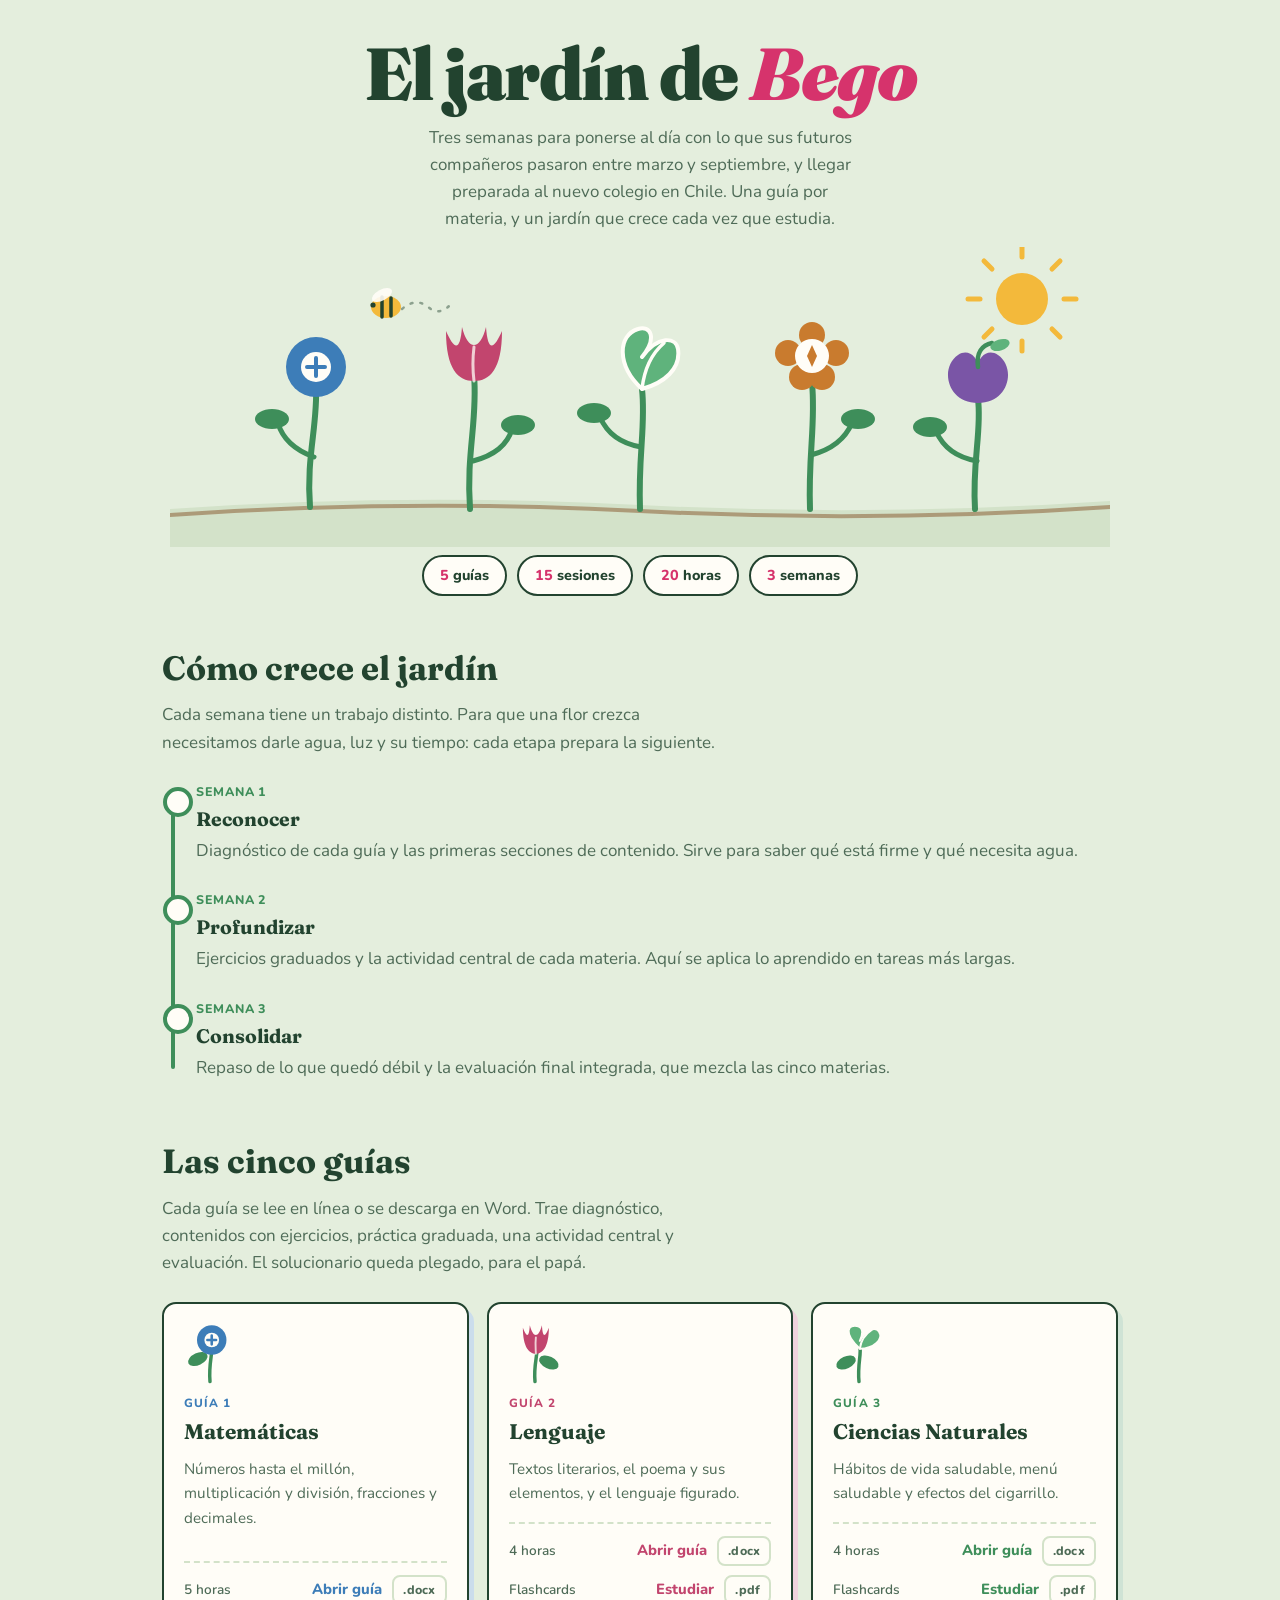
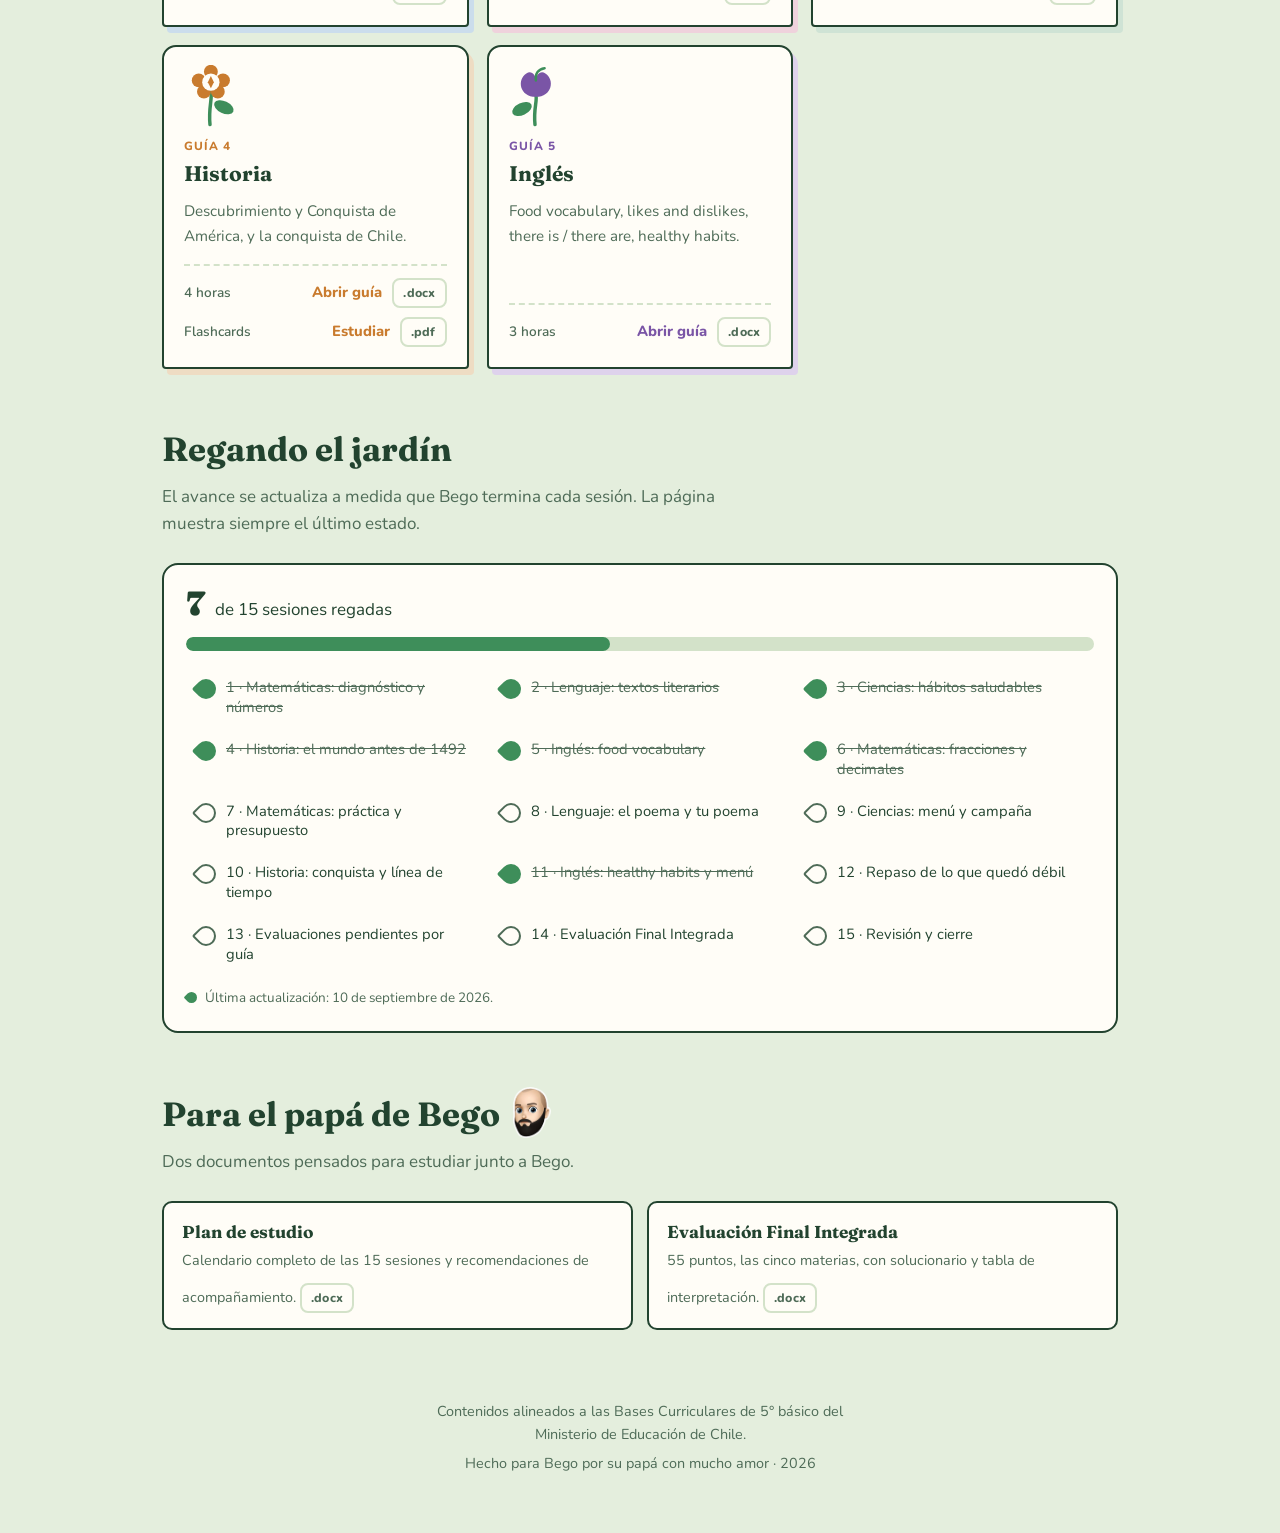
<file: index.html>
<!DOCTYPE html>
<html lang="es-CL">
<head>
<meta charset="utf-8">
<meta name="viewport" content="width=device-width, initial-scale=1">
<meta name="robots" content="noindex, nofollow">
<title>El jardín de Bego · Repaso de 5° básico</title>
<link rel="icon" href="data:image/svg+xml,%3Csvg xmlns=%22http://www.w3.org/2000/svg%22 viewBox=%220 0 100 100%22%3E%3Ctext y=%22.9em%22 font-size=%2290%22%3E🌷%3C/text%3E%3C/svg%3E">
<link rel="preconnect" href="https://fonts.googleapis.com">
<link rel="preconnect" href="https://fonts.gstatic.com" crossorigin>
<link href="https://fonts.googleapis.com/css2?family=Fraunces:opsz,wght@9..144,500;9..144,700;9..144,900&family=Nunito:wght@400;600;800&display=swap" rel="stylesheet">
<style>
:root{
  --pasto:#E4EEDD;
  --pasto-hondo:#D3E2C9;
  --tinta:#22432F;
  --tinta-suave:#4E6B57;
  --papel:#FFFDF7;
  --begonia:#D6336C;
  --sol:#F3B93B;
  --tierra:#8C6239;

  --mate:#3D7DB8;
  --leng:#C2456E;
  --cien:#3E8E5A;
  --hist:#C97B2E;
  --ingl:#7A55A6;

  --display:"Fraunces",Georgia,"Times New Roman",serif;
  --texto:"Nunito","Trebuchet MS",Verdana,sans-serif;
}

*{box-sizing:border-box}
html{scroll-behavior:smooth}
body{
  margin:0;
  background:var(--pasto);
  color:var(--tinta);
  font-family:var(--texto);
  font-size:17px;
  line-height:1.6;
  -webkit-font-smoothing:antialiased;
}
.envoltura{max-width:1000px;margin:0 auto;padding:0 22px}

/* ---------- portada ---------- */
.portada{padding:38px 0 8px;text-align:center}
.portada h1{
  font-family:var(--display);
  font-weight:900;
  font-size:clamp(2rem,8.4vw,4.6rem);
  line-height:.98;
  overflow-wrap:break-word;
  margin:0 0 14px;
  letter-spacing:-.02em;
}
.portada h1 em{font-style:italic;color:var(--begonia)}
.bajada{
  max-width:44ch;margin:0 auto;font-size:1.06rem;color:var(--tinta-suave);
}
.jardin{display:block;width:100%;height:auto;margin:14px auto 0;max-width:940px}

/* ---------- franja de datos ---------- */
.franja{
  display:flex;flex-wrap:wrap;justify-content:center;gap:10px;
  margin:0 0 46px;
}
.dato{
  background:var(--papel);
  border:2px solid var(--tinta);
  border-radius:999px;
  padding:7px 16px;
  font-weight:800;
  font-size:.9rem;
}
.dato span{color:var(--begonia)}

/* ---------- títulos de sección ---------- */
.seccion{margin:0 0 54px}
.seccion > h2{
  font-family:var(--display);
  font-weight:700;
  font-size:clamp(1.5rem,4vw,2.1rem);
  margin:0 0 6px;
}
.seccion > p.intro{margin:0 0 26px;color:var(--tinta-suave);max-width:56ch}

/* ---------- las tres semanas ---------- */
.semanas{list-style:none;margin:0;padding:0 0 0 34px;position:relative}
.semanas::before{
  content:"";position:absolute;left:9px;top:12px;bottom:12px;width:4px;
  background:var(--cien);border-radius:2px;
}
.semana{position:relative;padding:0 0 26px}
.semana:last-child{padding-bottom:0}
.semana::before{
  content:"";position:absolute;left:-33px;top:5px;width:22px;height:22px;
  border-radius:50%;background:var(--papel);border:4px solid var(--cien);
}
.semana h3{
  font-family:var(--display);font-size:1.22rem;font-weight:700;margin:0 0 2px;
}
.semana h3 small{
  display:block;font-family:var(--texto);font-size:.78rem;font-weight:800;
  letter-spacing:.06em;color:var(--cien);text-transform:uppercase;margin-bottom:2px;
}
.semana p{margin:0;color:var(--tinta-suave)}

/* ---------- fichas de guía ---------- */
.huerto{
  display:grid;gap:18px;
  grid-template-columns:repeat(auto-fit,minmax(270px,1fr));
}
.ficha{
  display:flex;flex-direction:column;
  background:var(--papel);
  border:2px solid var(--tinta);
  border-radius:14px 14px 4px 4px;
  padding:18px 20px 20px;
  text-decoration:none;color:inherit;
  box-shadow:5px 6px 0 var(--sombra,var(--pasto-hondo));
  transition:transform .16s ease, box-shadow .16s ease;
}
.ficha:hover,.ficha:focus-visible{
  transform:translate(-2px,-3px);
  box-shadow:8px 10px 0 var(--sombra,var(--pasto-hondo));
}
.ficha svg{
  width:52px;height:62px;margin-bottom:10px;
  transform-origin:50% 100%;
  animation:mecer 4.4s ease-in-out infinite;
}
/* cada planta se mece a su propio ritmo: los retrasos negativos las desfasan de entrada */
.f-mate svg{animation-delay:-0.0s;animation-duration:4.4s}
.f-leng svg{animation-delay:-0.9s;animation-duration:5.0s}
.f-cien svg{animation-delay:-1.8s;animation-duration:4.1s}
.f-hist svg{animation-delay:-2.6s;animation-duration:4.7s}
.f-ingl svg{animation-delay:-3.4s;animation-duration:5.3s}
/* al pasar el cursor la planta se anima más */
.ficha:hover svg,.ficha:focus-within svg{animation-duration:1.15s}
@keyframes mecer{
  0%,100%{transform:rotate(-2.4deg)}
  50%    {transform:rotate(2.4deg)}
}
.ficha .num{
  font-family:var(--texto);font-size:.74rem;font-weight:800;letter-spacing:.09em;
  text-transform:uppercase;color:var(--acento);margin-bottom:2px;
}
.ficha h3{font-family:var(--display);font-size:1.32rem;font-weight:700;margin:0 0 8px}
.ficha p{margin:0 0 16px;font-size:.95rem;color:var(--tinta-suave);flex:1}
.ficha .pie{
  display:flex;align-items:center;justify-content:space-between;gap:12px;
  border-top:2px dashed var(--pasto-hondo);padding-top:12px;
}
.ficha .horas{font-size:.85rem;font-weight:600;color:var(--tinta-suave)}
.ficha .abrir{
  font-weight:800;font-size:.92rem;color:var(--acento);
}
.ficha .extras{
  display:flex;align-items:center;justify-content:space-between;gap:10px;
  flex-wrap:wrap;margin-top:9px;
}
.ficha .extras .abrir{
  position:relative;z-index:1;text-decoration:none;white-space:nowrap;
}
.ficha .extras .abrir:hover,.ficha .extras .abrir:focus-visible{text-decoration:underline}
.ficha .acciones{flex-wrap:wrap;justify-content:flex-end}
.f-mate{--acento:var(--mate);--sombra:#CBDDEC}
.f-leng{--acento:var(--leng);--sombra:#EFD2DC}
.f-cien{--acento:var(--cien);--sombra:#CFE3D5}
.f-hist{--acento:var(--hist);--sombra:#EEDCC3}
.f-ingl{--acento:var(--ingl);--sombra:#DED2EC}

/* ---------- riego / progreso ---------- */
.riego{
  background:var(--papel);border:2px solid var(--tinta);border-radius:16px;
  padding:22px 22px 24px;
}
.marcador{
  display:flex;align-items:baseline;gap:10px;flex-wrap:wrap;margin-bottom:4px;
}
.marcador strong{font-family:var(--display);font-size:2.1rem;font-weight:900;line-height:1}
.barra{
  height:14px;background:var(--pasto-hondo);border-radius:999px;overflow:hidden;margin:14px 0 20px;
}
.barra i{display:block;height:100%;width:0;background:var(--cien);border-radius:999px;transition:width .3s ease}
.sesiones{list-style:none;margin:0;padding:0;display:grid;gap:8px;
  grid-template-columns:repeat(auto-fill,minmax(240px,1fr));}
.sesiones li{
  display:flex;align-items:flex-start;gap:10px;
  padding:7px 10px;border-radius:9px;font-size:.92rem;line-height:1.35;
}
.sesiones .gota{
  flex:0 0 auto;width:20px;height:20px;margin:1px 0 0;
  border:2px solid var(--tinta-suave);
  border-radius:50% 50% 50% 2px;transform:rotate(45deg);background:transparent;
}
.sesiones li.hecha .gota{background:var(--cien);border-color:var(--cien)}
.sesiones li.hecha .rotulo{text-decoration:line-through;color:var(--tinta-suave)}
.oculto{
  position:absolute;width:1px;height:1px;padding:0;margin:-1px;
  overflow:hidden;clip:rect(0 0 0 0);white-space:nowrap;border:0;
}
.guardado{
  display:flex;align-items:center;gap:8px;flex-wrap:wrap;
  margin:16px 0 0;font-size:.84rem;color:var(--tinta-suave);line-height:1.45;
}
.guardado::before{
  content:"";flex:0 0 auto;width:11px;height:11px;border-radius:50% 50% 50% 1px;
  transform:rotate(45deg);background:var(--cien);
}
.guardado.sin-memoria{color:var(--begonia)}
.guardado.sin-memoria::before{background:var(--begonia)}

.avatar{
  height:1.5em;width:auto;vertical-align:-.34em;margin-left:.18em;
}
/* ---------- estante del adulto ---------- */
.estante{
  display:grid;gap:14px;grid-template-columns:repeat(auto-fit,minmax(260px,1fr));
}
.doc{
  display:block;background:var(--papel);border:2px solid var(--tinta);
  border-radius:10px;padding:15px 18px;text-decoration:none;color:inherit;
}
.doc:hover,.doc:focus-visible{background:#fff;border-color:var(--begonia)}
.doc strong{display:block;font-family:var(--display);font-size:1.08rem}
.doc span{font-size:.9rem;color:var(--tinta-suave)}

/* ---------- enlace de tapa + descarga ---------- */
.ficha,.doc{position:relative}
.ficha h3 a.tapa,.doc strong a.tapa{color:inherit;text-decoration:none}
.ficha h3 a.tapa::after,.doc strong a.tapa::after{
  content:"";position:absolute;inset:0;border-radius:inherit;
}
.ficha .acciones{display:flex;align-items:center;gap:10px}
.bajar{
  position:relative;z-index:1;
  font-size:.78rem;font-weight:800;letter-spacing:.02em;
  color:var(--tinta-suave);text-decoration:none;white-space:nowrap;
  border:2px solid var(--pasto-hondo);border-radius:8px;
  padding:3px 9px;background:var(--papel);
}
.bajar:hover,.bajar:focus-visible{border-color:var(--acento,var(--begonia));color:var(--acento,var(--begonia))}
.doc .bajar{display:inline-block;margin-top:10px}

/* ---------- cierre ---------- */
.cierre{
  text-align:center;padding:16px 0 52px;color:var(--tinta-suave);font-size:.9rem;
}
.cierre p{max-width:50ch;margin:0 auto 6px}
.nota{
  background:var(--pasto-hondo);border-radius:12px;padding:14px 18px;
  font-size:.88rem;color:var(--tinta);margin:0 auto 26px;max-width:62ch;text-align:left;
}

a:focus-visible,.ficha:focus-visible{outline:3px solid var(--begonia);outline-offset:3px}

/* ---------- una sola animación de entrada ---------- */
.tallo{stroke-dasharray:200;stroke-dashoffset:200;animation:crecer 1.15s ease-out forwards}
.flor{transform-origin:center;opacity:0;animation:brotar .5s cubic-bezier(.34,1.56,.64,1) forwards}
.t2{animation-delay:.12s}.t3{animation-delay:.24s}.t4{animation-delay:.36s}.t5{animation-delay:.48s}
.b1{animation-delay:.85s}.b2{animation-delay:.97s}.b3{animation-delay:1.09s}.b4{animation-delay:1.21s}.b5{animation-delay:1.33s}
@keyframes crecer{to{stroke-dashoffset:0}}
@keyframes brotar{from{opacity:0;transform:scale(.2)}to{opacity:1;transform:scale(1)}}

/* las plantas del dibujo se mecen con el viento, cada una a su ritmo.
   El retraso deja que primero terminen de crecer. */
.planta{animation:viento 5.4s ease-in-out infinite}
.p1{transform-origin:140px 260px;animation-duration:5.2s;animation-delay:1.60s}
.p2{transform-origin:300px 262px;animation-duration:6.1s;animation-delay:1.75s}
.p3{transform-origin:470px 262px;animation-duration:4.8s;animation-delay:1.90s}
.p4{transform-origin:640px 262px;animation-duration:5.6s;animation-delay:2.05s}
.p5{transform-origin:805px 262px;animation-duration:6.4s;animation-delay:2.20s}
@keyframes viento{
  0%,100%{transform:rotate(0deg)}
  25%     {transform:rotate(1.9deg)}
  55%     {transform:rotate(-1.6deg)}
  78%     {transform:rotate(1.1deg)}
}
/* el sol gira despacio y respira; la abeja vuela y aletea */
.rayos{
  transform-origin:852px 52px;
  animation:girar 34s linear infinite;
}
.disco{
  transform-origin:852px 52px;
  animation:respirar 5.5s ease-in-out infinite;
}
.abeja{
  animation:volar 9s ease-in-out infinite;
  animation-delay:1.9s;
}
.ala{
  transform-box:fill-box;transform-origin:88% 62%;
  animation:aletear .22s ease-in-out infinite alternate;
  animation-delay:1.9s;
}
@keyframes girar{to{transform:rotate(360deg)}}
@keyframes respirar{50%{transform:scale(1.06)}}
@keyframes volar{
  0%,100%{transform:translate(0,0) rotate(0deg)}
  22%    {transform:translate(16px,-11px) rotate(-4deg)}
  48%    {transform:translate(30px,3px) rotate(3deg)}
  74%    {transform:translate(11px,-6px) rotate(-2deg)}
}
@keyframes aletear{from{transform:scaleY(1)}to{transform:scaleY(.45)}}

@media (prefers-reduced-motion:reduce){
  .tallo{stroke-dashoffset:0;animation:none}
  .flor{opacity:1;animation:none}
  .rayos,.disco,.abeja,.ala,.planta{animation:none}
  .ficha svg{animation:none}
  *{transition:none!important}
  html{scroll-behavior:auto}
}
@media (max-width:520px){
  body{font-size:16px}
  .ficha{border-radius:12px 12px 4px 4px}
}
</style>
</head>
<body>

<header class="portada envoltura">
  <h1>El jardín de <em>Bego</em></h1>
  <p class="bajada">Tres semanas para ponerse al día con lo que sus futuros compañeros pasaron entre marzo y septiembre, y llegar preparada al nuevo colegio en Chile. Una guía por materia, y un jardín que crece cada vez que estudia.</p>

  <svg class="jardin" viewBox="0 0 940 300" role="img" aria-label="Ilustración de un jardín con cinco plantas, una por cada materia">
    <!-- sol -->
    <g class="flor b1">
      <circle class="disco" cx="852" cy="52" r="26" fill="#F3B93B"/>
      <g class="rayos" stroke="#F3B93B" stroke-width="5" stroke-linecap="round">
        <line x1="852" y1="10" x2="852" y2="0"/><line x1="894" y1="52" x2="906" y2="52"/>
        <line x1="882" y1="22" x2="890" y2="14"/><line x1="882" y1="82" x2="890" y2="90"/>
        <line x1="822" y1="22" x2="814" y2="14"/><line x1="810" y1="52" x2="798" y2="52"/>
        <line x1="852" y1="94" x2="852" y2="104"/><line x1="822" y1="82" x2="814" y2="90"/>
      </g>
    </g>

    <!-- tierra -->
    <path d="M0 262 Q235 246 470 258 T940 254 L940 300 L0 300 Z" fill="#D3E2C9"/>
    <path d="M0 268 Q235 252 470 264 T940 260" fill="none" stroke="#8C6239" stroke-width="4" stroke-linecap="round" opacity=".55"/>

    <!-- planta 1 · matemáticas -->
    <g class="planta p1">
      <path class="tallo" d="M140 260 C136 210 148 178 146 138" fill="none" stroke="#3E8E5A" stroke-width="6" stroke-linecap="round"/>
      <path class="tallo t2" d="M144 210 C122 202 112 190 108 176" fill="none" stroke="#3E8E5A" stroke-width="5" stroke-linecap="round"/>
      <ellipse class="flor b1" cx="102" cy="172" rx="17" ry="10" fill="#3E8E5A" transform="rotate(-24 102 172)"/>
      <g class="flor b1">
        <circle cx="146" cy="120" r="30" fill="#3D7DB8"/>
        <circle cx="146" cy="120" r="15" fill="#FFFDF7"/>
        <path d="M146 111 v18 M137 120 h18" stroke="#3D7DB8" stroke-width="4" stroke-linecap="round"/>
      </g>
    </g>

    <!-- planta 2 · lenguaje -->
    <g class="planta p2">
      <path class="tallo t2" d="M300 262 C296 206 308 172 304 128" fill="none" stroke="#3E8E5A" stroke-width="6" stroke-linecap="round"/>
      <path class="tallo t3" d="M303 214 C326 208 338 196 342 182" fill="none" stroke="#3E8E5A" stroke-width="5" stroke-linecap="round"/>
      <ellipse class="flor b2" cx="348" cy="178" rx="17" ry="10" fill="#3E8E5A" transform="rotate(22 348 178)"/>
      <g class="flor b2">
        <path d="M276 84 C276 122 288 134 304 134 C320 134 332 122 332 84 C324 102 318 106 316 80 C310 104 298 104 292 80 C290 106 284 102 276 84 Z" fill="#C2456E"/>
        <path d="M304 100 C302 116 303 126 304 134" fill="none" stroke="#FFFDF7" stroke-width="3" stroke-linecap="round" opacity=".75"/>
      </g>
    </g>

    <!-- planta 3 · ciencias -->
    <g class="planta p3">
      <path class="tallo t3" d="M470 262 C468 208 476 178 472 142" fill="none" stroke="#3E8E5A" stroke-width="6" stroke-linecap="round"/>
      <path class="tallo t4" d="M471 200 C448 196 436 184 430 170" fill="none" stroke="#3E8E5A" stroke-width="5" stroke-linecap="round"/>
      <ellipse class="flor b3" cx="424" cy="166" rx="17" ry="10" fill="#3E8E5A" transform="rotate(-24 424 166)"/>
      <g class="flor b3">
        <path d="M472 142 C446 118 448 88 468 82 C480 78 488 90 472 110 C488 88 506 90 508 102 C511 122 494 136 472 142 Z" fill="#5FB37C" stroke="#FFFDF7" stroke-width="4" stroke-linejoin="round"/>
        <path d="M472 142 C474 124 480 108 494 96" fill="none" stroke="#FFFDF7" stroke-width="3.5" stroke-linecap="round"/>
      </g>
    </g>

    <!-- planta 4 · historia -->
    <g class="planta p4">
      <path class="tallo t4" d="M640 262 C638 208 646 176 642 136" fill="none" stroke="#3E8E5A" stroke-width="6" stroke-linecap="round"/>
      <path class="tallo t5" d="M641 208 C664 202 676 190 682 176" fill="none" stroke="#3E8E5A" stroke-width="5" stroke-linecap="round"/>
      <ellipse class="flor b4" cx="688" cy="172" rx="17" ry="10" fill="#3E8E5A" transform="rotate(22 688 172)"/>
      <g class="flor b4">
        <g fill="#C97B2E">
          <circle cx="642" cy="88" r="13"/><circle cx="666" cy="106" r="13"/>
          <circle cx="618" cy="106" r="13"/><circle cx="652" cy="130" r="13"/><circle cx="632" cy="130" r="13"/>
        </g>
        <circle cx="642" cy="109" r="17" fill="#FFFDF7"/>
        <path d="M642 98 l5 11 -5 11 -5 -11 Z" fill="#C97B2E"/>
      </g>
    </g>

    <!-- planta 5 · inglés -->
    <g class="planta p5">
      <path class="tallo t5" d="M805 262 C802 214 812 184 808 152" fill="none" stroke="#3E8E5A" stroke-width="6" stroke-linecap="round"/>
      <path class="tallo t5" d="M807 214 C784 210 772 198 766 184" fill="none" stroke="#3E8E5A" stroke-width="5" stroke-linecap="round"/>
      <ellipse class="flor b5" cx="760" cy="180" rx="17" ry="10" fill="#3E8E5A" transform="rotate(-24 760 180)"/>
      <g class="flor b5">
        <path d="M808 156 C776 156 770 120 788 108 C798 101 808 110 808 120 C808 110 818 101 828 108 C846 120 840 156 808 156 Z" fill="#7A55A6"/>
        <path d="M808 120 C806 106 812 98 822 96" fill="none" stroke="#3E8E5A" stroke-width="4.5" stroke-linecap="round"/>
        <ellipse cx="830" cy="98" rx="10" ry="5.5" fill="#5FB37C" transform="rotate(-18 830 98)"/>
      </g>
    </g>

    <!-- abeja -->
    <g class="flor b5">
      <g class="abeja">
        <path class="estela" d="M232 62 q14 -12 26 -2 q12 10 24 -4" fill="none" stroke="#22432F" stroke-width="2.5" stroke-linecap="round" stroke-dasharray="2 8" opacity=".45"/>
        <ellipse cx="216" cy="60" rx="15" ry="11" fill="#F3B93B"/>
        <path d="M212 50 v20 M221 51 v18" stroke="#22432F" stroke-width="3.5" stroke-linecap="round"/>
        <g class="ala"><ellipse cx="212" cy="48" rx="11" ry="5.5" fill="#FFFDF7" opacity=".9" transform="rotate(-28 212 48)"/></g>
        <circle cx="203" cy="58" r="2.6" fill="#22432F"/>
      </g>
    </g>
  </svg>
</header>

<div class="envoltura">
  <div class="franja">
    <span class="dato"><span>5</span> guías</span>
    <span class="dato"><span>15</span> sesiones</span>
    <span class="dato"><span>20</span> horas</span>
    <span class="dato"><span>3</span> semanas</span>
  </div>
</div>

<main class="envoltura">

  <section class="seccion" id="plan">
    <h2>Cómo crece el jardín</h2>
    <p class="intro">Cada semana tiene un trabajo distinto. Para que una flor crezca necesitamos darle agua, luz y su tiempo: cada etapa prepara la siguiente.</p>
    <ol class="semanas">
      <li class="semana">
        <h3><small>Semana 1</small>Reconocer</h3>
        <p>Diagnóstico de cada guía y las primeras secciones de contenido. Sirve para saber qué está firme y qué necesita agua.</p>
      </li>
      <li class="semana">
        <h3><small>Semana 2</small>Profundizar</h3>
        <p>Ejercicios graduados y la actividad central de cada materia. Aquí se aplica lo aprendido en tareas más largas.</p>
      </li>
      <li class="semana">
        <h3><small>Semana 3</small>Consolidar</h3>
        <p>Repaso de lo que quedó débil y la evaluación final integrada, que mezcla las cinco materias.</p>
      </li>
    </ol>
  </section>

  <section class="seccion" id="guias">
    <h2>Las cinco guías</h2>
    <p class="intro">Cada guía se lee en línea o se descarga en Word. Trae diagnóstico, contenidos con ejercicios, práctica graduada, una actividad central y evaluación. El solucionario queda plegado, para el papá.</p>

    <div class="huerto">

      <article class="ficha f-mate">
        <svg viewBox="0 0 60 70" aria-hidden="true">
          <path d="M30 68 C28 46 34 34 32 22" fill="none" stroke="#3E8E5A" stroke-width="4" stroke-linecap="round"/>
          <ellipse cx="16" cy="42" rx="12" ry="7" fill="#3E8E5A" transform="rotate(-25 16 42)"/>
          <circle cx="32" cy="20" r="17" fill="#3D7DB8"/>
          <circle cx="32" cy="20" r="8.5" fill="#FFFDF7"/>
          <path d="M32 15 v10 M27 20 h10" stroke="#3D7DB8" stroke-width="3" stroke-linecap="round"/>
        </svg>
        <div class="num">Guía 1</div>
        <h3><a class="tapa" href="./01-Matematicas.html">Matemáticas</a></h3>
        <p>Números hasta el millón, multiplicación y división, fracciones y decimales.</p>
        <div class="pie"><span class="horas">5 horas</span><span class="acciones"><span class="abrir">Abrir guía</span><a class="bajar" href="./01-Matematicas.docx" download="El jardin de Bego - 01-Matematicas.docx" aria-label="Descargar la guía en Word">.docx</a></span></div>
      </article>

      <article class="ficha f-leng">
        <svg viewBox="0 0 60 70" aria-hidden="true">
          <path d="M30 68 C28 48 34 36 32 26" fill="none" stroke="#3E8E5A" stroke-width="4" stroke-linecap="round"/>
          <ellipse cx="46" cy="46" rx="12" ry="7" fill="#3E8E5A" transform="rotate(25 46 46)"/>
          <path d="M16 6 C16 28 23 36 31 36 C39 36 46 28 46 6 C42 16 39 19 38 3 C34 18 28 18 24 3 C23 19 20 16 16 6 Z" fill="#C2456E"/>
          <path d="M31 17 C30 26 31 32 31 36" fill="none" stroke="#FFFDF7" stroke-width="2.2" stroke-linecap="round" opacity=".75"/>
        </svg>
        <div class="num">Guía 2</div>
        <h3><a class="tapa" href="./02-Lenguaje.html">Lenguaje</a></h3>
        <p>Textos literarios, el poema y sus elementos, y el lenguaje figurado.</p>
        <div class="pie"><span class="horas">4 horas</span><span class="acciones"><span class="abrir">Abrir guía</span><a class="bajar" href="./02-Lenguaje.docx" download="El jardin de Bego - 02-Lenguaje.docx" aria-label="Descargar la guía en Word">.docx</a></span></div>
        <div class="extras"><span class="horas">Flashcards</span><span class="acciones"><a class="abrir" href="./flashcards-02-Lenguaje.html">Estudiar</a><a class="bajar" href="./flashcards-02-Lenguaje.pdf" download="El jardin de Bego - Flashcards Lenguaje.pdf" aria-label="Descargar las flashcards para imprimir">.pdf</a></span></div>
      </article>

      <article class="ficha f-cien">
        <svg viewBox="0 0 60 70" aria-hidden="true">
          <path d="M30 68 C28 48 33 36 31 28" fill="none" stroke="#3E8E5A" stroke-width="4" stroke-linecap="round"/>
          <ellipse cx="15" cy="46" rx="12" ry="7" fill="#3E8E5A" transform="rotate(-25 15 46)"/>
          <path d="M31 30 C11 12 17 1 29 4 C36 6 34 15 31 21 C36 11 48 3 53 10 C59 19 47 30 31 30 Z" fill="#5FB37C" stroke="#FFFDF7" stroke-width="2.4" stroke-linejoin="round"/>
          <path d="M31 30 C32 22 36 14 45 8" fill="none" stroke="#FFFDF7" stroke-width="2.2" stroke-linecap="round"/>
        </svg>
        <div class="num">Guía 3</div>
        <h3><a class="tapa" href="./03-Ciencias.html">Ciencias Naturales</a></h3>
        <p>Hábitos de vida saludable, menú saludable y efectos del cigarrillo.</p>
        <div class="pie"><span class="horas">4 horas</span><span class="acciones"><span class="abrir">Abrir guía</span><a class="bajar" href="./03-Ciencias.docx" download="El jardin de Bego - 03-Ciencias.docx" aria-label="Descargar la guía en Word">.docx</a></span></div>
        <div class="extras"><span class="horas">Flashcards</span><span class="acciones"><a class="abrir" href="./flashcards-03-Ciencias.html">Estudiar</a><a class="bajar" href="./flashcards-03-Ciencias.pdf" download="El jardin de Bego - Flashcards Ciencias.pdf" aria-label="Descargar las flashcards para imprimir">.pdf</a></span></div>
      </article>

      <article class="ficha f-hist">
        <svg viewBox="0 0 60 70" aria-hidden="true">
          <path d="M30 68 C28 48 33 38 31 30" fill="none" stroke="#3E8E5A" stroke-width="4" stroke-linecap="round"/>
          <ellipse cx="46" cy="48" rx="12" ry="7" fill="#3E8E5A" transform="rotate(25 46 48)"/>
          <g fill="#C97B2E">
            <circle cx="31" cy="7" r="8"/><circle cx="45" cy="17" r="8"/>
            <circle cx="17" cy="17" r="8"/><circle cx="39" cy="30" r="8"/><circle cx="23" cy="30" r="8"/>
          </g>
          <circle cx="31" cy="19" r="10" fill="#FFFDF7"/>
          <path d="M31 12 l3.5 7 -3.5 7 -3.5 -7 Z" fill="#C97B2E"/>
        </svg>
        <div class="num">Guía 4</div>
        <h3><a class="tapa" href="./04-Historia.html">Historia</a></h3>
        <p>Descubrimiento y Conquista de América, y la conquista de Chile.</p>
        <div class="pie"><span class="horas">4 horas</span><span class="acciones"><span class="abrir">Abrir guía</span><a class="bajar" href="./04-Historia.docx" download="El jardin de Bego - 04-Historia.docx" aria-label="Descargar la guía en Word">.docx</a></span></div>
        <div class="extras"><span class="horas">Flashcards</span><span class="acciones"><a class="abrir" href="./flashcards-04-Historia.html">Estudiar</a><a class="bajar" href="./flashcards-04-Historia.pdf" download="El jardin de Bego - Flashcards Historia.pdf" aria-label="Descargar las flashcards para imprimir">.pdf</a></span></div>
      </article>

      <article class="ficha f-ingl">
        <svg viewBox="0 0 60 70" aria-hidden="true">
          <path d="M30 68 C28 50 33 40 31 34" fill="none" stroke="#3E8E5A" stroke-width="4" stroke-linecap="round"/>
          <ellipse cx="15" cy="50" rx="12" ry="7" fill="#3E8E5A" transform="rotate(-25 15 50)"/>
          <path d="M31 36 C12 36 9 16 20 9 C26 5 31 11 31 17 C31 11 36 5 42 9 C53 16 50 36 31 36 Z" fill="#7A55A6"/>
          <path d="M31 17 C30 9 34 4 41 3" fill="none" stroke="#3E8E5A" stroke-width="3" stroke-linecap="round"/>
        </svg>
        <div class="num">Guía 5</div>
        <h3><a class="tapa" href="./05-Ingles.html">Inglés</a></h3>
        <p>Food vocabulary, likes and dislikes, there is / there are, healthy habits.</p>
        <div class="pie"><span class="horas">3 horas</span><span class="acciones"><span class="abrir">Abrir guía</span><a class="bajar" href="./05-Ingles.docx" download="El jardin de Bego - 05-Ingles.docx" aria-label="Descargar la guía en Word">.docx</a></span></div>
      </article>

    </div>
  </section>

  <section class="seccion" id="riego">
    <h2>Regando el jardín</h2>
    <p class="intro">El avance se actualiza a medida que Bego termina cada sesión. La página muestra siempre el último estado.</p>

    <div class="riego">
      <div class="marcador">
        <strong id="cuenta">0</strong>
        <span>de 15 sesiones regadas</span>
      </div>
      <div class="barra"><i id="avance"></i></div>

      <ul class="sesiones" id="lista">
        <li data-s="1"><span class="gota" aria-hidden="true"></span><span class="rotulo">1 · Matemáticas: diagnóstico y números</span></li>
        <li data-s="2"><span class="gota" aria-hidden="true"></span><span class="rotulo">2 · Lenguaje: textos literarios</span></li>
        <li data-s="3"><span class="gota" aria-hidden="true"></span><span class="rotulo">3 · Ciencias: hábitos saludables</span></li>
        <li data-s="4"><span class="gota" aria-hidden="true"></span><span class="rotulo">4 · Historia: el mundo antes de 1492</span></li>
        <li data-s="5"><span class="gota" aria-hidden="true"></span><span class="rotulo">5 · Inglés: food vocabulary</span></li>
        <li data-s="6"><span class="gota" aria-hidden="true"></span><span class="rotulo">6 · Matemáticas: fracciones y decimales</span></li>
        <li data-s="7"><span class="gota" aria-hidden="true"></span><span class="rotulo">7 · Matemáticas: práctica y presupuesto</span></li>
        <li data-s="8"><span class="gota" aria-hidden="true"></span><span class="rotulo">8 · Lenguaje: el poema y tu poema</span></li>
        <li data-s="9"><span class="gota" aria-hidden="true"></span><span class="rotulo">9 · Ciencias: menú y campaña</span></li>
        <li data-s="10"><span class="gota" aria-hidden="true"></span><span class="rotulo">10 · Historia: conquista y línea de tiempo</span></li>
        <li data-s="11"><span class="gota" aria-hidden="true"></span><span class="rotulo">11 · Inglés: healthy habits y menú</span></li>
        <li data-s="12"><span class="gota" aria-hidden="true"></span><span class="rotulo">12 · Repaso de lo que quedó débil</span></li>
        <li data-s="13"><span class="gota" aria-hidden="true"></span><span class="rotulo">13 · Evaluaciones pendientes por guía</span></li>
        <li data-s="14"><span class="gota" aria-hidden="true"></span><span class="rotulo">14 · Evaluación Final Integrada</span></li>
        <li data-s="15"><span class="gota" aria-hidden="true"></span><span class="rotulo">15 · Revisión y cierre</span></li>
      </ul>
      <p class="guardado" id="estado" role="status"></p>
    </div>
  </section>

  <section class="seccion" id="adulto">
    <h2>Para el papá de Bego <img class="avatar" src="./papa.png" width="85" height="112" alt="" loading="lazy"></h2>
    <p class="intro">Dos documentos pensados para estudiar junto a Bego.</p>
    <div class="estante">
      <div class="doc">
        <strong><a class="tapa" href="./00-Plan-de-estudio.html">Plan de estudio</a></strong>
        <span>Calendario completo de las 15 sesiones y recomendaciones de acompañamiento.</span>
        <a class="bajar" href="./00-Plan-de-estudio.docx" download="El jardin de Bego - 00-Plan-de-estudio.docx" aria-label="Descargar en Word">.docx</a>
      </div>
      <div class="doc">
        <strong><a class="tapa" href="./06-Evaluacion-final.html">Evaluación Final Integrada</a></strong>
        <span>55 puntos, las cinco materias, con solucionario y tabla de interpretación.</span>
        <a class="bajar" href="./06-Evaluacion-final.docx" download="El jardin de Bego - 06-Evaluacion-final.docx" aria-label="Descargar en Word">.docx</a>
      </div>
    </div>
  </section>

</main>

<footer class="cierre envoltura">
  <p>Contenidos alineados a las Bases Curriculares de 5° básico del Ministerio de Educación de Chile.</p>
  <p>Hecho para Bego por su papá con mucho amor · 2026</p>
</footer>

<script src="./progreso.js"></script>
<script>
(function(){
  // El avance vive en progreso.js y es de solo lectura: la página no lo modifica.
  var datos = (window.PROGRESO && Array.isArray(window.PROGRESO.sesiones)) ? window.PROGRESO.sesiones : [];
  var items = Array.prototype.slice.call(document.querySelectorAll('#lista li'));
  var hechas = 0;

  items.forEach(function(li){
    if (datos.indexOf(Number(li.dataset.s)) === -1) return;
    li.classList.add('hecha');
    hechas++;
    var aviso = document.createElement('span');
    aviso.className = 'oculto';
    aviso.textContent = ' (completada)';
    li.appendChild(aviso);
  });

  document.getElementById('cuenta').textContent = hechas;
  document.getElementById('avance').style.width = (items.length ? hechas / items.length * 100 : 0) + '%';

  var estado = document.getElementById('estado');
  var iso = window.PROGRESO && window.PROGRESO.actualizado;
  var texto = 'El avance lo actualiza quien acompaña el estudio.';
  if (iso) {
    var d = new Date(iso + 'T12:00:00');
    if (!isNaN(d)) {
      texto = 'Última actualización: ' +
        d.toLocaleDateString('es-CL', { day:'numeric', month:'long', year:'numeric' }) + '.';
    }
  }
  estado.className = 'guardado';
  estado.textContent = texto;
})();
</script>
</body>
</html>
</file>
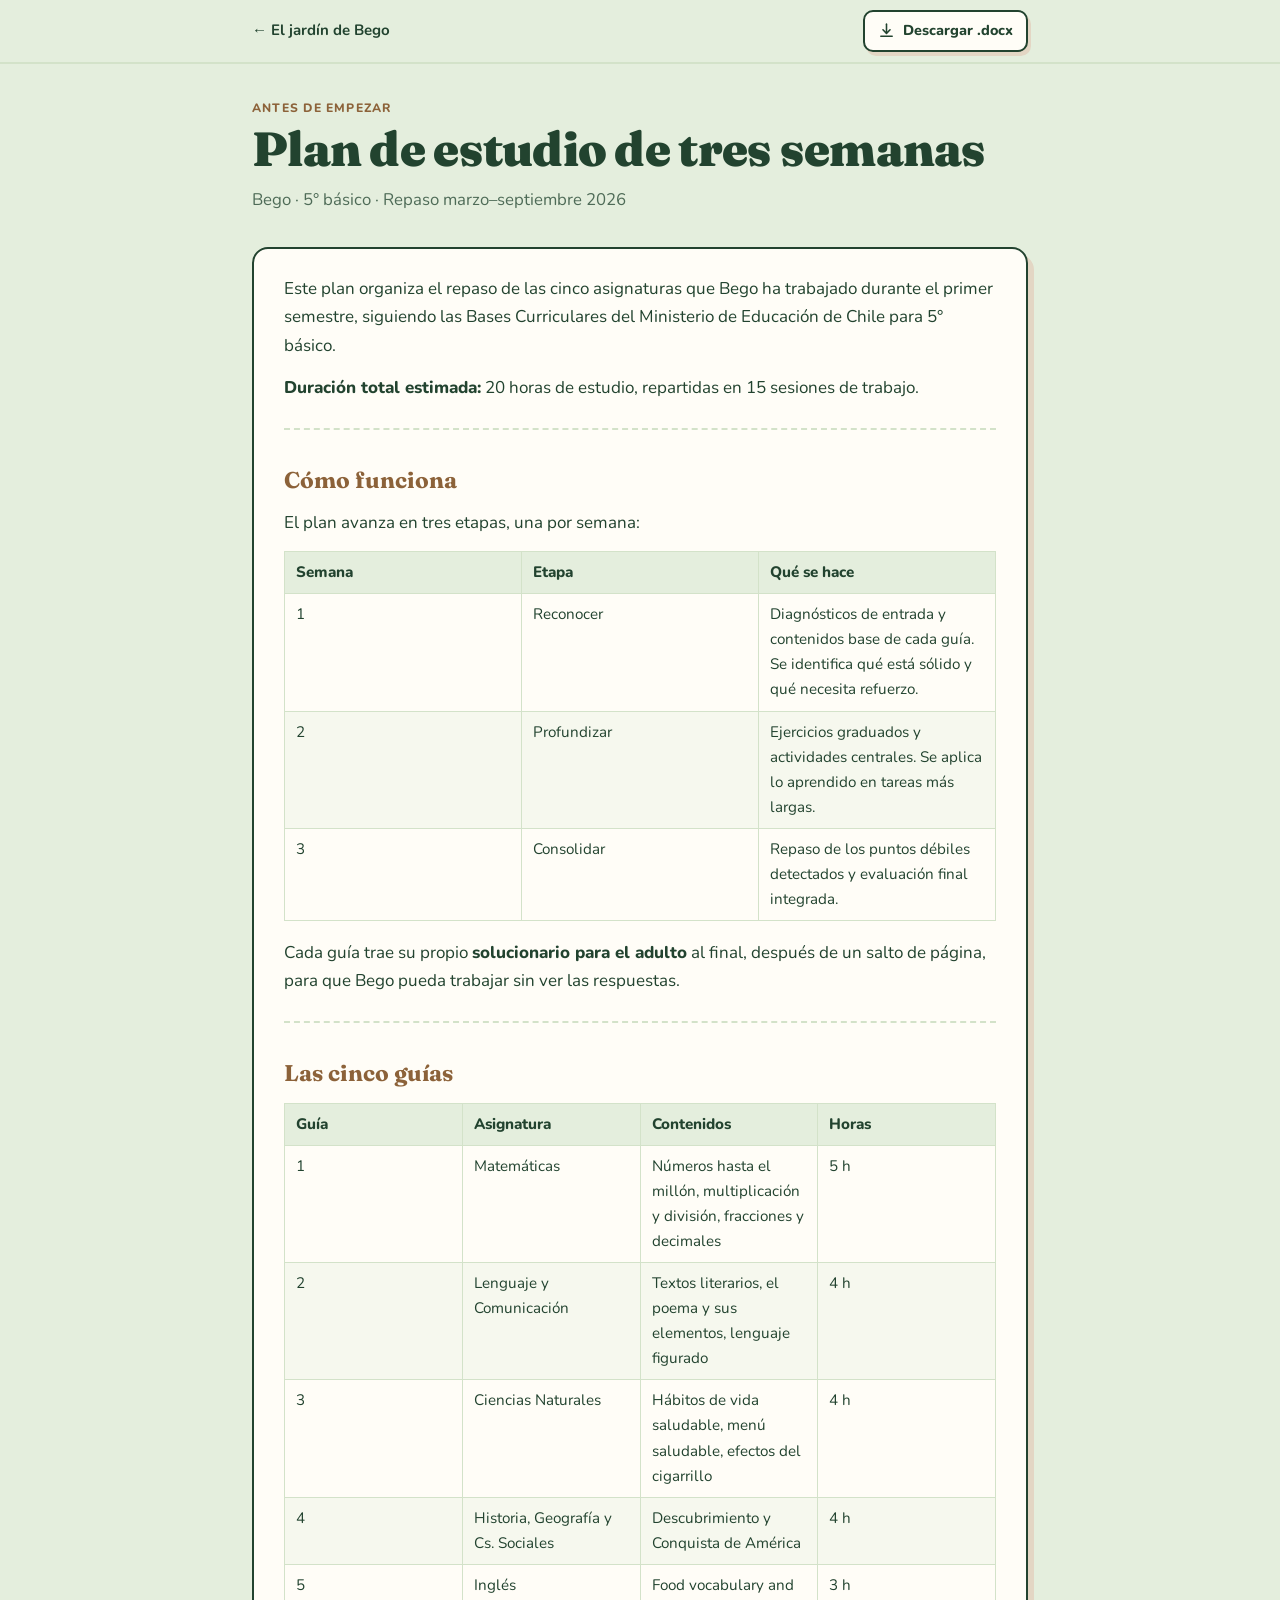
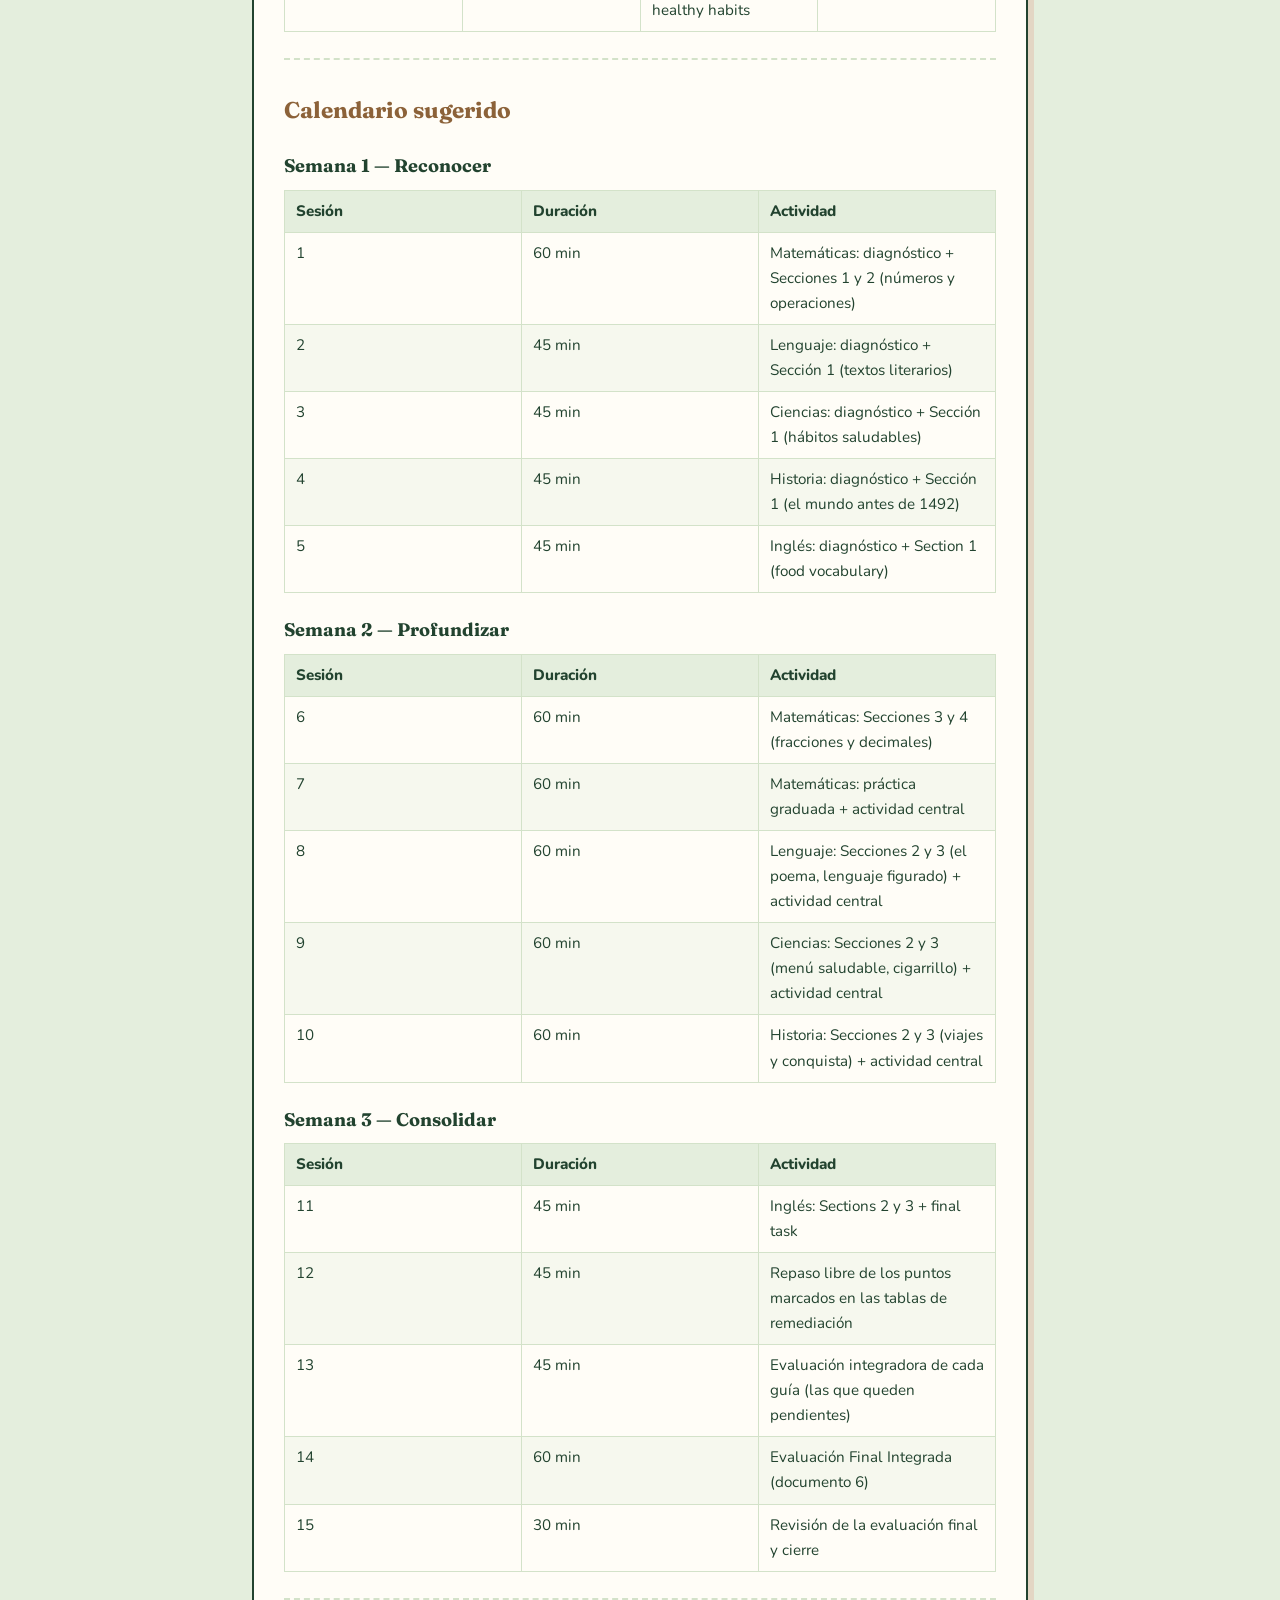
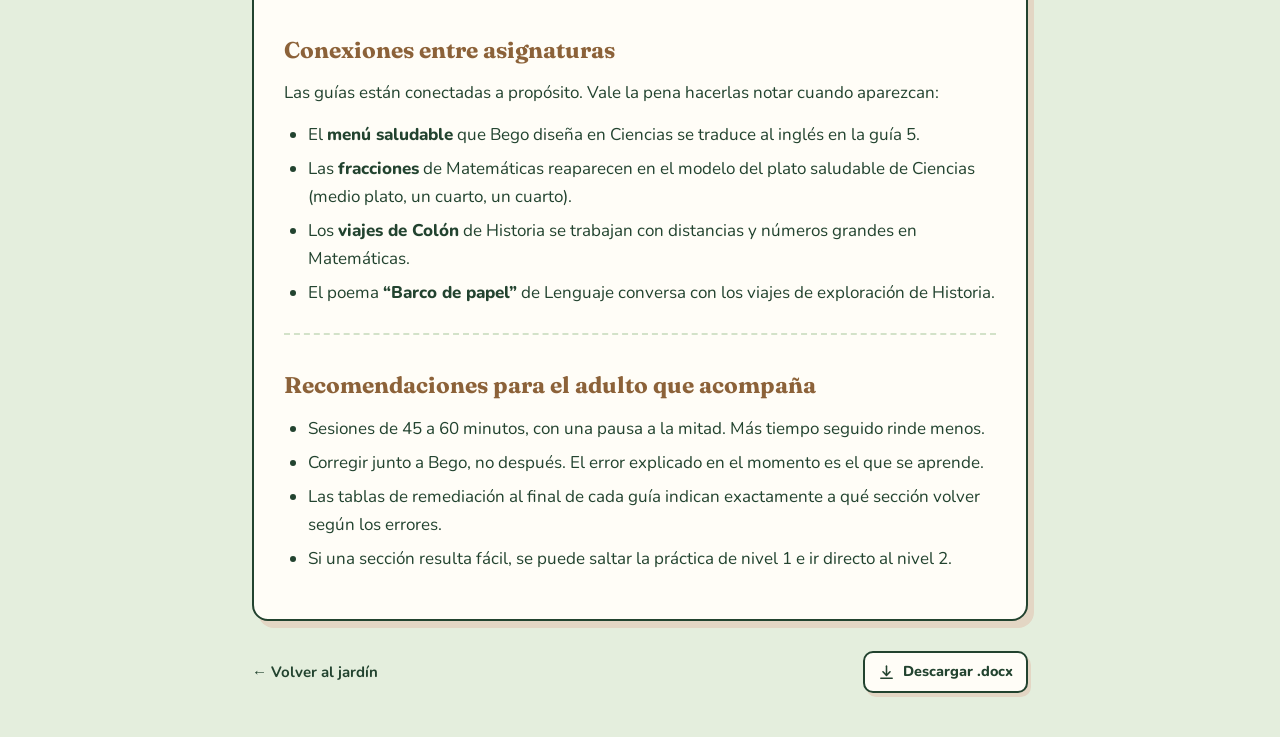
<file: 00-Plan-de-estudio.html>
<!DOCTYPE html>
<html lang="es-CL">
<head>
<meta charset="utf-8">
<meta name="viewport" content="width=device-width, initial-scale=1">
<meta name="robots" content="noindex, nofollow">
<title>Plan de estudio de tres semanas · El jardín de Bego</title>
<link rel="icon" href="data:image/svg+xml,%3Csvg xmlns=%22http://www.w3.org/2000/svg%22 viewBox=%220 0 100 100%22%3E%3Ctext y=%22.9em%22 font-size=%2290%22%3E🌷%3C/text%3E%3C/svg%3E">
<link rel="preconnect" href="https://fonts.googleapis.com">
<link rel="preconnect" href="https://fonts.gstatic.com" crossorigin>
<link href="https://fonts.googleapis.com/css2?family=Fraunces:opsz,wght@9..144,500;9..144,700;9..144,900&family=Nunito:wght@400;600;800&display=swap" rel="stylesheet">
<link rel="stylesheet" href="./guia.css">
</head>
<body class="g-plan">

<header class="barra">
  <div class="envoltura">
    <a class="volver" href="./index.html">&larr; El jardín de Bego</a>
    <a class="descargar" href="./00-Plan-de-estudio.docx" download="El jardin de Bego - 00-Plan-de-estudio.docx"><svg viewBox="0 0 24 24" fill="none" stroke="currentColor" stroke-width="2.2" stroke-linecap="round" stroke-linejoin="round" aria-hidden="true"><path d="M12 3v12"/><path d="m7 11 5 5 5-5"/><path d="M4 20h16"/></svg> Descargar .docx</a>
  </div>
</header>

<main class="envoltura">
  <div class="encabezado">
    <div class="num">Antes de empezar</div>
    <h1>Plan de estudio de tres semanas</h1>
    <p class="lema">Bego · 5° básico · Repaso marzo–septiembre 2026</p>
    
  </div>

  <article class="contenido">
<p>Este plan organiza el repaso de las cinco asignaturas que Bego ha
trabajado durante el primer semestre, siguiendo las Bases Curriculares
del Ministerio de Educación de Chile para 5° básico.</p>
<p><strong>Duración total estimada:</strong> 20 horas de estudio,
repartidas en 15 sesiones de trabajo.</p>
<hr />
<h2 id="cómo-funciona">Cómo funciona</h2>
<p>El plan avanza en tres etapas, una por semana:</p>
<div class="tabla-envoltura"><table>
<colgroup>
<col style="width: 33%" />
<col style="width: 33%" />
<col style="width: 33%" />
</colgroup>
<thead>
<tr class="header">
<th>Semana</th>
<th>Etapa</th>
<th>Qué se hace</th>
</tr>
</thead>
<tbody>
<tr class="odd">
<td>1</td>
<td>Reconocer</td>
<td>Diagnósticos de entrada y contenidos base de cada guía. Se
identifica qué está sólido y qué necesita refuerzo.</td>
</tr>
<tr class="even">
<td>2</td>
<td>Profundizar</td>
<td>Ejercicios graduados y actividades centrales. Se aplica lo aprendido
en tareas más largas.</td>
</tr>
<tr class="odd">
<td>3</td>
<td>Consolidar</td>
<td>Repaso de los puntos débiles detectados y evaluación final
integrada.</td>
</tr>
</tbody>
</table></div>
<p>Cada guía trae su propio <strong>solucionario para el adulto</strong>
al final, después de un salto de página, para que Bego pueda trabajar
sin ver las respuestas.</p>
<hr />
<h2 id="las-cinco-guías">Las cinco guías</h2>
<div class="tabla-envoltura"><table>
<colgroup>
<col style="width: 25%" />
<col style="width: 25%" />
<col style="width: 25%" />
<col style="width: 25%" />
</colgroup>
<thead>
<tr class="header">
<th>Guía</th>
<th>Asignatura</th>
<th>Contenidos</th>
<th>Horas</th>
</tr>
</thead>
<tbody>
<tr class="odd">
<td>1</td>
<td>Matemáticas</td>
<td>Números hasta el millón, multiplicación y división, fracciones y
decimales</td>
<td>5 h</td>
</tr>
<tr class="even">
<td>2</td>
<td>Lenguaje y Comunicación</td>
<td>Textos literarios, el poema y sus elementos, lenguaje figurado</td>
<td>4 h</td>
</tr>
<tr class="odd">
<td>3</td>
<td>Ciencias Naturales</td>
<td>Hábitos de vida saludable, menú saludable, efectos del
cigarrillo</td>
<td>4 h</td>
</tr>
<tr class="even">
<td>4</td>
<td>Historia, Geografía y Cs. Sociales</td>
<td>Descubrimiento y Conquista de América</td>
<td>4 h</td>
</tr>
<tr class="odd">
<td>5</td>
<td>Inglés</td>
<td>Food vocabulary and healthy habits</td>
<td>3 h</td>
</tr>
</tbody>
</table></div>
<hr />
<h2 id="calendario-sugerido">Calendario sugerido</h2>
<h3 id="semana-1-reconocer">Semana 1 — Reconocer</h3>
<div class="tabla-envoltura"><table>
<colgroup>
<col style="width: 33%" />
<col style="width: 33%" />
<col style="width: 33%" />
</colgroup>
<thead>
<tr class="header">
<th>Sesión</th>
<th>Duración</th>
<th>Actividad</th>
</tr>
</thead>
<tbody>
<tr class="odd">
<td>1</td>
<td>60 min</td>
<td>Matemáticas: diagnóstico + Secciones 1 y 2 (números y
operaciones)</td>
</tr>
<tr class="even">
<td>2</td>
<td>45 min</td>
<td>Lenguaje: diagnóstico + Sección 1 (textos literarios)</td>
</tr>
<tr class="odd">
<td>3</td>
<td>45 min</td>
<td>Ciencias: diagnóstico + Sección 1 (hábitos saludables)</td>
</tr>
<tr class="even">
<td>4</td>
<td>45 min</td>
<td>Historia: diagnóstico + Sección 1 (el mundo antes de 1492)</td>
</tr>
<tr class="odd">
<td>5</td>
<td>45 min</td>
<td>Inglés: diagnóstico + Section 1 (food vocabulary)</td>
</tr>
</tbody>
</table></div>
<h3 id="semana-2-profundizar">Semana 2 — Profundizar</h3>
<div class="tabla-envoltura"><table>
<colgroup>
<col style="width: 33%" />
<col style="width: 33%" />
<col style="width: 33%" />
</colgroup>
<thead>
<tr class="header">
<th>Sesión</th>
<th>Duración</th>
<th>Actividad</th>
</tr>
</thead>
<tbody>
<tr class="odd">
<td>6</td>
<td>60 min</td>
<td>Matemáticas: Secciones 3 y 4 (fracciones y decimales)</td>
</tr>
<tr class="even">
<td>7</td>
<td>60 min</td>
<td>Matemáticas: práctica graduada + actividad central</td>
</tr>
<tr class="odd">
<td>8</td>
<td>60 min</td>
<td>Lenguaje: Secciones 2 y 3 (el poema, lenguaje figurado) + actividad
central</td>
</tr>
<tr class="even">
<td>9</td>
<td>60 min</td>
<td>Ciencias: Secciones 2 y 3 (menú saludable, cigarrillo) + actividad
central</td>
</tr>
<tr class="odd">
<td>10</td>
<td>60 min</td>
<td>Historia: Secciones 2 y 3 (viajes y conquista) + actividad
central</td>
</tr>
</tbody>
</table></div>
<h3 id="semana-3-consolidar">Semana 3 — Consolidar</h3>
<div class="tabla-envoltura"><table>
<colgroup>
<col style="width: 33%" />
<col style="width: 33%" />
<col style="width: 33%" />
</colgroup>
<thead>
<tr class="header">
<th>Sesión</th>
<th>Duración</th>
<th>Actividad</th>
</tr>
</thead>
<tbody>
<tr class="odd">
<td>11</td>
<td>45 min</td>
<td>Inglés: Sections 2 y 3 + final task</td>
</tr>
<tr class="even">
<td>12</td>
<td>45 min</td>
<td>Repaso libre de los puntos marcados en las tablas de
remediación</td>
</tr>
<tr class="odd">
<td>13</td>
<td>45 min</td>
<td>Evaluación integradora de cada guía (las que queden pendientes)</td>
</tr>
<tr class="even">
<td>14</td>
<td>60 min</td>
<td>Evaluación Final Integrada (documento 6)</td>
</tr>
<tr class="odd">
<td>15</td>
<td>30 min</td>
<td>Revisión de la evaluación final y cierre</td>
</tr>
</tbody>
</table></div>
<hr />
<h2 id="conexiones-entre-asignaturas">Conexiones entre asignaturas</h2>
<p>Las guías están conectadas a propósito. Vale la pena hacerlas notar
cuando aparezcan:</p>
<ul>
<li>El <strong>menú saludable</strong> que Bego diseña en Ciencias se
traduce al inglés en la guía 5.</li>
<li>Las <strong>fracciones</strong> de Matemáticas reaparecen en el
modelo del plato saludable de Ciencias (medio plato, un cuarto, un
cuarto).</li>
<li>Los <strong>viajes de Colón</strong> de Historia se trabajan con
distancias y números grandes en Matemáticas.</li>
<li>El poema <strong>“Barco de papel”</strong> de Lenguaje conversa con
los viajes de exploración de Historia.</li>
</ul>
<hr />
<h2 id="recomendaciones-para-el-adulto-que-acompaña">Recomendaciones
para el adulto que acompaña</h2>
<ul>
<li>Sesiones de 45 a 60 minutos, con una pausa a la mitad. Más tiempo
seguido rinde menos.</li>
<li>Corregir junto a Bego, no después. El error explicado en el momento
es el que se aprende.</li>
<li>Las tablas de remediación al final de cada guía indican exactamente
a qué sección volver según los errores.</li>
<li>Si una sección resulta fácil, se puede saltar la práctica de nivel 1
e ir directo al nivel 2.</li>
</ul>

  </article>


  <div class="pie">
    <p><a class="volver" href="./index.html">&larr; Volver al jardín</a></p>
    <a class="descargar" href="./00-Plan-de-estudio.docx" download="El jardin de Bego - 00-Plan-de-estudio.docx"><svg viewBox="0 0 24 24" fill="none" stroke="currentColor" stroke-width="2.2" stroke-linecap="round" stroke-linejoin="round" aria-hidden="true"><path d="M12 3v12"/><path d="m7 11 5 5 5-5"/><path d="M4 20h16"/></svg> Descargar .docx</a>
  </div>
</main>

</body>
</html>
</file>
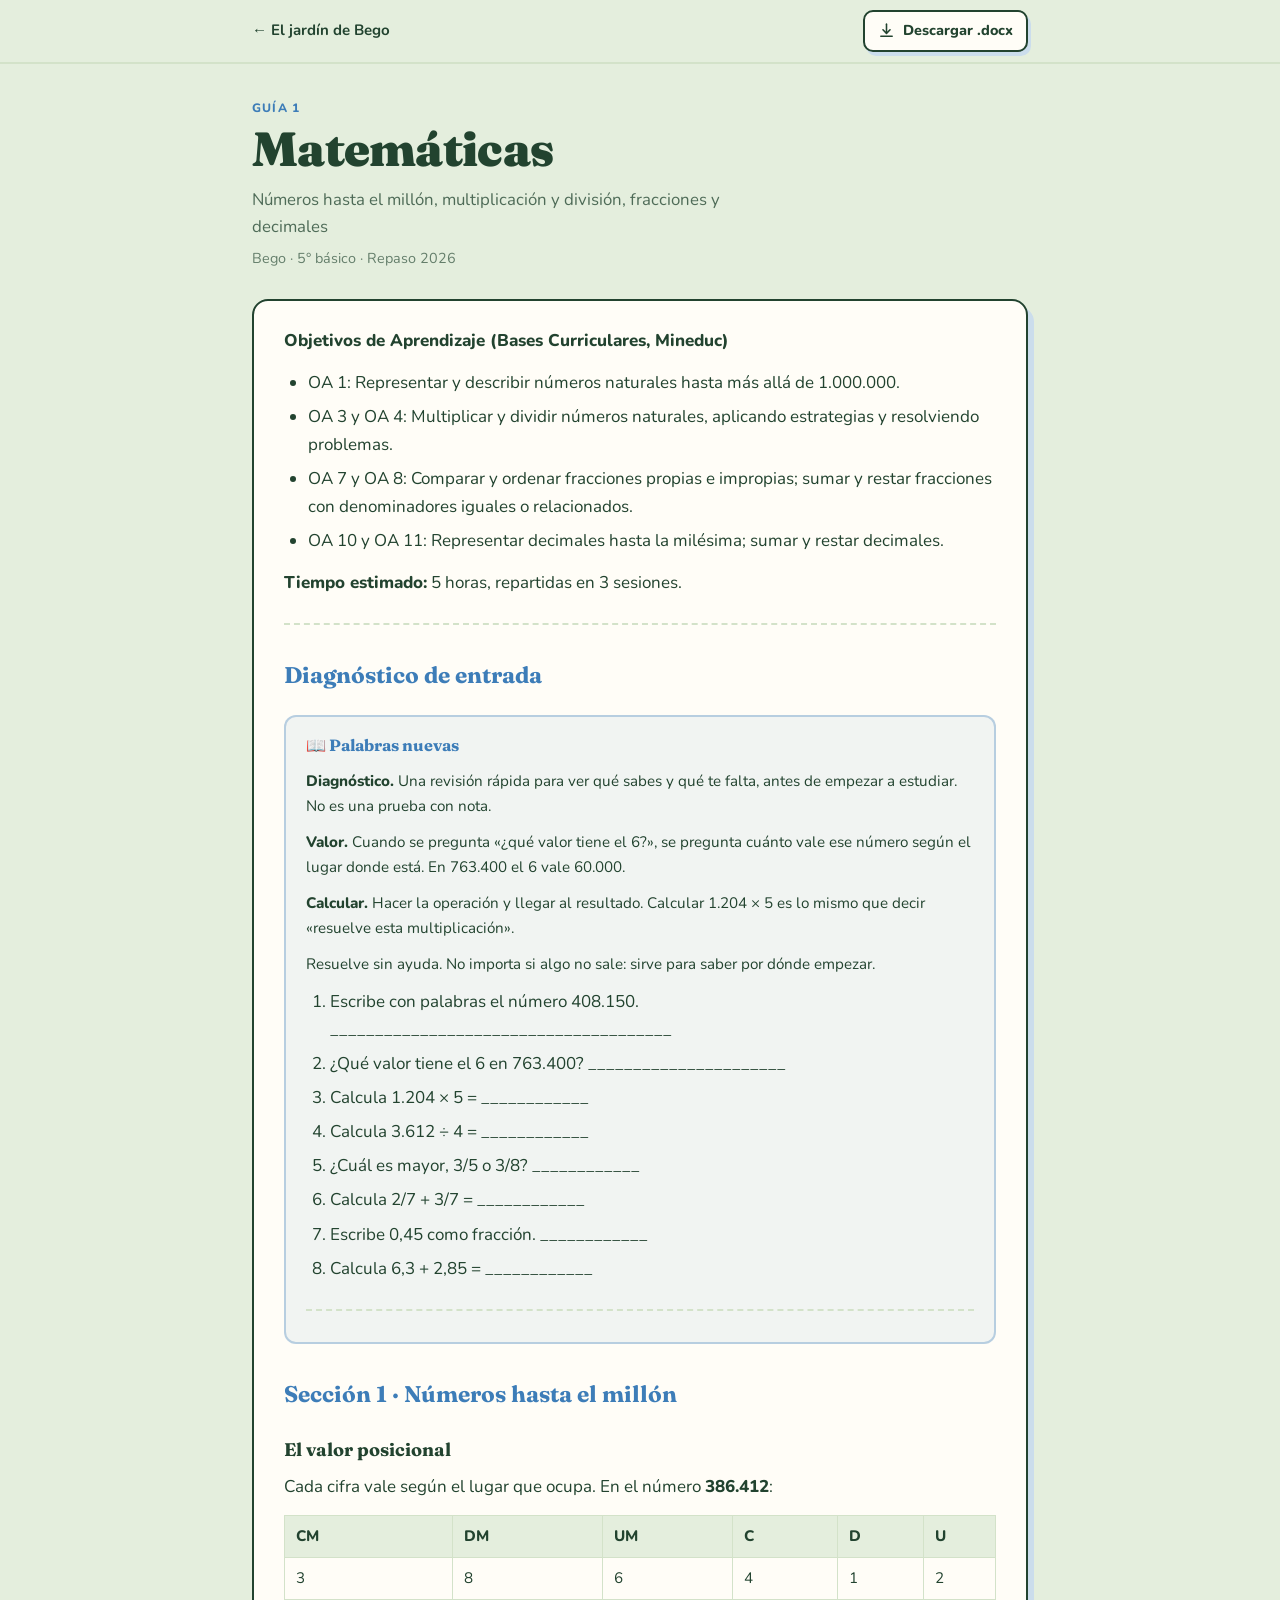
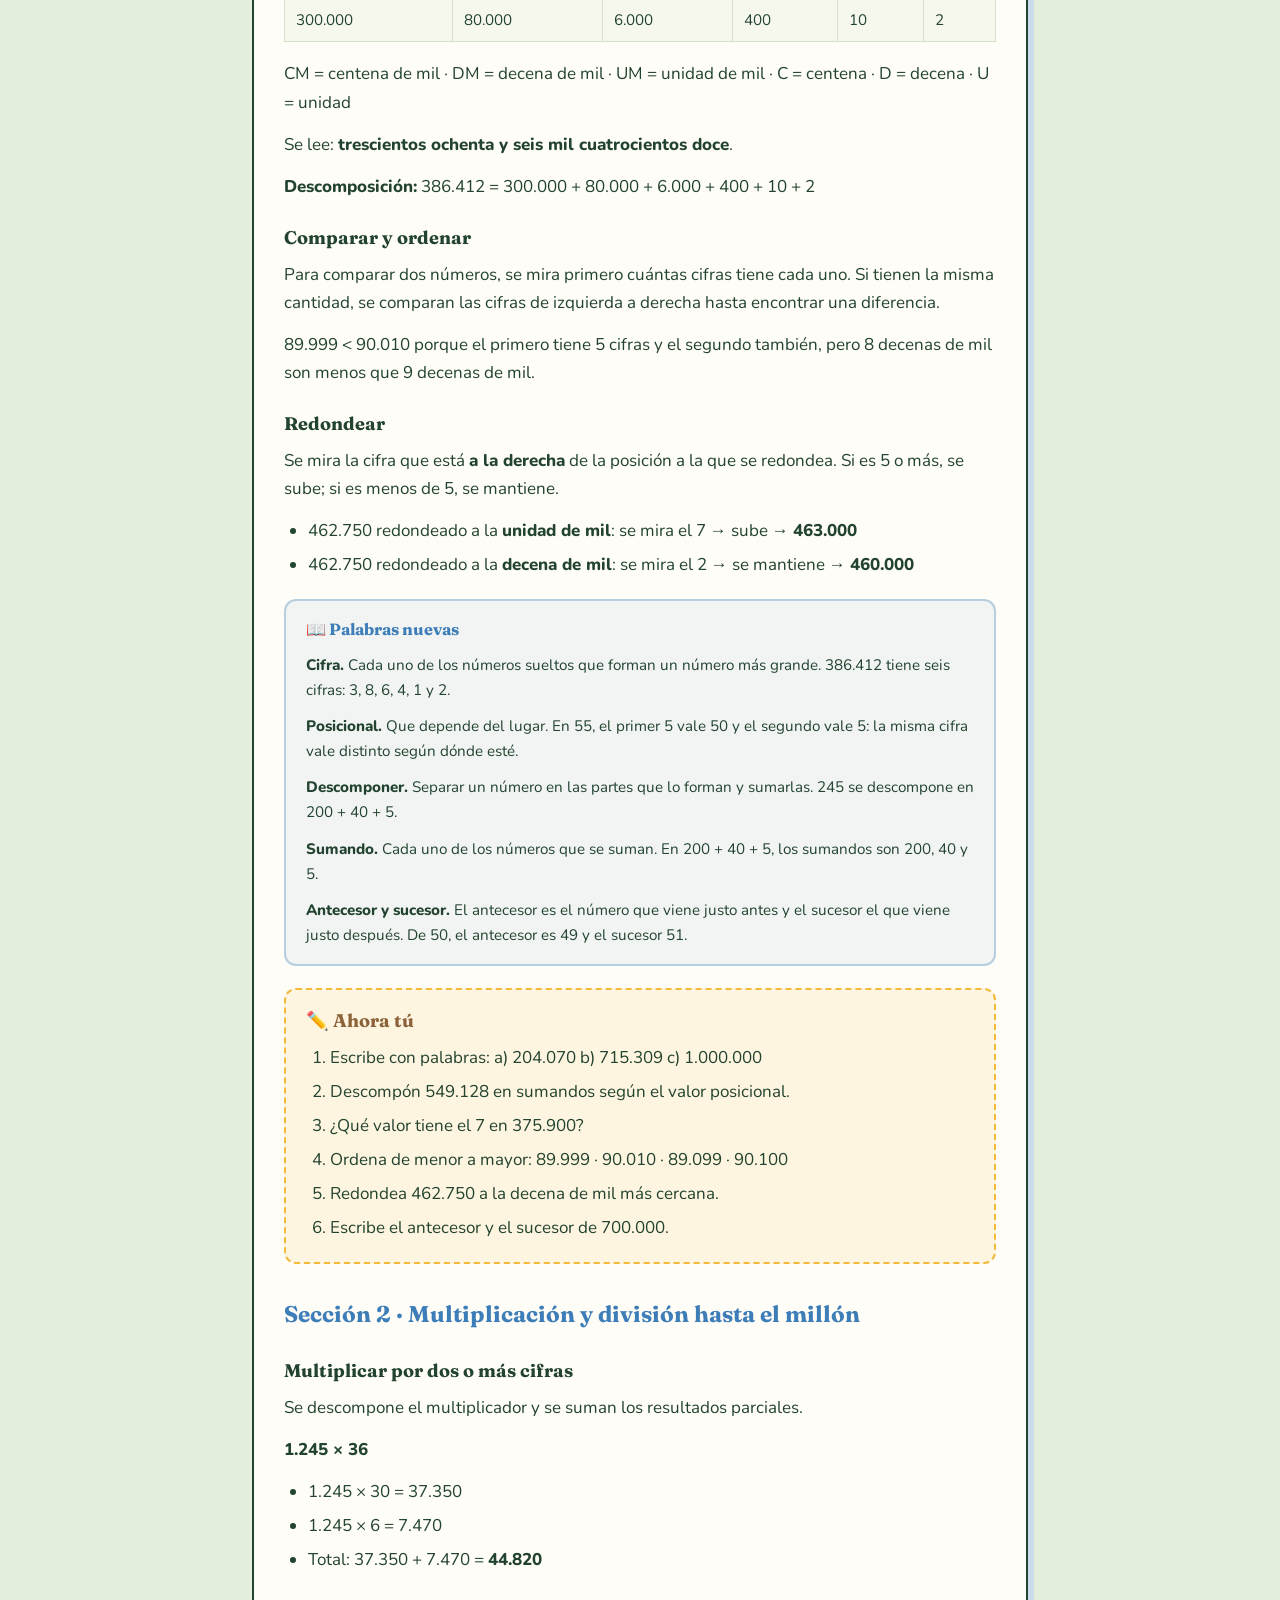
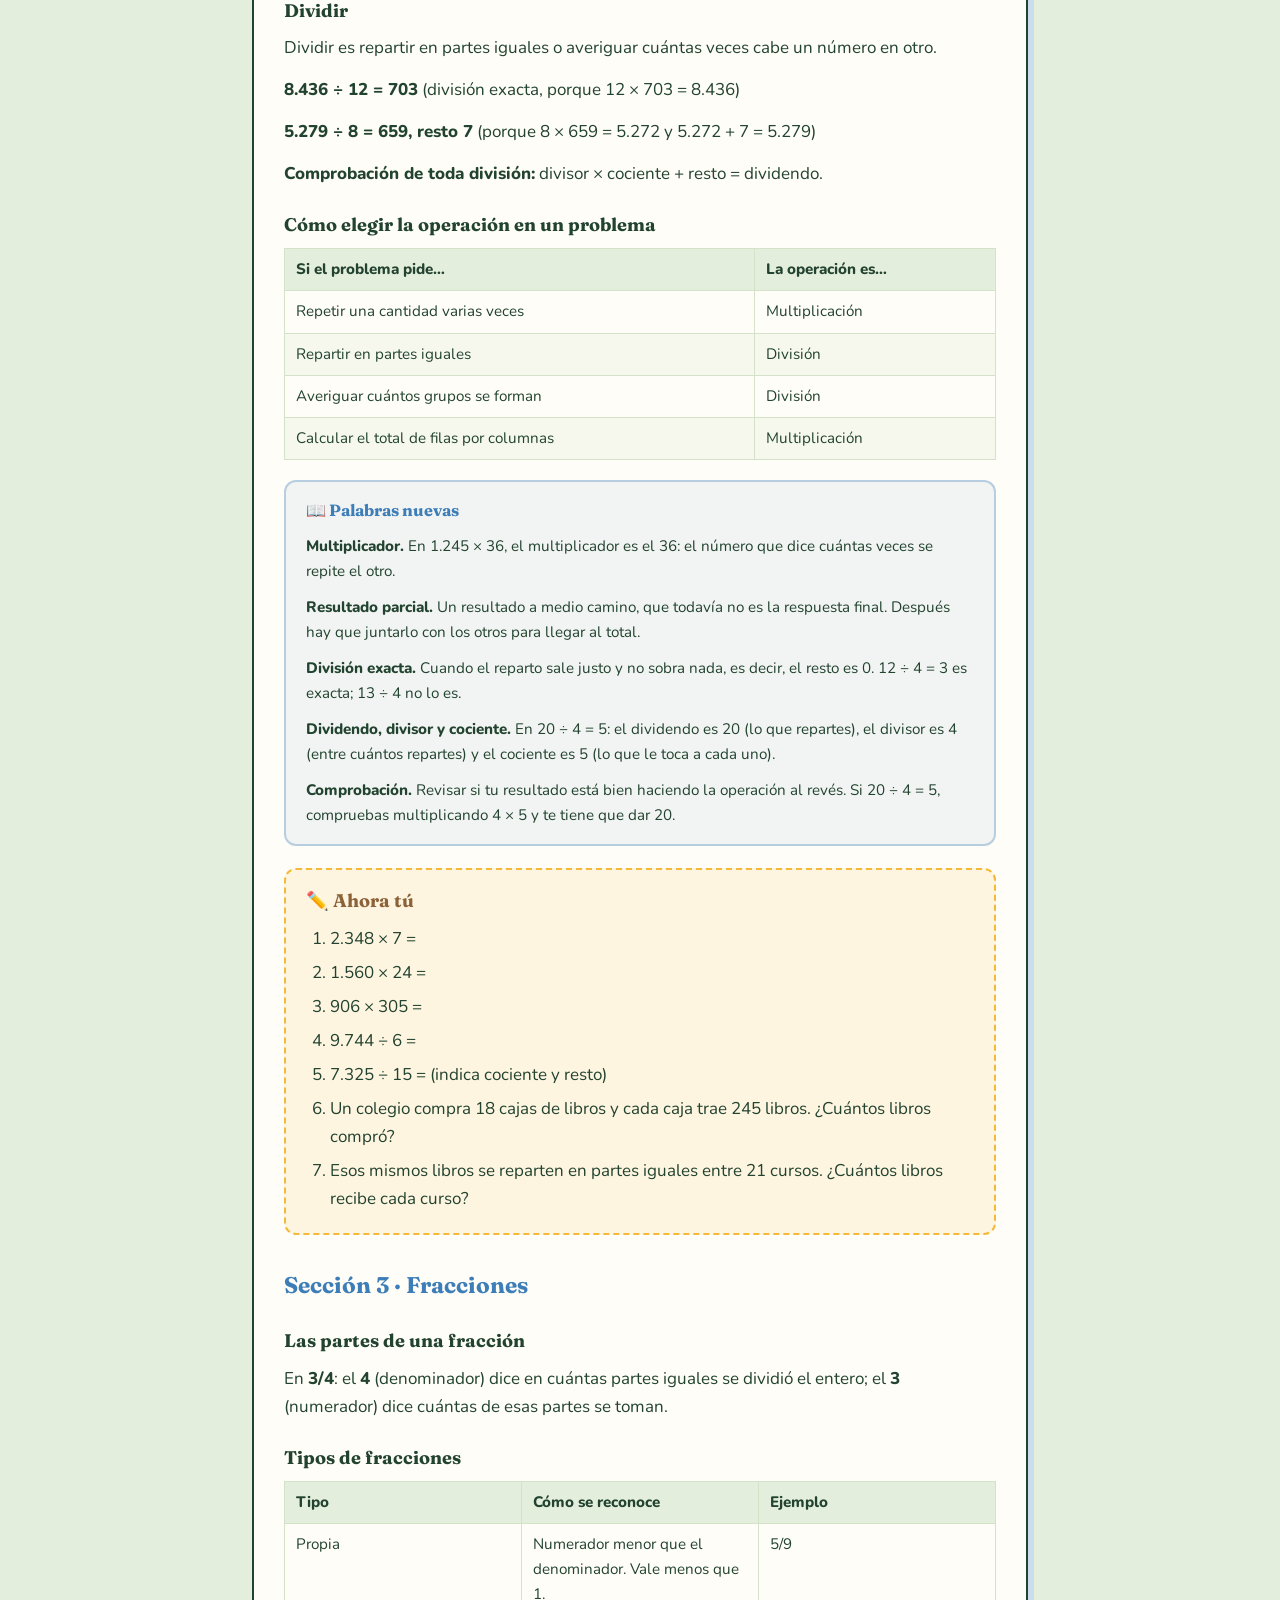
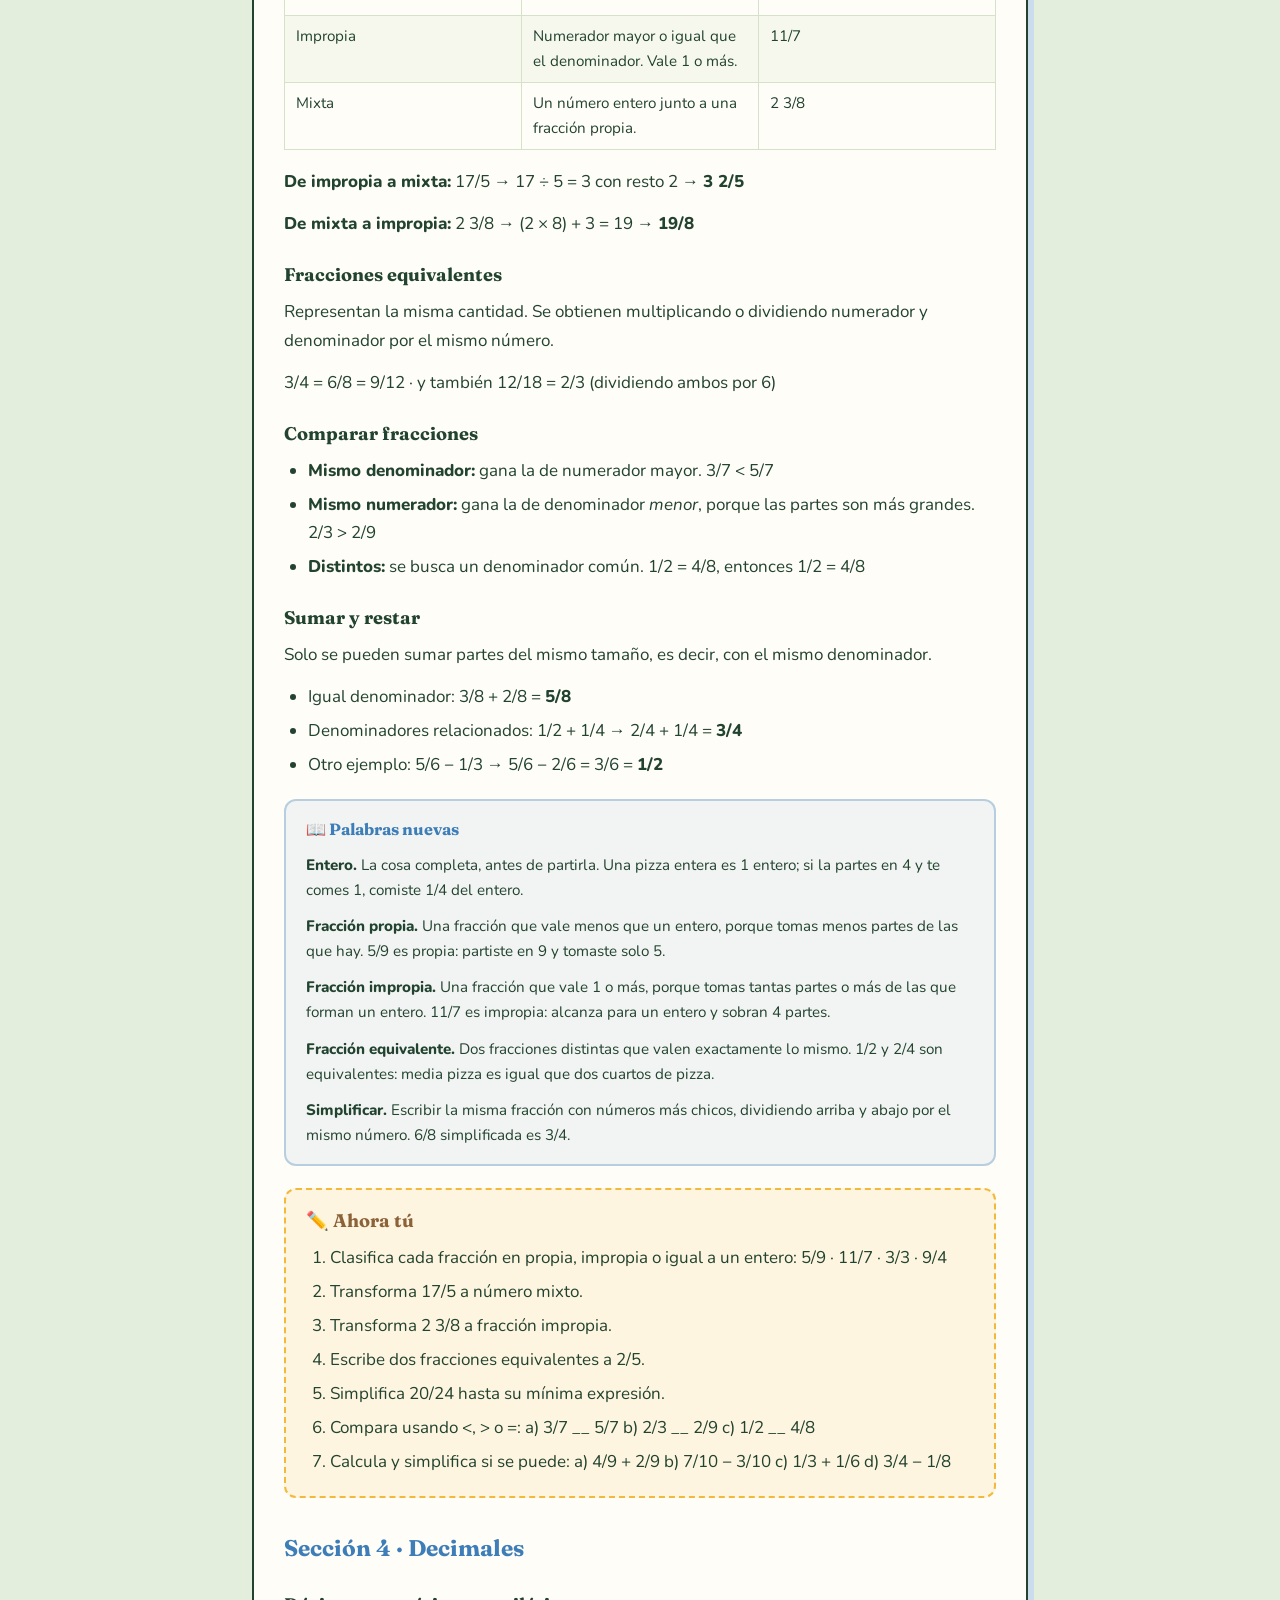
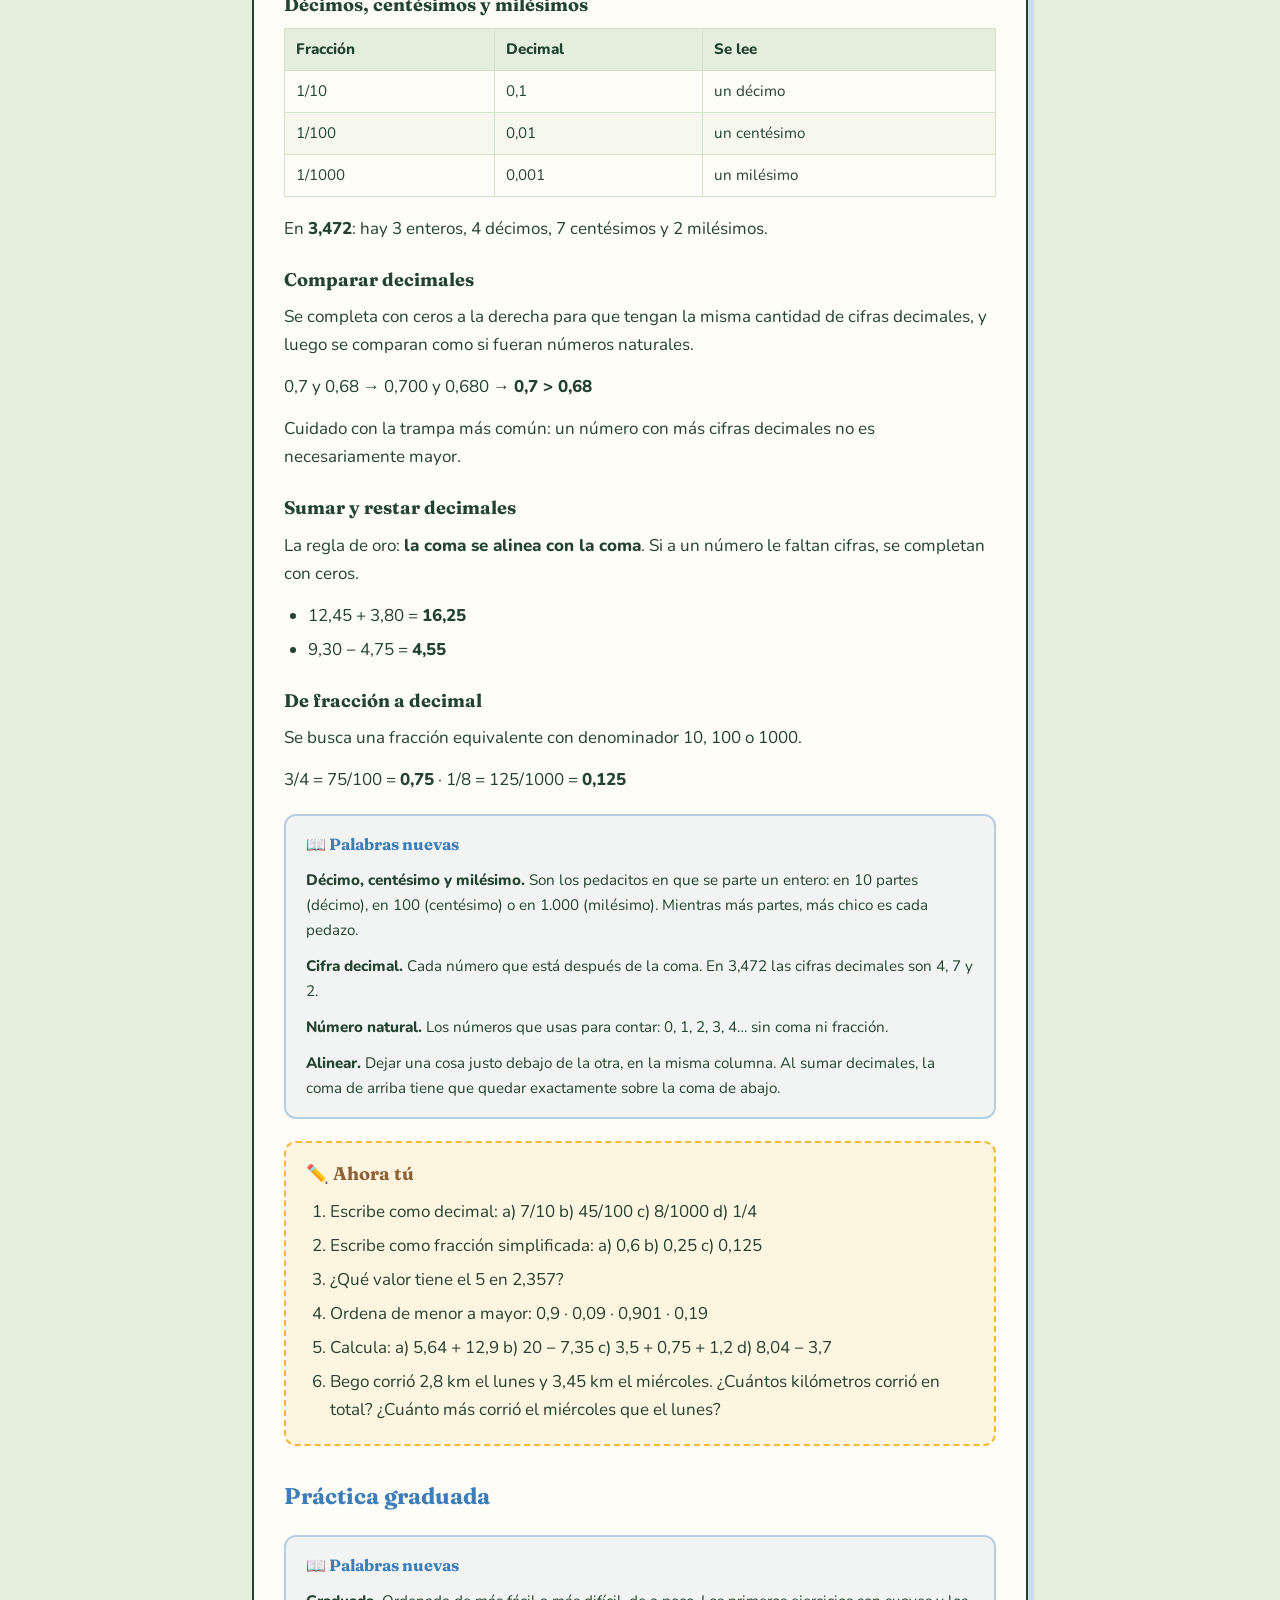
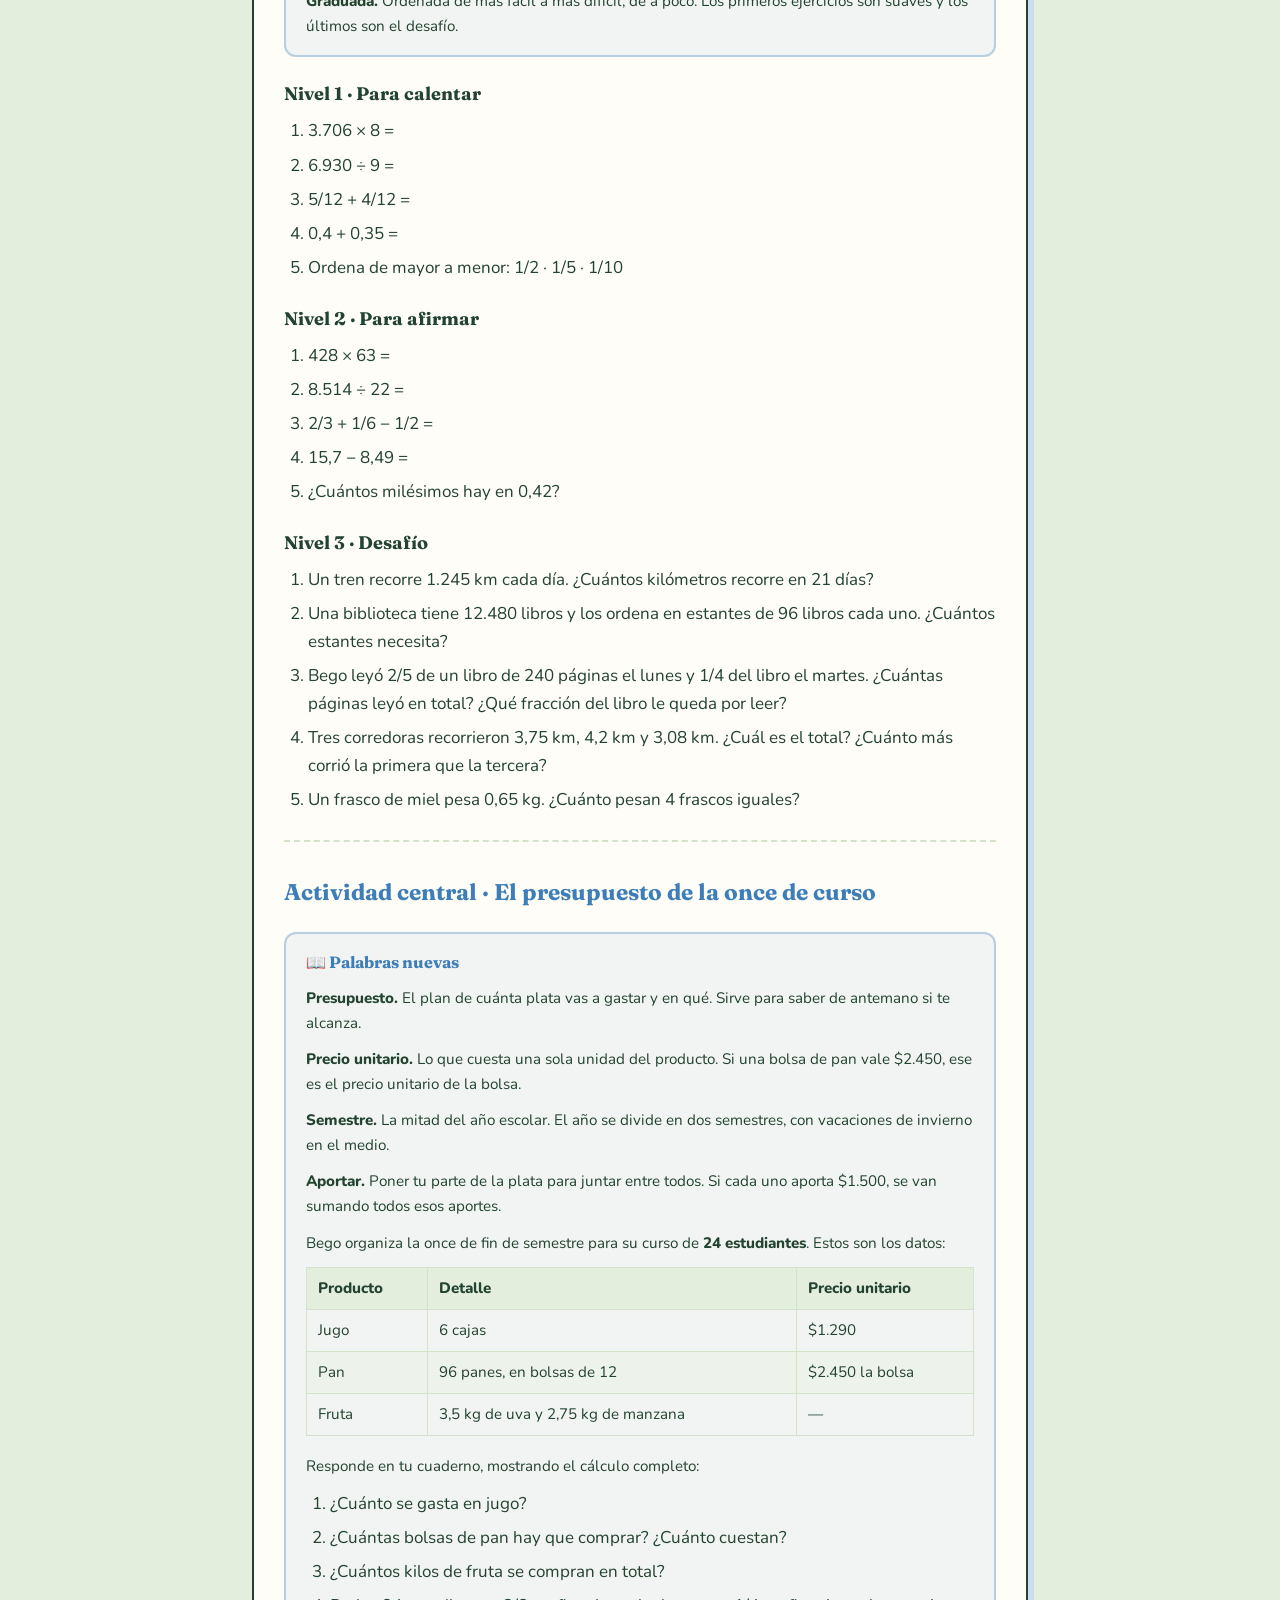
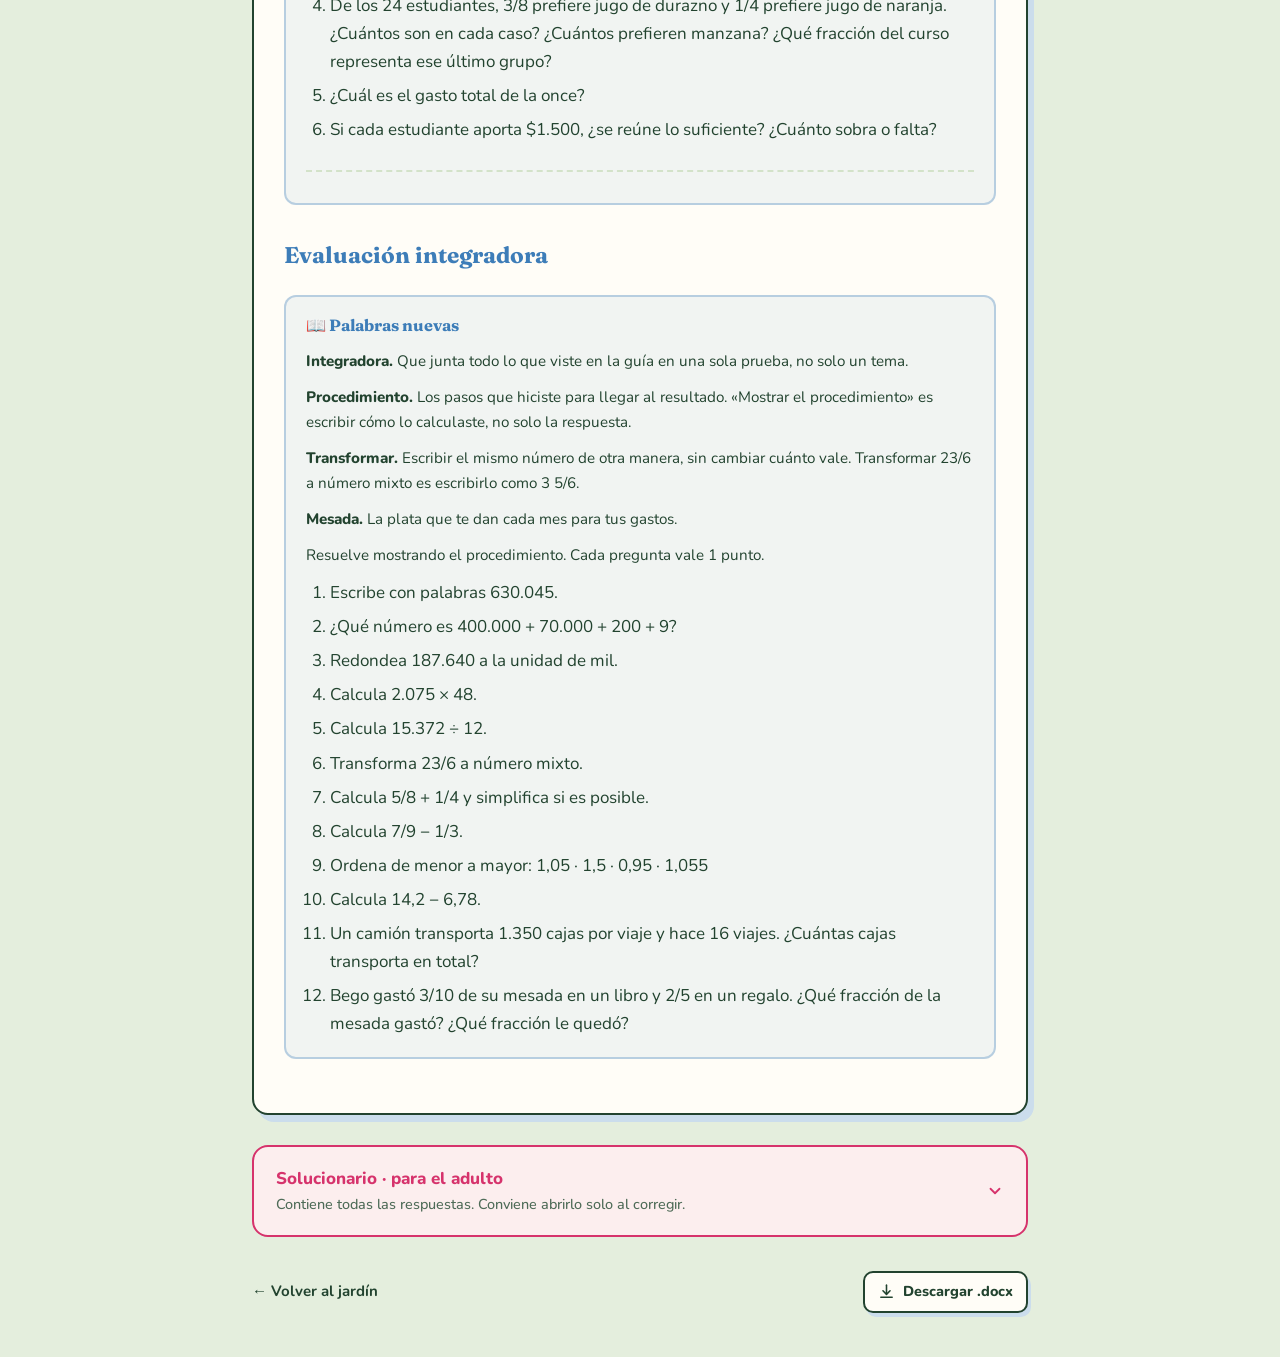
<file: 01-Matematicas.html>
<!DOCTYPE html>
<html lang="es-CL">
<head>
<meta charset="utf-8">
<meta name="viewport" content="width=device-width, initial-scale=1">
<meta name="robots" content="noindex, nofollow">
<title>Matemáticas · El jardín de Bego</title>
<link rel="icon" href="data:image/svg+xml,%3Csvg xmlns=%22http://www.w3.org/2000/svg%22 viewBox=%220 0 100 100%22%3E%3Ctext y=%22.9em%22 font-size=%2290%22%3E🌷%3C/text%3E%3C/svg%3E">
<link rel="preconnect" href="https://fonts.googleapis.com">
<link rel="preconnect" href="https://fonts.gstatic.com" crossorigin>
<link href="https://fonts.googleapis.com/css2?family=Fraunces:opsz,wght@9..144,500;9..144,700;9..144,900&family=Nunito:wght@400;600;800&display=swap" rel="stylesheet">
<link rel="stylesheet" href="./guia.css">
</head>
<body class="g-mate">

<header class="barra">
  <div class="envoltura">
    <a class="volver" href="./index.html">&larr; El jardín de Bego</a>
    <a class="descargar" href="./01-Matematicas.docx" download="El jardin de Bego - 01-Matematicas.docx"><svg viewBox="0 0 24 24" fill="none" stroke="currentColor" stroke-width="2.2" stroke-linecap="round" stroke-linejoin="round" aria-hidden="true"><path d="M12 3v12"/><path d="m7 11 5 5 5-5"/><path d="M4 20h16"/></svg> Descargar .docx</a>
  </div>
</header>

<main class="envoltura">
  <div class="encabezado">
    <div class="num">Guía 1</div>
    <h1>Matemáticas</h1>
    <p class="lema">Números hasta el millón, multiplicación y división, fracciones y decimales</p>
    <p class="credito">Bego · 5° básico · Repaso 2026</p>
  </div>

  <article class="contenido">
<p><strong>Objetivos de Aprendizaje (Bases Curriculares,
Mineduc)</strong></p>
<ul>
<li>OA 1: Representar y describir números naturales hasta más allá de
1.000.000.</li>
<li>OA 3 y OA 4: Multiplicar y dividir números naturales, aplicando
estrategias y resolviendo problemas.</li>
<li>OA 7 y OA 8: Comparar y ordenar fracciones propias e impropias;
sumar y restar fracciones con denominadores iguales o relacionados.</li>
<li>OA 10 y OA 11: Representar decimales hasta la milésima; sumar y
restar decimales.</li>
</ul>
<p><strong>Tiempo estimado:</strong> 5 horas, repartidas en 3
sesiones.</p>
<hr />
<h2 id="diagnóstico-de-entrada">Diagnóstico de entrada</h2>
<section class="palabras"><h4 id="palabras-nuevas">📖 Palabras nuevas</h4>
<p><strong>Diagnóstico.</strong> Una revisión rápida para ver qué sabes
y qué te falta, antes de empezar a estudiar. No es una prueba con
nota.</p>
<p><strong>Valor.</strong> Cuando se pregunta «¿qué valor tiene el 6?»,
se pregunta cuánto vale ese número según el lugar donde está. En 763.400
el 6 vale 60.000.</p>
<p><strong>Calcular.</strong> Hacer la operación y llegar al resultado.
Calcular 1.204 × 5 es lo mismo que decir «resuelve esta
multiplicación».</p>
<p>Resuelve sin ayuda. No importa si algo no sale: sirve para saber por
dónde empezar.</p>
<ol type="1">
<li>Escribe con palabras el número 408.150.
______________________________________</li>
<li>¿Qué valor tiene el 6 en 763.400? ______________________</li>
<li>Calcula 1.204 × 5 = ____________</li>
<li>Calcula 3.612 ÷ 4 = ____________</li>
<li>¿Cuál es mayor, 3/5 o 3/8? ____________</li>
<li>Calcula 2/7 + 3/7 = ____________</li>
<li>Escribe 0,45 como fracción. ____________</li>
<li>Calcula 6,3 + 2,85 = ____________</li>
</ol>
<hr /></section>
<h2 id="sección-1-números-hasta-el-millón">Sección 1 · Números hasta el
millón</h2>
<h3 id="el-valor-posicional">El valor posicional</h3>
<p>Cada cifra vale según el lugar que ocupa. En el número
<strong>386.412</strong>:</p>
<div class="tabla-envoltura"><table>
<thead>
<tr class="header">
<th>CM</th>
<th>DM</th>
<th>UM</th>
<th>C</th>
<th>D</th>
<th>U</th>
</tr>
</thead>
<tbody>
<tr class="odd">
<td>3</td>
<td>8</td>
<td>6</td>
<td>4</td>
<td>1</td>
<td>2</td>
</tr>
<tr class="even">
<td>300.000</td>
<td>80.000</td>
<td>6.000</td>
<td>400</td>
<td>10</td>
<td>2</td>
</tr>
</tbody>
</table></div>
<p>CM = centena de mil · DM = decena de mil · UM = unidad de mil · C =
centena · D = decena · U = unidad</p>
<p>Se lee: <strong>trescientos ochenta y seis mil cuatrocientos
doce</strong>.</p>
<p><strong>Descomposición:</strong> 386.412 = 300.000 + 80.000 + 6.000 +
400 + 10 + 2</p>
<h3 id="comparar-y-ordenar">Comparar y ordenar</h3>
<p>Para comparar dos números, se mira primero cuántas cifras tiene cada
uno. Si tienen la misma cantidad, se comparan las cifras de izquierda a
derecha hasta encontrar una diferencia.</p>
<p>89.999 &lt; 90.010 porque el primero tiene 5 cifras y el segundo
también, pero 8 decenas de mil son menos que 9 decenas de mil.</p>
<h3 id="redondear">Redondear</h3>
<p>Se mira la cifra que está <strong>a la derecha</strong> de la
posición a la que se redondea. Si es 5 o más, se sube; si es menos de 5,
se mantiene.</p>
<ul>
<li>462.750 redondeado a la <strong>unidad de mil</strong>: se mira el 7
→ sube → <strong>463.000</strong></li>
<li>462.750 redondeado a la <strong>decena de mil</strong>: se mira el 2
→ se mantiene → <strong>460.000</strong></li>
</ul>
<section class="palabras"><h4 id="palabras-nuevas-1">📖 Palabras nuevas</h4>
<p><strong>Cifra.</strong> Cada uno de los números sueltos que forman un
número más grande. 386.412 tiene seis cifras: 3, 8, 6, 4, 1 y 2.</p>
<p><strong>Posicional.</strong> Que depende del lugar. En 55, el primer
5 vale 50 y el segundo vale 5: la misma cifra vale distinto según dónde
esté.</p>
<p><strong>Descomponer.</strong> Separar un número en las partes que lo
forman y sumarlas. 245 se descompone en 200 + 40 + 5.</p>
<p><strong>Sumando.</strong> Cada uno de los números que se suman. En
200 + 40 + 5, los sumandos son 200, 40 y 5.</p>
<p><strong>Antecesor y sucesor.</strong> El antecesor es el número que
viene justo antes y el sucesor el que viene justo después. De 50, el
antecesor es 49 y el sucesor 51.</p></section>
<section class="ahora"><h3 id="ahora-tú">✏️ Ahora tú</h3>
<ol type="1">
<li>Escribe con palabras: a) 204.070 b) 715.309 c) 1.000.000</li>
<li>Descompón 549.128 en sumandos según el valor posicional.</li>
<li>¿Qué valor tiene el 7 en 375.900?</li>
<li>Ordena de menor a mayor: 89.999 · 90.010 · 89.099 · 90.100</li>
<li>Redondea 462.750 a la decena de mil más cercana.</li>
<li>Escribe el antecesor y el sucesor de 700.000.</li>
</ol></section>
<h2 id="sección-2-multiplicación-y-división-hasta-el-millón">Sección 2 ·
Multiplicación y división hasta el millón</h2>
<h3 id="multiplicar-por-dos-o-más-cifras">Multiplicar por dos o más
cifras</h3>
<p>Se descompone el multiplicador y se suman los resultados
parciales.</p>
<p><strong>1.245 × 36</strong></p>
<ul>
<li>1.245 × 30 = 37.350</li>
<li>1.245 × 6 = 7.470</li>
<li>Total: 37.350 + 7.470 = <strong>44.820</strong></li>
</ul>
<h3 id="dividir">Dividir</h3>
<p>Dividir es repartir en partes iguales o averiguar cuántas veces cabe
un número en otro.</p>
<p><strong>8.436 ÷ 12 = 703</strong> (división exacta, porque 12 × 703 =
8.436)</p>
<p><strong>5.279 ÷ 8 = 659, resto 7</strong> (porque 8 × 659 = 5.272 y
5.272 + 7 = 5.279)</p>
<p><strong>Comprobación de toda división:</strong> divisor × cociente +
resto = dividendo.</p>
<h3 id="cómo-elegir-la-operación-en-un-problema">Cómo elegir la
operación en un problema</h3>
<div class="tabla-envoltura"><table>
<thead>
<tr class="header">
<th>Si el problema pide…</th>
<th>La operación es…</th>
</tr>
</thead>
<tbody>
<tr class="odd">
<td>Repetir una cantidad varias veces</td>
<td>Multiplicación</td>
</tr>
<tr class="even">
<td>Repartir en partes iguales</td>
<td>División</td>
</tr>
<tr class="odd">
<td>Averiguar cuántos grupos se forman</td>
<td>División</td>
</tr>
<tr class="even">
<td>Calcular el total de filas por columnas</td>
<td>Multiplicación</td>
</tr>
</tbody>
</table></div>
<section class="palabras"><h4 id="palabras-nuevas-2">📖 Palabras nuevas</h4>
<p><strong>Multiplicador.</strong> En 1.245 × 36, el multiplicador es el
36: el número que dice cuántas veces se repite el otro.</p>
<p><strong>Resultado parcial.</strong> Un resultado a medio camino, que
todavía no es la respuesta final. Después hay que juntarlo con los otros
para llegar al total.</p>
<p><strong>División exacta.</strong> Cuando el reparto sale justo y no
sobra nada, es decir, el resto es 0. 12 ÷ 4 = 3 es exacta; 13 ÷ 4 no lo
es.</p>
<p><strong>Dividendo, divisor y cociente.</strong> En 20 ÷ 4 = 5: el
dividendo es 20 (lo que repartes), el divisor es 4 (entre cuántos
repartes) y el cociente es 5 (lo que le toca a cada uno).</p>
<p><strong>Comprobación.</strong> Revisar si tu resultado está bien
haciendo la operación al revés. Si 20 ÷ 4 = 5, compruebas multiplicando
4 × 5 y te tiene que dar 20.</p></section>
<section class="ahora"><h3 id="ahora-tú-1">✏️ Ahora tú</h3>
<ol type="1">
<li>2.348 × 7 =</li>
<li>1.560 × 24 =</li>
<li>906 × 305 =</li>
<li>9.744 ÷ 6 =</li>
<li>7.325 ÷ 15 = (indica cociente y resto)</li>
<li>Un colegio compra 18 cajas de libros y cada caja trae 245 libros.
¿Cuántos libros compró?</li>
<li>Esos mismos libros se reparten en partes iguales entre 21 cursos.
¿Cuántos libros recibe cada curso?</li>
</ol></section>
<h2 id="sección-3-fracciones">Sección 3 · Fracciones</h2>
<h3 id="las-partes-de-una-fracción">Las partes de una fracción</h3>
<p>En <strong>3/4</strong>: el <strong>4</strong> (denominador) dice en
cuántas partes iguales se dividió el entero; el <strong>3</strong>
(numerador) dice cuántas de esas partes se toman.</p>
<h3 id="tipos-de-fracciones">Tipos de fracciones</h3>
<div class="tabla-envoltura"><table>
<colgroup>
<col style="width: 33%" />
<col style="width: 33%" />
<col style="width: 33%" />
</colgroup>
<thead>
<tr class="header">
<th>Tipo</th>
<th>Cómo se reconoce</th>
<th>Ejemplo</th>
</tr>
</thead>
<tbody>
<tr class="odd">
<td>Propia</td>
<td>Numerador menor que el denominador. Vale menos que 1.</td>
<td>5/9</td>
</tr>
<tr class="even">
<td>Impropia</td>
<td>Numerador mayor o igual que el denominador. Vale 1 o más.</td>
<td>11/7</td>
</tr>
<tr class="odd">
<td>Mixta</td>
<td>Un número entero junto a una fracción propia.</td>
<td>2 3/8</td>
</tr>
</tbody>
</table></div>
<p><strong>De impropia a mixta:</strong> 17/5 → 17 ÷ 5 = 3 con resto 2 →
<strong>3 2/5</strong></p>
<p><strong>De mixta a impropia:</strong> 2 3/8 → (2 × 8) + 3 = 19 →
<strong>19/8</strong></p>
<h3 id="fracciones-equivalentes">Fracciones equivalentes</h3>
<p>Representan la misma cantidad. Se obtienen multiplicando o dividiendo
numerador y denominador por el mismo número.</p>
<p>3/4 = 6/8 = 9/12 · y también 12/18 = 2/3 (dividiendo ambos por 6)</p>
<h3 id="comparar-fracciones">Comparar fracciones</h3>
<ul>
<li><strong>Mismo denominador:</strong> gana la de numerador mayor. 3/7
&lt; 5/7</li>
<li><strong>Mismo numerador:</strong> gana la de denominador
<em>menor</em>, porque las partes son más grandes. 2/3 &gt; 2/9</li>
<li><strong>Distintos:</strong> se busca un denominador común. 1/2 =
4/8, entonces 1/2 = 4/8</li>
</ul>
<h3 id="sumar-y-restar">Sumar y restar</h3>
<p>Solo se pueden sumar partes del mismo tamaño, es decir, con el mismo
denominador.</p>
<ul>
<li>Igual denominador: 3/8 + 2/8 = <strong>5/8</strong></li>
<li>Denominadores relacionados: 1/2 + 1/4 → 2/4 + 1/4 =
<strong>3/4</strong></li>
<li>Otro ejemplo: 5/6 − 1/3 → 5/6 − 2/6 = 3/6 =
<strong>1/2</strong></li>
</ul>
<section class="palabras"><h4 id="palabras-nuevas-3">📖 Palabras nuevas</h4>
<p><strong>Entero.</strong> La cosa completa, antes de partirla. Una
pizza entera es 1 entero; si la partes en 4 y te comes 1, comiste 1/4
del entero.</p>
<p><strong>Fracción propia.</strong> Una fracción que vale menos que un
entero, porque tomas menos partes de las que hay. 5/9 es propia:
partiste en 9 y tomaste solo 5.</p>
<p><strong>Fracción impropia.</strong> Una fracción que vale 1 o más,
porque tomas tantas partes o más de las que forman un entero. 11/7 es
impropia: alcanza para un entero y sobran 4 partes.</p>
<p><strong>Fracción equivalente.</strong> Dos fracciones distintas que
valen exactamente lo mismo. 1/2 y 2/4 son equivalentes: media pizza es
igual que dos cuartos de pizza.</p>
<p><strong>Simplificar.</strong> Escribir la misma fracción con números
más chicos, dividiendo arriba y abajo por el mismo número. 6/8
simplificada es 3/4.</p></section>
<section class="ahora"><h3 id="ahora-tú-2">✏️ Ahora tú</h3>
<ol type="1">
<li>Clasifica cada fracción en propia, impropia o igual a un entero: 5/9
· 11/7 · 3/3 · 9/4</li>
<li>Transforma 17/5 a número mixto.</li>
<li>Transforma 2 3/8 a fracción impropia.</li>
<li>Escribe dos fracciones equivalentes a 2/5.</li>
<li>Simplifica 20/24 hasta su mínima expresión.</li>
<li>Compara usando &lt;, &gt; o =: a) 3/7 __ 5/7 b) 2/3 __ 2/9 c) 1/2 __
4/8</li>
<li>Calcula y simplifica si se puede: a) 4/9 + 2/9 b) 7/10 − 3/10 c) 1/3
+ 1/6 d) 3/4 − 1/8</li>
</ol></section>
<h2 id="sección-4-decimales">Sección 4 · Decimales</h2>
<h3 id="décimos-centésimos-y-milésimos">Décimos, centésimos y
milésimos</h3>
<div class="tabla-envoltura"><table>
<thead>
<tr class="header">
<th>Fracción</th>
<th>Decimal</th>
<th>Se lee</th>
</tr>
</thead>
<tbody>
<tr class="odd">
<td>1/10</td>
<td>0,1</td>
<td>un décimo</td>
</tr>
<tr class="even">
<td>1/100</td>
<td>0,01</td>
<td>un centésimo</td>
</tr>
<tr class="odd">
<td>1/1000</td>
<td>0,001</td>
<td>un milésimo</td>
</tr>
</tbody>
</table></div>
<p>En <strong>3,472</strong>: hay 3 enteros, 4 décimos, 7 centésimos y 2
milésimos.</p>
<h3 id="comparar-decimales">Comparar decimales</h3>
<p>Se completa con ceros a la derecha para que tengan la misma cantidad
de cifras decimales, y luego se comparan como si fueran números
naturales.</p>
<p>0,7 y 0,68 → 0,700 y 0,680 → <strong>0,7 &gt; 0,68</strong></p>
<p>Cuidado con la trampa más común: un número con más cifras decimales
no es necesariamente mayor.</p>
<h3 id="sumar-y-restar-decimales">Sumar y restar decimales</h3>
<p>La regla de oro: <strong>la coma se alinea con la coma</strong>. Si a
un número le faltan cifras, se completan con ceros.</p>
<ul>
<li>12,45 + 3,80 = <strong>16,25</strong></li>
<li>9,30 − 4,75 = <strong>4,55</strong></li>
</ul>
<h3 id="de-fracción-a-decimal">De fracción a decimal</h3>
<p>Se busca una fracción equivalente con denominador 10, 100 o 1000.</p>
<p>3/4 = 75/100 = <strong>0,75</strong> · 1/8 = 125/1000 =
<strong>0,125</strong></p>
<section class="palabras"><h4 id="palabras-nuevas-4">📖 Palabras nuevas</h4>
<p><strong>Décimo, centésimo y milésimo.</strong> Son los pedacitos en
que se parte un entero: en 10 partes (décimo), en 100 (centésimo) o en
1.000 (milésimo). Mientras más partes, más chico es cada pedazo.</p>
<p><strong>Cifra decimal.</strong> Cada número que está después de la
coma. En 3,472 las cifras decimales son 4, 7 y 2.</p>
<p><strong>Número natural.</strong> Los números que usas para contar: 0,
1, 2, 3, 4… sin coma ni fracción.</p>
<p><strong>Alinear.</strong> Dejar una cosa justo debajo de la otra, en
la misma columna. Al sumar decimales, la coma de arriba tiene que quedar
exactamente sobre la coma de abajo.</p></section>
<section class="ahora"><h3 id="ahora-tú-3">✏️ Ahora tú</h3>
<ol type="1">
<li>Escribe como decimal: a) 7/10 b) 45/100 c) 8/1000 d) 1/4</li>
<li>Escribe como fracción simplificada: a) 0,6 b) 0,25 c) 0,125</li>
<li>¿Qué valor tiene el 5 en 2,357?</li>
<li>Ordena de menor a mayor: 0,9 · 0,09 · 0,901 · 0,19</li>
<li>Calcula: a) 5,64 + 12,9 b) 20 − 7,35 c) 3,5 + 0,75 + 1,2 d) 8,04 −
3,7</li>
<li>Bego corrió 2,8 km el lunes y 3,45 km el miércoles. ¿Cuántos
kilómetros corrió en total? ¿Cuánto más corrió el miércoles que el
lunes?</li>
</ol></section>
<h2 id="práctica-graduada">Práctica graduada</h2>
<section class="palabras"><h4 id="palabras-nuevas-5">📖 Palabras nuevas</h4>
<p><strong>Graduada.</strong> Ordenada de más fácil a más difícil, de a
poco. Los primeros ejercicios son suaves y los últimos son el
desafío.</p></section>
<h3 id="nivel-1-para-calentar">Nivel 1 · Para calentar</h3>
<ol type="1">
<li>3.706 × 8 =</li>
<li>6.930 ÷ 9 =</li>
<li>5/12 + 4/12 =</li>
<li>0,4 + 0,35 =</li>
<li>Ordena de mayor a menor: 1/2 · 1/5 · 1/10</li>
</ol>
<h3 id="nivel-2-para-afirmar">Nivel 2 · Para afirmar</h3>
<ol type="1">
<li>428 × 63 =</li>
<li>8.514 ÷ 22 =</li>
<li>2/3 + 1/6 − 1/2 =</li>
<li>15,7 − 8,49 =</li>
<li>¿Cuántos milésimos hay en 0,42?</li>
</ol>
<h3 id="nivel-3-desafío">Nivel 3 · Desafío</h3>
<ol type="1">
<li>Un tren recorre 1.245 km cada día. ¿Cuántos kilómetros recorre en 21
días?</li>
<li>Una biblioteca tiene 12.480 libros y los ordena en estantes de 96
libros cada uno. ¿Cuántos estantes necesita?</li>
<li>Bego leyó 2/5 de un libro de 240 páginas el lunes y 1/4 del libro el
martes. ¿Cuántas páginas leyó en total? ¿Qué fracción del libro le queda
por leer?</li>
<li>Tres corredoras recorrieron 3,75 km, 4,2 km y 3,08 km. ¿Cuál es el
total? ¿Cuánto más corrió la primera que la tercera?</li>
<li>Un frasco de miel pesa 0,65 kg. ¿Cuánto pesan 4 frascos
iguales?</li>
</ol>
<hr />
<h2 id="actividad-central-el-presupuesto-de-la-once-de-curso">Actividad
central · El presupuesto de la once de curso</h2>
<section class="palabras"><h4 id="palabras-nuevas-6">📖 Palabras nuevas</h4>
<p><strong>Presupuesto.</strong> El plan de cuánta plata vas a gastar y
en qué. Sirve para saber de antemano si te alcanza.</p>
<p><strong>Precio unitario.</strong> Lo que cuesta una sola unidad del
producto. Si una bolsa de pan vale $2.450, ese es el precio unitario de
la bolsa.</p>
<p><strong>Semestre.</strong> La mitad del año escolar. El año se divide
en dos semestres, con vacaciones de invierno en el medio.</p>
<p><strong>Aportar.</strong> Poner tu parte de la plata para juntar
entre todos. Si cada uno aporta $1.500, se van sumando todos esos
aportes.</p>
<p>Bego organiza la once de fin de semestre para su curso de <strong>24
estudiantes</strong>. Estos son los datos:</p>
<div class="tabla-envoltura"><table>
<thead>
<tr class="header">
<th>Producto</th>
<th>Detalle</th>
<th>Precio unitario</th>
</tr>
</thead>
<tbody>
<tr class="odd">
<td>Jugo</td>
<td>6 cajas</td>
<td>$1.290</td>
</tr>
<tr class="even">
<td>Pan</td>
<td>96 panes, en bolsas de 12</td>
<td>$2.450 la bolsa</td>
</tr>
<tr class="odd">
<td>Fruta</td>
<td>3,5 kg de uva y 2,75 kg de manzana</td>
<td>—</td>
</tr>
</tbody>
</table></div>
<p>Responde en tu cuaderno, mostrando el cálculo completo:</p>
<ol type="1">
<li>¿Cuánto se gasta en jugo?</li>
<li>¿Cuántas bolsas de pan hay que comprar? ¿Cuánto cuestan?</li>
<li>¿Cuántos kilos de fruta se compran en total?</li>
<li>De los 24 estudiantes, 3/8 prefiere jugo de durazno y 1/4 prefiere
jugo de naranja. ¿Cuántos son en cada caso? ¿Cuántos prefieren manzana?
¿Qué fracción del curso representa ese último grupo?</li>
<li>¿Cuál es el gasto total de la once?</li>
<li>Si cada estudiante aporta $1.500, ¿se reúne lo suficiente? ¿Cuánto
sobra o falta?</li>
</ol>
<hr /></section>
<h2 id="evaluación-integradora">Evaluación integradora</h2>
<section class="palabras"><h4 id="palabras-nuevas-7">📖 Palabras nuevas</h4>
<p><strong>Integradora.</strong> Que junta todo lo que viste en la guía
en una sola prueba, no solo un tema.</p>
<p><strong>Procedimiento.</strong> Los pasos que hiciste para llegar al
resultado. «Mostrar el procedimiento» es escribir cómo lo calculaste, no
solo la respuesta.</p>
<p><strong>Transformar.</strong> Escribir el mismo número de otra
manera, sin cambiar cuánto vale. Transformar 23/6 a número mixto es
escribirlo como 3 5/6.</p>
<p><strong>Mesada.</strong> La plata que te dan cada mes para tus
gastos.</p>
<p>Resuelve mostrando el procedimiento. Cada pregunta vale 1 punto.</p>
<ol type="1">
<li>Escribe con palabras 630.045.</li>
<li>¿Qué número es 400.000 + 70.000 + 200 + 9?</li>
<li>Redondea 187.640 a la unidad de mil.</li>
<li>Calcula 2.075 × 48.</li>
<li>Calcula 15.372 ÷ 12.</li>
<li>Transforma 23/6 a número mixto.</li>
<li>Calcula 5/8 + 1/4 y simplifica si es posible.</li>
<li>Calcula 7/9 − 1/3.</li>
<li>Ordena de menor a mayor: 1,05 · 1,5 · 0,95 · 1,055</li>
<li>Calcula 14,2 − 6,78.</li>
<li>Un camión transporta 1.350 cajas por viaje y hace 16 viajes.
¿Cuántas cajas transporta en total?</li>
<li>Bego gastó 3/10 de su mesada en un libro y 2/5 en un regalo. ¿Qué
fracción de la mesada gastó? ¿Qué fracción le quedó?</li>
</ol></section>

  </article>

  <details class="solucionario">
    <summary>
      <span>Solucionario · para el adulto
        <span class="aviso">Contiene todas las respuestas. Conviene abrirlo solo al corregir.</span>
      </span>
      <svg class="flecha" width="18" height="18" viewBox="0 0 24 24" fill="none" stroke="currentColor" stroke-width="2.4" stroke-linecap="round" stroke-linejoin="round" aria-hidden="true"><path d="m6 9 6 6 6-6"/></svg>
    </summary>
    <div class="cuerpo">
<h1 id="solucionario-guía-1-matemáticas">Solucionario · Guía 1
Matemáticas</h1>
<p><strong>Uso del adulto.</strong> Esta sección no debe entregarse
junto con la guía de trabajo.</p>
<h2 id="diagnóstico-de-entrada">Diagnóstico de entrada</h2>
<ol type="1">
<li>Cuatrocientos ocho mil ciento cincuenta</li>
<li>60.000 (seis decenas de mil)</li>
<li>6.020</li>
<li>903</li>
<li>3/5 es mayor</li>
<li>5/7</li>
<li>45/100 = 9/20</li>
<li>9,15</li>
</ol>
<h2 id="sección-1-ahora-tú">Sección 1 · Ahora tú</h2>
<ol type="1">
<li><ol type="a">
<li>doscientos cuatro mil setenta · b) setecientos quince mil
trescientos nueve · c) un millón</li>
</ol></li>
<li>500.000 + 40.000 + 9.000 + 100 + 20 + 8</li>
<li>70.000 (siete decenas de mil)</li>
<li>89.099 · 89.999 · 90.010 · 90.100</li>
<li>460.000</li>
<li>Antecesor 699.999 · sucesor 700.001</li>
</ol>
<h2 id="sección-2-ahora-tú">Sección 2 · Ahora tú</h2>
<ol type="1">
<li>16.436</li>
<li>37.440</li>
<li>276.330</li>
<li>1.624</li>
<li>Cociente 488, resto 5</li>
<li>18 × 245 = 4.410 libros</li>
<li>4.410 ÷ 21 = 210 libros por curso</li>
</ol>
<h2 id="sección-3-ahora-tú">Sección 3 · Ahora tú</h2>
<ol type="1">
<li>5/9 propia · 11/7 impropia · 3/3 igual a un entero · 9/4
impropia</li>
<li>3 2/5</li>
<li>19/8</li>
<li>Por ejemplo, 4/10 y 6/15</li>
<li>5/6</li>
<li><ol type="a">
<li>&lt; · b) &gt; · c) =</li>
</ol></li>
<li><ol type="a">
<li>6/9 = 2/3 · b) 4/10 = 2/5 · c) 3/6 = 1/2 · d) 5/8</li>
</ol></li>
</ol>
<h2 id="sección-4-ahora-tú">Sección 4 · Ahora tú</h2>
<ol type="1">
<li><ol type="a">
<li>0,7 · b) 0,45 · c) 0,008 · d) 0,25</li>
</ol></li>
<li><ol type="a">
<li>3/5 · b) 1/4 · c) 1/8</li>
</ol></li>
<li>5 centésimos, es decir 0,05</li>
<li>0,09 · 0,19 · 0,9 · 0,901</li>
<li><ol type="a">
<li>18,54 · b) 12,65 · c) 5,45 · d) 4,34</li>
</ol></li>
<li>Total 6,25 km. El miércoles corrió 0,65 km más.</li>
</ol>
<h2 id="práctica-graduada">Práctica graduada</h2>
<p><strong>Nivel 1:</strong> 1) 29.648 · 2) 770 · 3) 9/12 = 3/4 · 4)
0,75 · 5) 1/2 · 1/5 · 1/10</p>
<p><strong>Nivel 2:</strong> 1) 26.964 · 2) 387 · 3) 4/6 + 1/6 − 3/6 =
2/6 = 1/3 · 4) 7,21 · 5) 420 milésimos</p>
<p><strong>Nivel 3:</strong></p>
<ol type="1">
<li>1.245 × 21 = 26.145 km</li>
<li>12.480 ÷ 96 = 130 estantes</li>
<li>2/5 de 240 = 96 páginas; 1/4 de 240 = 60 páginas; total 156 páginas.
Le quedan 240 − 156 = 84 páginas, es decir 7/20 del libro.</li>
<li>Total 11,03 km. La primera corrió 1,12 km más que la tercera.</li>
<li>0,65 + 0,65 + 0,65 + 0,65 = 2,6 kg</li>
</ol>
<h2 id="actividad-central">Actividad central</h2>
<ol type="1">
<li>6 × $1.290 = <strong>$7.740</strong></li>
<li>96 ÷ 12 = 8 bolsas · 8 × $2.450 = <strong>$19.600</strong></li>
<li>3,5 + 2,75 = <strong>6,25 kg</strong></li>
<li>Durazno: 3/8 de 24 = 9 estudiantes. Naranja: 1/4 de 24 = 6
estudiantes. Manzana: 24 − 15 = 9 estudiantes, que son 9/24 =
<strong>3/8</strong> del curso.</li>
<li>$7.740 + $19.600 = <strong>$27.340</strong></li>
<li>24 × $1.500 = $36.000. Sí alcanza: sobran
<strong>$8.660</strong>.</li>
</ol>
<h2 id="evaluación-integradora">Evaluación integradora</h2>
<ol type="1">
<li>Seiscientos treinta mil cuarenta y cinco</li>
<li>470.209</li>
<li>188.000</li>
<li>99.600</li>
<li>1.281</li>
<li>3 5/6</li>
<li>5/8 + 2/8 = 7/8</li>
<li>7/9 − 3/9 = 4/9</li>
<li>0,95 · 1,05 · 1,055 · 1,5</li>
<li>7,42</li>
<li>1.350 × 16 = 21.600 cajas</li>
<li>3/10 + 4/10 = 7/10 gastado; le quedó 3/10</li>
</ol>
<h2 id="tabla-de-remediación">Tabla de remediación</h2>
<div class="tabla-envoltura"><table>
<colgroup>
<col style="width: 33%" />
<col style="width: 33%" />
<col style="width: 33%" />
</colgroup>
<thead>
<tr class="header">
<th>Si falló en…</th>
<th>Volver a…</th>
<th>Refuerzo sugerido</th>
</tr>
</thead>
<tbody>
<tr class="odd">
<td>Preguntas 1, 2, 3</td>
<td>Sección 1</td>
<td>Escribir y descomponer 5 números de 6 cifras al día</td>
</tr>
<tr class="even">
<td>Preguntas 4, 5, 11</td>
<td>Sección 2</td>
<td>Repasar tablas del 6 al 9 y comprobar divisiones multiplicando</td>
</tr>
<tr class="odd">
<td>Preguntas 6, 7, 8, 12</td>
<td>Sección 3</td>
<td>Dibujar las fracciones antes de operar</td>
</tr>
<tr class="even">
<td>Preguntas 9, 10</td>
<td>Sección 4</td>
<td>Practicar alineación de la coma en papel cuadriculado</td>
</tr>
</tbody>
</table></div>
<p><strong>Puntaje total: 12 puntos.</strong> 10 o más indica dominio
del contenido; entre 7 y 9, repaso focalizado; menos de 7, rehacer las
secciones marcadas.</p>

    </div>
  </details>


  <div class="pie">
    <p><a class="volver" href="./index.html">&larr; Volver al jardín</a></p>
    <a class="descargar" href="./01-Matematicas.docx" download="El jardin de Bego - 01-Matematicas.docx"><svg viewBox="0 0 24 24" fill="none" stroke="currentColor" stroke-width="2.2" stroke-linecap="round" stroke-linejoin="round" aria-hidden="true"><path d="M12 3v12"/><path d="m7 11 5 5 5-5"/><path d="M4 20h16"/></svg> Descargar .docx</a>
  </div>
</main>

</body>
</html>
</file>
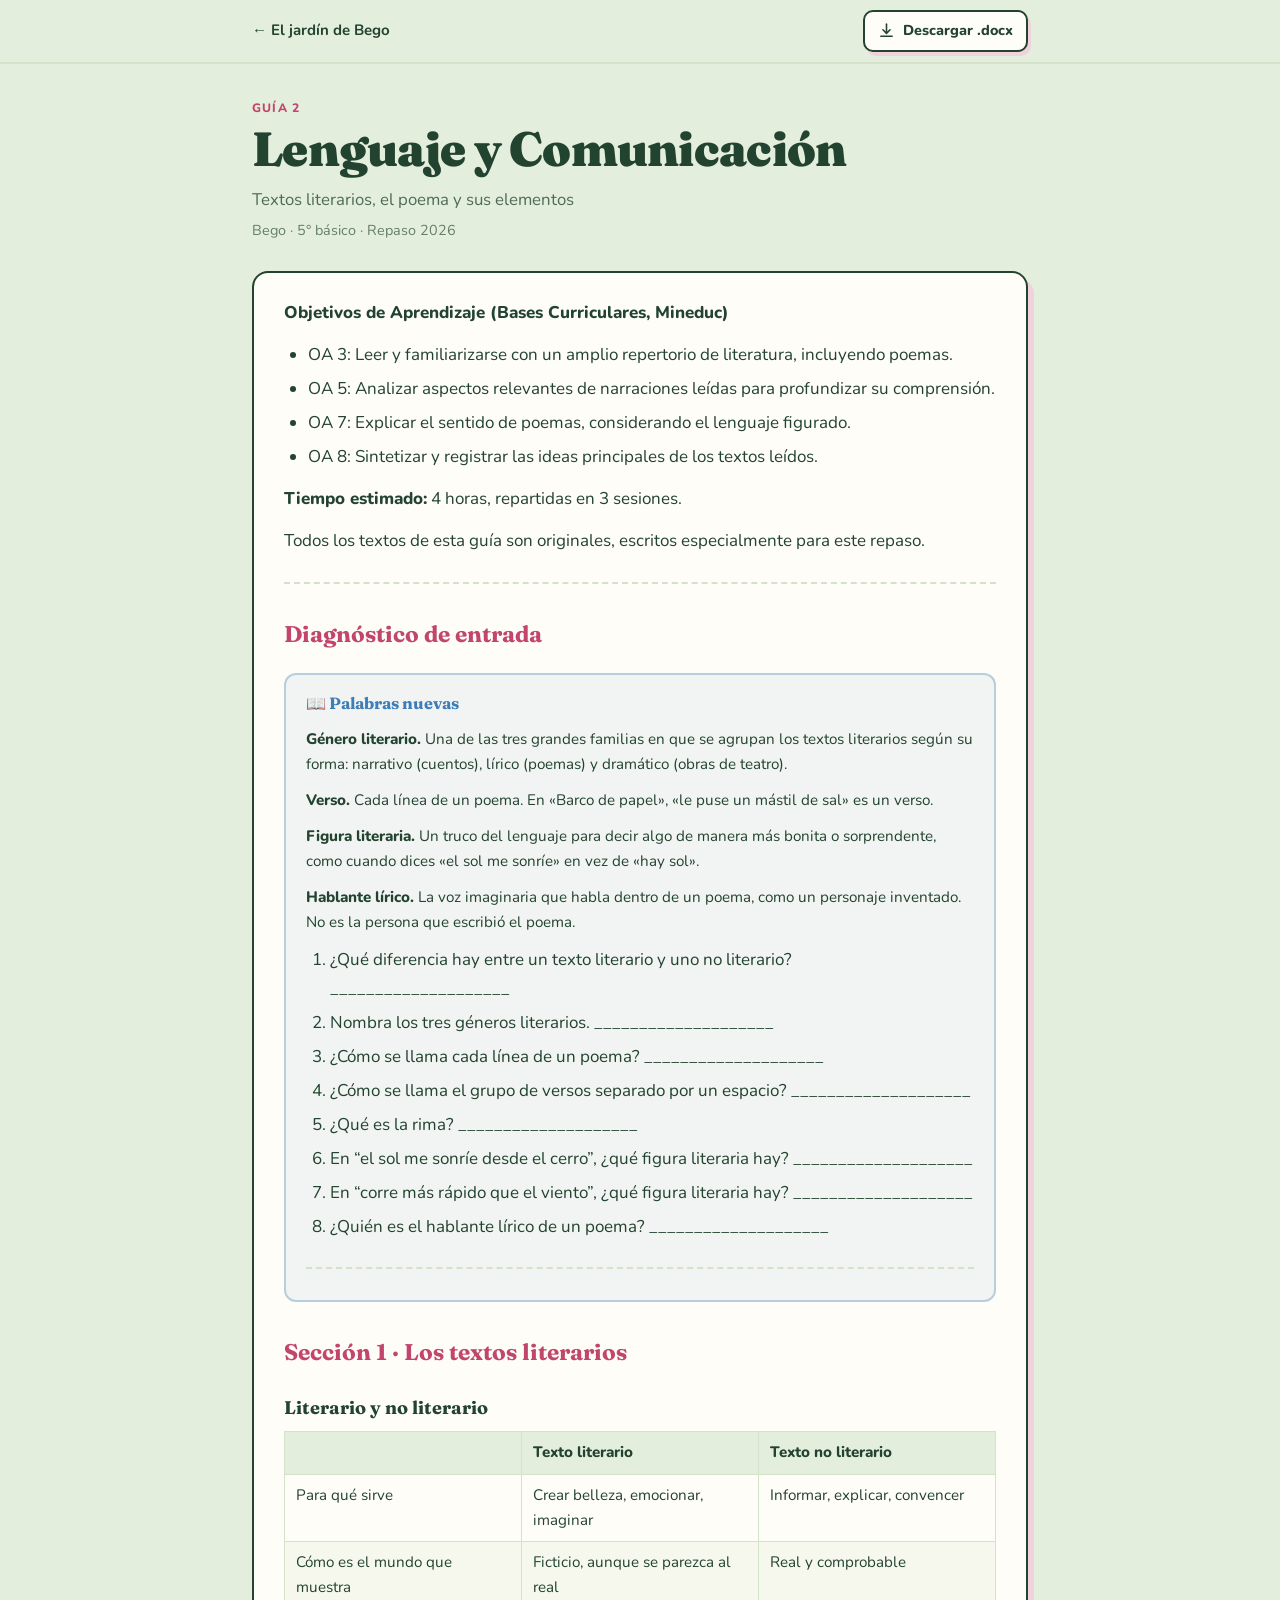
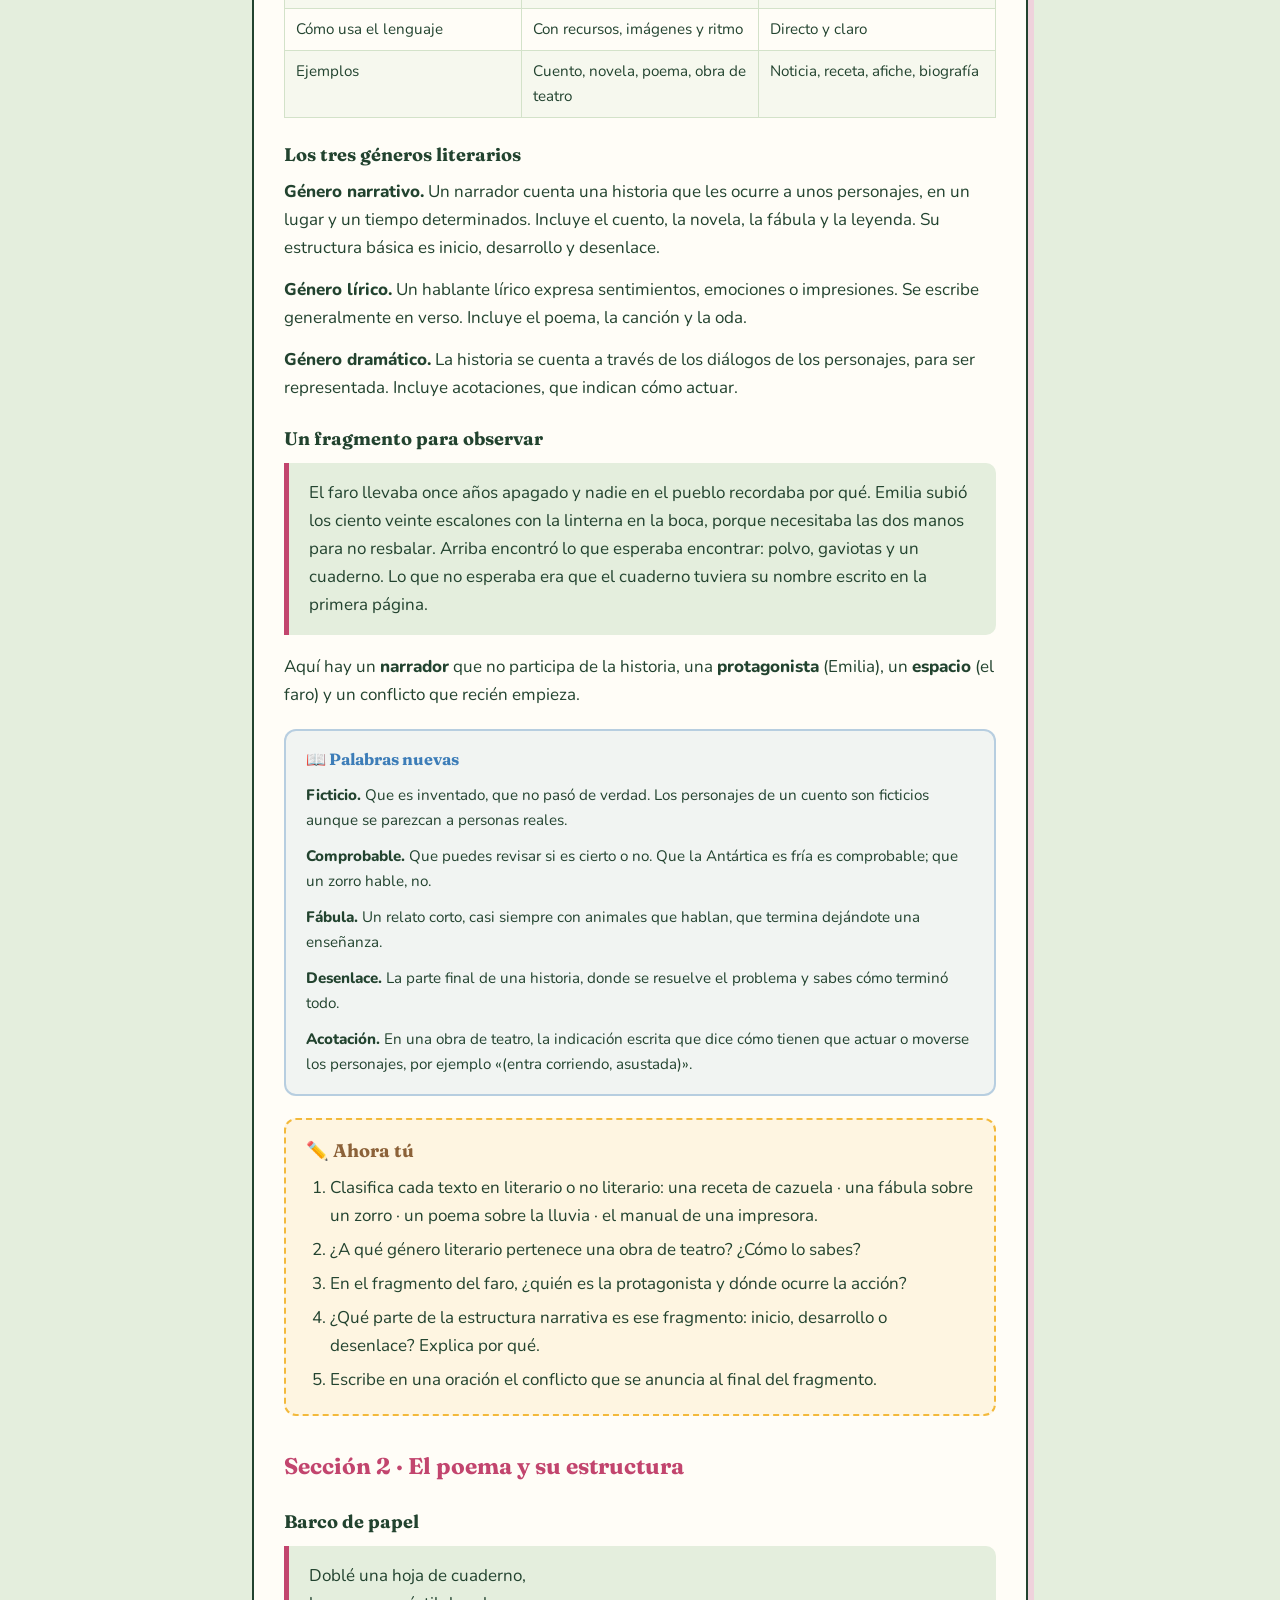
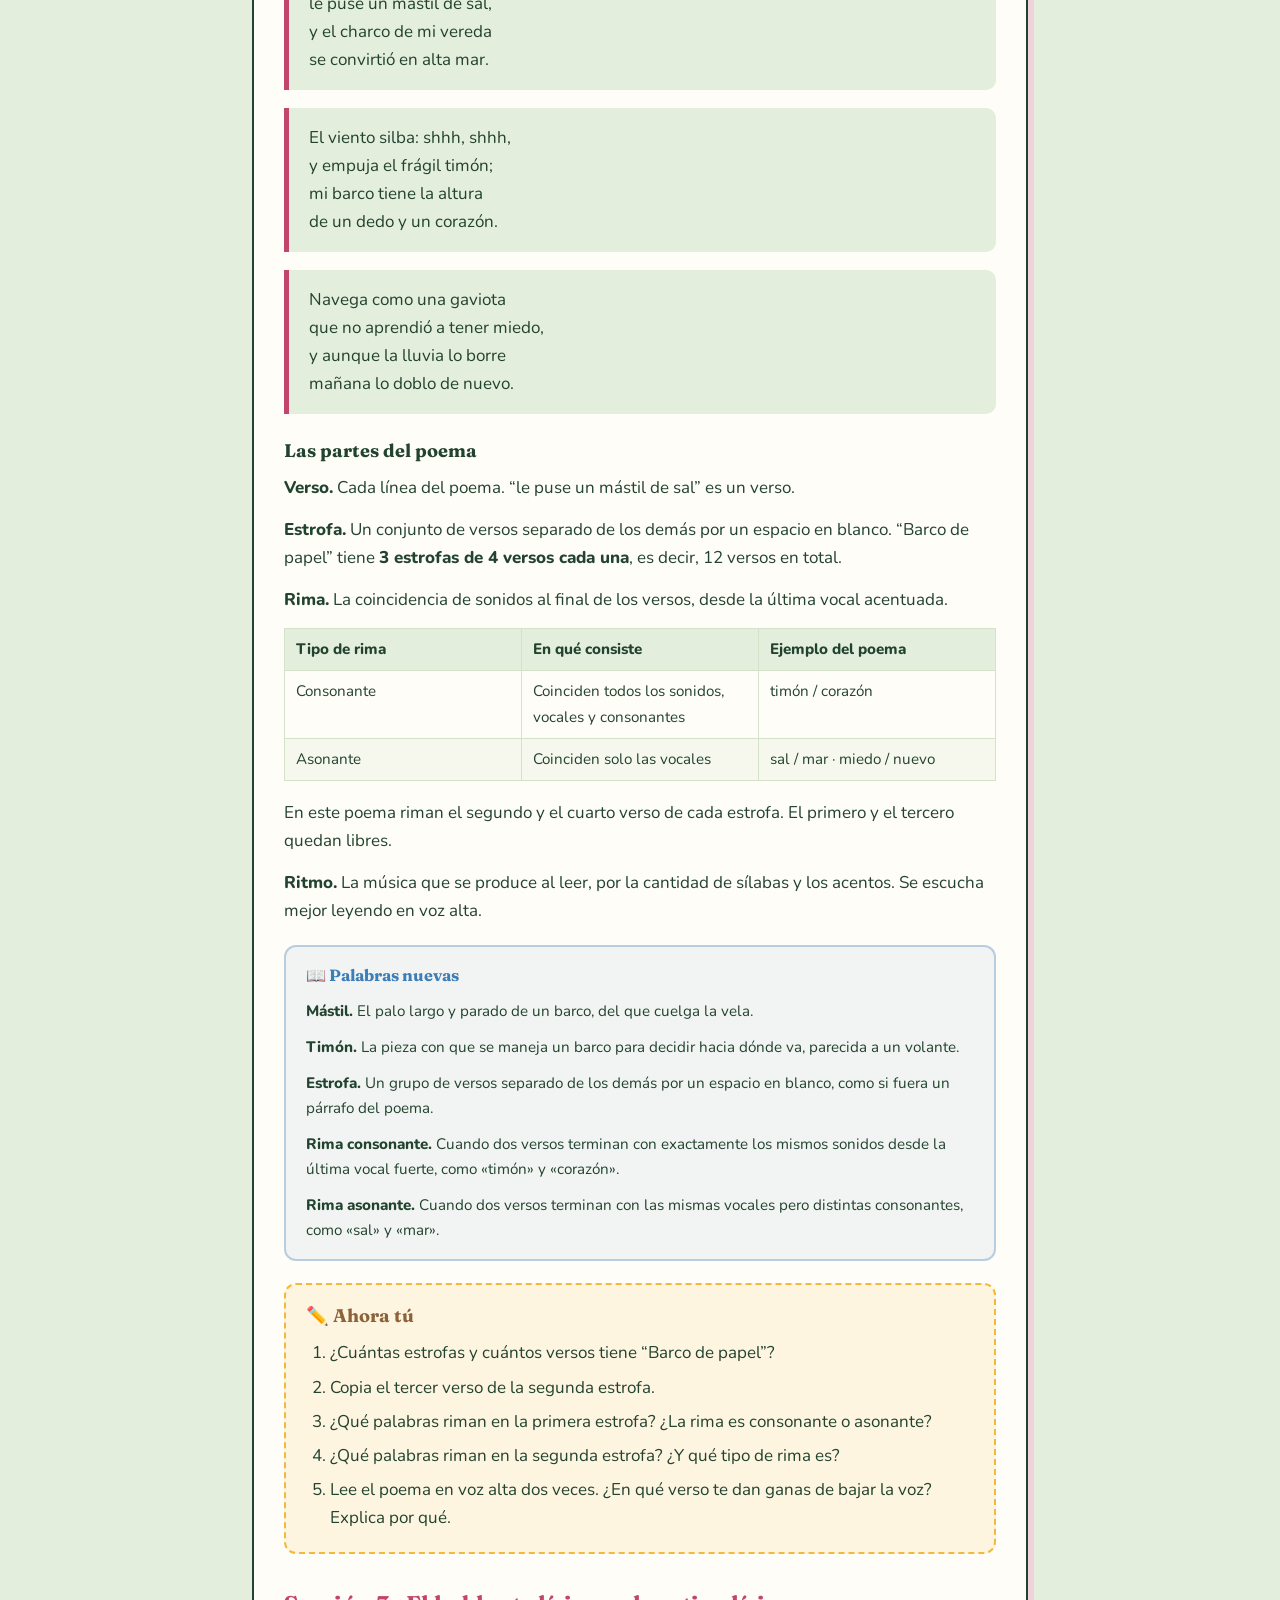
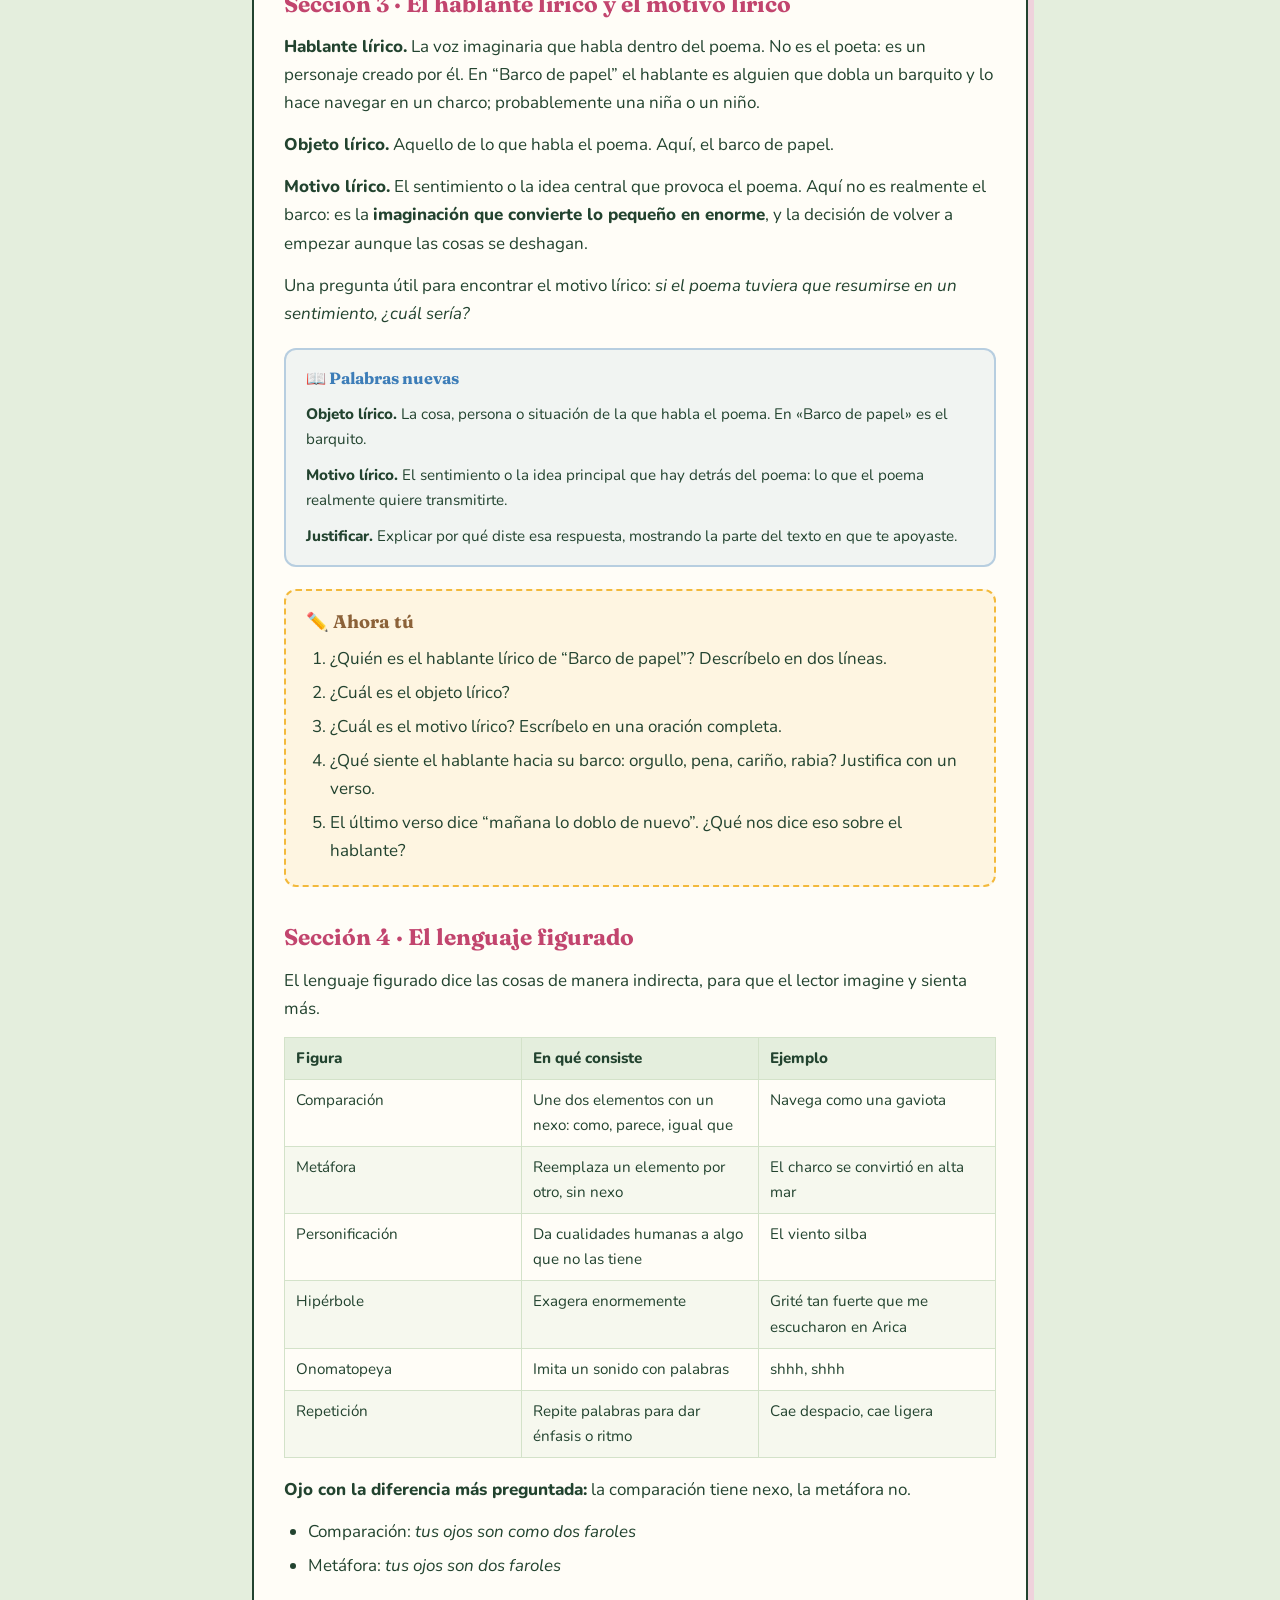
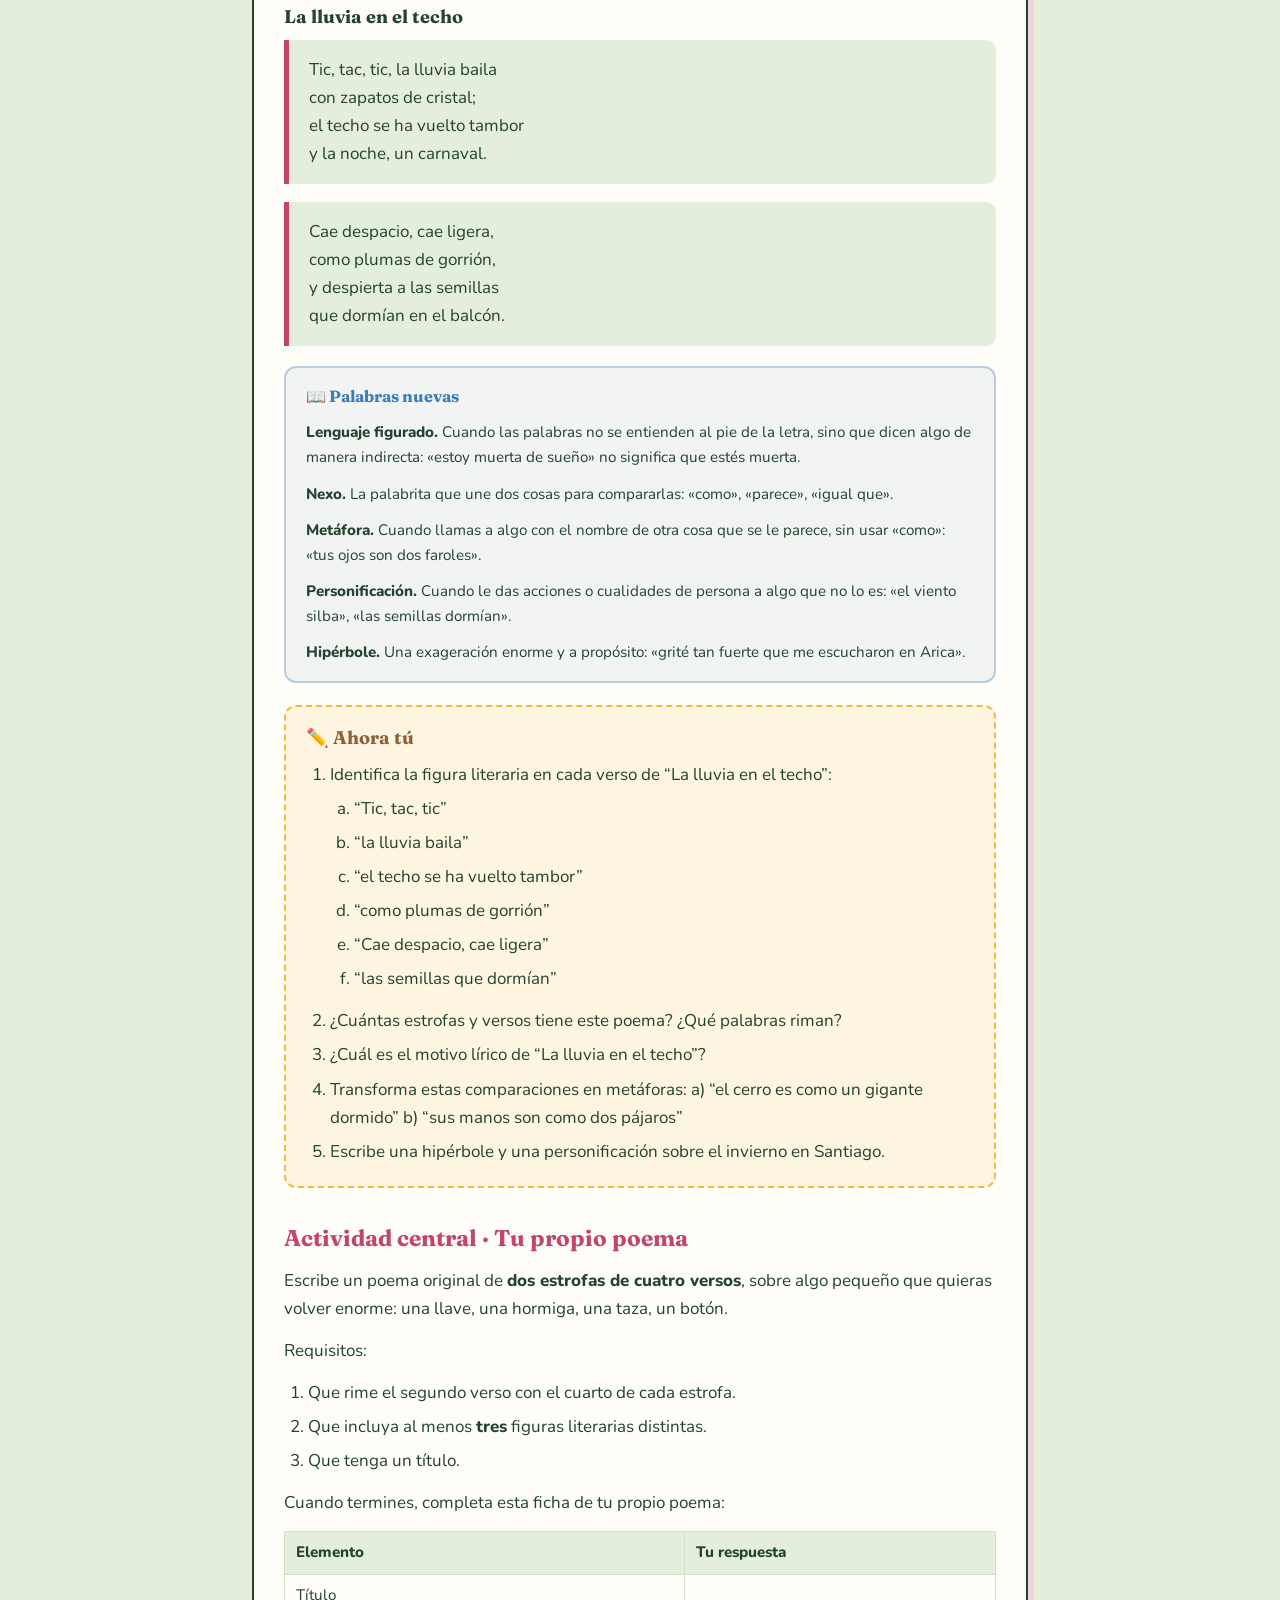
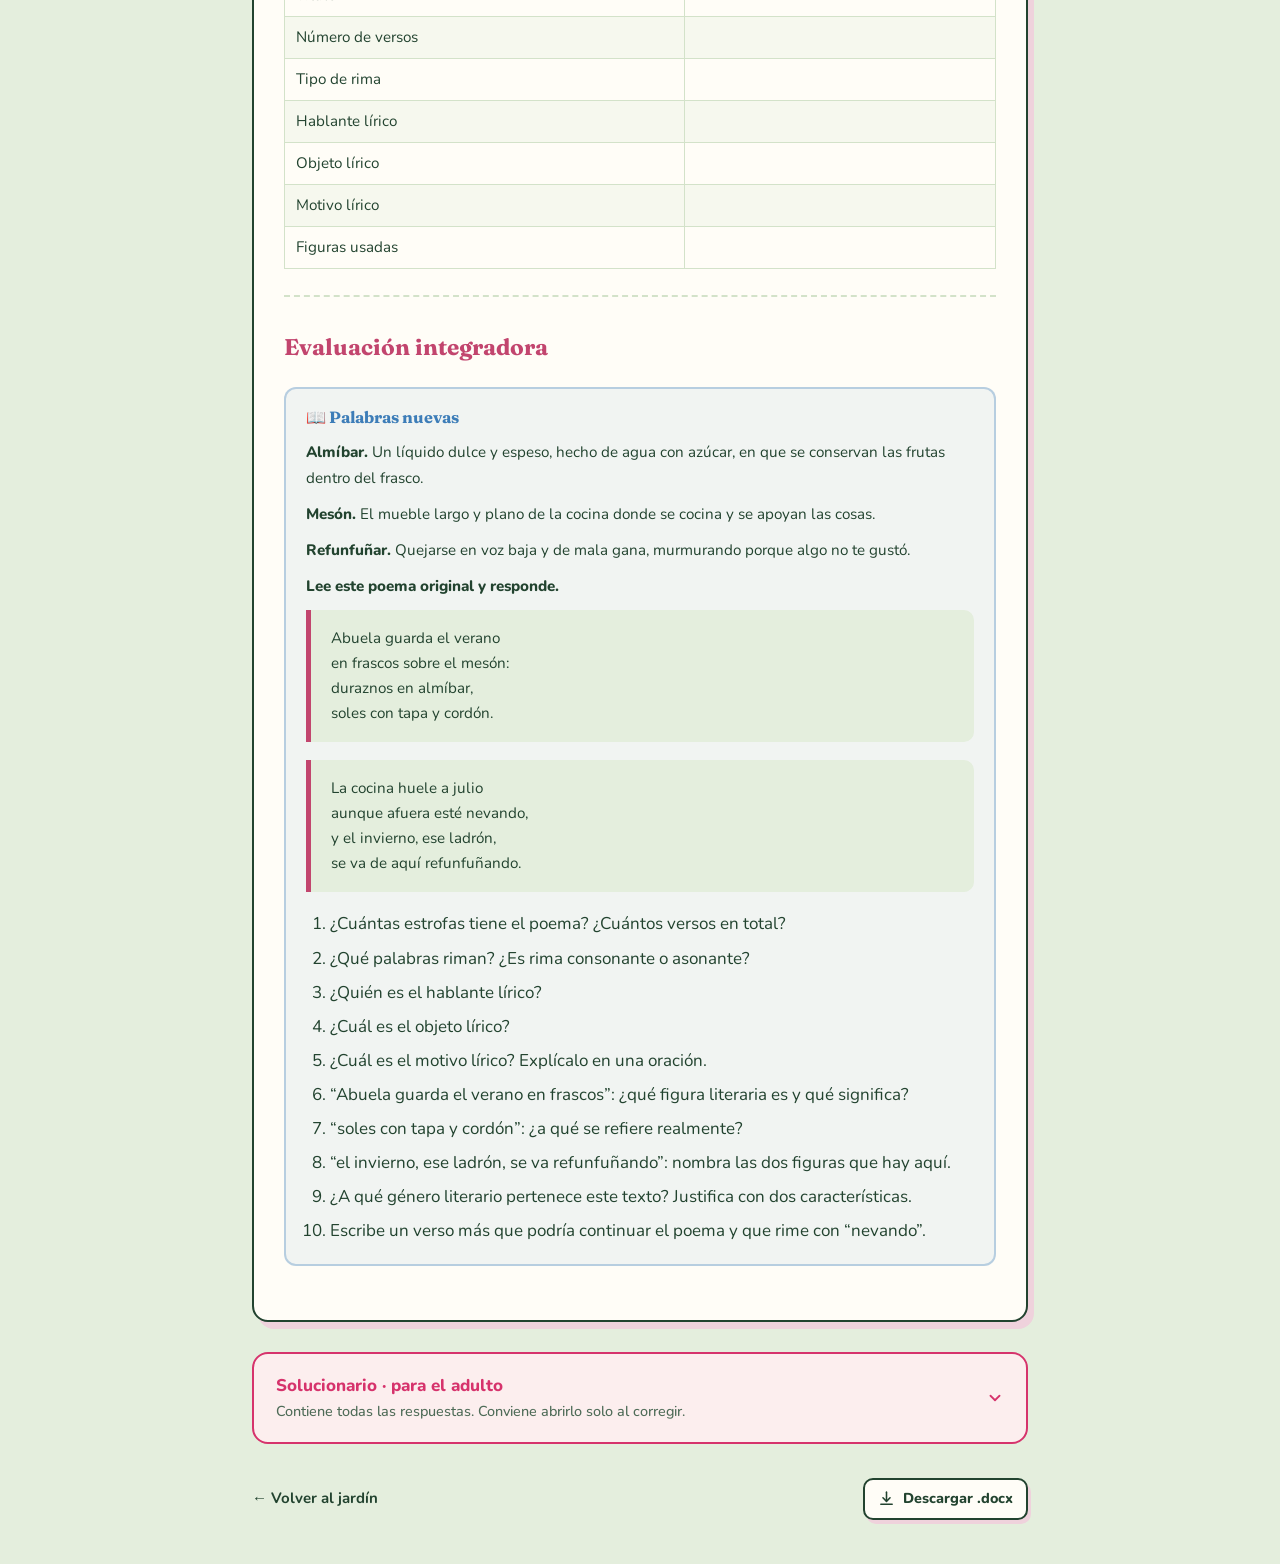
<file: 02-Lenguaje.html>
<!DOCTYPE html>
<html lang="es-CL">
<head>
<meta charset="utf-8">
<meta name="viewport" content="width=device-width, initial-scale=1">
<meta name="robots" content="noindex, nofollow">
<title>Lenguaje y Comunicación · El jardín de Bego</title>
<link rel="icon" href="data:image/svg+xml,%3Csvg xmlns=%22http://www.w3.org/2000/svg%22 viewBox=%220 0 100 100%22%3E%3Ctext y=%22.9em%22 font-size=%2290%22%3E🌷%3C/text%3E%3C/svg%3E">
<link rel="preconnect" href="https://fonts.googleapis.com">
<link rel="preconnect" href="https://fonts.gstatic.com" crossorigin>
<link href="https://fonts.googleapis.com/css2?family=Fraunces:opsz,wght@9..144,500;9..144,700;9..144,900&family=Nunito:wght@400;600;800&display=swap" rel="stylesheet">
<link rel="stylesheet" href="./guia.css">
</head>
<body class="g-leng">

<header class="barra">
  <div class="envoltura">
    <a class="volver" href="./index.html">&larr; El jardín de Bego</a>
    <a class="descargar" href="./02-Lenguaje.docx" download="El jardin de Bego - 02-Lenguaje.docx"><svg viewBox="0 0 24 24" fill="none" stroke="currentColor" stroke-width="2.2" stroke-linecap="round" stroke-linejoin="round" aria-hidden="true"><path d="M12 3v12"/><path d="m7 11 5 5 5-5"/><path d="M4 20h16"/></svg> Descargar .docx</a>
  </div>
</header>

<main class="envoltura">
  <div class="encabezado">
    <div class="num">Guía 2</div>
    <h1>Lenguaje y Comunicación</h1>
    <p class="lema">Textos literarios, el poema y sus elementos</p>
    <p class="credito">Bego · 5° básico · Repaso 2026</p>
  </div>

  <article class="contenido">
<p><strong>Objetivos de Aprendizaje (Bases Curriculares,
Mineduc)</strong></p>
<ul>
<li>OA 3: Leer y familiarizarse con un amplio repertorio de literatura,
incluyendo poemas.</li>
<li>OA 5: Analizar aspectos relevantes de narraciones leídas para
profundizar su comprensión.</li>
<li>OA 7: Explicar el sentido de poemas, considerando el lenguaje
figurado.</li>
<li>OA 8: Sintetizar y registrar las ideas principales de los textos
leídos.</li>
</ul>
<p><strong>Tiempo estimado:</strong> 4 horas, repartidas en 3
sesiones.</p>
<p>Todos los textos de esta guía son originales, escritos especialmente
para este repaso.</p>
<hr />
<h2 id="diagnóstico-de-entrada">Diagnóstico de entrada</h2>
<section class="palabras"><h4 id="palabras-nuevas">📖 Palabras nuevas</h4>
<p><strong>Género literario.</strong> Una de las tres grandes familias
en que se agrupan los textos literarios según su forma: narrativo
(cuentos), lírico (poemas) y dramático (obras de teatro).</p>
<p><strong>Verso.</strong> Cada línea de un poema. En «Barco de papel»,
«le puse un mástil de sal» es un verso.</p>
<p><strong>Figura literaria.</strong> Un truco del lenguaje para decir
algo de manera más bonita o sorprendente, como cuando dices «el sol me
sonríe» en vez de «hay sol».</p>
<p><strong>Hablante lírico.</strong> La voz imaginaria que habla dentro
de un poema, como un personaje inventado. No es la persona que escribió
el poema.</p>
<ol type="1">
<li>¿Qué diferencia hay entre un texto literario y uno no literario?
____________________</li>
<li>Nombra los tres géneros literarios. ____________________</li>
<li>¿Cómo se llama cada línea de un poema? ____________________</li>
<li>¿Cómo se llama el grupo de versos separado por un espacio?
____________________</li>
<li>¿Qué es la rima? ____________________</li>
<li>En “el sol me sonríe desde el cerro”, ¿qué figura literaria hay?
____________________</li>
<li>En “corre más rápido que el viento”, ¿qué figura literaria hay?
____________________</li>
<li>¿Quién es el hablante lírico de un poema? ____________________</li>
</ol>
<hr /></section>
<h2 id="sección-1-los-textos-literarios">Sección 1 · Los textos
literarios</h2>
<h3 id="literario-y-no-literario">Literario y no literario</h3>
<div class="tabla-envoltura"><table>
<colgroup>
<col style="width: 33%" />
<col style="width: 33%" />
<col style="width: 33%" />
</colgroup>
<thead>
<tr class="header">
<th></th>
<th>Texto literario</th>
<th>Texto no literario</th>
</tr>
</thead>
<tbody>
<tr class="odd">
<td>Para qué sirve</td>
<td>Crear belleza, emocionar, imaginar</td>
<td>Informar, explicar, convencer</td>
</tr>
<tr class="even">
<td>Cómo es el mundo que muestra</td>
<td>Ficticio, aunque se parezca al real</td>
<td>Real y comprobable</td>
</tr>
<tr class="odd">
<td>Cómo usa el lenguaje</td>
<td>Con recursos, imágenes y ritmo</td>
<td>Directo y claro</td>
</tr>
<tr class="even">
<td>Ejemplos</td>
<td>Cuento, novela, poema, obra de teatro</td>
<td>Noticia, receta, afiche, biografía</td>
</tr>
</tbody>
</table></div>
<h3 id="los-tres-géneros-literarios">Los tres géneros literarios</h3>
<p><strong>Género narrativo.</strong> Un narrador cuenta una historia
que les ocurre a unos personajes, en un lugar y un tiempo determinados.
Incluye el cuento, la novela, la fábula y la leyenda. Su estructura
básica es inicio, desarrollo y desenlace.</p>
<p><strong>Género lírico.</strong> Un hablante lírico expresa
sentimientos, emociones o impresiones. Se escribe generalmente en verso.
Incluye el poema, la canción y la oda.</p>
<p><strong>Género dramático.</strong> La historia se cuenta a través de
los diálogos de los personajes, para ser representada. Incluye
acotaciones, que indican cómo actuar.</p>
<h3 id="un-fragmento-para-observar">Un fragmento para observar</h3>
<blockquote>
<p>El faro llevaba once años apagado y nadie en el pueblo recordaba por
qué. Emilia subió los ciento veinte escalones con la linterna en la
boca, porque necesitaba las dos manos para no resbalar. Arriba encontró
lo que esperaba encontrar: polvo, gaviotas y un cuaderno. Lo que no
esperaba era que el cuaderno tuviera su nombre escrito en la primera
página.</p>
</blockquote>
<p>Aquí hay un <strong>narrador</strong> que no participa de la
historia, una <strong>protagonista</strong> (Emilia), un
<strong>espacio</strong> (el faro) y un conflicto que recién
empieza.</p>
<section class="palabras"><h4 id="palabras-nuevas-1">📖 Palabras nuevas</h4>
<p><strong>Ficticio.</strong> Que es inventado, que no pasó de verdad.
Los personajes de un cuento son ficticios aunque se parezcan a personas
reales.</p>
<p><strong>Comprobable.</strong> Que puedes revisar si es cierto o no.
Que la Antártica es fría es comprobable; que un zorro hable, no.</p>
<p><strong>Fábula.</strong> Un relato corto, casi siempre con animales
que hablan, que termina dejándote una enseñanza.</p>
<p><strong>Desenlace.</strong> La parte final de una historia, donde se
resuelve el problema y sabes cómo terminó todo.</p>
<p><strong>Acotación.</strong> En una obra de teatro, la indicación
escrita que dice cómo tienen que actuar o moverse los personajes, por
ejemplo «(entra corriendo, asustada)».</p></section>
<section class="ahora"><h3 id="ahora-tú">✏️ Ahora tú</h3>
<ol type="1">
<li>Clasifica cada texto en literario o no literario: una receta de
cazuela · una fábula sobre un zorro · un poema sobre la lluvia · el
manual de una impresora.</li>
<li>¿A qué género literario pertenece una obra de teatro? ¿Cómo lo
sabes?</li>
<li>En el fragmento del faro, ¿quién es la protagonista y dónde ocurre
la acción?</li>
<li>¿Qué parte de la estructura narrativa es ese fragmento: inicio,
desarrollo o desenlace? Explica por qué.</li>
<li>Escribe en una oración el conflicto que se anuncia al final del
fragmento.</li>
</ol></section>
<h2 id="sección-2-el-poema-y-su-estructura">Sección 2 · El poema y su
estructura</h2>
<h3 id="barco-de-papel">Barco de papel</h3>
<blockquote>
<p>Doblé una hoja de cuaderno,<br />
le puse un mástil de sal,<br />
y el charco de mi vereda<br />
se convirtió en alta mar.</p>
</blockquote>
<blockquote>
<p>El viento silba: shhh, shhh,<br />
y empuja el frágil timón;<br />
mi barco tiene la altura<br />
de un dedo y un corazón.</p>
</blockquote>
<blockquote>
<p>Navega como una gaviota<br />
que no aprendió a tener miedo,<br />
y aunque la lluvia lo borre<br />
mañana lo doblo de nuevo.</p>
</blockquote>
<h3 id="las-partes-del-poema">Las partes del poema</h3>
<p><strong>Verso.</strong> Cada línea del poema. “le puse un mástil de
sal” es un verso.</p>
<p><strong>Estrofa.</strong> Un conjunto de versos separado de los demás
por un espacio en blanco. “Barco de papel” tiene <strong>3 estrofas de 4
versos cada una</strong>, es decir, 12 versos en total.</p>
<p><strong>Rima.</strong> La coincidencia de sonidos al final de los
versos, desde la última vocal acentuada.</p>
<div class="tabla-envoltura"><table>
<colgroup>
<col style="width: 33%" />
<col style="width: 33%" />
<col style="width: 33%" />
</colgroup>
<thead>
<tr class="header">
<th>Tipo de rima</th>
<th>En qué consiste</th>
<th>Ejemplo del poema</th>
</tr>
</thead>
<tbody>
<tr class="odd">
<td>Consonante</td>
<td>Coinciden todos los sonidos, vocales y consonantes</td>
<td>timón / corazón</td>
</tr>
<tr class="even">
<td>Asonante</td>
<td>Coinciden solo las vocales</td>
<td>sal / mar · miedo / nuevo</td>
</tr>
</tbody>
</table></div>
<p>En este poema riman el segundo y el cuarto verso de cada estrofa. El
primero y el tercero quedan libres.</p>
<p><strong>Ritmo.</strong> La música que se produce al leer, por la
cantidad de sílabas y los acentos. Se escucha mejor leyendo en voz
alta.</p>
<section class="palabras"><h4 id="palabras-nuevas-2">📖 Palabras nuevas</h4>
<p><strong>Mástil.</strong> El palo largo y parado de un barco, del que
cuelga la vela.</p>
<p><strong>Timón.</strong> La pieza con que se maneja un barco para
decidir hacia dónde va, parecida a un volante.</p>
<p><strong>Estrofa.</strong> Un grupo de versos separado de los demás
por un espacio en blanco, como si fuera un párrafo del poema.</p>
<p><strong>Rima consonante.</strong> Cuando dos versos terminan con
exactamente los mismos sonidos desde la última vocal fuerte, como
«timón» y «corazón».</p>
<p><strong>Rima asonante.</strong> Cuando dos versos terminan con las
mismas vocales pero distintas consonantes, como «sal» y «mar».</p></section>
<section class="ahora"><h3 id="ahora-tú-1">✏️ Ahora tú</h3>
<ol type="1">
<li>¿Cuántas estrofas y cuántos versos tiene “Barco de papel”?</li>
<li>Copia el tercer verso de la segunda estrofa.</li>
<li>¿Qué palabras riman en la primera estrofa? ¿La rima es consonante o
asonante?</li>
<li>¿Qué palabras riman en la segunda estrofa? ¿Y qué tipo de rima
es?</li>
<li>Lee el poema en voz alta dos veces. ¿En qué verso te dan ganas de
bajar la voz? Explica por qué.</li>
</ol></section>
<h2 id="sección-3-el-hablante-lírico-y-el-motivo-lírico">Sección 3 · El
hablante lírico y el motivo lírico</h2>
<p><strong>Hablante lírico.</strong> La voz imaginaria que habla dentro
del poema. No es el poeta: es un personaje creado por él. En “Barco de
papel” el hablante es alguien que dobla un barquito y lo hace navegar en
un charco; probablemente una niña o un niño.</p>
<p><strong>Objeto lírico.</strong> Aquello de lo que habla el poema.
Aquí, el barco de papel.</p>
<p><strong>Motivo lírico.</strong> El sentimiento o la idea central que
provoca el poema. Aquí no es realmente el barco: es la
<strong>imaginación que convierte lo pequeño en enorme</strong>, y la
decisión de volver a empezar aunque las cosas se deshagan.</p>
<p>Una pregunta útil para encontrar el motivo lírico: <em>si el poema
tuviera que resumirse en un sentimiento, ¿cuál sería?</em></p>
<section class="palabras"><h4 id="palabras-nuevas-3">📖 Palabras nuevas</h4>
<p><strong>Objeto lírico.</strong> La cosa, persona o situación de la
que habla el poema. En «Barco de papel» es el barquito.</p>
<p><strong>Motivo lírico.</strong> El sentimiento o la idea principal
que hay detrás del poema: lo que el poema realmente quiere
transmitirte.</p>
<p><strong>Justificar.</strong> Explicar por qué diste esa respuesta,
mostrando la parte del texto en que te apoyaste.</p></section>
<section class="ahora"><h3 id="ahora-tú-2">✏️ Ahora tú</h3>
<ol type="1">
<li>¿Quién es el hablante lírico de “Barco de papel”? Descríbelo en dos
líneas.</li>
<li>¿Cuál es el objeto lírico?</li>
<li>¿Cuál es el motivo lírico? Escríbelo en una oración completa.</li>
<li>¿Qué siente el hablante hacia su barco: orgullo, pena, cariño,
rabia? Justifica con un verso.</li>
<li>El último verso dice “mañana lo doblo de nuevo”. ¿Qué nos dice eso
sobre el hablante?</li>
</ol></section>
<h2 id="sección-4-el-lenguaje-figurado">Sección 4 · El lenguaje
figurado</h2>
<p>El lenguaje figurado dice las cosas de manera indirecta, para que el
lector imagine y sienta más.</p>
<div class="tabla-envoltura"><table>
<colgroup>
<col style="width: 33%" />
<col style="width: 33%" />
<col style="width: 33%" />
</colgroup>
<thead>
<tr class="header">
<th>Figura</th>
<th>En qué consiste</th>
<th>Ejemplo</th>
</tr>
</thead>
<tbody>
<tr class="odd">
<td>Comparación</td>
<td>Une dos elementos con un nexo: como, parece, igual que</td>
<td>Navega como una gaviota</td>
</tr>
<tr class="even">
<td>Metáfora</td>
<td>Reemplaza un elemento por otro, sin nexo</td>
<td>El charco se convirtió en alta mar</td>
</tr>
<tr class="odd">
<td>Personificación</td>
<td>Da cualidades humanas a algo que no las tiene</td>
<td>El viento silba</td>
</tr>
<tr class="even">
<td>Hipérbole</td>
<td>Exagera enormemente</td>
<td>Grité tan fuerte que me escucharon en Arica</td>
</tr>
<tr class="odd">
<td>Onomatopeya</td>
<td>Imita un sonido con palabras</td>
<td>shhh, shhh</td>
</tr>
<tr class="even">
<td>Repetición</td>
<td>Repite palabras para dar énfasis o ritmo</td>
<td>Cae despacio, cae ligera</td>
</tr>
</tbody>
</table></div>
<p><strong>Ojo con la diferencia más preguntada:</strong> la comparación
tiene nexo, la metáfora no.</p>
<ul>
<li>Comparación: <em>tus ojos son como dos faroles</em></li>
<li>Metáfora: <em>tus ojos son dos faroles</em></li>
</ul>
<h3 id="la-lluvia-en-el-techo">La lluvia en el techo</h3>
<blockquote>
<p>Tic, tac, tic, la lluvia baila<br />
con zapatos de cristal;<br />
el techo se ha vuelto tambor<br />
y la noche, un carnaval.</p>
</blockquote>
<blockquote>
<p>Cae despacio, cae ligera,<br />
como plumas de gorrión,<br />
y despierta a las semillas<br />
que dormían en el balcón.</p>
</blockquote>
<section class="palabras"><h4 id="palabras-nuevas-4">📖 Palabras nuevas</h4>
<p><strong>Lenguaje figurado.</strong> Cuando las palabras no se
entienden al pie de la letra, sino que dicen algo de manera indirecta:
«estoy muerta de sueño» no significa que estés muerta.</p>
<p><strong>Nexo.</strong> La palabrita que une dos cosas para
compararlas: «como», «parece», «igual que».</p>
<p><strong>Metáfora.</strong> Cuando llamas a algo con el nombre de otra
cosa que se le parece, sin usar «como»: «tus ojos son dos faroles».</p>
<p><strong>Personificación.</strong> Cuando le das acciones o cualidades
de persona a algo que no lo es: «el viento silba», «las semillas
dormían».</p>
<p><strong>Hipérbole.</strong> Una exageración enorme y a propósito:
«grité tan fuerte que me escucharon en Arica».</p></section>
<section class="ahora"><h3 id="ahora-tú-3">✏️ Ahora tú</h3>
<ol type="1">
<li>Identifica la figura literaria en cada verso de “La lluvia en el
techo”:
<ol type="a">
<li>“Tic, tac, tic”</li>
<li>“la lluvia baila”</li>
<li>“el techo se ha vuelto tambor”</li>
<li>“como plumas de gorrión”</li>
<li>“Cae despacio, cae ligera”</li>
<li>“las semillas que dormían”</li>
</ol></li>
<li>¿Cuántas estrofas y versos tiene este poema? ¿Qué palabras
riman?</li>
<li>¿Cuál es el motivo lírico de “La lluvia en el techo”?</li>
<li>Transforma estas comparaciones en metáforas: a) “el cerro es como un
gigante dormido” b) “sus manos son como dos pájaros”</li>
<li>Escribe una hipérbole y una personificación sobre el invierno en
Santiago.</li>
</ol></section>
<h2 id="actividad-central-tu-propio-poema">Actividad central · Tu propio
poema</h2>
<p>Escribe un poema original de <strong>dos estrofas de cuatro
versos</strong>, sobre algo pequeño que quieras volver enorme: una
llave, una hormiga, una taza, un botón.</p>
<p>Requisitos:</p>
<ol type="1">
<li>Que rime el segundo verso con el cuarto de cada estrofa.</li>
<li>Que incluya al menos <strong>tres</strong> figuras literarias
distintas.</li>
<li>Que tenga un título.</li>
</ol>
<p>Cuando termines, completa esta ficha de tu propio poema:</p>
<div class="tabla-envoltura"><table>
<thead>
<tr class="header">
<th>Elemento</th>
<th>Tu respuesta</th>
</tr>
</thead>
<tbody>
<tr class="odd">
<td>Título</td>
<td></td>
</tr>
<tr class="even">
<td>Número de versos</td>
<td></td>
</tr>
<tr class="odd">
<td>Tipo de rima</td>
<td></td>
</tr>
<tr class="even">
<td>Hablante lírico</td>
<td></td>
</tr>
<tr class="odd">
<td>Objeto lírico</td>
<td></td>
</tr>
<tr class="even">
<td>Motivo lírico</td>
<td></td>
</tr>
<tr class="odd">
<td>Figuras usadas</td>
<td></td>
</tr>
</tbody>
</table></div>
<hr />
<h2 id="evaluación-integradora">Evaluación integradora</h2>
<section class="palabras"><h4 id="palabras-nuevas-5">📖 Palabras nuevas</h4>
<p><strong>Almíbar.</strong> Un líquido dulce y espeso, hecho de agua
con azúcar, en que se conservan las frutas dentro del frasco.</p>
<p><strong>Mesón.</strong> El mueble largo y plano de la cocina donde se
cocina y se apoyan las cosas.</p>
<p><strong>Refunfuñar.</strong> Quejarse en voz baja y de mala gana,
murmurando porque algo no te gustó.</p>
<p><strong>Lee este poema original y responde.</strong></p>
<blockquote>
<p>Abuela guarda el verano<br />
en frascos sobre el mesón:<br />
duraznos en almíbar,<br />
soles con tapa y cordón.</p>
</blockquote>
<blockquote>
<p>La cocina huele a julio<br />
aunque afuera esté nevando,<br />
y el invierno, ese ladrón,<br />
se va de aquí refunfuñando.</p>
</blockquote>
<ol type="1">
<li>¿Cuántas estrofas tiene el poema? ¿Cuántos versos en total?</li>
<li>¿Qué palabras riman? ¿Es rima consonante o asonante?</li>
<li>¿Quién es el hablante lírico?</li>
<li>¿Cuál es el objeto lírico?</li>
<li>¿Cuál es el motivo lírico? Explícalo en una oración.</li>
<li>“Abuela guarda el verano en frascos”: ¿qué figura literaria es y qué
significa?</li>
<li>“soles con tapa y cordón”: ¿a qué se refiere realmente?</li>
<li>“el invierno, ese ladrón, se va refunfuñando”: nombra las dos
figuras que hay aquí.</li>
<li>¿A qué género literario pertenece este texto? Justifica con dos
características.</li>
<li>Escribe un verso más que podría continuar el poema y que rime con
“nevando”.</li>
</ol></section>

  </article>

  <details class="solucionario">
    <summary>
      <span>Solucionario · para el adulto
        <span class="aviso">Contiene todas las respuestas. Conviene abrirlo solo al corregir.</span>
      </span>
      <svg class="flecha" width="18" height="18" viewBox="0 0 24 24" fill="none" stroke="currentColor" stroke-width="2.4" stroke-linecap="round" stroke-linejoin="round" aria-hidden="true"><path d="m6 9 6 6 6-6"/></svg>
    </summary>
    <div class="cuerpo">
<h1 id="solucionario-guía-2-lenguaje">Solucionario · Guía 2
Lenguaje</h1>
<p><strong>Uso del adulto.</strong> Esta sección no debe entregarse
junto con la guía de trabajo. Varias respuestas admiten formulaciones
distintas; se indica el criterio a evaluar.</p>
<h2 id="diagnóstico-de-entrada">Diagnóstico de entrada</h2>
<ol type="1">
<li>El literario crea un mundo imaginario y busca emocionar; el no
literario informa sobre la realidad.</li>
<li>Narrativo, lírico y dramático.</li>
<li>Verso.</li>
<li>Estrofa.</li>
<li>La coincidencia de sonidos al final de dos o más versos.</li>
<li>Personificación.</li>
<li>Comparación (también se acepta hipérbole; lo esencial es que
reconozca el nexo “más… que”).</li>
<li>La voz imaginaria que habla dentro del poema, distinta del
poeta.</li>
</ol>
<h2 id="sección-1-ahora-tú">Sección 1 · Ahora tú</h2>
<ol type="1">
<li>No literarios: la receta y el manual. Literarios: la fábula y el
poema.</li>
<li>Al género dramático, porque está escrita en diálogos y con
acotaciones, para ser representada.</li>
<li>La protagonista es Emilia; la acción ocurre en un faro apagado.</li>
<li>Es el inicio: presenta al personaje, el lugar y plantea el
conflicto.</li>
<li>Emilia encuentra un cuaderno con su propio nombre escrito, sin saber
por qué está allí.</li>
</ol>
<h2 id="sección-2-ahora-tú">Sección 2 · Ahora tú</h2>
<ol type="1">
<li>3 estrofas y 12 versos.</li>
<li>“mi barco tiene la altura”</li>
<li>Riman “sal” y “mar”: rima asonante (coincide solo la vocal a).</li>
<li>Riman “timón” y “corazón”: rima consonante.</li>
<li>Respuesta abierta. Se evalúa que justifique con el contenido del
verso, por ejemplo el cierre suave del último verso.</li>
</ol>
<h2 id="sección-3-ahora-tú">Sección 3 · Ahora tú</h2>
<ol type="1">
<li>Alguien pequeño, imaginativo, que juega con un barco de papel en un
charco. No es el poeta.</li>
<li>El barco de papel.</li>
<li>Que la imaginación transforma lo pequeño en algo grandioso, y que
siempre se puede volver a empezar.</li>
<li>Cariño y orgullo. Se acepta cualquier justificación con verso, por
ejemplo “mi barco, tan valiente” o “de un dedo y un corazón”.</li>
<li>Que no se rinde: acepta que las cosas se deshagan y decide
rehacerlas.</li>
</ol>
<h2 id="sección-4-ahora-tú">Sección 4 · Ahora tú</h2>
<ol type="1">
<li><ol type="a">
<li>onomatopeya · b) personificación · c) metáfora · d) comparación · e)
repetición · f) personificación</li>
</ol></li>
<li>2 estrofas, 8 versos. Riman cristal/carnaval (consonante) y
gorrión/balcón (consonante).</li>
<li>La alegría y la calma que produce escuchar la lluvia; la lluvia como
algo que despierta la vida.</li>
<li><ol type="a">
<li>“el cerro es un gigante dormido” · b) “sus manos son dos
pájaros”</li>
</ol></li>
<li>Respuesta abierta. Se evalúa que la hipérbole exagere de manera
evidente y que la personificación atribuya una acción humana.</li>
</ol>
<h2 id="actividad-central">Actividad central</h2>
<p>Pauta de evaluación (6 puntos):</p>
<div class="tabla-envoltura"><table>
<thead>
<tr class="header">
<th>Criterio</th>
<th>Puntos</th>
</tr>
</thead>
<tbody>
<tr class="odd">
<td>Dos estrofas de cuatro versos</td>
<td>1</td>
</tr>
<tr class="even">
<td>Rima entre el segundo y el cuarto verso</td>
<td>1</td>
</tr>
<tr class="odd">
<td>Tres o más figuras literarias distintas</td>
<td>2</td>
</tr>
<tr class="even">
<td>Título pertinente</td>
<td>1</td>
</tr>
<tr class="odd">
<td>Ficha completa y coherente con el poema</td>
<td>1</td>
</tr>
</tbody>
</table></div>
<h2 id="evaluación-integradora">Evaluación integradora</h2>
<ol type="1">
<li>2 estrofas, 8 versos.</li>
<li>Riman “mesón” y “cordón” (consonante) en la primera estrofa;
“nevando” y “refunfuñando” (consonante) en la segunda. También hay eco
entre “cordón” y “ladrón”.</li>
<li>Alguien que observa a su abuela en la cocina, probablemente un nieto
o nieta.</li>
<li>Los frascos de conserva de la abuela, o el verano guardado.</li>
<li>El afecto por la abuela y la idea de que la comida casera conserva
los recuerdos y vence al frío.</li>
<li>Metáfora: los frascos de conserva guardan la fruta del verano, y con
ella el recuerdo de esa estación.</li>
<li>A los duraznos en almíbar, redondos y dorados como pequeños soles,
con la tapa y el cordón del frasco.</li>
<li>Metáfora (“el invierno, ese ladrón”) y personificación (“se va
refunfuñando”).</li>
<li>Al género lírico: está escrito en verso y estrofas, y expresa
sentimientos a través de un hablante lírico.</li>
<li>Respuesta abierta. Se evalúa que el verso rime en “-ando” y que
tenga sentido con el poema.</li>
</ol>
<h2 id="tabla-de-remediación">Tabla de remediación</h2>
<div class="tabla-envoltura"><table>
<colgroup>
<col style="width: 33%" />
<col style="width: 33%" />
<col style="width: 33%" />
</colgroup>
<thead>
<tr class="header">
<th>Si falló en…</th>
<th>Volver a…</th>
<th>Refuerzo sugerido</th>
</tr>
</thead>
<tbody>
<tr class="odd">
<td>Pregunta 9</td>
<td>Sección 1</td>
<td>Clasificar cinco textos del hogar en literarios y no literarios</td>
</tr>
<tr class="even">
<td>Preguntas 1, 2, 10</td>
<td>Sección 2</td>
<td>Contar versos y marcar rimas en tres poemas distintos</td>
</tr>
<tr class="odd">
<td>Preguntas 3, 4, 5</td>
<td>Sección 3</td>
<td>Preguntarse “¿quién habla?” y “¿qué siente?” en cada poema que
lea</td>
</tr>
<tr class="even">
<td>Preguntas 6, 7, 8</td>
<td>Sección 4</td>
<td>Buscar figuras literarias en letras de canciones</td>
</tr>
</tbody>
</table></div>
<p><strong>Puntaje total: 10 puntos.</strong> 8 o más indica dominio del
contenido; entre 6 y 7, repaso focalizado; menos de 6, rehacer las
secciones marcadas.</p>

    </div>
  </details>


  <div class="pie">
    <p><a class="volver" href="./index.html">&larr; Volver al jardín</a></p>
    <a class="descargar" href="./02-Lenguaje.docx" download="El jardin de Bego - 02-Lenguaje.docx"><svg viewBox="0 0 24 24" fill="none" stroke="currentColor" stroke-width="2.2" stroke-linecap="round" stroke-linejoin="round" aria-hidden="true"><path d="M12 3v12"/><path d="m7 11 5 5 5-5"/><path d="M4 20h16"/></svg> Descargar .docx</a>
  </div>
</main>

</body>
</html>
</file>
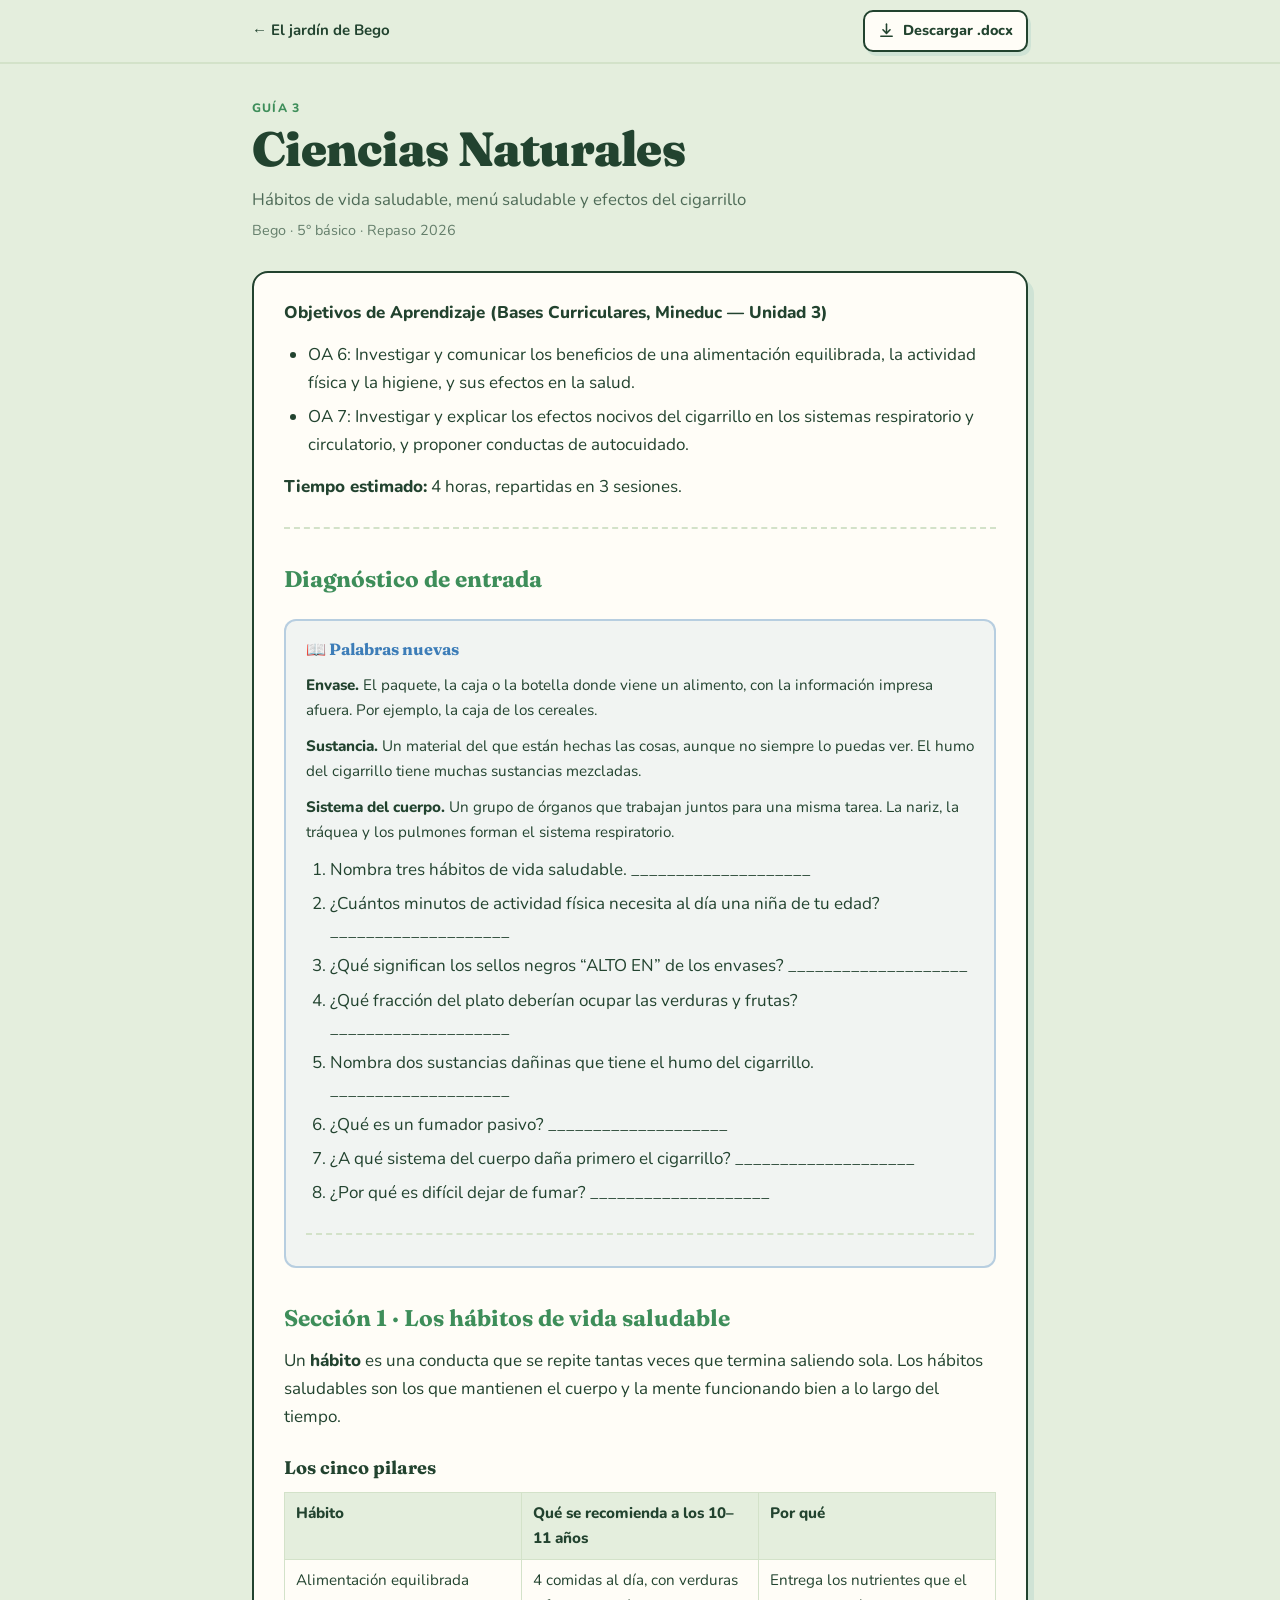
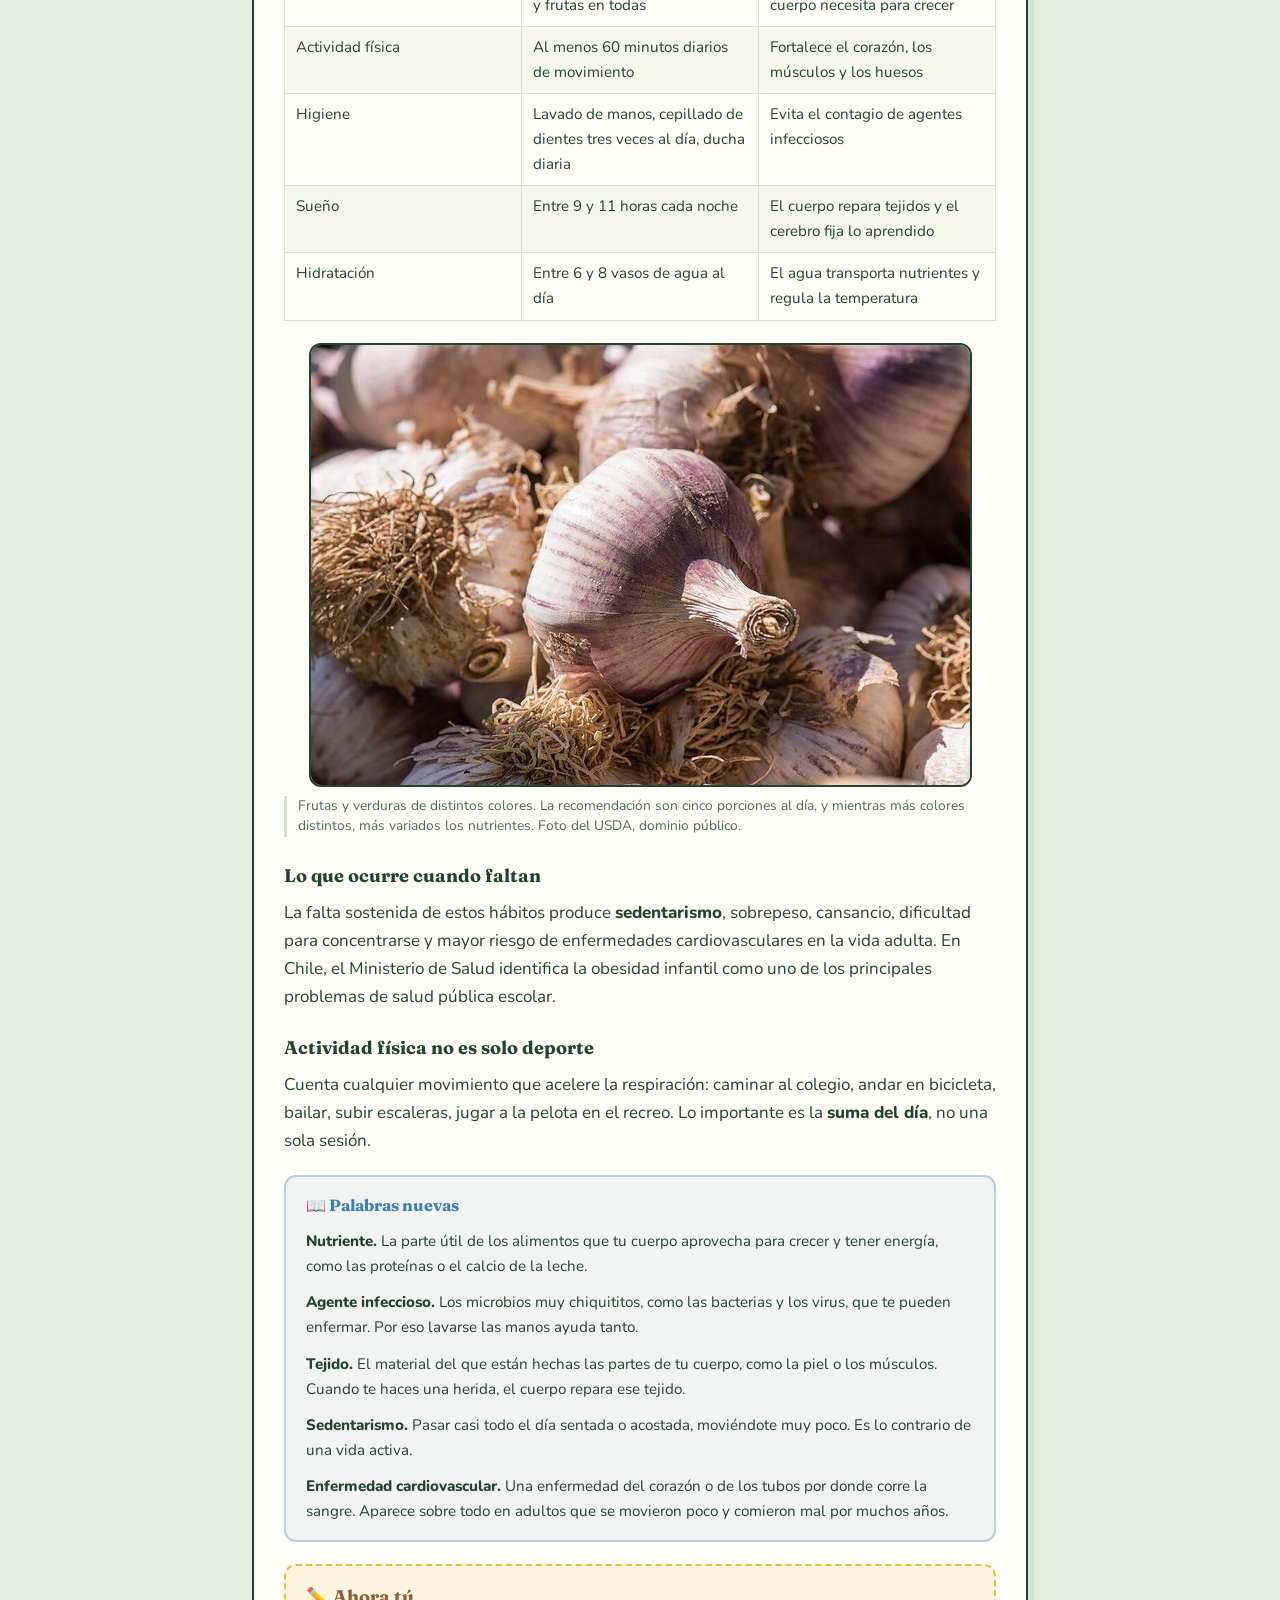
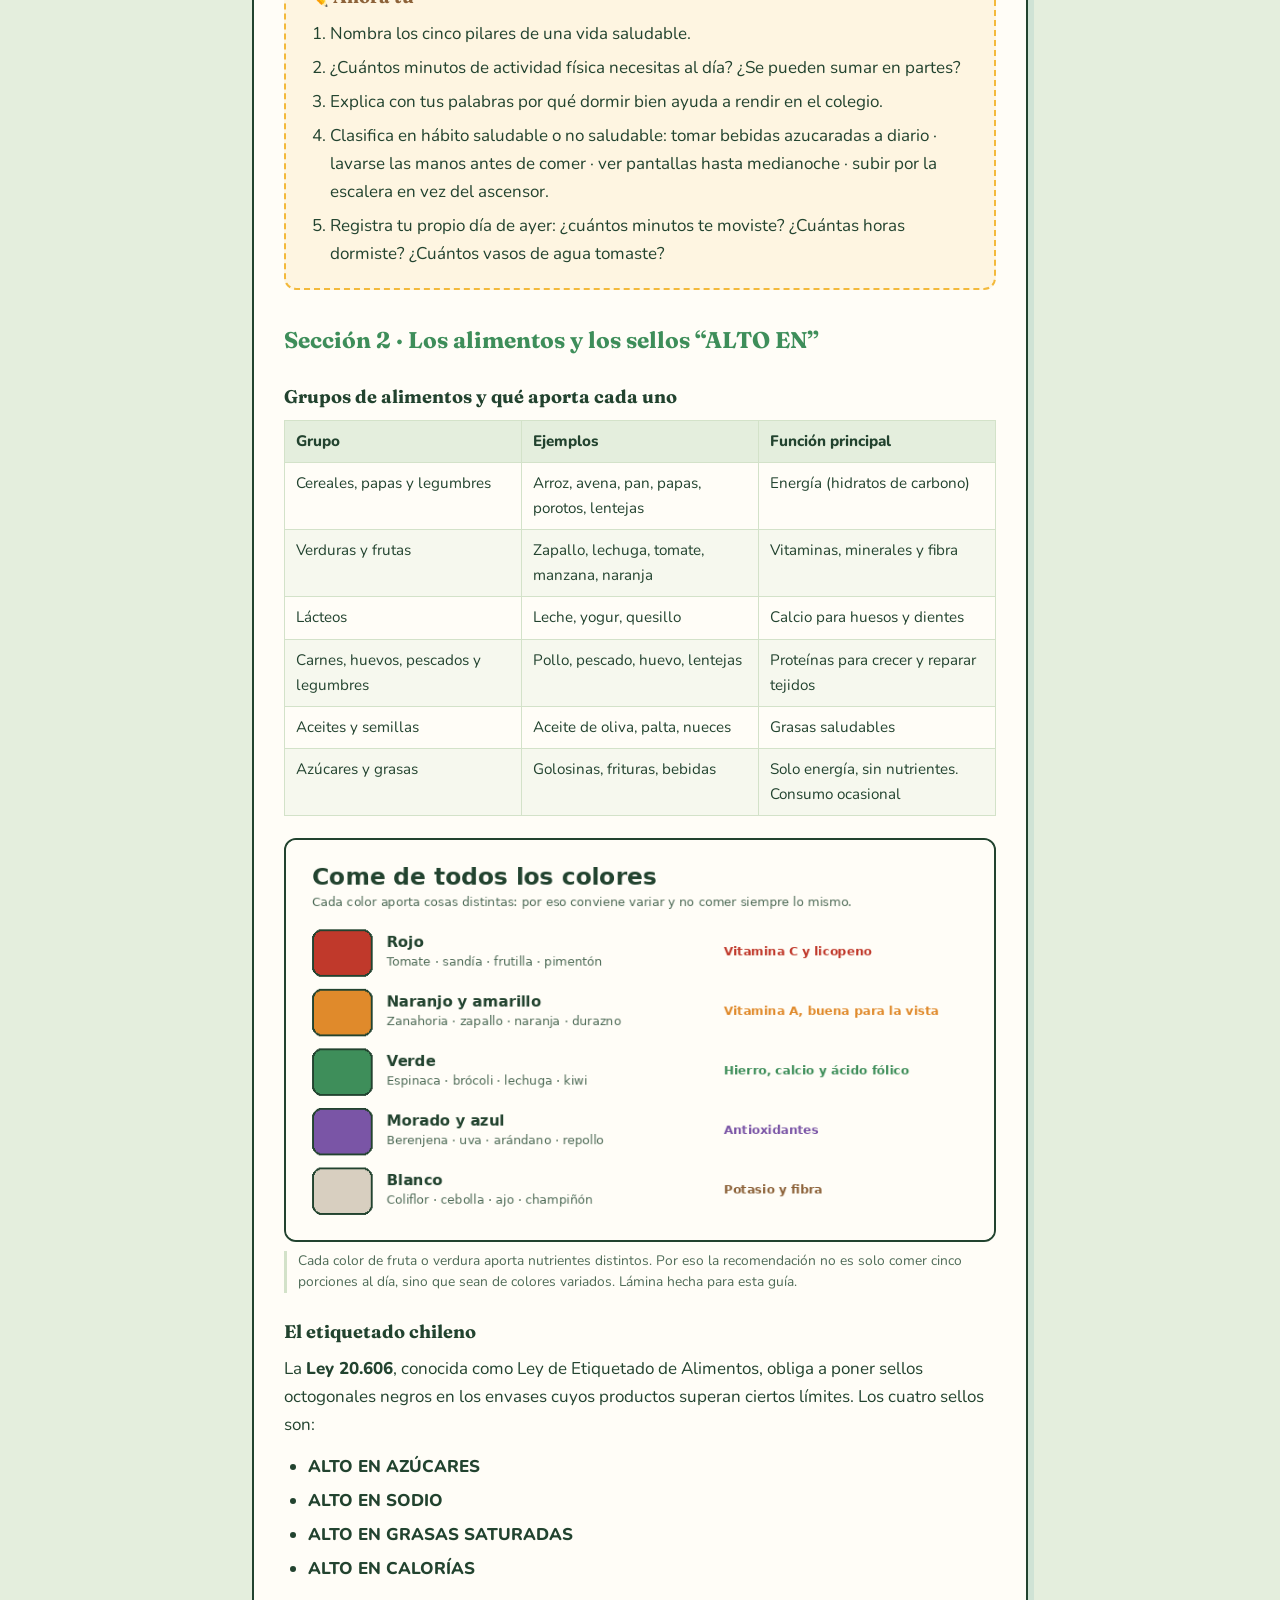
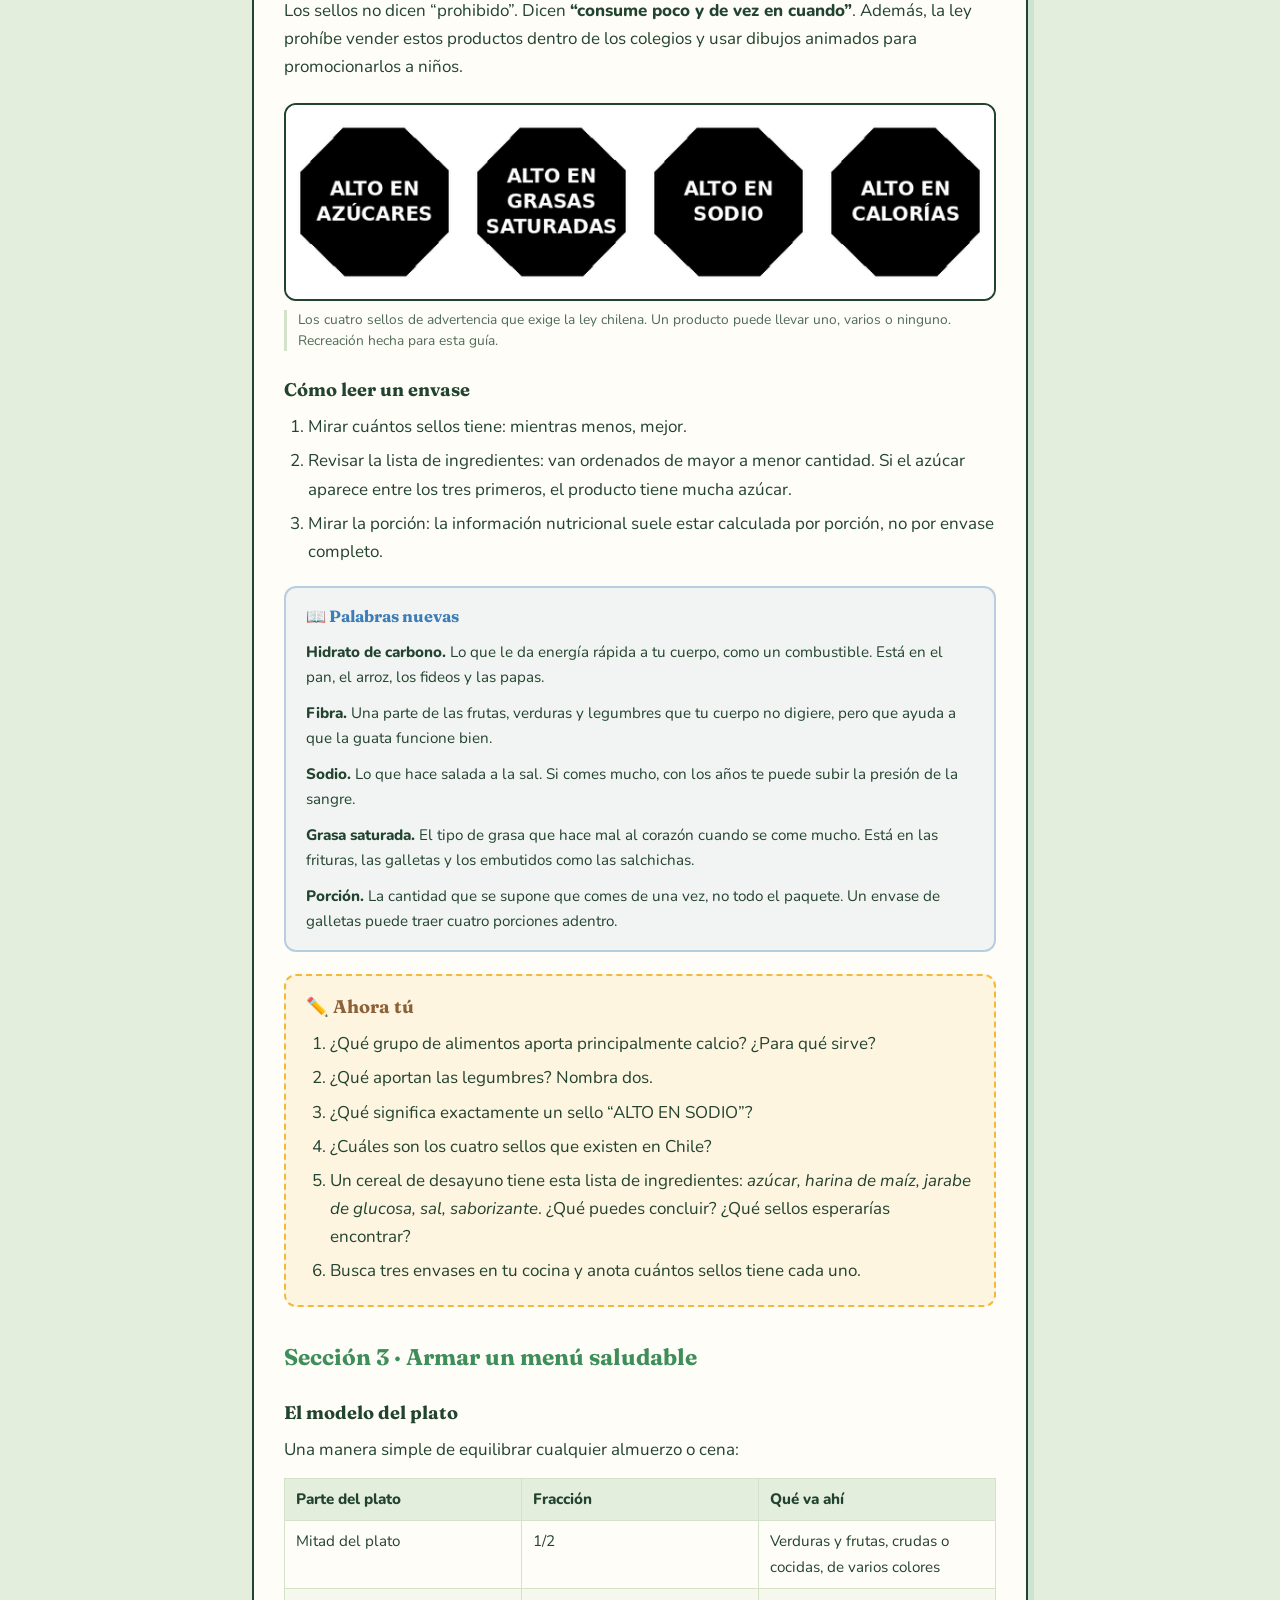
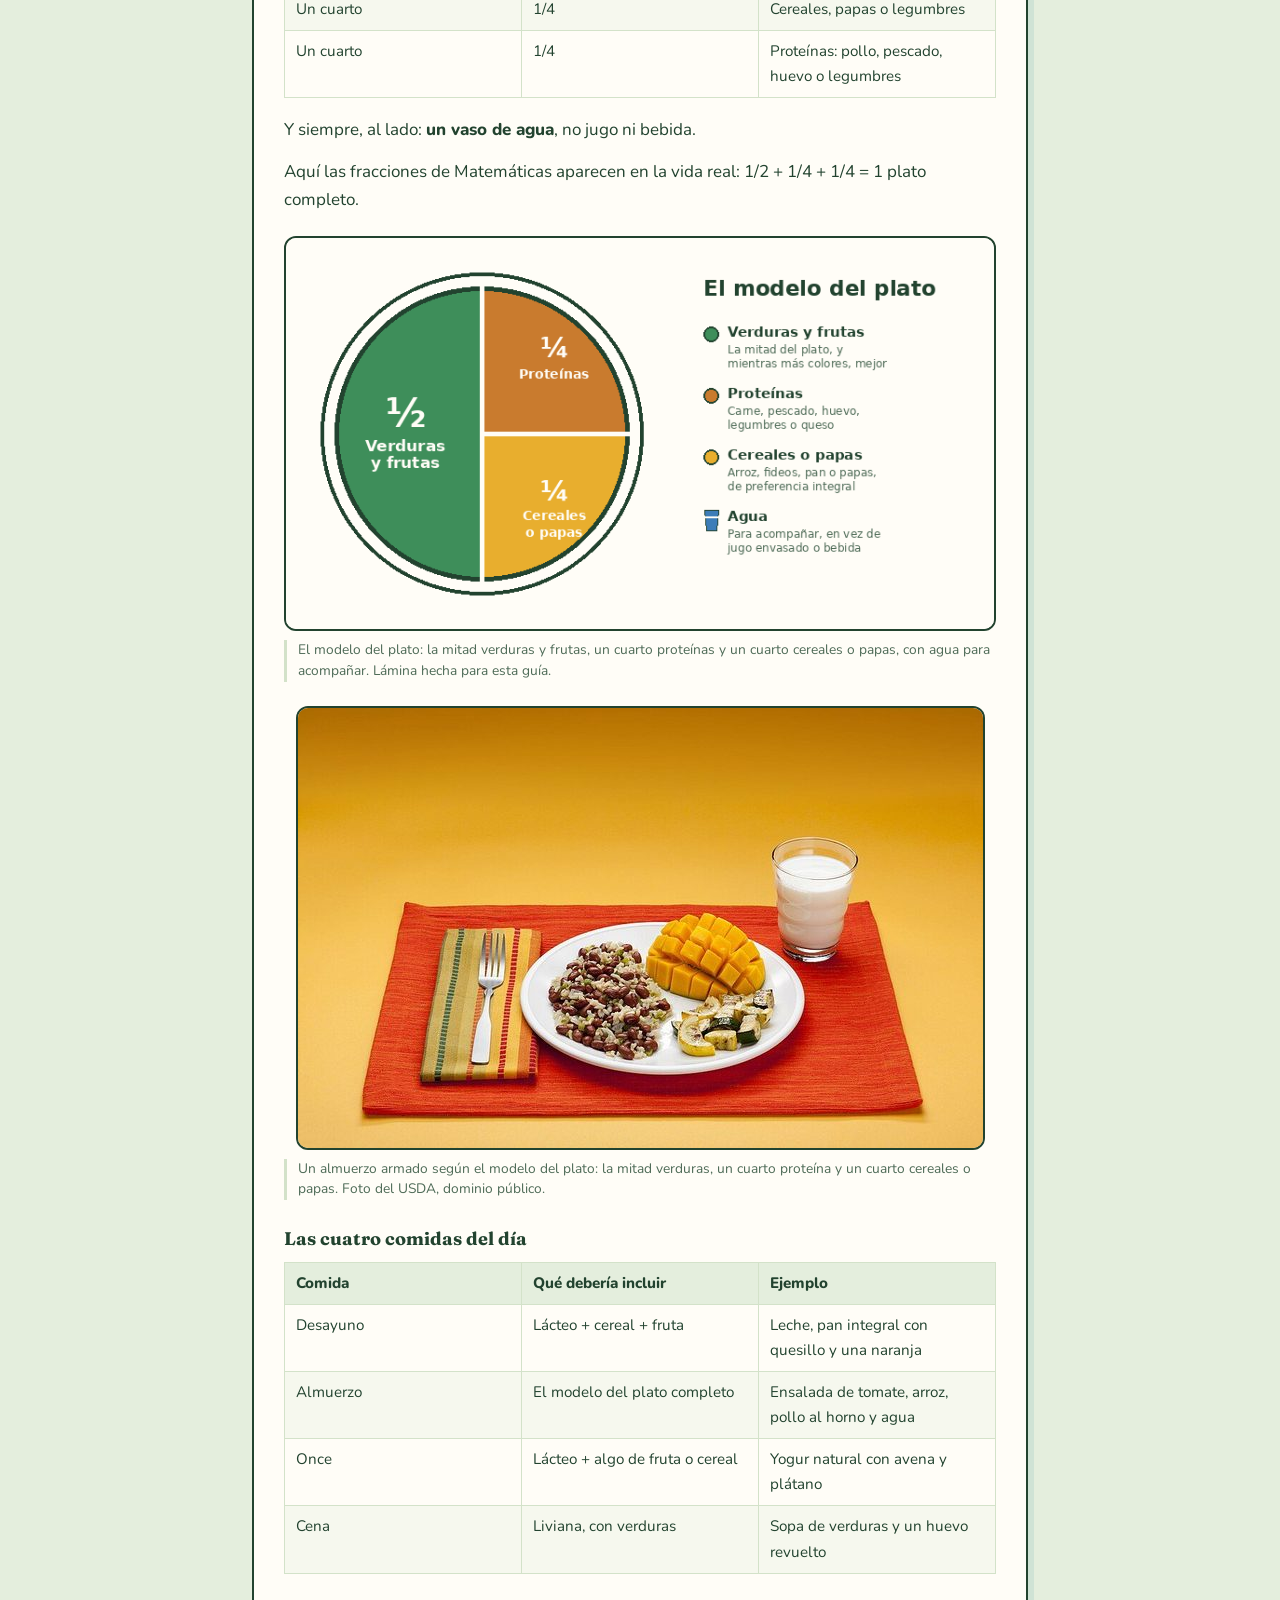
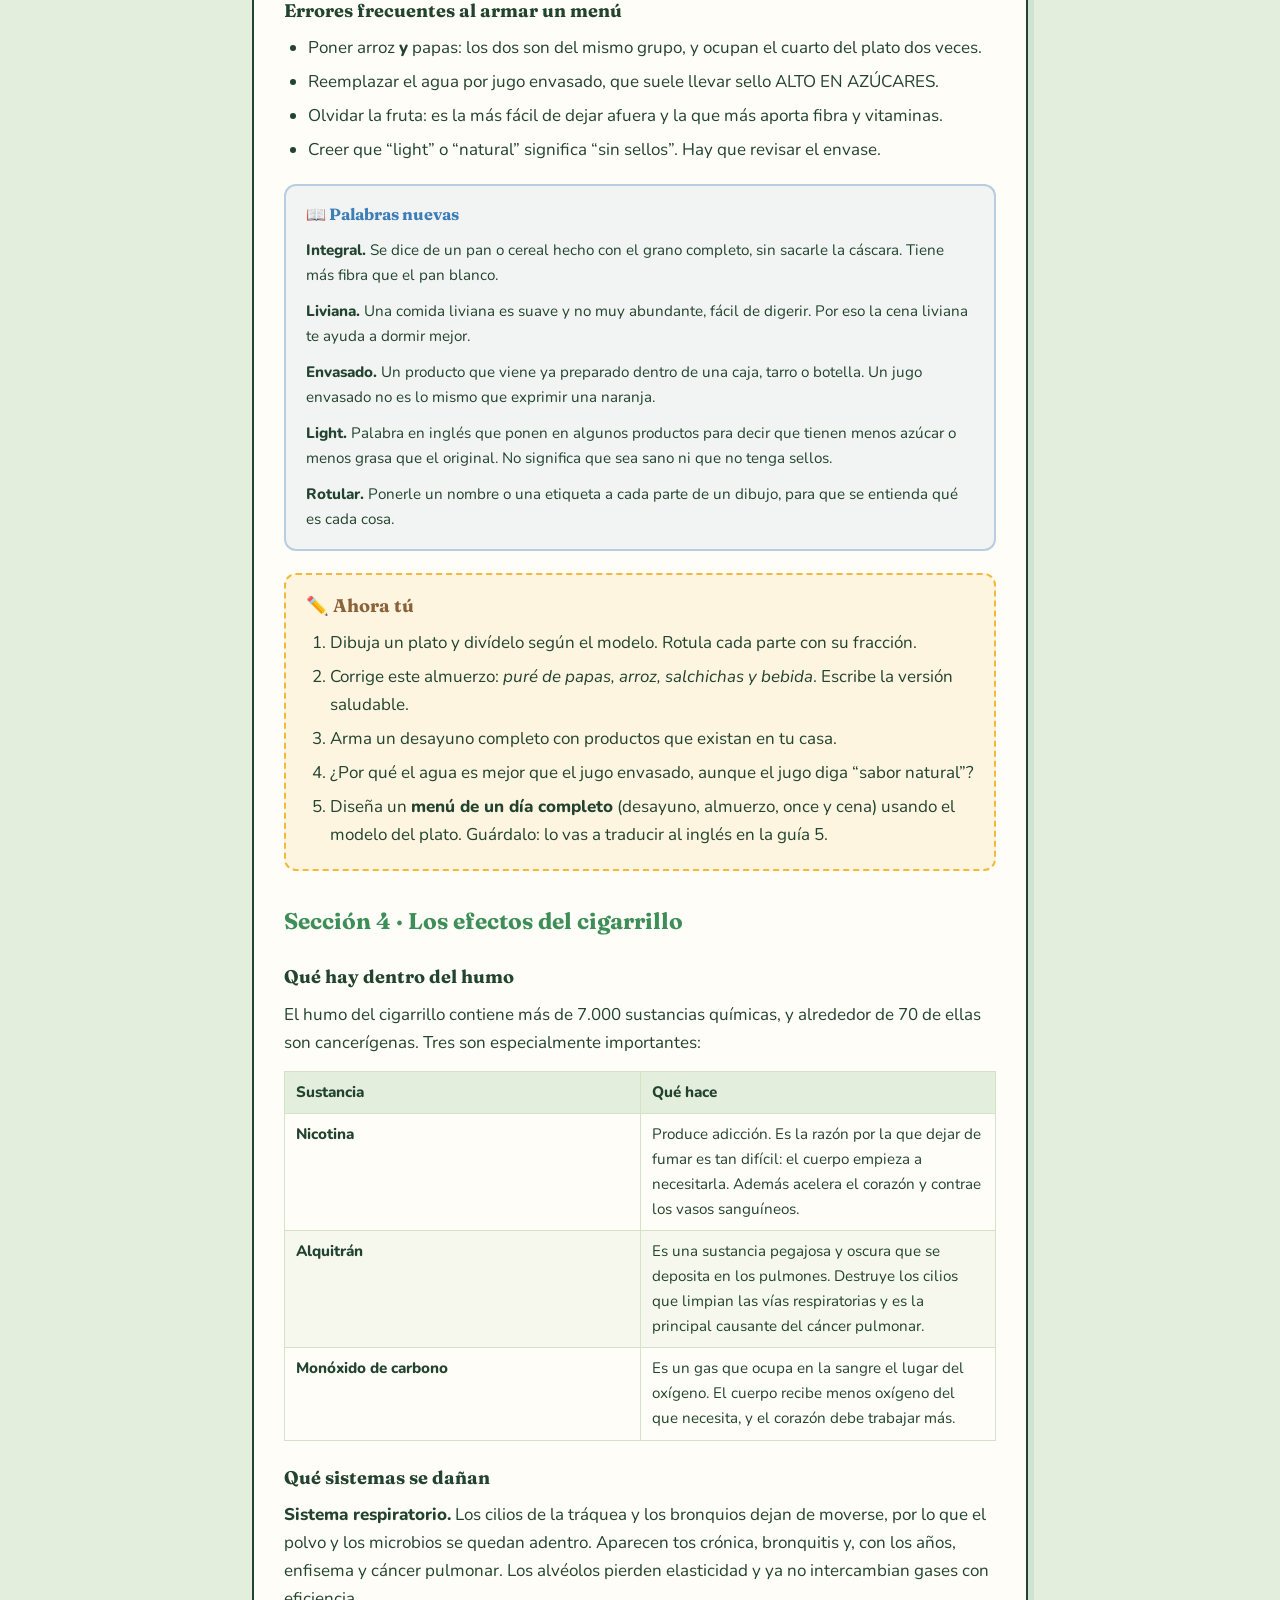
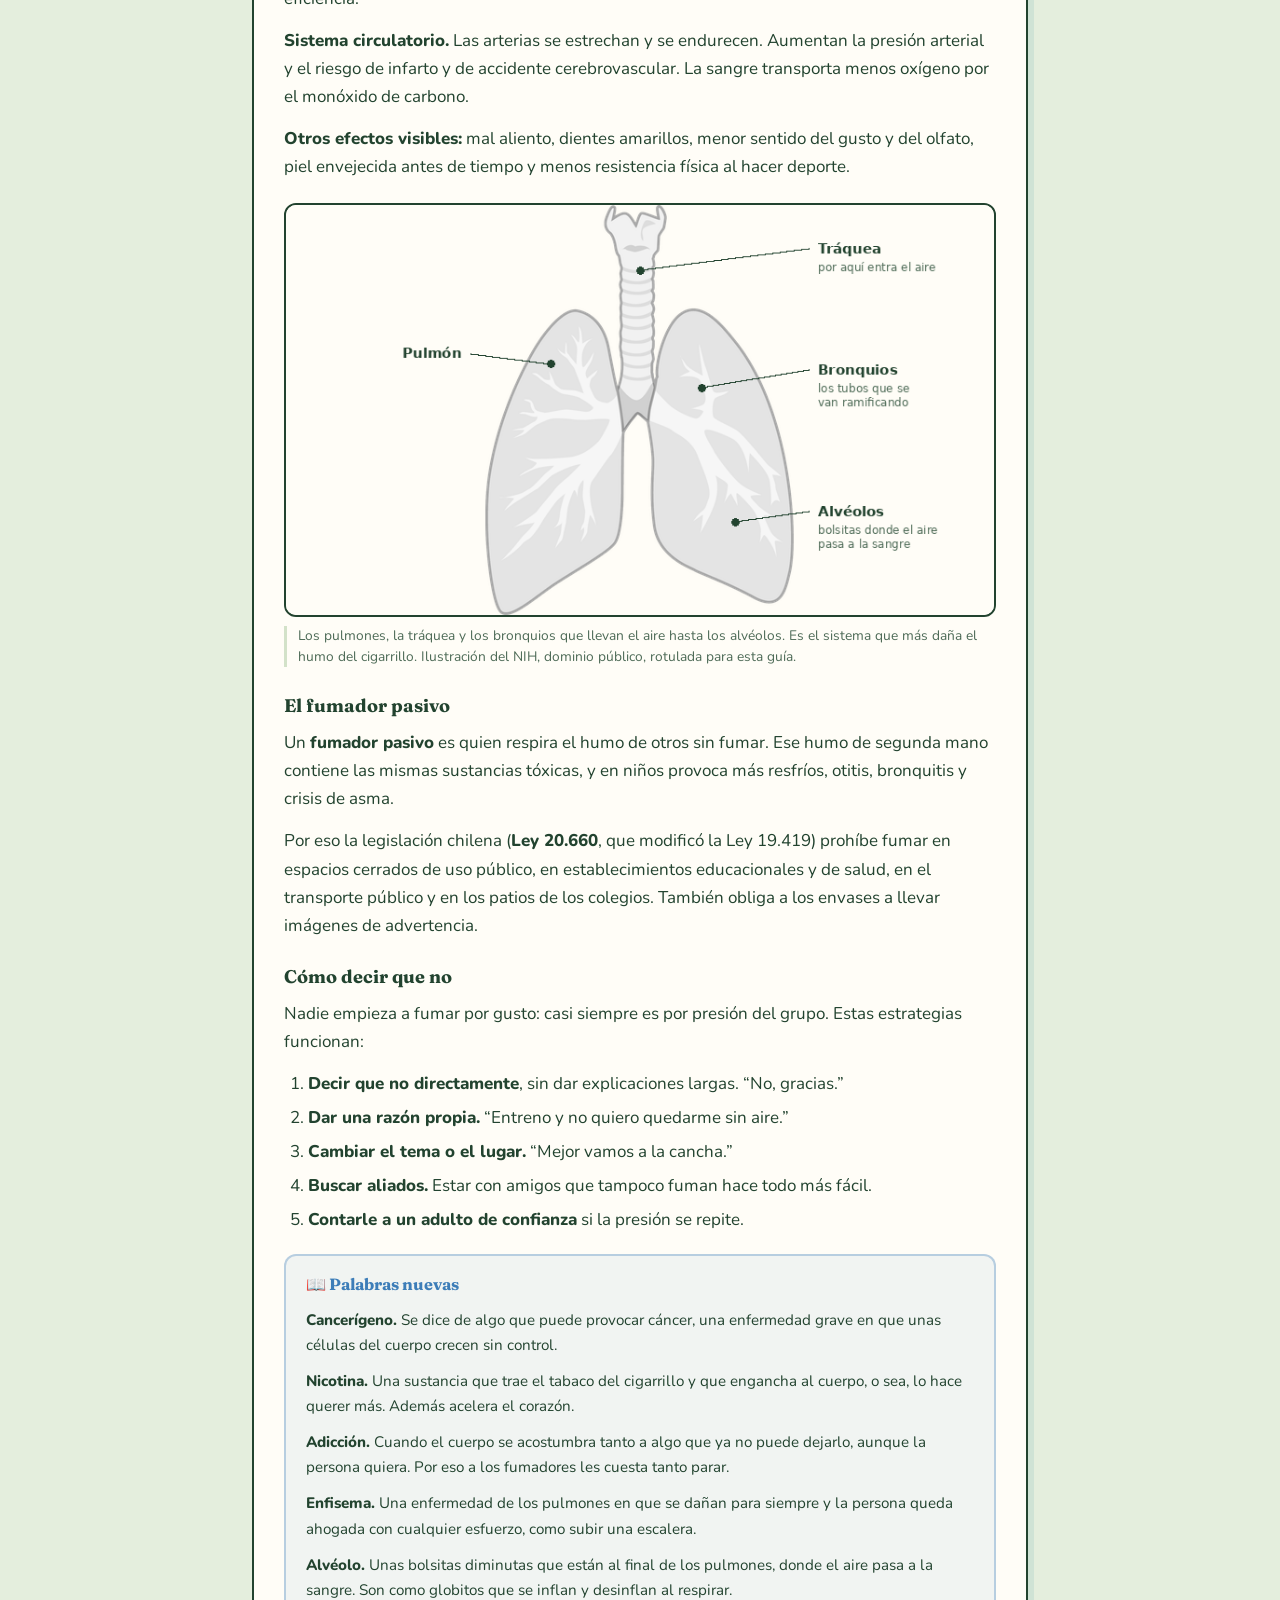
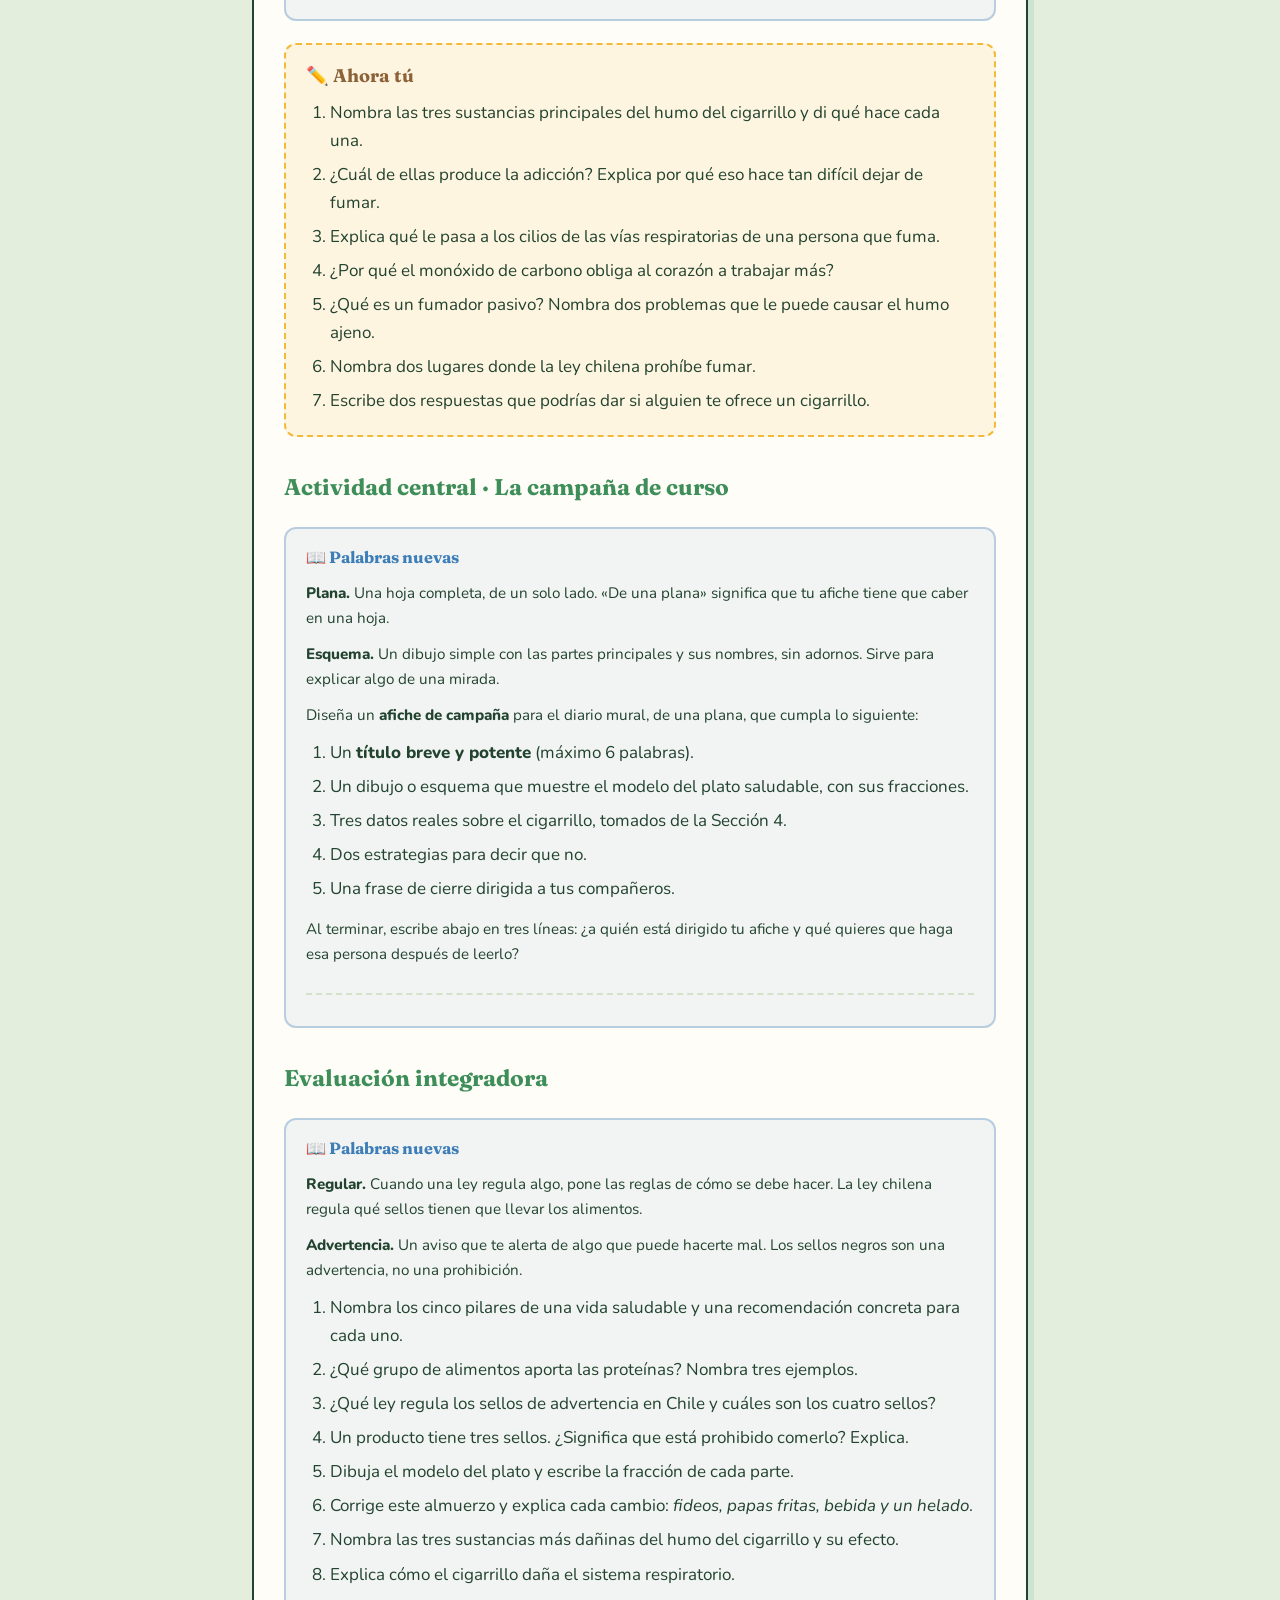
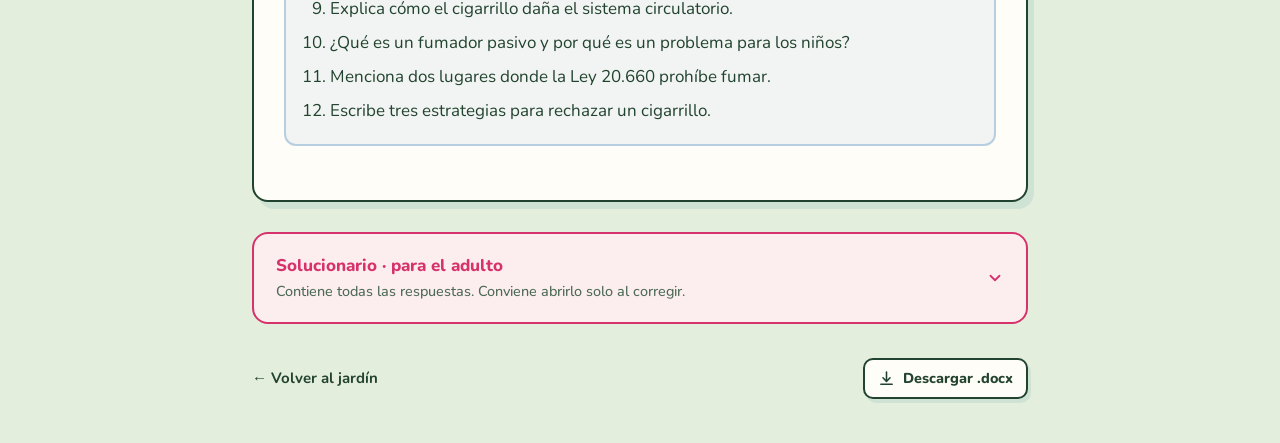
<file: 03-Ciencias.html>
<!DOCTYPE html>
<html lang="es-CL">
<head>
<meta charset="utf-8">
<meta name="viewport" content="width=device-width, initial-scale=1">
<meta name="robots" content="noindex, nofollow">
<title>Ciencias Naturales · El jardín de Bego</title>
<link rel="icon" href="data:image/svg+xml,%3Csvg xmlns=%22http://www.w3.org/2000/svg%22 viewBox=%220 0 100 100%22%3E%3Ctext y=%22.9em%22 font-size=%2290%22%3E🌷%3C/text%3E%3C/svg%3E">
<link rel="preconnect" href="https://fonts.googleapis.com">
<link rel="preconnect" href="https://fonts.gstatic.com" crossorigin>
<link href="https://fonts.googleapis.com/css2?family=Fraunces:opsz,wght@9..144,500;9..144,700;9..144,900&family=Nunito:wght@400;600;800&display=swap" rel="stylesheet">
<link rel="stylesheet" href="./guia.css">
</head>
<body class="g-cien">

<header class="barra">
  <div class="envoltura">
    <a class="volver" href="./index.html">&larr; El jardín de Bego</a>
    <a class="descargar" href="./03-Ciencias.docx" download="El jardin de Bego - 03-Ciencias.docx"><svg viewBox="0 0 24 24" fill="none" stroke="currentColor" stroke-width="2.2" stroke-linecap="round" stroke-linejoin="round" aria-hidden="true"><path d="M12 3v12"/><path d="m7 11 5 5 5-5"/><path d="M4 20h16"/></svg> Descargar .docx</a>
  </div>
</header>

<main class="envoltura">
  <div class="encabezado">
    <div class="num">Guía 3</div>
    <h1>Ciencias Naturales</h1>
    <p class="lema">Hábitos de vida saludable, menú saludable y efectos del cigarrillo</p>
    <p class="credito">Bego · 5° básico · Repaso 2026</p>
  </div>

  <article class="contenido">
<p><strong>Objetivos de Aprendizaje (Bases Curriculares, Mineduc —
Unidad 3)</strong></p>
<ul>
<li>OA 6: Investigar y comunicar los beneficios de una alimentación
equilibrada, la actividad física y la higiene, y sus efectos en la
salud.</li>
<li>OA 7: Investigar y explicar los efectos nocivos del cigarrillo en
los sistemas respiratorio y circulatorio, y proponer conductas de
autocuidado.</li>
</ul>
<p><strong>Tiempo estimado:</strong> 4 horas, repartidas en 3
sesiones.</p>
<hr />
<h2 id="diagnóstico-de-entrada">Diagnóstico de entrada</h2>
<section class="palabras"><h4 id="palabras-nuevas">📖 Palabras nuevas</h4>
<p><strong>Envase.</strong> El paquete, la caja o la botella donde viene
un alimento, con la información impresa afuera. Por ejemplo, la caja de
los cereales.</p>
<p><strong>Sustancia.</strong> Un material del que están hechas las
cosas, aunque no siempre lo puedas ver. El humo del cigarrillo tiene
muchas sustancias mezcladas.</p>
<p><strong>Sistema del cuerpo.</strong> Un grupo de órganos que trabajan
juntos para una misma tarea. La nariz, la tráquea y los pulmones forman
el sistema respiratorio.</p>
<ol type="1">
<li>Nombra tres hábitos de vida saludable. ____________________</li>
<li>¿Cuántos minutos de actividad física necesita al día una niña de tu
edad? ____________________</li>
<li>¿Qué significan los sellos negros “ALTO EN” de los envases?
____________________</li>
<li>¿Qué fracción del plato deberían ocupar las verduras y frutas?
____________________</li>
<li>Nombra dos sustancias dañinas que tiene el humo del cigarrillo.
____________________</li>
<li>¿Qué es un fumador pasivo? ____________________</li>
<li>¿A qué sistema del cuerpo daña primero el cigarrillo?
____________________</li>
<li>¿Por qué es difícil dejar de fumar? ____________________</li>
</ol>
<hr /></section>
<h2 id="sección-1-los-hábitos-de-vida-saludable">Sección 1 · Los hábitos
de vida saludable</h2>
<p>Un <strong>hábito</strong> es una conducta que se repite tantas veces
que termina saliendo sola. Los hábitos saludables son los que mantienen
el cuerpo y la mente funcionando bien a lo largo del tiempo.</p>
<h3 id="los-cinco-pilares">Los cinco pilares</h3>
<div class="tabla-envoltura"><table>
<colgroup>
<col style="width: 33%" />
<col style="width: 33%" />
<col style="width: 33%" />
</colgroup>
<thead>
<tr class="header">
<th>Hábito</th>
<th>Qué se recomienda a los 10–11 años</th>
<th>Por qué</th>
</tr>
</thead>
<tbody>
<tr class="odd">
<td>Alimentación equilibrada</td>
<td>4 comidas al día, con verduras y frutas en todas</td>
<td>Entrega los nutrientes que el cuerpo necesita para crecer</td>
</tr>
<tr class="even">
<td>Actividad física</td>
<td>Al menos 60 minutos diarios de movimiento</td>
<td>Fortalece el corazón, los músculos y los huesos</td>
</tr>
<tr class="odd">
<td>Higiene</td>
<td>Lavado de manos, cepillado de dientes tres veces al día, ducha
diaria</td>
<td>Evita el contagio de agentes infecciosos</td>
</tr>
<tr class="even">
<td>Sueño</td>
<td>Entre 9 y 11 horas cada noche</td>
<td>El cuerpo repara tejidos y el cerebro fija lo aprendido</td>
</tr>
<tr class="odd">
<td>Hidratación</td>
<td>Entre 6 y 8 vasos de agua al día</td>
<td>El agua transporta nutrientes y regula la temperatura</td>
</tr>
</tbody>
</table></div>
<figure>
<img src="imagenes/frutas-verduras.jpg"
alt="Frutas y verduras de distintos colores. La recomendación son cinco porciones al día, y mientras más colores distintos, más variados los nutrientes. Foto del USDA, dominio público." />
<figcaption aria-hidden="true">Frutas y verduras de distintos colores.
La recomendación son cinco porciones al día, y mientras más colores
distintos, más variados los nutrientes. Foto del USDA, dominio
público.</figcaption>
</figure>
<h3 id="lo-que-ocurre-cuando-faltan">Lo que ocurre cuando faltan</h3>
<p>La falta sostenida de estos hábitos produce
<strong>sedentarismo</strong>, sobrepeso, cansancio, dificultad para
concentrarse y mayor riesgo de enfermedades cardiovasculares en la vida
adulta. En Chile, el Ministerio de Salud identifica la obesidad infantil
como uno de los principales problemas de salud pública escolar.</p>
<h3 id="actividad-física-no-es-solo-deporte">Actividad física no es solo
deporte</h3>
<p>Cuenta cualquier movimiento que acelere la respiración: caminar al
colegio, andar en bicicleta, bailar, subir escaleras, jugar a la pelota
en el recreo. Lo importante es la <strong>suma del día</strong>, no una
sola sesión.</p>
<section class="palabras"><h4 id="palabras-nuevas-1">📖 Palabras nuevas</h4>
<p><strong>Nutriente.</strong> La parte útil de los alimentos que tu
cuerpo aprovecha para crecer y tener energía, como las proteínas o el
calcio de la leche.</p>
<p><strong>Agente infeccioso.</strong> Los microbios muy chiquititos,
como las bacterias y los virus, que te pueden enfermar. Por eso lavarse
las manos ayuda tanto.</p>
<p><strong>Tejido.</strong> El material del que están hechas las partes
de tu cuerpo, como la piel o los músculos. Cuando te haces una herida,
el cuerpo repara ese tejido.</p>
<p><strong>Sedentarismo.</strong> Pasar casi todo el día sentada o
acostada, moviéndote muy poco. Es lo contrario de una vida activa.</p>
<p><strong>Enfermedad cardiovascular.</strong> Una enfermedad del
corazón o de los tubos por donde corre la sangre. Aparece sobre todo en
adultos que se movieron poco y comieron mal por muchos años.</p></section>
<section class="ahora"><h3 id="ahora-tú">✏️ Ahora tú</h3>
<ol type="1">
<li>Nombra los cinco pilares de una vida saludable.</li>
<li>¿Cuántos minutos de actividad física necesitas al día? ¿Se pueden
sumar en partes?</li>
<li>Explica con tus palabras por qué dormir bien ayuda a rendir en el
colegio.</li>
<li>Clasifica en hábito saludable o no saludable: tomar bebidas
azucaradas a diario · lavarse las manos antes de comer · ver pantallas
hasta medianoche · subir por la escalera en vez del ascensor.</li>
<li>Registra tu propio día de ayer: ¿cuántos minutos te moviste?
¿Cuántas horas dormiste? ¿Cuántos vasos de agua tomaste?</li>
</ol></section>
<h2 id="sección-2-los-alimentos-y-los-sellos-alto-en">Sección 2 · Los
alimentos y los sellos “ALTO EN”</h2>
<h3 id="grupos-de-alimentos-y-qué-aporta-cada-uno">Grupos de alimentos y
qué aporta cada uno</h3>
<div class="tabla-envoltura"><table>
<colgroup>
<col style="width: 33%" />
<col style="width: 33%" />
<col style="width: 33%" />
</colgroup>
<thead>
<tr class="header">
<th>Grupo</th>
<th>Ejemplos</th>
<th>Función principal</th>
</tr>
</thead>
<tbody>
<tr class="odd">
<td>Cereales, papas y legumbres</td>
<td>Arroz, avena, pan, papas, porotos, lentejas</td>
<td>Energía (hidratos de carbono)</td>
</tr>
<tr class="even">
<td>Verduras y frutas</td>
<td>Zapallo, lechuga, tomate, manzana, naranja</td>
<td>Vitaminas, minerales y fibra</td>
</tr>
<tr class="odd">
<td>Lácteos</td>
<td>Leche, yogur, quesillo</td>
<td>Calcio para huesos y dientes</td>
</tr>
<tr class="even">
<td>Carnes, huevos, pescados y legumbres</td>
<td>Pollo, pescado, huevo, lentejas</td>
<td>Proteínas para crecer y reparar tejidos</td>
</tr>
<tr class="odd">
<td>Aceites y semillas</td>
<td>Aceite de oliva, palta, nueces</td>
<td>Grasas saludables</td>
</tr>
<tr class="even">
<td>Azúcares y grasas</td>
<td>Golosinas, frituras, bebidas</td>
<td>Solo energía, sin nutrientes. Consumo ocasional</td>
</tr>
</tbody>
</table></div>
<figure>
<img src="imagenes/frutas-por-color.png"
alt="Cada color de fruta o verdura aporta nutrientes distintos. Por eso la recomendación no es solo comer cinco porciones al día, sino que sean de colores variados. Lámina hecha para esta guía." />
<figcaption aria-hidden="true">Cada color de fruta o verdura aporta
nutrientes distintos. Por eso la recomendación no es solo comer cinco
porciones al día, sino que sean de colores variados. Lámina hecha para
esta guía.</figcaption>
</figure>
<h3 id="el-etiquetado-chileno">El etiquetado chileno</h3>
<p>La <strong>Ley 20.606</strong>, conocida como Ley de Etiquetado de
Alimentos, obliga a poner sellos octogonales negros en los envases cuyos
productos superan ciertos límites. Los cuatro sellos son:</p>
<ul>
<li><strong>ALTO EN AZÚCARES</strong></li>
<li><strong>ALTO EN SODIO</strong></li>
<li><strong>ALTO EN GRASAS SATURADAS</strong></li>
<li><strong>ALTO EN CALORÍAS</strong></li>
</ul>
<p>Los sellos no dicen “prohibido”. Dicen <strong>“consume poco y de vez
en cuando”</strong>. Además, la ley prohíbe vender estos productos
dentro de los colegios y usar dibujos animados para promocionarlos a
niños.</p>
<figure>
<img src="imagenes/sellos-alto-en.png"
alt="Los cuatro sellos de advertencia que exige la ley chilena. Un producto puede llevar uno, varios o ninguno. Recreación hecha para esta guía." />
<figcaption aria-hidden="true">Los cuatro sellos de advertencia que
exige la ley chilena. Un producto puede llevar uno, varios o ninguno.
Recreación hecha para esta guía.</figcaption>
</figure>
<h3 id="cómo-leer-un-envase">Cómo leer un envase</h3>
<ol type="1">
<li>Mirar cuántos sellos tiene: mientras menos, mejor.</li>
<li>Revisar la lista de ingredientes: van ordenados de mayor a menor
cantidad. Si el azúcar aparece entre los tres primeros, el producto
tiene mucha azúcar.</li>
<li>Mirar la porción: la información nutricional suele estar calculada
por porción, no por envase completo.</li>
</ol>
<section class="palabras"><h4 id="palabras-nuevas-2">📖 Palabras nuevas</h4>
<p><strong>Hidrato de carbono.</strong> Lo que le da energía rápida a tu
cuerpo, como un combustible. Está en el pan, el arroz, los fideos y las
papas.</p>
<p><strong>Fibra.</strong> Una parte de las frutas, verduras y legumbres
que tu cuerpo no digiere, pero que ayuda a que la guata funcione
bien.</p>
<p><strong>Sodio.</strong> Lo que hace salada a la sal. Si comes mucho,
con los años te puede subir la presión de la sangre.</p>
<p><strong>Grasa saturada.</strong> El tipo de grasa que hace mal al
corazón cuando se come mucho. Está en las frituras, las galletas y los
embutidos como las salchichas.</p>
<p><strong>Porción.</strong> La cantidad que se supone que comes de una
vez, no todo el paquete. Un envase de galletas puede traer cuatro
porciones adentro.</p></section>
<section class="ahora"><h3 id="ahora-tú-1">✏️ Ahora tú</h3>
<ol type="1">
<li>¿Qué grupo de alimentos aporta principalmente calcio? ¿Para qué
sirve?</li>
<li>¿Qué aportan las legumbres? Nombra dos.</li>
<li>¿Qué significa exactamente un sello “ALTO EN SODIO”?</li>
<li>¿Cuáles son los cuatro sellos que existen en Chile?</li>
<li>Un cereal de desayuno tiene esta lista de ingredientes: <em>azúcar,
harina de maíz, jarabe de glucosa, sal, saborizante</em>. ¿Qué puedes
concluir? ¿Qué sellos esperarías encontrar?</li>
<li>Busca tres envases en tu cocina y anota cuántos sellos tiene cada
uno.</li>
</ol></section>
<h2 id="sección-3-armar-un-menú-saludable">Sección 3 · Armar un menú
saludable</h2>
<h3 id="el-modelo-del-plato">El modelo del plato</h3>
<p>Una manera simple de equilibrar cualquier almuerzo o cena:</p>
<div class="tabla-envoltura"><table>
<colgroup>
<col style="width: 33%" />
<col style="width: 33%" />
<col style="width: 33%" />
</colgroup>
<thead>
<tr class="header">
<th>Parte del plato</th>
<th>Fracción</th>
<th>Qué va ahí</th>
</tr>
</thead>
<tbody>
<tr class="odd">
<td>Mitad del plato</td>
<td>1/2</td>
<td>Verduras y frutas, crudas o cocidas, de varios colores</td>
</tr>
<tr class="even">
<td>Un cuarto</td>
<td>1/4</td>
<td>Cereales, papas o legumbres</td>
</tr>
<tr class="odd">
<td>Un cuarto</td>
<td>1/4</td>
<td>Proteínas: pollo, pescado, huevo o legumbres</td>
</tr>
</tbody>
</table></div>
<p>Y siempre, al lado: <strong>un vaso de agua</strong>, no jugo ni
bebida.</p>
<p>Aquí las fracciones de Matemáticas aparecen en la vida real: 1/2 +
1/4 + 1/4 = 1 plato completo.</p>
<figure>
<img src="imagenes/plato-modelo.png"
alt="El modelo del plato: la mitad verduras y frutas, un cuarto proteínas y un cuarto cereales o papas, con agua para acompañar. Lámina hecha para esta guía." />
<figcaption aria-hidden="true">El modelo del plato: la mitad verduras y
frutas, un cuarto proteínas y un cuarto cereales o papas, con agua para
acompañar. Lámina hecha para esta guía.</figcaption>
</figure>
<figure>
<img src="imagenes/plato-completo.jpg"
alt="Un almuerzo armado según el modelo del plato: la mitad verduras, un cuarto proteína y un cuarto cereales o papas. Foto del USDA, dominio público." />
<figcaption aria-hidden="true">Un almuerzo armado según el modelo del
plato: la mitad verduras, un cuarto proteína y un cuarto cereales o
papas. Foto del USDA, dominio público.</figcaption>
</figure>
<h3 id="las-cuatro-comidas-del-día">Las cuatro comidas del día</h3>
<div class="tabla-envoltura"><table>
<colgroup>
<col style="width: 33%" />
<col style="width: 33%" />
<col style="width: 33%" />
</colgroup>
<thead>
<tr class="header">
<th>Comida</th>
<th>Qué debería incluir</th>
<th>Ejemplo</th>
</tr>
</thead>
<tbody>
<tr class="odd">
<td>Desayuno</td>
<td>Lácteo + cereal + fruta</td>
<td>Leche, pan integral con quesillo y una naranja</td>
</tr>
<tr class="even">
<td>Almuerzo</td>
<td>El modelo del plato completo</td>
<td>Ensalada de tomate, arroz, pollo al horno y agua</td>
</tr>
<tr class="odd">
<td>Once</td>
<td>Lácteo + algo de fruta o cereal</td>
<td>Yogur natural con avena y plátano</td>
</tr>
<tr class="even">
<td>Cena</td>
<td>Liviana, con verduras</td>
<td>Sopa de verduras y un huevo revuelto</td>
</tr>
</tbody>
</table></div>
<h3 id="errores-frecuentes-al-armar-un-menú">Errores frecuentes al armar
un menú</h3>
<ul>
<li>Poner arroz <strong>y</strong> papas: los dos son del mismo grupo, y
ocupan el cuarto del plato dos veces.</li>
<li>Reemplazar el agua por jugo envasado, que suele llevar sello ALTO EN
AZÚCARES.</li>
<li>Olvidar la fruta: es la más fácil de dejar afuera y la que más
aporta fibra y vitaminas.</li>
<li>Creer que “light” o “natural” significa “sin sellos”. Hay que
revisar el envase.</li>
</ul>
<section class="palabras"><h4 id="palabras-nuevas-3">📖 Palabras nuevas</h4>
<p><strong>Integral.</strong> Se dice de un pan o cereal hecho con el
grano completo, sin sacarle la cáscara. Tiene más fibra que el pan
blanco.</p>
<p><strong>Liviana.</strong> Una comida liviana es suave y no muy
abundante, fácil de digerir. Por eso la cena liviana te ayuda a dormir
mejor.</p>
<p><strong>Envasado.</strong> Un producto que viene ya preparado dentro
de una caja, tarro o botella. Un jugo envasado no es lo mismo que
exprimir una naranja.</p>
<p><strong>Light.</strong> Palabra en inglés que ponen en algunos
productos para decir que tienen menos azúcar o menos grasa que el
original. No significa que sea sano ni que no tenga sellos.</p>
<p><strong>Rotular.</strong> Ponerle un nombre o una etiqueta a cada
parte de un dibujo, para que se entienda qué es cada cosa.</p></section>
<section class="ahora"><h3 id="ahora-tú-2">✏️ Ahora tú</h3>
<ol type="1">
<li>Dibuja un plato y divídelo según el modelo. Rotula cada parte con su
fracción.</li>
<li>Corrige este almuerzo: <em>puré de papas, arroz, salchichas y
bebida</em>. Escribe la versión saludable.</li>
<li>Arma un desayuno completo con productos que existan en tu casa.</li>
<li>¿Por qué el agua es mejor que el jugo envasado, aunque el jugo diga
“sabor natural”?</li>
<li>Diseña un <strong>menú de un día completo</strong> (desayuno,
almuerzo, once y cena) usando el modelo del plato. Guárdalo: lo vas a
traducir al inglés en la guía 5.</li>
</ol></section>
<h2 id="sección-4-los-efectos-del-cigarrillo">Sección 4 · Los efectos
del cigarrillo</h2>
<h3 id="qué-hay-dentro-del-humo">Qué hay dentro del humo</h3>
<p>El humo del cigarrillo contiene más de 7.000 sustancias químicas, y
alrededor de 70 de ellas son cancerígenas. Tres son especialmente
importantes:</p>
<div class="tabla-envoltura"><table>
<colgroup>
<col style="width: 50%" />
<col style="width: 50%" />
</colgroup>
<thead>
<tr class="header">
<th>Sustancia</th>
<th>Qué hace</th>
</tr>
</thead>
<tbody>
<tr class="odd">
<td><strong>Nicotina</strong></td>
<td>Produce adicción. Es la razón por la que dejar de fumar es tan
difícil: el cuerpo empieza a necesitarla. Además acelera el corazón y
contrae los vasos sanguíneos.</td>
</tr>
<tr class="even">
<td><strong>Alquitrán</strong></td>
<td>Es una sustancia pegajosa y oscura que se deposita en los pulmones.
Destruye los cilios que limpian las vías respiratorias y es la principal
causante del cáncer pulmonar.</td>
</tr>
<tr class="odd">
<td><strong>Monóxido de carbono</strong></td>
<td>Es un gas que ocupa en la sangre el lugar del oxígeno. El cuerpo
recibe menos oxígeno del que necesita, y el corazón debe trabajar
más.</td>
</tr>
</tbody>
</table></div>
<h3 id="qué-sistemas-se-dañan">Qué sistemas se dañan</h3>
<p><strong>Sistema respiratorio.</strong> Los cilios de la tráquea y los
bronquios dejan de moverse, por lo que el polvo y los microbios se
quedan adentro. Aparecen tos crónica, bronquitis y, con los años,
enfisema y cáncer pulmonar. Los alvéolos pierden elasticidad y ya no
intercambian gases con eficiencia.</p>
<p><strong>Sistema circulatorio.</strong> Las arterias se estrechan y se
endurecen. Aumentan la presión arterial y el riesgo de infarto y de
accidente cerebrovascular. La sangre transporta menos oxígeno por el
monóxido de carbono.</p>
<p><strong>Otros efectos visibles:</strong> mal aliento, dientes
amarillos, menor sentido del gusto y del olfato, piel envejecida antes
de tiempo y menos resistencia física al hacer deporte.</p>
<figure>
<img src="imagenes/pulmones.png"
alt="Los pulmones, la tráquea y los bronquios que llevan el aire hasta los alvéolos. Es el sistema que más daña el humo del cigarrillo. Ilustración del NIH, dominio público, rotulada para esta guía." />
<figcaption aria-hidden="true">Los pulmones, la tráquea y los bronquios
que llevan el aire hasta los alvéolos. Es el sistema que más daña el
humo del cigarrillo. Ilustración del NIH, dominio público, rotulada para
esta guía.</figcaption>
</figure>
<h3 id="el-fumador-pasivo">El fumador pasivo</h3>
<p>Un <strong>fumador pasivo</strong> es quien respira el humo de otros
sin fumar. Ese humo de segunda mano contiene las mismas sustancias
tóxicas, y en niños provoca más resfríos, otitis, bronquitis y crisis de
asma.</p>
<p>Por eso la legislación chilena (<strong>Ley 20.660</strong>, que
modificó la Ley 19.419) prohíbe fumar en espacios cerrados de uso
público, en establecimientos educacionales y de salud, en el transporte
público y en los patios de los colegios. También obliga a los envases a
llevar imágenes de advertencia.</p>
<h3 id="cómo-decir-que-no">Cómo decir que no</h3>
<p>Nadie empieza a fumar por gusto: casi siempre es por presión del
grupo. Estas estrategias funcionan:</p>
<ol type="1">
<li><strong>Decir que no directamente</strong>, sin dar explicaciones
largas. “No, gracias.”</li>
<li><strong>Dar una razón propia.</strong> “Entreno y no quiero quedarme
sin aire.”</li>
<li><strong>Cambiar el tema o el lugar.</strong> “Mejor vamos a la
cancha.”</li>
<li><strong>Buscar aliados.</strong> Estar con amigos que tampoco fuman
hace todo más fácil.</li>
<li><strong>Contarle a un adulto de confianza</strong> si la presión se
repite.</li>
</ol>
<section class="palabras"><h4 id="palabras-nuevas-4">📖 Palabras nuevas</h4>
<p><strong>Cancerígeno.</strong> Se dice de algo que puede provocar
cáncer, una enfermedad grave en que unas células del cuerpo crecen sin
control.</p>
<p><strong>Nicotina.</strong> Una sustancia que trae el tabaco del
cigarrillo y que engancha al cuerpo, o sea, lo hace querer más. Además
acelera el corazón.</p>
<p><strong>Adicción.</strong> Cuando el cuerpo se acostumbra tanto a
algo que ya no puede dejarlo, aunque la persona quiera. Por eso a los
fumadores les cuesta tanto parar.</p>
<p><strong>Enfisema.</strong> Una enfermedad de los pulmones en que se
dañan para siempre y la persona queda ahogada con cualquier esfuerzo,
como subir una escalera.</p>
<p><strong>Alvéolo.</strong> Unas bolsitas diminutas que están al final
de los pulmones, donde el aire pasa a la sangre. Son como globitos que
se inflan y desinflan al respirar.</p></section>
<section class="ahora"><h3 id="ahora-tú-3">✏️ Ahora tú</h3>
<ol type="1">
<li>Nombra las tres sustancias principales del humo del cigarrillo y di
qué hace cada una.</li>
<li>¿Cuál de ellas produce la adicción? Explica por qué eso hace tan
difícil dejar de fumar.</li>
<li>Explica qué le pasa a los cilios de las vías respiratorias de una
persona que fuma.</li>
<li>¿Por qué el monóxido de carbono obliga al corazón a trabajar
más?</li>
<li>¿Qué es un fumador pasivo? Nombra dos problemas que le puede causar
el humo ajeno.</li>
<li>Nombra dos lugares donde la ley chilena prohíbe fumar.</li>
<li>Escribe dos respuestas que podrías dar si alguien te ofrece un
cigarrillo.</li>
</ol></section>
<h2 id="actividad-central-la-campaña-de-curso">Actividad central · La
campaña de curso</h2>
<section class="palabras"><h4 id="palabras-nuevas-5">📖 Palabras nuevas</h4>
<p><strong>Plana.</strong> Una hoja completa, de un solo lado. «De una
plana» significa que tu afiche tiene que caber en una hoja.</p>
<p><strong>Esquema.</strong> Un dibujo simple con las partes principales
y sus nombres, sin adornos. Sirve para explicar algo de una mirada.</p>
<p>Diseña un <strong>afiche de campaña</strong> para el diario mural, de
una plana, que cumpla lo siguiente:</p>
<ol type="1">
<li>Un <strong>título breve y potente</strong> (máximo 6 palabras).</li>
<li>Un dibujo o esquema que muestre el modelo del plato saludable, con
sus fracciones.</li>
<li>Tres datos reales sobre el cigarrillo, tomados de la Sección 4.</li>
<li>Dos estrategias para decir que no.</li>
<li>Una frase de cierre dirigida a tus compañeros.</li>
</ol>
<p>Al terminar, escribe abajo en tres líneas: ¿a quién está dirigido tu
afiche y qué quieres que haga esa persona después de leerlo?</p>
<hr /></section>
<h2 id="evaluación-integradora">Evaluación integradora</h2>
<section class="palabras"><h4 id="palabras-nuevas-6">📖 Palabras nuevas</h4>
<p><strong>Regular.</strong> Cuando una ley regula algo, pone las reglas
de cómo se debe hacer. La ley chilena regula qué sellos tienen que
llevar los alimentos.</p>
<p><strong>Advertencia.</strong> Un aviso que te alerta de algo que
puede hacerte mal. Los sellos negros son una advertencia, no una
prohibición.</p>
<ol type="1">
<li>Nombra los cinco pilares de una vida saludable y una recomendación
concreta para cada uno.</li>
<li>¿Qué grupo de alimentos aporta las proteínas? Nombra tres
ejemplos.</li>
<li>¿Qué ley regula los sellos de advertencia en Chile y cuáles son los
cuatro sellos?</li>
<li>Un producto tiene tres sellos. ¿Significa que está prohibido
comerlo? Explica.</li>
<li>Dibuja el modelo del plato y escribe la fracción de cada parte.</li>
<li>Corrige este almuerzo y explica cada cambio: <em>fideos, papas
fritas, bebida y un helado</em>.</li>
<li>Nombra las tres sustancias más dañinas del humo del cigarrillo y su
efecto.</li>
<li>Explica cómo el cigarrillo daña el sistema respiratorio.</li>
<li>Explica cómo el cigarrillo daña el sistema circulatorio.</li>
<li>¿Qué es un fumador pasivo y por qué es un problema para los
niños?</li>
<li>Menciona dos lugares donde la Ley 20.660 prohíbe fumar.</li>
<li>Escribe tres estrategias para rechazar un cigarrillo.</li>
</ol></section>

  </article>

  <details class="solucionario">
    <summary>
      <span>Solucionario · para el adulto
        <span class="aviso">Contiene todas las respuestas. Conviene abrirlo solo al corregir.</span>
      </span>
      <svg class="flecha" width="18" height="18" viewBox="0 0 24 24" fill="none" stroke="currentColor" stroke-width="2.4" stroke-linecap="round" stroke-linejoin="round" aria-hidden="true"><path d="m6 9 6 6 6-6"/></svg>
    </summary>
    <div class="cuerpo">
<h1 id="solucionario-guía-3-ciencias-naturales">Solucionario · Guía 3
Ciencias Naturales</h1>
<p><strong>Uso del adulto.</strong> Esta sección no debe entregarse
junto con la guía de trabajo.</p>
<h2 id="diagnóstico-de-entrada">Diagnóstico de entrada</h2>
<ol type="1">
<li>Por ejemplo: alimentación equilibrada, actividad física diaria,
higiene, sueño suficiente, tomar agua.</li>
<li>Al menos 60 minutos diarios.</li>
<li>Que el producto supera los límites permitidos de azúcares, sodio,
grasas saturadas o calorías, y debe consumirse poco.</li>
<li>La mitad (1/2).</li>
<li>Nicotina, alquitrán, monóxido de carbono.</li>
<li>Quien respira el humo del cigarrillo de otras personas sin
fumar.</li>
<li>Al sistema respiratorio; también daña el circulatorio.</li>
<li>Por la nicotina, que produce adicción.</li>
</ol>
<h2 id="sección-1-ahora-tú">Sección 1 · Ahora tú</h2>
<ol type="1">
<li>Alimentación equilibrada, actividad física, higiene, sueño y
hidratación.</li>
<li>60 minutos diarios, y sí se pueden sumar en varios momentos del
día.</li>
<li>Durante el sueño el cerebro fija lo aprendido y el cuerpo repara
tejidos; sin dormir bien cuesta concentrarse y memorizar.</li>
<li>Saludables: lavarse las manos antes de comer, subir por la escalera.
No saludables: bebidas azucaradas a diario, pantallas hasta
medianoche.</li>
<li>Respuesta personal. Se evalúa que registre datos concretos y los
compare con las recomendaciones de la tabla.</li>
</ol>
<h2 id="sección-2-ahora-tú">Sección 2 · Ahora tú</h2>
<ol type="1">
<li>Los lácteos. El calcio forma y mantiene huesos y dientes.</li>
<li>Proteínas, fibra y hidratos de carbono. Ejemplos: porotos, lentejas,
garbanzos, arvejas.</li>
<li>Que el producto contiene más sodio (sal) del límite que fija la ley,
y su consumo frecuente aumenta la presión arterial.</li>
<li>ALTO EN AZÚCARES, ALTO EN SODIO, ALTO EN GRASAS SATURADAS y ALTO EN
CALORÍAS.</li>
<li>Que su ingrediente principal es el azúcar, porque aparece primero en
la lista, y además hay jarabe de glucosa, que también es azúcar. Se
esperan al menos los sellos ALTO EN AZÚCARES y ALTO EN CALORÍAS.</li>
<li>Respuesta personal. Se evalúa la observación correcta de los
envases.</li>
</ol>
<h2 id="sección-3-ahora-tú">Sección 3 · Ahora tú</h2>
<ol type="1">
<li>Mitad (1/2) verduras y frutas, un cuarto (1/4) cereales o papas, un
cuarto (1/4) proteínas.</li>
<li>El puré y el arroz son del mismo grupo, y las salchichas son un
embutido con sellos. Versión corregida, por ejemplo: ensalada surtida
(mitad del plato), arroz o puré (un cuarto), pescado o pollo al horno
(un cuarto) y un vaso de agua.</li>
<li>Respuesta personal. Debe incluir lácteo, cereal y fruta.</li>
<li>Porque el jugo envasado suele llevar azúcar añadida y sello ALTO EN
AZÚCARES; “sabor natural” se refiere al saborizante, no a la cantidad de
azúcar.</li>
<li>Respuesta personal. Se evalúa que las cuatro comidas estén
completas, que el almuerzo respete el modelo del plato y que aparezcan
frutas y verduras en más de una comida.</li>
</ol>
<h2 id="sección-4-ahora-tú">Sección 4 · Ahora tú</h2>
<ol type="1">
<li>Nicotina (adicción y aceleración del corazón), alquitrán (se
deposita en los pulmones y causa cáncer), monóxido de carbono (desplaza
al oxígeno en la sangre).</li>
<li>La nicotina. El cuerpo se acostumbra a ella y, al faltarle, aparecen
ansiedad, irritabilidad y necesidad de fumar.</li>
<li>Se paralizan y se destruyen, por lo que dejan de barrer el polvo y
los microbios hacia afuera; por eso aparece la tos crónica.</li>
<li>Porque la sangre transporta menos oxígeno, y el corazón debe bombear
más veces para llevar la misma cantidad de oxígeno a los tejidos.</li>
<li>Es quien respira el humo de otros. Puede sufrir bronquitis, otitis,
más resfríos y crisis de asma.</li>
<li>Por ejemplo, colegios y espacios cerrados de uso público; también
transporte público y recintos de salud.</li>
<li>Respuesta abierta. Se evalúa que sean respuestas directas y sin
justificaciones extensas.</li>
</ol>
<h2 id="actividad-central">Actividad central</h2>
<p>Pauta de evaluación (10 puntos):</p>
<div class="tabla-envoltura"><table>
<thead>
<tr class="header">
<th>Criterio</th>
<th>Puntos</th>
</tr>
</thead>
<tbody>
<tr class="odd">
<td>Título breve y pertinente</td>
<td>1</td>
</tr>
<tr class="even">
<td>Modelo del plato correcto, con fracciones bien asignadas</td>
<td>3</td>
</tr>
<tr class="odd">
<td>Tres datos correctos sobre el cigarrillo</td>
<td>3</td>
</tr>
<tr class="even">
<td>Dos estrategias de rechazo</td>
<td>2</td>
</tr>
<tr class="odd">
<td>Destinatario y propósito bien identificados</td>
<td>1</td>
</tr>
</tbody>
</table></div>
<h2 id="evaluación-integradora">Evaluación integradora</h2>
<ol type="1">
<li>Alimentación equilibrada (verduras y frutas en las cuatro comidas),
actividad física (60 min diarios), higiene (lavado de manos y cepillado
tres veces al día), sueño (9 a 11 horas) e hidratación (6 a 8 vasos de
agua).</li>
<li>Carnes, pescados, huevos y legumbres. Ejemplos: pollo, pescado,
lentejas.</li>
<li>La Ley 20.606. Sellos: ALTO EN AZÚCARES, ALTO EN SODIO, ALTO EN
GRASAS SATURADAS y ALTO EN CALORÍAS.</li>
<li>No. Los sellos son una advertencia: indican que ese producto debe
consumirse en poca cantidad y de manera ocasional.</li>
<li>Mitad verduras y frutas (1/2), un cuarto cereales o papas (1/4), un
cuarto proteínas (1/4).</li>
<li>Fideos y papas fritas son del mismo grupo y además las papas fritas
son fritura; la bebida aporta azúcar; el helado convierte el postre en
un producto con sellos. Versión corregida, por ejemplo: ensalada de
tomate y lechuga, fideos, pollo al horno, agua y una fruta de
postre.</li>
<li>Nicotina (adicción), alquitrán (cáncer pulmonar), monóxido de
carbono (menos oxígeno en la sangre).</li>
<li>Paraliza y destruye los cilios, irrita los bronquios y deposita
alquitrán en los alvéolos, que pierden elasticidad. Provoca tos crónica,
bronquitis, enfisema y cáncer.</li>
<li>Estrecha y endurece las arterias, sube la presión arterial y reduce
el oxígeno de la sangre, aumentando el riesgo de infarto y de accidente
cerebrovascular.</li>
<li>Es quien respira el humo ajeno. En niños provoca más infecciones
respiratorias, otitis y crisis de asma, porque sus vías respiratorias
son más pequeñas y aún se están desarrollando.</li>
<li>Colegios y espacios cerrados de uso público, entre otros.</li>
<li>Decir que no directamente, dar una razón propia, cambiar de tema o
de lugar, rodearse de amigos que no fuman, contarle a un adulto de
confianza.</li>
</ol>
<h2 id="tabla-de-remediación">Tabla de remediación</h2>
<div class="tabla-envoltura"><table>
<colgroup>
<col style="width: 33%" />
<col style="width: 33%" />
<col style="width: 33%" />
</colgroup>
<thead>
<tr class="header">
<th>Si falló en…</th>
<th>Volver a…</th>
<th>Refuerzo sugerido</th>
</tr>
</thead>
<tbody>
<tr class="odd">
<td>Pregunta 1</td>
<td>Sección 1</td>
<td>Llevar un registro de hábitos durante tres días</td>
</tr>
<tr class="even">
<td>Preguntas 2, 3, 4</td>
<td>Sección 2</td>
<td>Revisar los sellos de cinco envases reales</td>
</tr>
<tr class="odd">
<td>Preguntas 5, 6</td>
<td>Sección 3</td>
<td>Armar el plato de los almuerzos de la semana</td>
</tr>
<tr class="even">
<td>Preguntas 7, 8, 9</td>
<td>Sección 4</td>
<td>Hacer un esquema del recorrido del humo por el cuerpo</td>
</tr>
<tr class="odd">
<td>Preguntas 10, 11, 12</td>
<td>Sección 4</td>
<td>Ensayar en voz alta las respuestas de rechazo</td>
</tr>
</tbody>
</table></div>
<p><strong>Puntaje total: 12 puntos.</strong> 10 o más indica dominio
del contenido; entre 7 y 9, repaso focalizado; menos de 7, rehacer las
secciones marcadas.</p>

    </div>
  </details>


  <div class="pie">
    <p><a class="volver" href="./index.html">&larr; Volver al jardín</a></p>
    <a class="descargar" href="./03-Ciencias.docx" download="El jardin de Bego - 03-Ciencias.docx"><svg viewBox="0 0 24 24" fill="none" stroke="currentColor" stroke-width="2.2" stroke-linecap="round" stroke-linejoin="round" aria-hidden="true"><path d="M12 3v12"/><path d="m7 11 5 5 5-5"/><path d="M4 20h16"/></svg> Descargar .docx</a>
  </div>
</main>

</body>
</html>
</file>
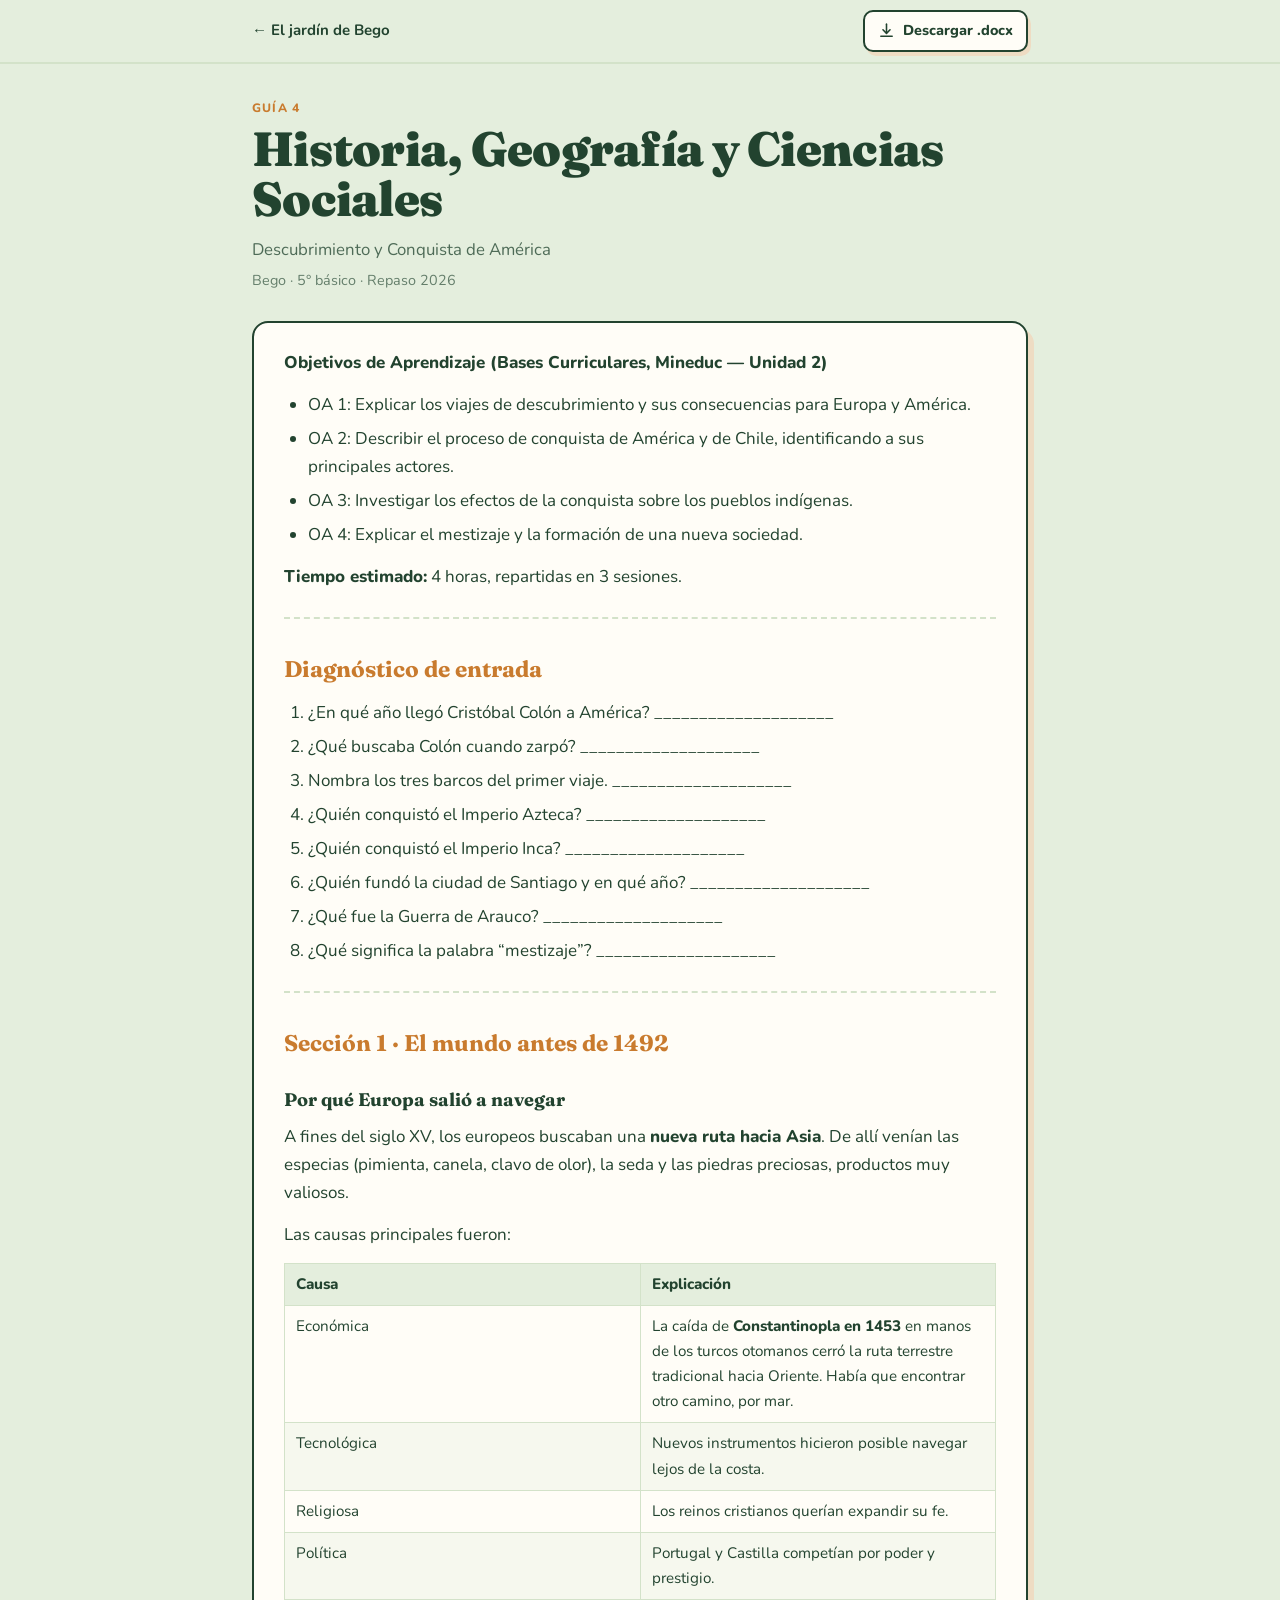
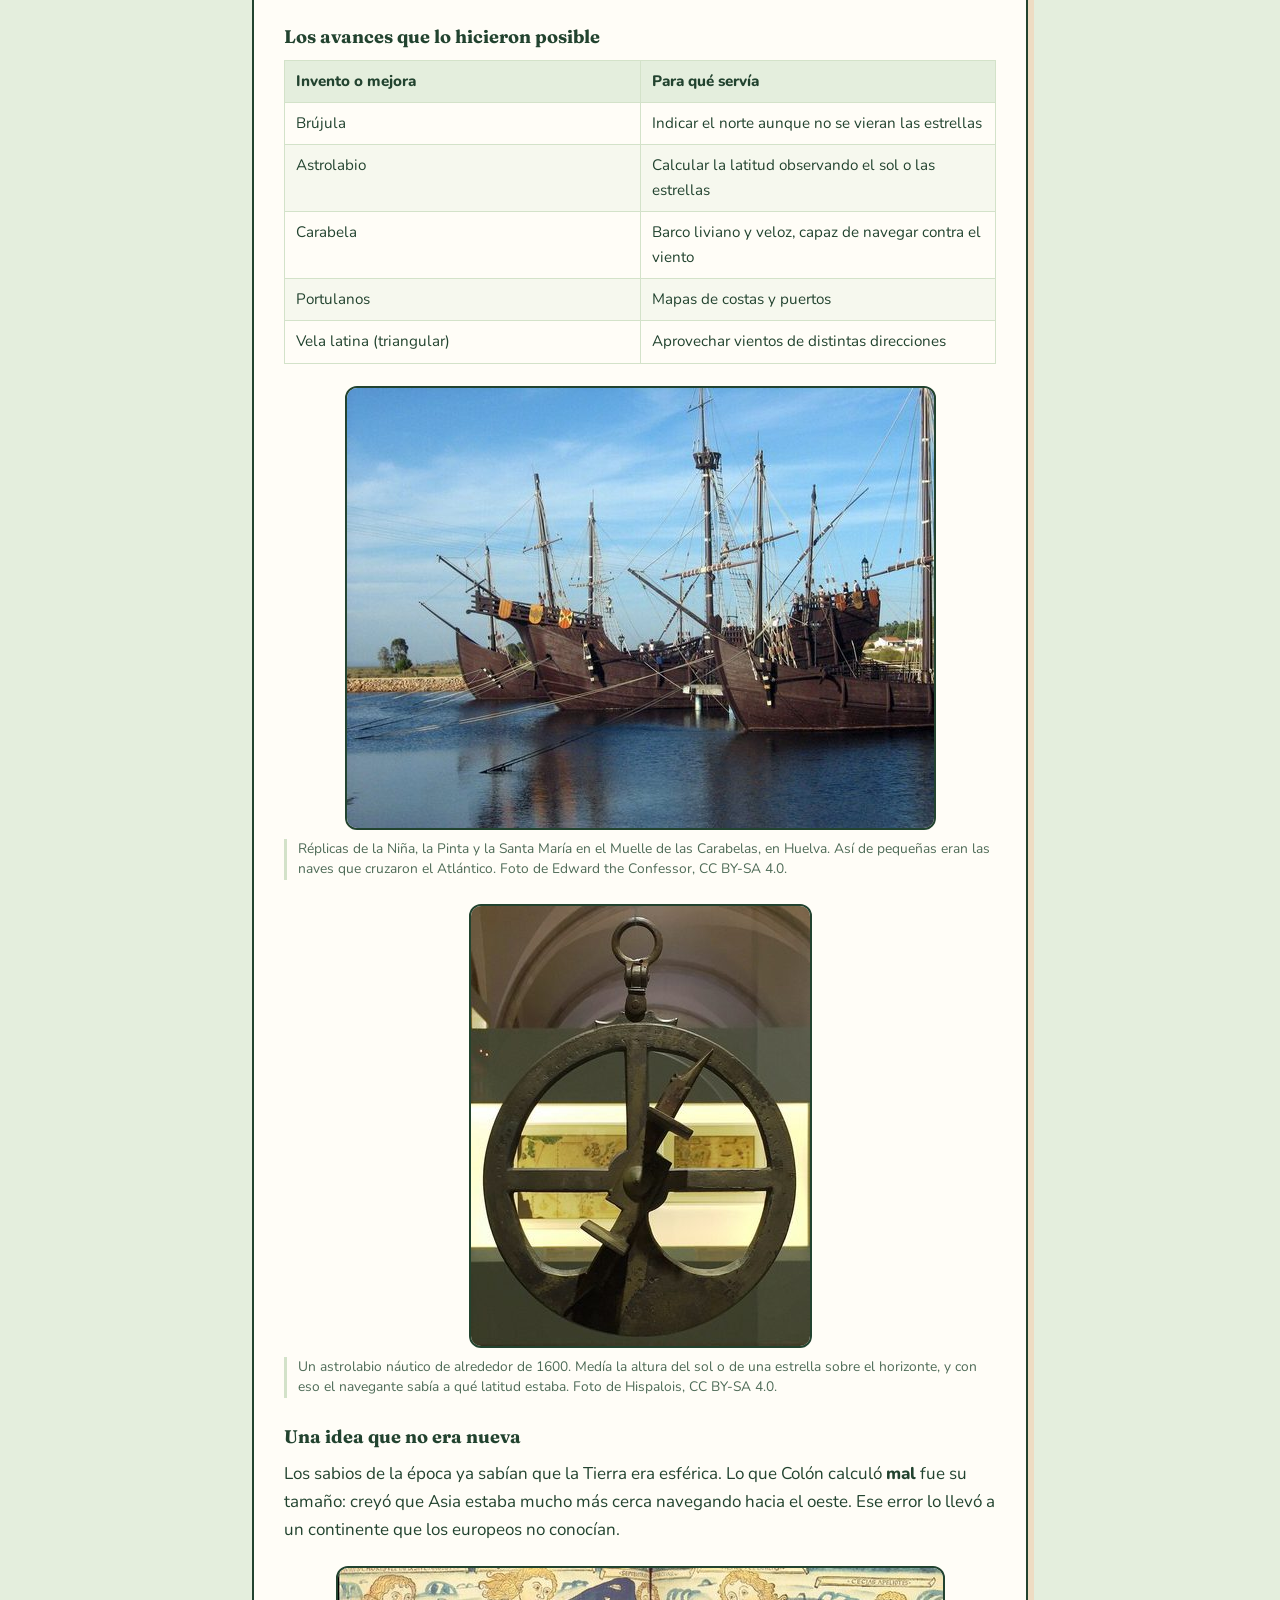
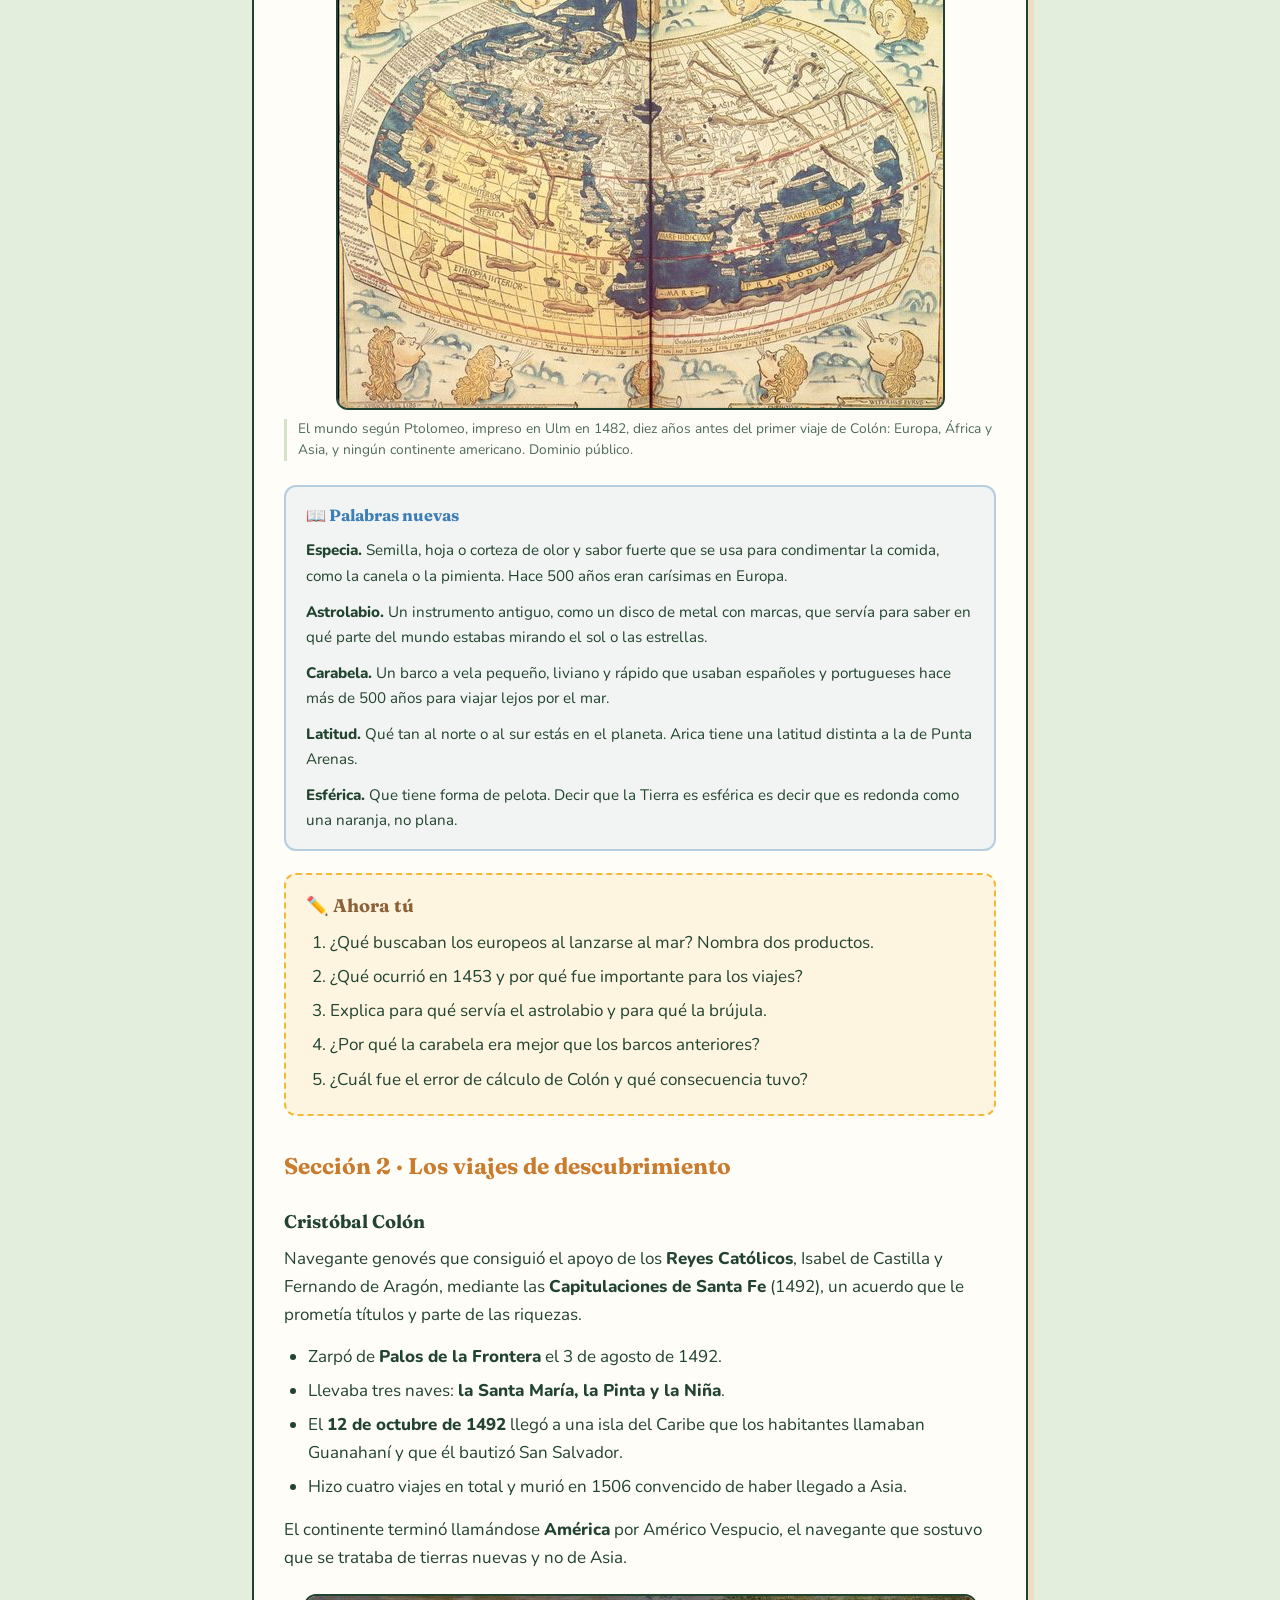
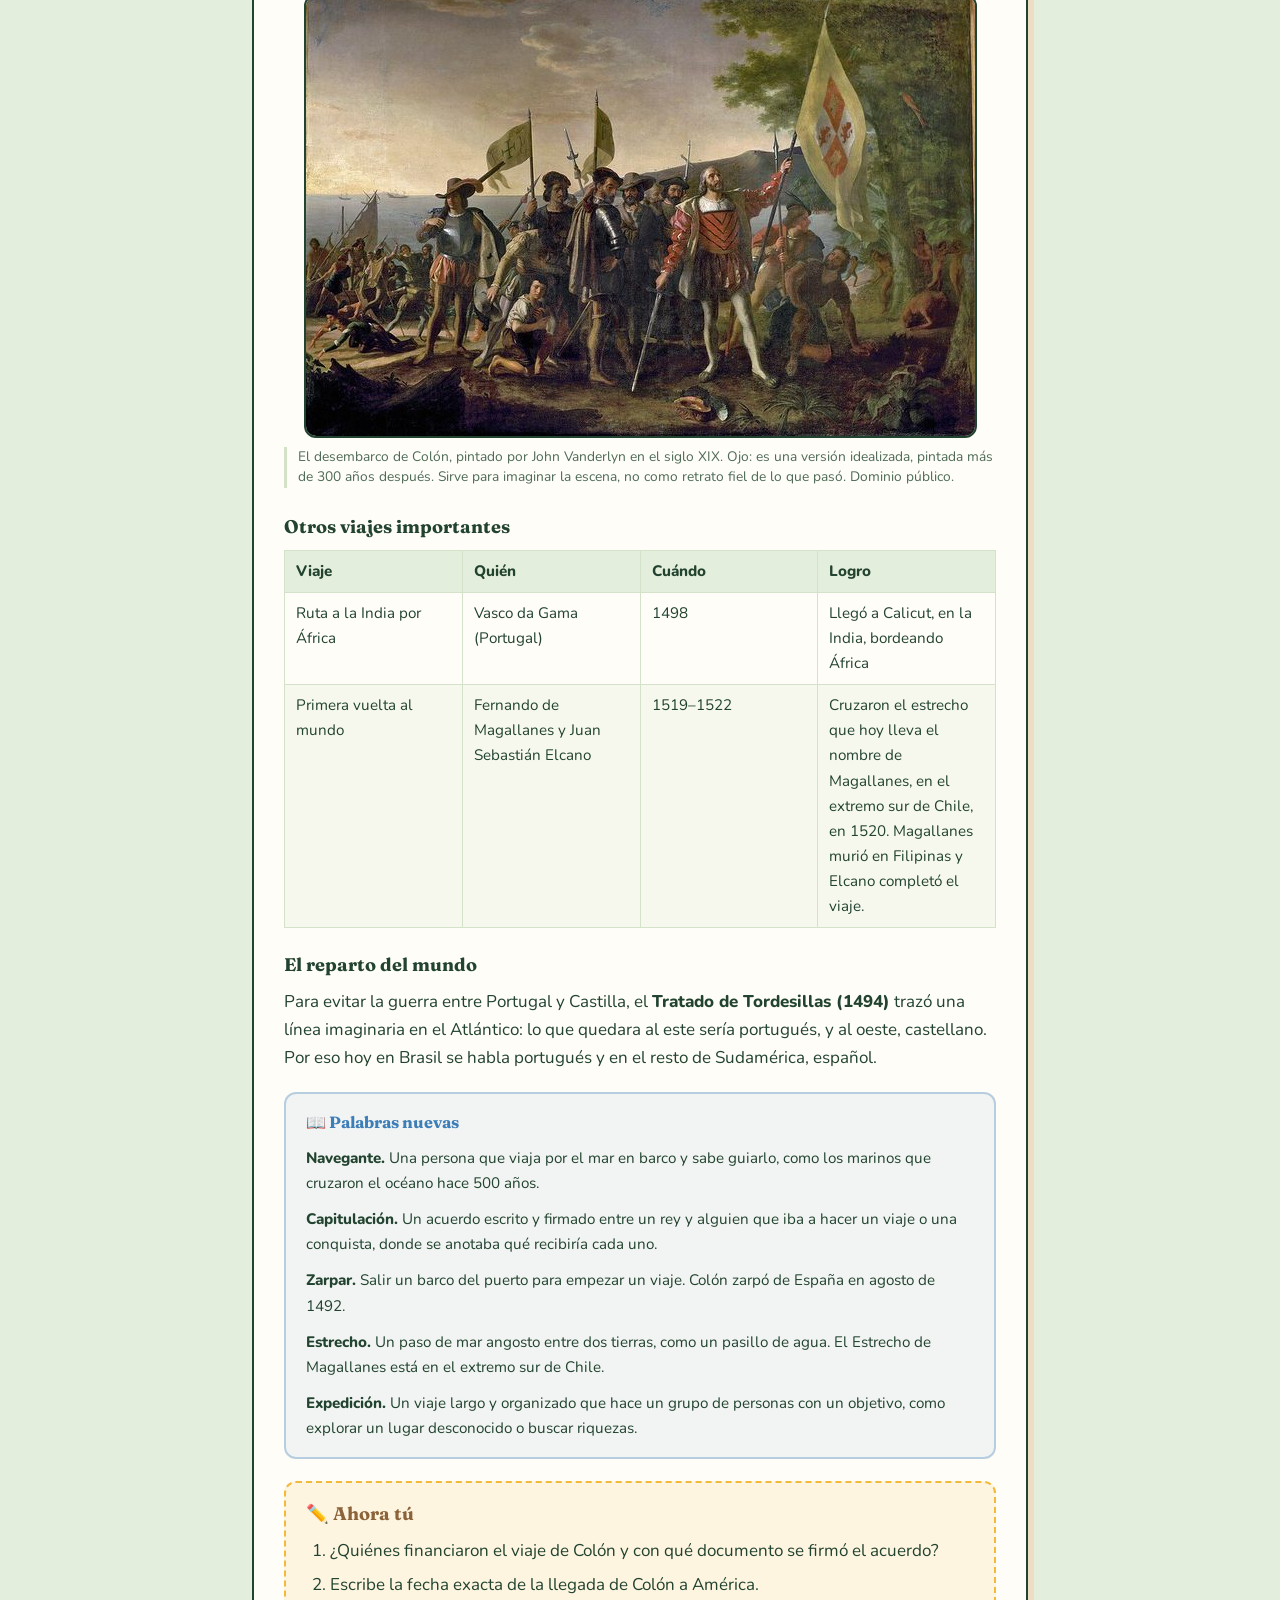
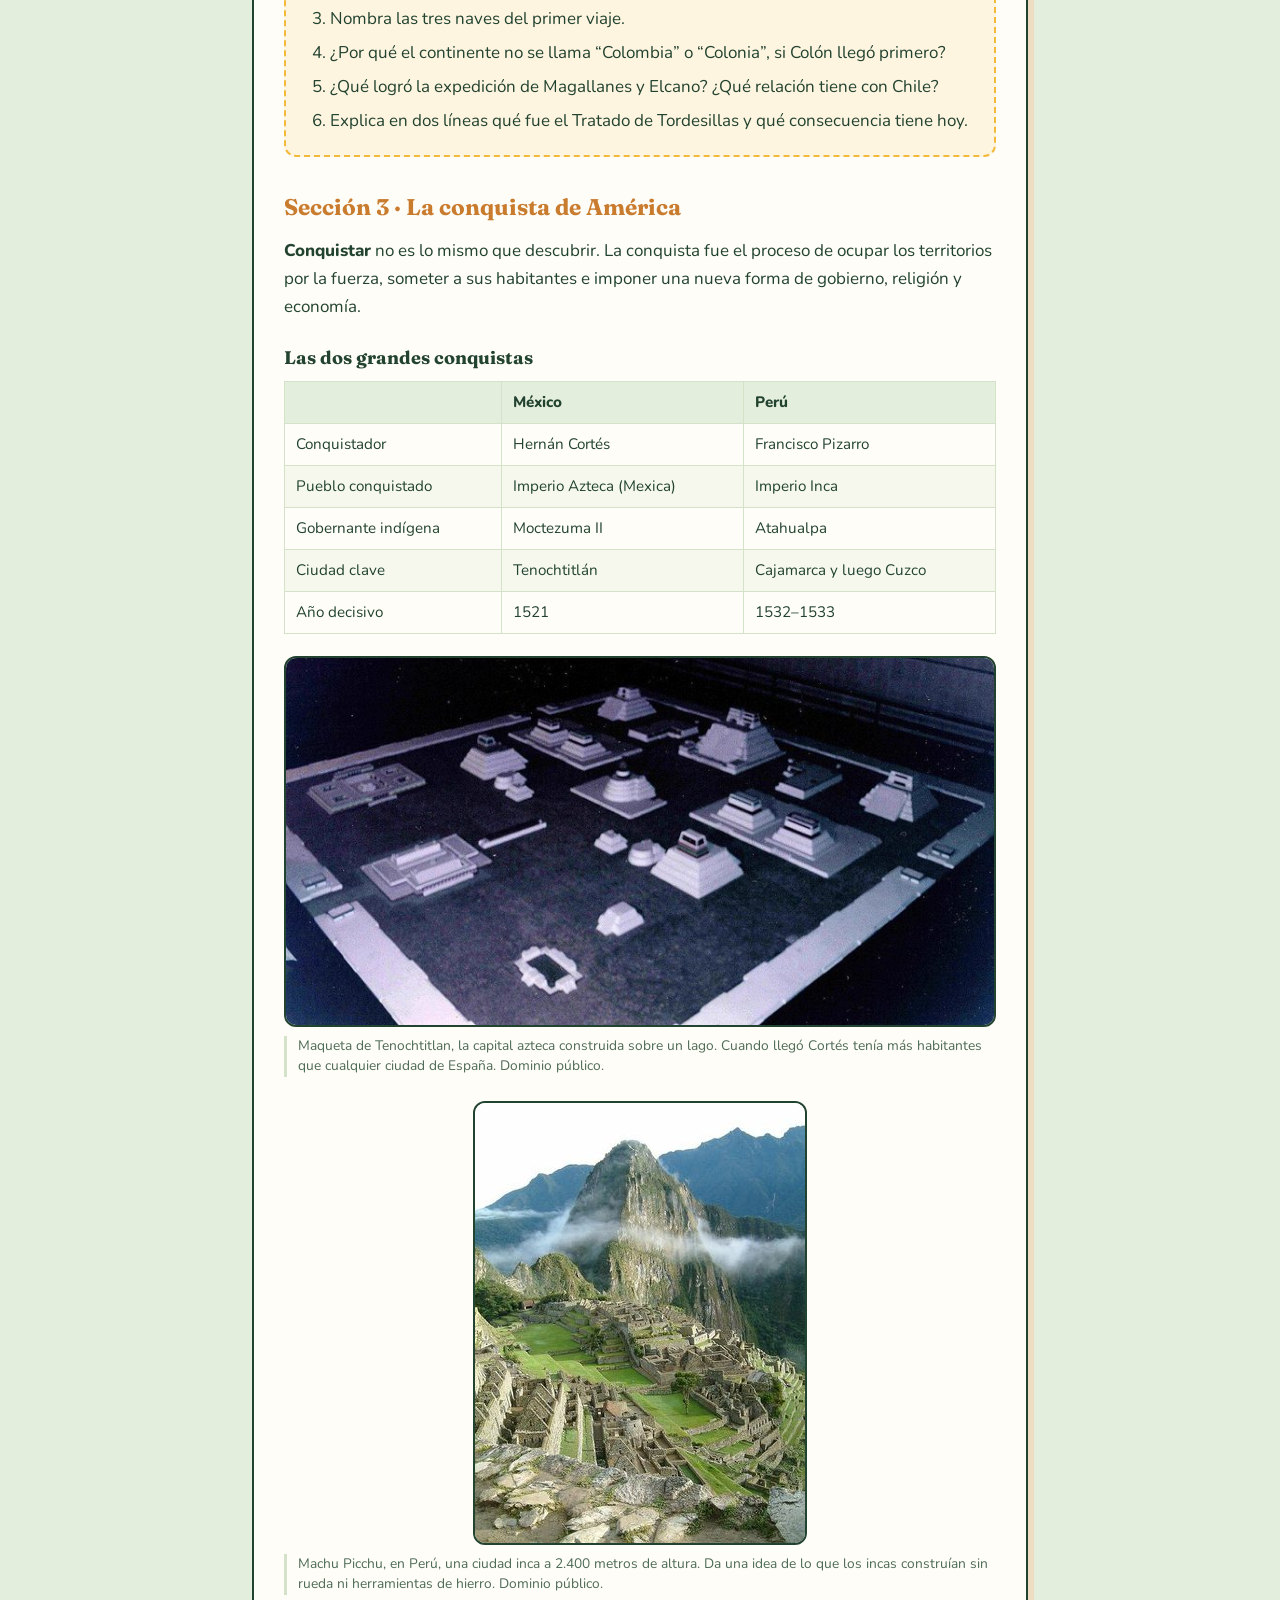
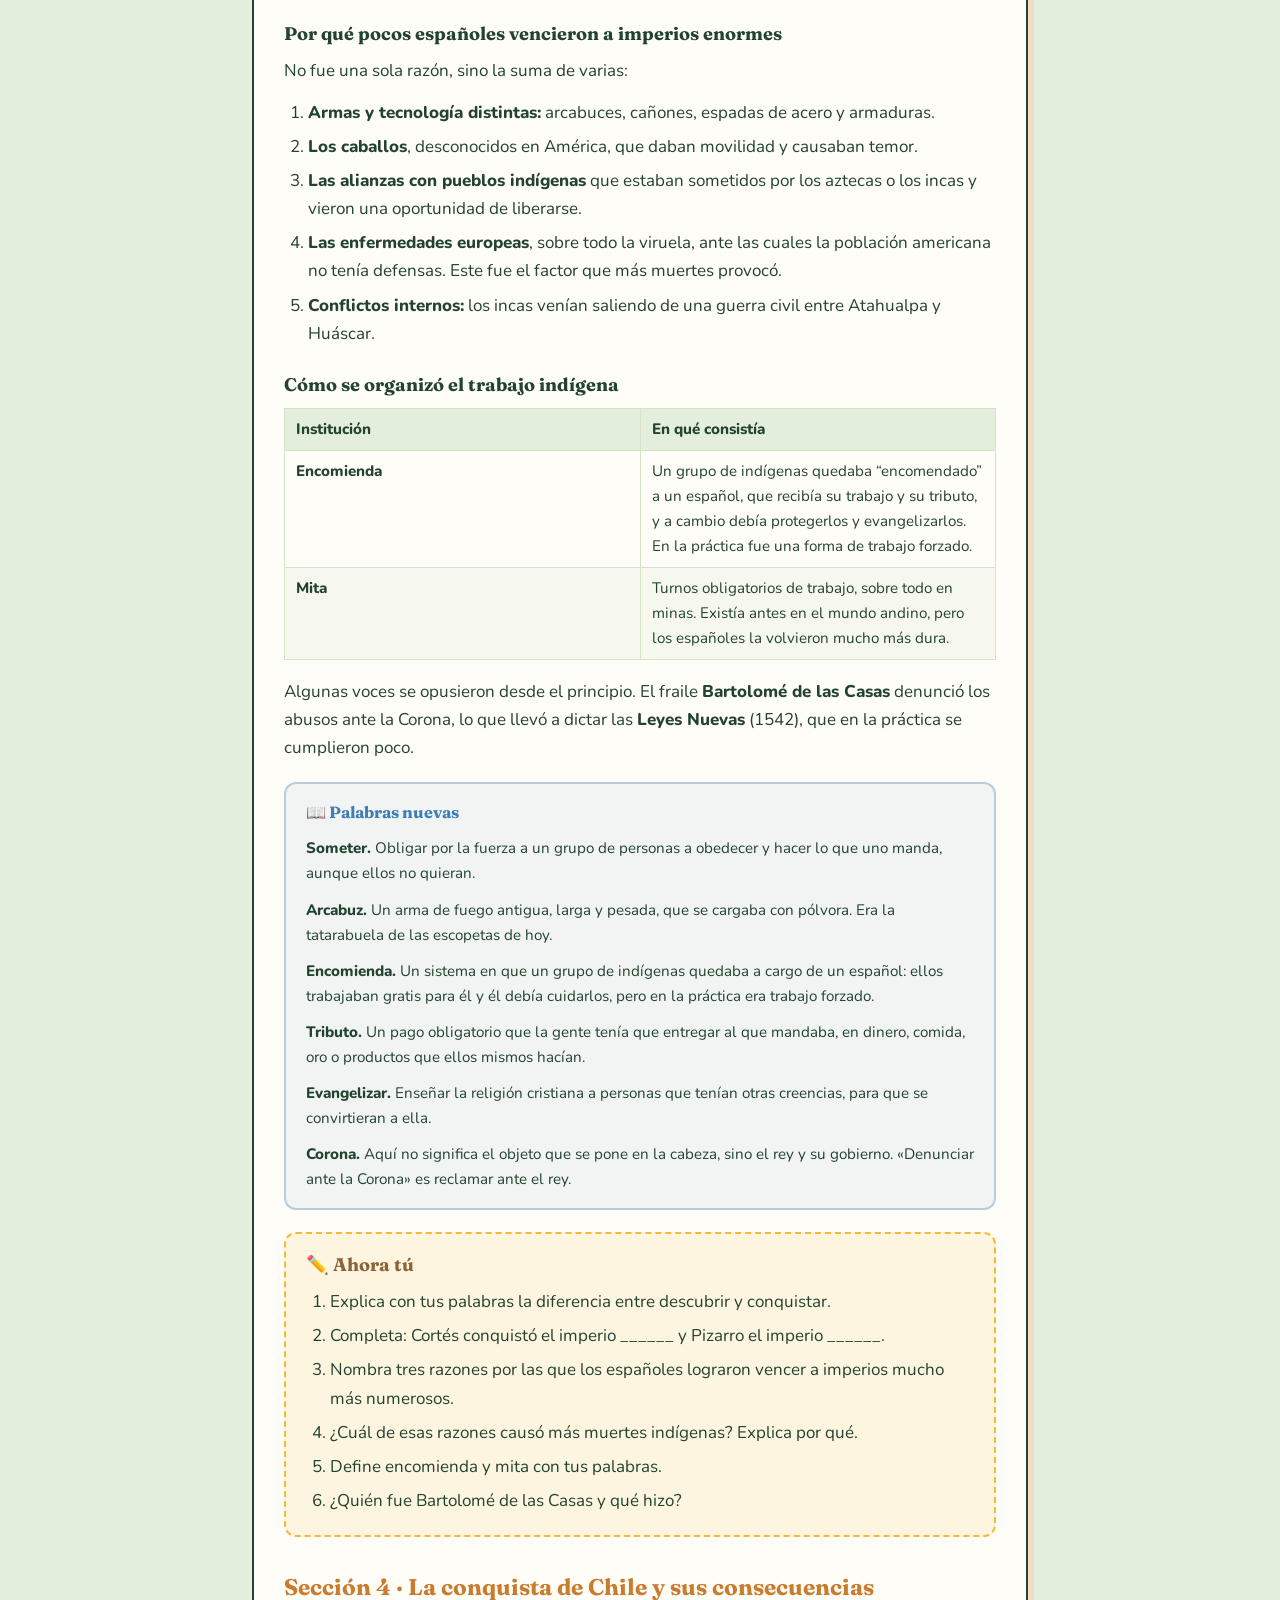
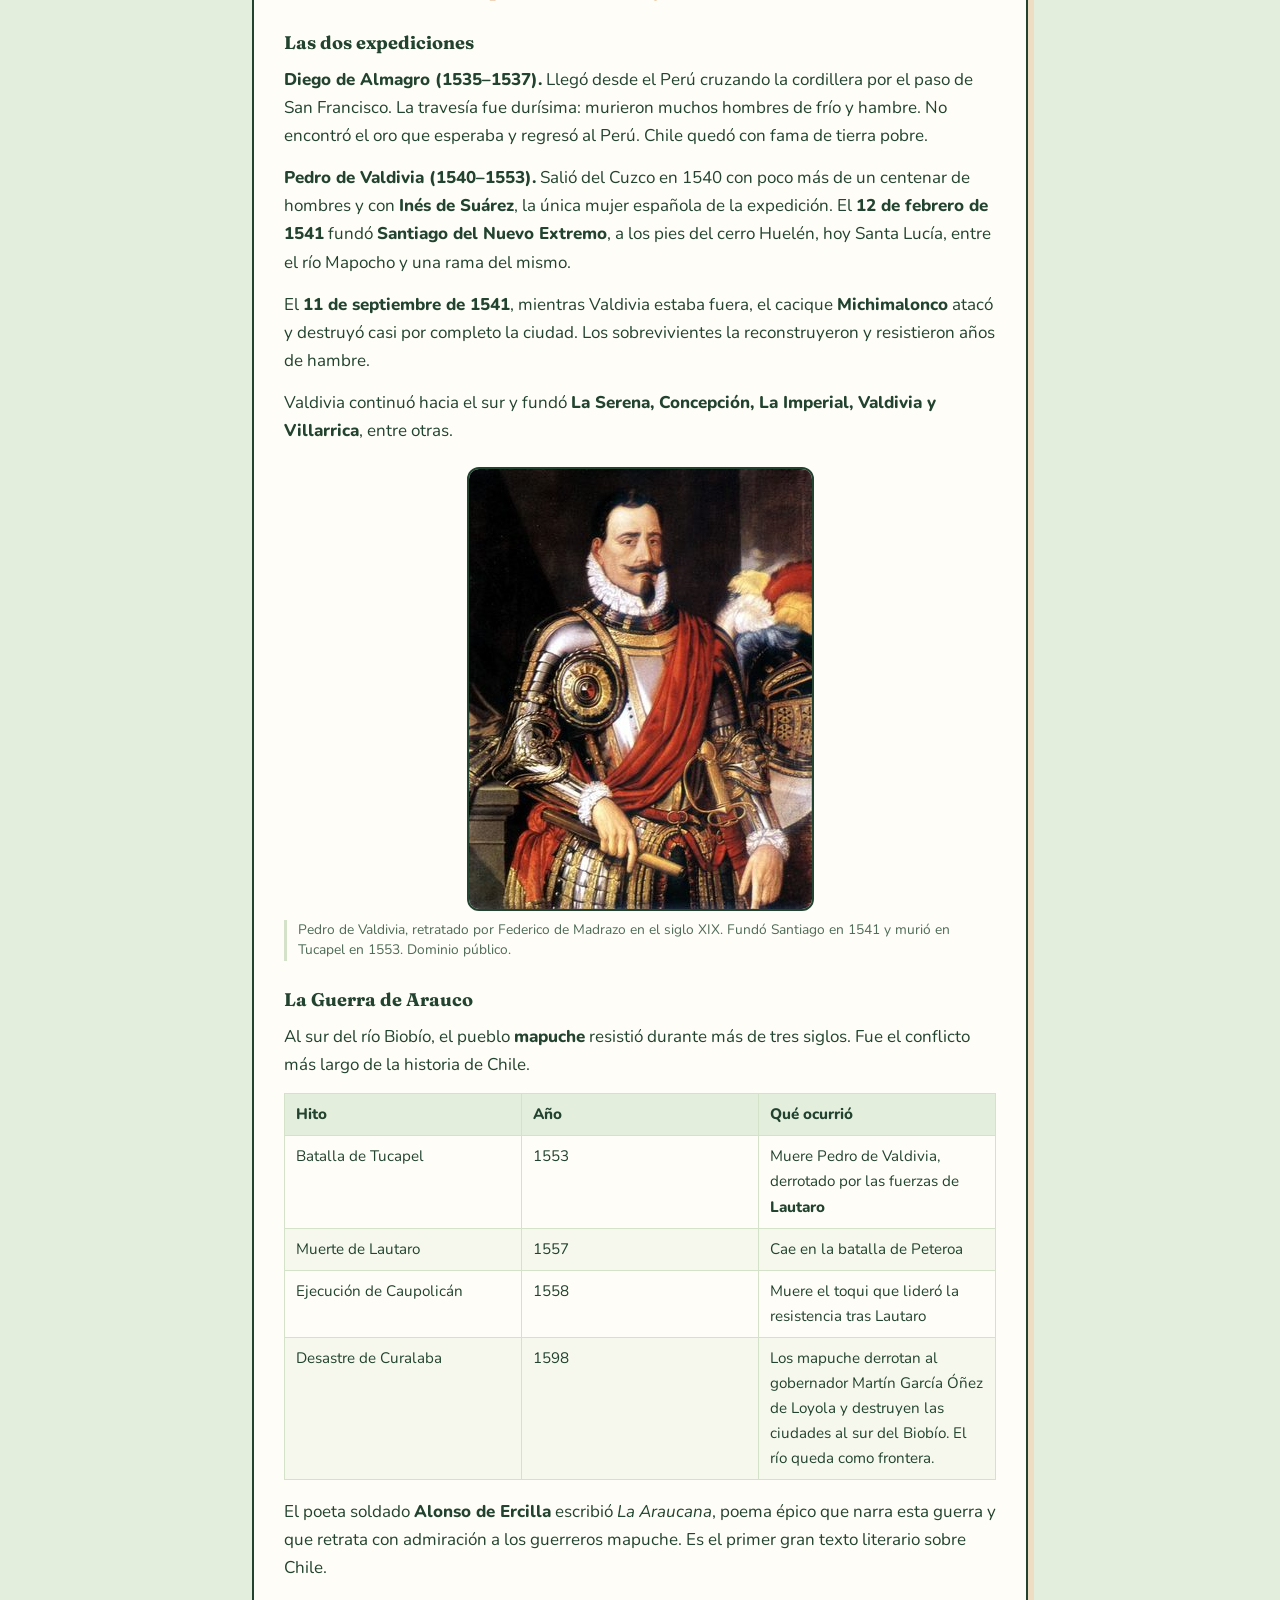
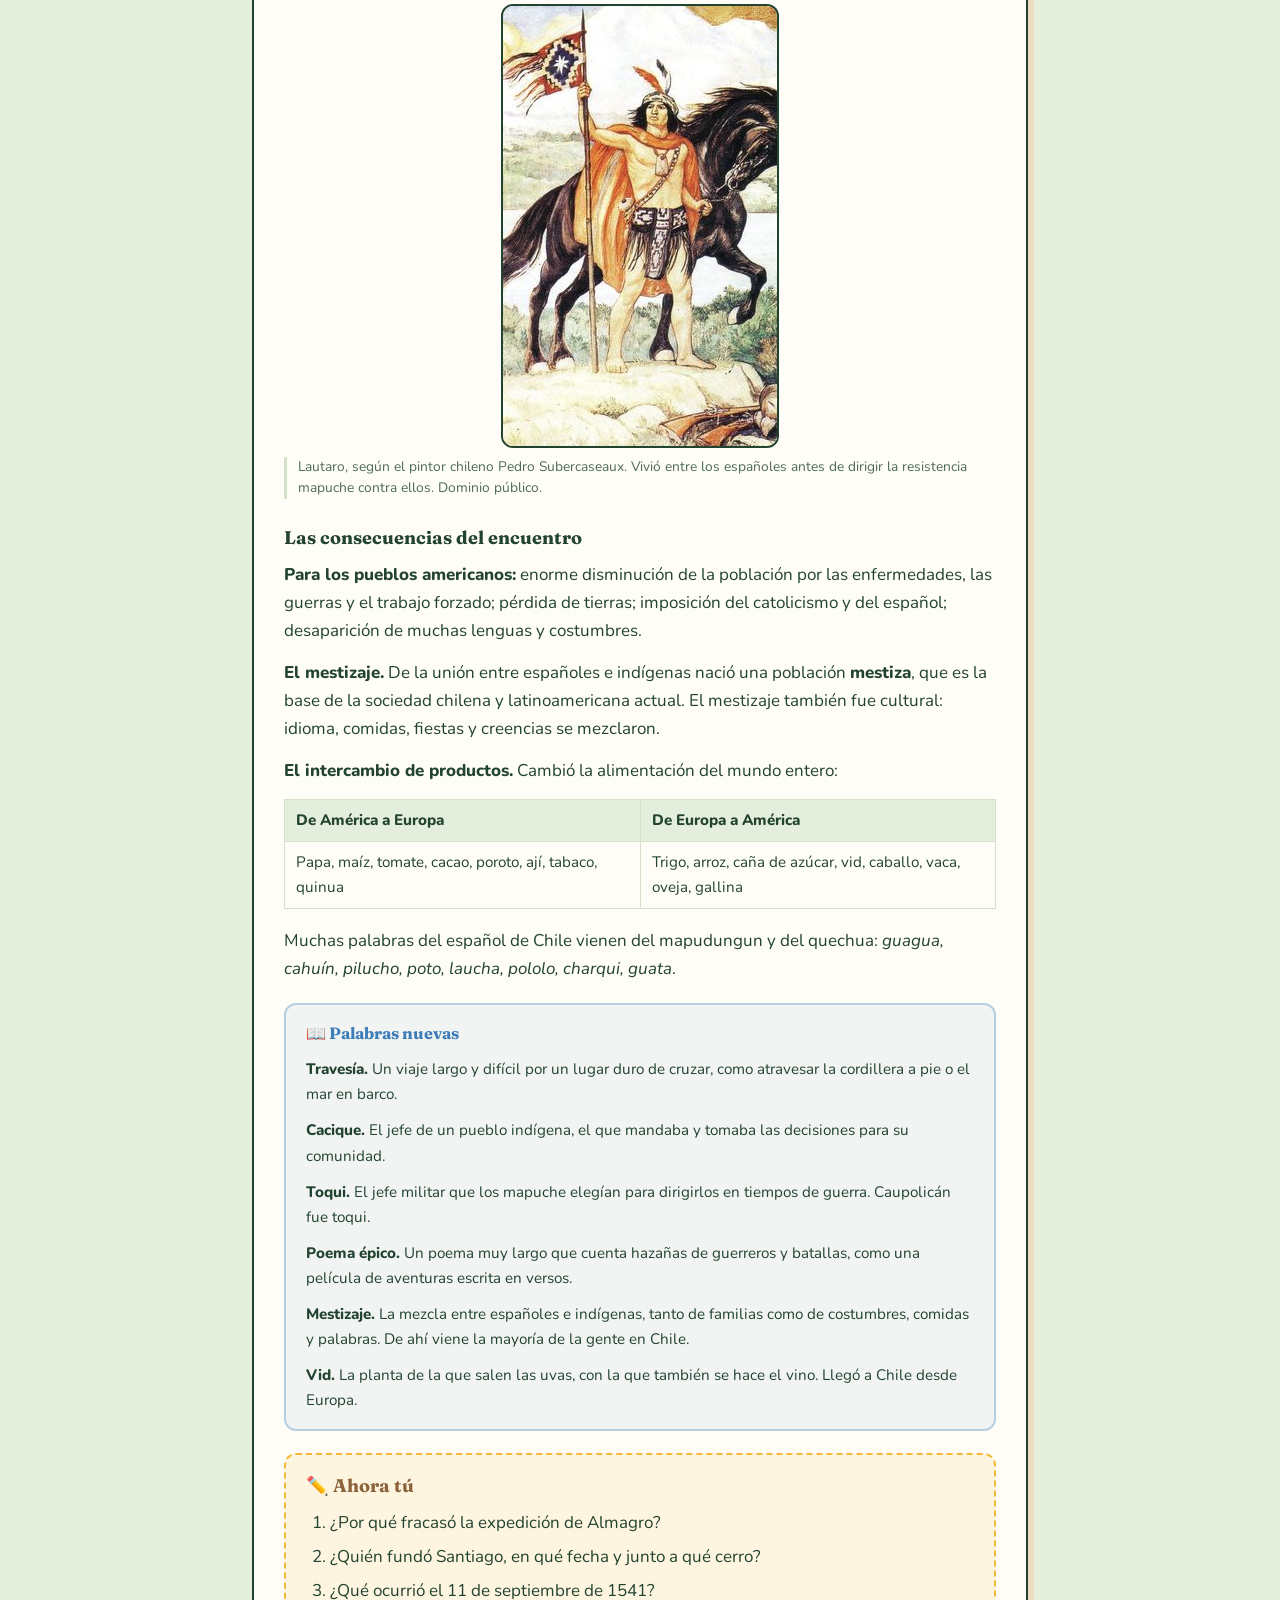
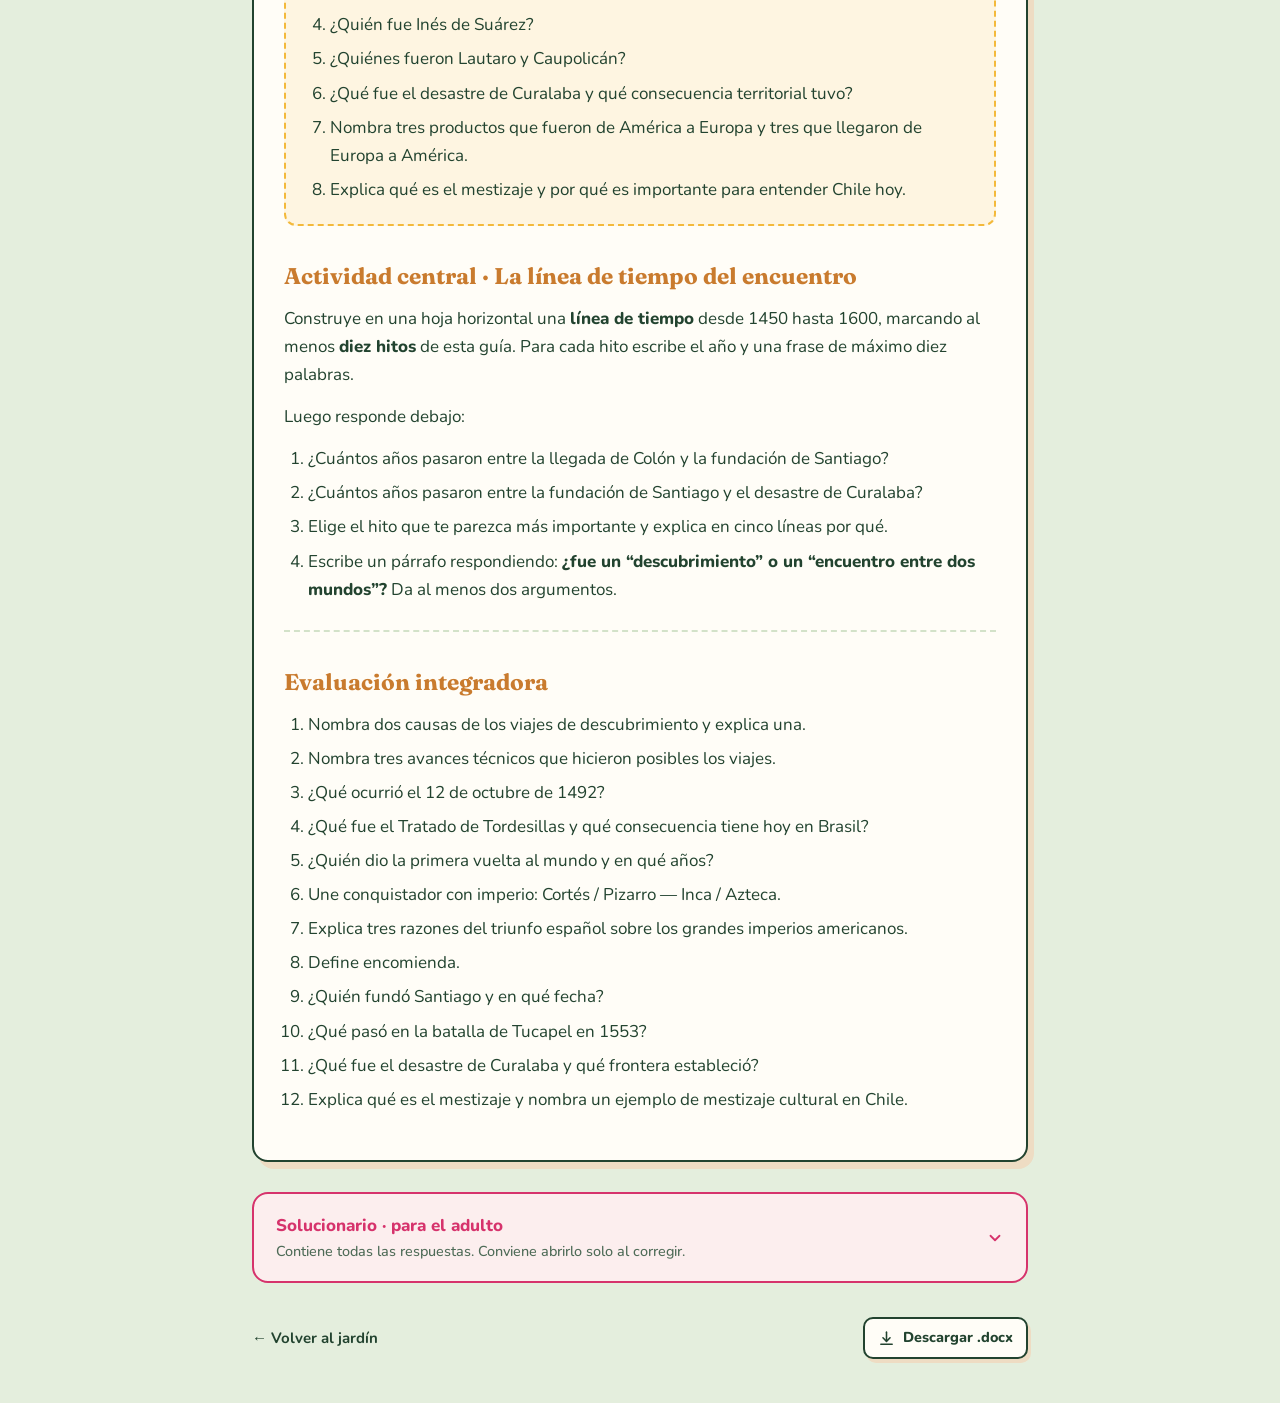
<file: 04-Historia.html>
<!DOCTYPE html>
<html lang="es-CL">
<head>
<meta charset="utf-8">
<meta name="viewport" content="width=device-width, initial-scale=1">
<meta name="robots" content="noindex, nofollow">
<title>Historia, Geografía y Ciencias Sociales · El jardín de Bego</title>
<link rel="icon" href="data:image/svg+xml,%3Csvg xmlns=%22http://www.w3.org/2000/svg%22 viewBox=%220 0 100 100%22%3E%3Ctext y=%22.9em%22 font-size=%2290%22%3E🌷%3C/text%3E%3C/svg%3E">
<link rel="preconnect" href="https://fonts.googleapis.com">
<link rel="preconnect" href="https://fonts.gstatic.com" crossorigin>
<link href="https://fonts.googleapis.com/css2?family=Fraunces:opsz,wght@9..144,500;9..144,700;9..144,900&family=Nunito:wght@400;600;800&display=swap" rel="stylesheet">
<link rel="stylesheet" href="./guia.css">
</head>
<body class="g-hist">

<header class="barra">
  <div class="envoltura">
    <a class="volver" href="./index.html">&larr; El jardín de Bego</a>
    <a class="descargar" href="./04-Historia.docx" download="El jardin de Bego - 04-Historia.docx"><svg viewBox="0 0 24 24" fill="none" stroke="currentColor" stroke-width="2.2" stroke-linecap="round" stroke-linejoin="round" aria-hidden="true"><path d="M12 3v12"/><path d="m7 11 5 5 5-5"/><path d="M4 20h16"/></svg> Descargar .docx</a>
  </div>
</header>

<main class="envoltura">
  <div class="encabezado">
    <div class="num">Guía 4</div>
    <h1>Historia, Geografía y Ciencias Sociales</h1>
    <p class="lema">Descubrimiento y Conquista de América</p>
    <p class="credito">Bego · 5° básico · Repaso 2026</p>
  </div>

  <article class="contenido">
<p><strong>Objetivos de Aprendizaje (Bases Curriculares, Mineduc —
Unidad 2)</strong></p>
<ul>
<li>OA 1: Explicar los viajes de descubrimiento y sus consecuencias para
Europa y América.</li>
<li>OA 2: Describir el proceso de conquista de América y de Chile,
identificando a sus principales actores.</li>
<li>OA 3: Investigar los efectos de la conquista sobre los pueblos
indígenas.</li>
<li>OA 4: Explicar el mestizaje y la formación de una nueva
sociedad.</li>
</ul>
<p><strong>Tiempo estimado:</strong> 4 horas, repartidas en 3
sesiones.</p>
<hr />
<h2 id="diagnóstico-de-entrada">Diagnóstico de entrada</h2>
<ol type="1">
<li>¿En qué año llegó Cristóbal Colón a América?
____________________</li>
<li>¿Qué buscaba Colón cuando zarpó? ____________________</li>
<li>Nombra los tres barcos del primer viaje. ____________________</li>
<li>¿Quién conquistó el Imperio Azteca? ____________________</li>
<li>¿Quién conquistó el Imperio Inca? ____________________</li>
<li>¿Quién fundó la ciudad de Santiago y en qué año?
____________________</li>
<li>¿Qué fue la Guerra de Arauco? ____________________</li>
<li>¿Qué significa la palabra “mestizaje”? ____________________</li>
</ol>
<hr />
<h2 id="sección-1-el-mundo-antes-de-1492">Sección 1 · El mundo antes de
1492</h2>
<h3 id="por-qué-europa-salió-a-navegar">Por qué Europa salió a
navegar</h3>
<p>A fines del siglo XV, los europeos buscaban una <strong>nueva ruta
hacia Asia</strong>. De allí venían las especias (pimienta, canela,
clavo de olor), la seda y las piedras preciosas, productos muy
valiosos.</p>
<p>Las causas principales fueron:</p>
<div class="tabla-envoltura"><table>
<colgroup>
<col style="width: 50%" />
<col style="width: 50%" />
</colgroup>
<thead>
<tr class="header">
<th>Causa</th>
<th>Explicación</th>
</tr>
</thead>
<tbody>
<tr class="odd">
<td>Económica</td>
<td>La caída de <strong>Constantinopla en 1453</strong> en manos de los
turcos otomanos cerró la ruta terrestre tradicional hacia Oriente. Había
que encontrar otro camino, por mar.</td>
</tr>
<tr class="even">
<td>Tecnológica</td>
<td>Nuevos instrumentos hicieron posible navegar lejos de la costa.</td>
</tr>
<tr class="odd">
<td>Religiosa</td>
<td>Los reinos cristianos querían expandir su fe.</td>
</tr>
<tr class="even">
<td>Política</td>
<td>Portugal y Castilla competían por poder y prestigio.</td>
</tr>
</tbody>
</table></div>
<h3 id="los-avances-que-lo-hicieron-posible">Los avances que lo hicieron
posible</h3>
<div class="tabla-envoltura"><table>
<colgroup>
<col style="width: 50%" />
<col style="width: 50%" />
</colgroup>
<thead>
<tr class="header">
<th>Invento o mejora</th>
<th>Para qué servía</th>
</tr>
</thead>
<tbody>
<tr class="odd">
<td>Brújula</td>
<td>Indicar el norte aunque no se vieran las estrellas</td>
</tr>
<tr class="even">
<td>Astrolabio</td>
<td>Calcular la latitud observando el sol o las estrellas</td>
</tr>
<tr class="odd">
<td>Carabela</td>
<td>Barco liviano y veloz, capaz de navegar contra el viento</td>
</tr>
<tr class="even">
<td>Portulanos</td>
<td>Mapas de costas y puertos</td>
</tr>
<tr class="odd">
<td>Vela latina (triangular)</td>
<td>Aprovechar vientos de distintas direcciones</td>
</tr>
</tbody>
</table></div>
<figure>
<img src="imagenes/carabelas.jpg"
alt="Réplicas de la Niña, la Pinta y la Santa María en el Muelle de las Carabelas, en Huelva. Así de pequeñas eran las naves que cruzaron el Atlántico. Foto de Edward the Confessor, CC BY-SA 4.0." />
<figcaption aria-hidden="true">Réplicas de la Niña, la Pinta y la Santa
María en el Muelle de las Carabelas, en Huelva. Así de pequeñas eran las
naves que cruzaron el Atlántico. Foto de Edward the Confessor, CC BY-SA
4.0.</figcaption>
</figure>
<figure>
<img src="imagenes/astrolabio.jpg"
alt="Un astrolabio náutico de alrededor de 1600. Medía la altura del sol o de una estrella sobre el horizonte, y con eso el navegante sabía a qué latitud estaba. Foto de Hispalois, CC BY-SA 4.0." />
<figcaption aria-hidden="true">Un astrolabio náutico de alrededor de
1600. Medía la altura del sol o de una estrella sobre el horizonte, y
con eso el navegante sabía a qué latitud estaba. Foto de Hispalois, CC
BY-SA 4.0.</figcaption>
</figure>
<h3 id="una-idea-que-no-era-nueva">Una idea que no era nueva</h3>
<p>Los sabios de la época ya sabían que la Tierra era esférica. Lo que
Colón calculó <strong>mal</strong> fue su tamaño: creyó que Asia estaba
mucho más cerca navegando hacia el oeste. Ese error lo llevó a un
continente que los europeos no conocían.</p>
<figure>
<img src="imagenes/mapa-1482.jpg"
alt="El mundo según Ptolomeo, impreso en Ulm en 1482, diez años antes del primer viaje de Colón: Europa, África y Asia, y ningún continente americano. Dominio público." />
<figcaption aria-hidden="true">El mundo según Ptolomeo, impreso en Ulm
en 1482, diez años antes del primer viaje de Colón: Europa, África y
Asia, y ningún continente americano. Dominio público.</figcaption>
</figure>
<section class="palabras"><h4 id="palabras-nuevas">📖 Palabras nuevas</h4>
<p><strong>Especia.</strong> Semilla, hoja o corteza de olor y sabor
fuerte que se usa para condimentar la comida, como la canela o la
pimienta. Hace 500 años eran carísimas en Europa.</p>
<p><strong>Astrolabio.</strong> Un instrumento antiguo, como un disco de
metal con marcas, que servía para saber en qué parte del mundo estabas
mirando el sol o las estrellas.</p>
<p><strong>Carabela.</strong> Un barco a vela pequeño, liviano y rápido
que usaban españoles y portugueses hace más de 500 años para viajar
lejos por el mar.</p>
<p><strong>Latitud.</strong> Qué tan al norte o al sur estás en el
planeta. Arica tiene una latitud distinta a la de Punta Arenas.</p>
<p><strong>Esférica.</strong> Que tiene forma de pelota. Decir que la
Tierra es esférica es decir que es redonda como una naranja, no
plana.</p></section>
<section class="ahora"><h3 id="ahora-tú">✏️ Ahora tú</h3>
<ol type="1">
<li>¿Qué buscaban los europeos al lanzarse al mar? Nombra dos
productos.</li>
<li>¿Qué ocurrió en 1453 y por qué fue importante para los viajes?</li>
<li>Explica para qué servía el astrolabio y para qué la brújula.</li>
<li>¿Por qué la carabela era mejor que los barcos anteriores?</li>
<li>¿Cuál fue el error de cálculo de Colón y qué consecuencia tuvo?</li>
</ol></section>
<h2 id="sección-2-los-viajes-de-descubrimiento">Sección 2 · Los viajes
de descubrimiento</h2>
<h3 id="cristóbal-colón">Cristóbal Colón</h3>
<p>Navegante genovés que consiguió el apoyo de los <strong>Reyes
Católicos</strong>, Isabel de Castilla y Fernando de Aragón, mediante
las <strong>Capitulaciones de Santa Fe</strong> (1492), un acuerdo que
le prometía títulos y parte de las riquezas.</p>
<ul>
<li>Zarpó de <strong>Palos de la Frontera</strong> el 3 de agosto de
1492.</li>
<li>Llevaba tres naves: <strong>la Santa María, la Pinta y la
Niña</strong>.</li>
<li>El <strong>12 de octubre de 1492</strong> llegó a una isla del
Caribe que los habitantes llamaban Guanahaní y que él bautizó San
Salvador.</li>
<li>Hizo cuatro viajes en total y murió en 1506 convencido de haber
llegado a Asia.</li>
</ul>
<p>El continente terminó llamándose <strong>América</strong> por Américo
Vespucio, el navegante que sostuvo que se trataba de tierras nuevas y no
de Asia.</p>
<figure>
<img src="imagenes/desembarco-colon.jpg"
alt="El desembarco de Colón, pintado por John Vanderlyn en el siglo XIX. Ojo: es una versión idealizada, pintada más de 300 años después. Sirve para imaginar la escena, no como retrato fiel de lo que pasó. Dominio público." />
<figcaption aria-hidden="true">El desembarco de Colón, pintado por John
Vanderlyn en el siglo XIX. Ojo: es una versión idealizada, pintada más
de 300 años después. Sirve para imaginar la escena, no como retrato fiel
de lo que pasó. Dominio público.</figcaption>
</figure>
<h3 id="otros-viajes-importantes">Otros viajes importantes</h3>
<div class="tabla-envoltura"><table>
<colgroup>
<col style="width: 25%" />
<col style="width: 25%" />
<col style="width: 25%" />
<col style="width: 25%" />
</colgroup>
<thead>
<tr class="header">
<th>Viaje</th>
<th>Quién</th>
<th>Cuándo</th>
<th>Logro</th>
</tr>
</thead>
<tbody>
<tr class="odd">
<td>Ruta a la India por África</td>
<td>Vasco da Gama (Portugal)</td>
<td>1498</td>
<td>Llegó a Calicut, en la India, bordeando África</td>
</tr>
<tr class="even">
<td>Primera vuelta al mundo</td>
<td>Fernando de Magallanes y Juan Sebastián Elcano</td>
<td>1519–1522</td>
<td>Cruzaron el estrecho que hoy lleva el nombre de Magallanes, en el
extremo sur de Chile, en 1520. Magallanes murió en Filipinas y Elcano
completó el viaje.</td>
</tr>
</tbody>
</table></div>
<h3 id="el-reparto-del-mundo">El reparto del mundo</h3>
<p>Para evitar la guerra entre Portugal y Castilla, el <strong>Tratado
de Tordesillas (1494)</strong> trazó una línea imaginaria en el
Atlántico: lo que quedara al este sería portugués, y al oeste,
castellano. Por eso hoy en Brasil se habla portugués y en el resto de
Sudamérica, español.</p>
<section class="palabras"><h4 id="palabras-nuevas-1">📖 Palabras nuevas</h4>
<p><strong>Navegante.</strong> Una persona que viaja por el mar en barco
y sabe guiarlo, como los marinos que cruzaron el océano hace 500
años.</p>
<p><strong>Capitulación.</strong> Un acuerdo escrito y firmado entre un
rey y alguien que iba a hacer un viaje o una conquista, donde se anotaba
qué recibiría cada uno.</p>
<p><strong>Zarpar.</strong> Salir un barco del puerto para empezar un
viaje. Colón zarpó de España en agosto de 1492.</p>
<p><strong>Estrecho.</strong> Un paso de mar angosto entre dos tierras,
como un pasillo de agua. El Estrecho de Magallanes está en el extremo
sur de Chile.</p>
<p><strong>Expedición.</strong> Un viaje largo y organizado que hace un
grupo de personas con un objetivo, como explorar un lugar desconocido o
buscar riquezas.</p></section>
<section class="ahora"><h3 id="ahora-tú-1">✏️ Ahora tú</h3>
<ol type="1">
<li>¿Quiénes financiaron el viaje de Colón y con qué documento se firmó
el acuerdo?</li>
<li>Escribe la fecha exacta de la llegada de Colón a América.</li>
<li>Nombra las tres naves del primer viaje.</li>
<li>¿Por qué el continente no se llama “Colombia” o “Colonia”, si Colón
llegó primero?</li>
<li>¿Qué logró la expedición de Magallanes y Elcano? ¿Qué relación tiene
con Chile?</li>
<li>Explica en dos líneas qué fue el Tratado de Tordesillas y qué
consecuencia tiene hoy.</li>
</ol></section>
<h2 id="sección-3-la-conquista-de-américa">Sección 3 · La conquista de
América</h2>
<p><strong>Conquistar</strong> no es lo mismo que descubrir. La
conquista fue el proceso de ocupar los territorios por la fuerza,
someter a sus habitantes e imponer una nueva forma de gobierno, religión
y economía.</p>
<h3 id="las-dos-grandes-conquistas">Las dos grandes conquistas</h3>
<div class="tabla-envoltura"><table>
<thead>
<tr class="header">
<th></th>
<th>México</th>
<th>Perú</th>
</tr>
</thead>
<tbody>
<tr class="odd">
<td>Conquistador</td>
<td>Hernán Cortés</td>
<td>Francisco Pizarro</td>
</tr>
<tr class="even">
<td>Pueblo conquistado</td>
<td>Imperio Azteca (Mexica)</td>
<td>Imperio Inca</td>
</tr>
<tr class="odd">
<td>Gobernante indígena</td>
<td>Moctezuma II</td>
<td>Atahualpa</td>
</tr>
<tr class="even">
<td>Ciudad clave</td>
<td>Tenochtitlán</td>
<td>Cajamarca y luego Cuzco</td>
</tr>
<tr class="odd">
<td>Año decisivo</td>
<td>1521</td>
<td>1532–1533</td>
</tr>
</tbody>
</table></div>
<figure>
<img src="imagenes/tenochtitlan.jpg"
alt="Maqueta de Tenochtitlan, la capital azteca construida sobre un lago. Cuando llegó Cortés tenía más habitantes que cualquier ciudad de España. Dominio público." />
<figcaption aria-hidden="true">Maqueta de Tenochtitlan, la capital
azteca construida sobre un lago. Cuando llegó Cortés tenía más
habitantes que cualquier ciudad de España. Dominio público.</figcaption>
</figure>
<figure>
<img src="imagenes/machu-picchu.jpg"
alt="Machu Picchu, en Perú, una ciudad inca a 2.400 metros de altura. Da una idea de lo que los incas construían sin rueda ni herramientas de hierro. Dominio público." />
<figcaption aria-hidden="true">Machu Picchu, en Perú, una ciudad inca a
2.400 metros de altura. Da una idea de lo que los incas construían sin
rueda ni herramientas de hierro. Dominio público.</figcaption>
</figure>
<h3 id="por-qué-pocos-españoles-vencieron-a-imperios-enormes">Por qué
pocos españoles vencieron a imperios enormes</h3>
<p>No fue una sola razón, sino la suma de varias:</p>
<ol type="1">
<li><strong>Armas y tecnología distintas:</strong> arcabuces, cañones,
espadas de acero y armaduras.</li>
<li><strong>Los caballos</strong>, desconocidos en América, que daban
movilidad y causaban temor.</li>
<li><strong>Las alianzas con pueblos indígenas</strong> que estaban
sometidos por los aztecas o los incas y vieron una oportunidad de
liberarse.</li>
<li><strong>Las enfermedades europeas</strong>, sobre todo la viruela,
ante las cuales la población americana no tenía defensas. Este fue el
factor que más muertes provocó.</li>
<li><strong>Conflictos internos:</strong> los incas venían saliendo de
una guerra civil entre Atahualpa y Huáscar.</li>
</ol>
<h3 id="cómo-se-organizó-el-trabajo-indígena">Cómo se organizó el
trabajo indígena</h3>
<div class="tabla-envoltura"><table>
<colgroup>
<col style="width: 50%" />
<col style="width: 50%" />
</colgroup>
<thead>
<tr class="header">
<th>Institución</th>
<th>En qué consistía</th>
</tr>
</thead>
<tbody>
<tr class="odd">
<td><strong>Encomienda</strong></td>
<td>Un grupo de indígenas quedaba “encomendado” a un español, que
recibía su trabajo y su tributo, y a cambio debía protegerlos y
evangelizarlos. En la práctica fue una forma de trabajo forzado.</td>
</tr>
<tr class="even">
<td><strong>Mita</strong></td>
<td>Turnos obligatorios de trabajo, sobre todo en minas. Existía antes
en el mundo andino, pero los españoles la volvieron mucho más dura.</td>
</tr>
</tbody>
</table></div>
<p>Algunas voces se opusieron desde el principio. El fraile
<strong>Bartolomé de las Casas</strong> denunció los abusos ante la
Corona, lo que llevó a dictar las <strong>Leyes Nuevas</strong> (1542),
que en la práctica se cumplieron poco.</p>
<section class="palabras"><h4 id="palabras-nuevas-2">📖 Palabras nuevas</h4>
<p><strong>Someter.</strong> Obligar por la fuerza a un grupo de
personas a obedecer y hacer lo que uno manda, aunque ellos no
quieran.</p>
<p><strong>Arcabuz.</strong> Un arma de fuego antigua, larga y pesada,
que se cargaba con pólvora. Era la tatarabuela de las escopetas de
hoy.</p>
<p><strong>Encomienda.</strong> Un sistema en que un grupo de indígenas
quedaba a cargo de un español: ellos trabajaban gratis para él y él
debía cuidarlos, pero en la práctica era trabajo forzado.</p>
<p><strong>Tributo.</strong> Un pago obligatorio que la gente tenía que
entregar al que mandaba, en dinero, comida, oro o productos que ellos
mismos hacían.</p>
<p><strong>Evangelizar.</strong> Enseñar la religión cristiana a
personas que tenían otras creencias, para que se convirtieran a
ella.</p>
<p><strong>Corona.</strong> Aquí no significa el objeto que se pone en
la cabeza, sino el rey y su gobierno. «Denunciar ante la Corona» es
reclamar ante el rey.</p></section>
<section class="ahora"><h3 id="ahora-tú-2">✏️ Ahora tú</h3>
<ol type="1">
<li>Explica con tus palabras la diferencia entre descubrir y
conquistar.</li>
<li>Completa: Cortés conquistó el imperio ______ y Pizarro el imperio
______.</li>
<li>Nombra tres razones por las que los españoles lograron vencer a
imperios mucho más numerosos.</li>
<li>¿Cuál de esas razones causó más muertes indígenas? Explica por
qué.</li>
<li>Define encomienda y mita con tus palabras.</li>
<li>¿Quién fue Bartolomé de las Casas y qué hizo?</li>
</ol></section>
<h2 id="sección-4-la-conquista-de-chile-y-sus-consecuencias">Sección 4 ·
La conquista de Chile y sus consecuencias</h2>
<h3 id="las-dos-expediciones">Las dos expediciones</h3>
<p><strong>Diego de Almagro (1535–1537).</strong> Llegó desde el Perú
cruzando la cordillera por el paso de San Francisco. La travesía fue
durísima: murieron muchos hombres de frío y hambre. No encontró el oro
que esperaba y regresó al Perú. Chile quedó con fama de tierra
pobre.</p>
<p><strong>Pedro de Valdivia (1540–1553).</strong> Salió del Cuzco en
1540 con poco más de un centenar de hombres y con <strong>Inés de
Suárez</strong>, la única mujer española de la expedición. El <strong>12
de febrero de 1541</strong> fundó <strong>Santiago del Nuevo
Extremo</strong>, a los pies del cerro Huelén, hoy Santa Lucía, entre el
río Mapocho y una rama del mismo.</p>
<p>El <strong>11 de septiembre de 1541</strong>, mientras Valdivia
estaba fuera, el cacique <strong>Michimalonco</strong> atacó y destruyó
casi por completo la ciudad. Los sobrevivientes la reconstruyeron y
resistieron años de hambre.</p>
<p>Valdivia continuó hacia el sur y fundó <strong>La Serena, Concepción,
La Imperial, Valdivia y Villarrica</strong>, entre otras.</p>
<figure>
<img src="imagenes/pedro-de-valdivia.jpg"
alt="Pedro de Valdivia, retratado por Federico de Madrazo en el siglo XIX. Fundó Santiago en 1541 y murió en Tucapel en 1553. Dominio público." />
<figcaption aria-hidden="true">Pedro de Valdivia, retratado por Federico
de Madrazo en el siglo XIX. Fundó Santiago en 1541 y murió en Tucapel en
1553. Dominio público.</figcaption>
</figure>
<h3 id="la-guerra-de-arauco">La Guerra de Arauco</h3>
<p>Al sur del río Biobío, el pueblo <strong>mapuche</strong> resistió
durante más de tres siglos. Fue el conflicto más largo de la historia de
Chile.</p>
<div class="tabla-envoltura"><table>
<colgroup>
<col style="width: 33%" />
<col style="width: 33%" />
<col style="width: 33%" />
</colgroup>
<thead>
<tr class="header">
<th>Hito</th>
<th>Año</th>
<th>Qué ocurrió</th>
</tr>
</thead>
<tbody>
<tr class="odd">
<td>Batalla de Tucapel</td>
<td>1553</td>
<td>Muere Pedro de Valdivia, derrotado por las fuerzas de
<strong>Lautaro</strong></td>
</tr>
<tr class="even">
<td>Muerte de Lautaro</td>
<td>1557</td>
<td>Cae en la batalla de Peteroa</td>
</tr>
<tr class="odd">
<td>Ejecución de Caupolicán</td>
<td>1558</td>
<td>Muere el toqui que lideró la resistencia tras Lautaro</td>
</tr>
<tr class="even">
<td>Desastre de Curalaba</td>
<td>1598</td>
<td>Los mapuche derrotan al gobernador Martín García Óñez de Loyola y
destruyen las ciudades al sur del Biobío. El río queda como
frontera.</td>
</tr>
</tbody>
</table></div>
<p>El poeta soldado <strong>Alonso de Ercilla</strong> escribió <em>La
Araucana</em>, poema épico que narra esta guerra y que retrata con
admiración a los guerreros mapuche. Es el primer gran texto literario
sobre Chile.</p>
<figure>
<img src="imagenes/lautaro.jpg"
alt="Lautaro, según el pintor chileno Pedro Subercaseaux. Vivió entre los españoles antes de dirigir la resistencia mapuche contra ellos. Dominio público." />
<figcaption aria-hidden="true">Lautaro, según el pintor chileno Pedro
Subercaseaux. Vivió entre los españoles antes de dirigir la resistencia
mapuche contra ellos. Dominio público.</figcaption>
</figure>
<h3 id="las-consecuencias-del-encuentro">Las consecuencias del
encuentro</h3>
<p><strong>Para los pueblos americanos:</strong> enorme disminución de
la población por las enfermedades, las guerras y el trabajo forzado;
pérdida de tierras; imposición del catolicismo y del español;
desaparición de muchas lenguas y costumbres.</p>
<p><strong>El mestizaje.</strong> De la unión entre españoles e
indígenas nació una población <strong>mestiza</strong>, que es la base
de la sociedad chilena y latinoamericana actual. El mestizaje también
fue cultural: idioma, comidas, fiestas y creencias se mezclaron.</p>
<p><strong>El intercambio de productos.</strong> Cambió la alimentación
del mundo entero:</p>
<div class="tabla-envoltura"><table>
<colgroup>
<col style="width: 50%" />
<col style="width: 50%" />
</colgroup>
<thead>
<tr class="header">
<th>De América a Europa</th>
<th>De Europa a América</th>
</tr>
</thead>
<tbody>
<tr class="odd">
<td>Papa, maíz, tomate, cacao, poroto, ají, tabaco, quinua</td>
<td>Trigo, arroz, caña de azúcar, vid, caballo, vaca, oveja,
gallina</td>
</tr>
</tbody>
</table></div>
<p>Muchas palabras del español de Chile vienen del mapudungun y del
quechua: <em>guagua, cahuín, pilucho, poto, laucha, pololo, charqui,
guata</em>.</p>
<section class="palabras"><h4 id="palabras-nuevas-3">📖 Palabras nuevas</h4>
<p><strong>Travesía.</strong> Un viaje largo y difícil por un lugar duro
de cruzar, como atravesar la cordillera a pie o el mar en barco.</p>
<p><strong>Cacique.</strong> El jefe de un pueblo indígena, el que
mandaba y tomaba las decisiones para su comunidad.</p>
<p><strong>Toqui.</strong> El jefe militar que los mapuche elegían para
dirigirlos en tiempos de guerra. Caupolicán fue toqui.</p>
<p><strong>Poema épico.</strong> Un poema muy largo que cuenta hazañas
de guerreros y batallas, como una película de aventuras escrita en
versos.</p>
<p><strong>Mestizaje.</strong> La mezcla entre españoles e indígenas,
tanto de familias como de costumbres, comidas y palabras. De ahí viene
la mayoría de la gente en Chile.</p>
<p><strong>Vid.</strong> La planta de la que salen las uvas, con la que
también se hace el vino. Llegó a Chile desde Europa.</p></section>
<section class="ahora"><h3 id="ahora-tú-3">✏️ Ahora tú</h3>
<ol type="1">
<li>¿Por qué fracasó la expedición de Almagro?</li>
<li>¿Quién fundó Santiago, en qué fecha y junto a qué cerro?</li>
<li>¿Qué ocurrió el 11 de septiembre de 1541?</li>
<li>¿Quién fue Inés de Suárez?</li>
<li>¿Quiénes fueron Lautaro y Caupolicán?</li>
<li>¿Qué fue el desastre de Curalaba y qué consecuencia territorial
tuvo?</li>
<li>Nombra tres productos que fueron de América a Europa y tres que
llegaron de Europa a América.</li>
<li>Explica qué es el mestizaje y por qué es importante para entender
Chile hoy.</li>
</ol></section>
<h2 id="actividad-central-la-línea-de-tiempo-del-encuentro">Actividad
central · La línea de tiempo del encuentro</h2>
<p>Construye en una hoja horizontal una <strong>línea de tiempo</strong>
desde 1450 hasta 1600, marcando al menos <strong>diez hitos</strong> de
esta guía. Para cada hito escribe el año y una frase de máximo diez
palabras.</p>
<p>Luego responde debajo:</p>
<ol type="1">
<li>¿Cuántos años pasaron entre la llegada de Colón y la fundación de
Santiago?</li>
<li>¿Cuántos años pasaron entre la fundación de Santiago y el desastre
de Curalaba?</li>
<li>Elige el hito que te parezca más importante y explica en cinco
líneas por qué.</li>
<li>Escribe un párrafo respondiendo: <strong>¿fue un “descubrimiento” o
un “encuentro entre dos mundos”?</strong> Da al menos dos
argumentos.</li>
</ol>
<hr />
<h2 id="evaluación-integradora">Evaluación integradora</h2>
<ol type="1">
<li>Nombra dos causas de los viajes de descubrimiento y explica
una.</li>
<li>Nombra tres avances técnicos que hicieron posibles los viajes.</li>
<li>¿Qué ocurrió el 12 de octubre de 1492?</li>
<li>¿Qué fue el Tratado de Tordesillas y qué consecuencia tiene hoy en
Brasil?</li>
<li>¿Quién dio la primera vuelta al mundo y en qué años?</li>
<li>Une conquistador con imperio: Cortés / Pizarro — Inca / Azteca.</li>
<li>Explica tres razones del triunfo español sobre los grandes imperios
americanos.</li>
<li>Define encomienda.</li>
<li>¿Quién fundó Santiago y en qué fecha?</li>
<li>¿Qué pasó en la batalla de Tucapel en 1553?</li>
<li>¿Qué fue el desastre de Curalaba y qué frontera estableció?</li>
<li>Explica qué es el mestizaje y nombra un ejemplo de mestizaje
cultural en Chile.</li>
</ol>

  </article>

  <details class="solucionario">
    <summary>
      <span>Solucionario · para el adulto
        <span class="aviso">Contiene todas las respuestas. Conviene abrirlo solo al corregir.</span>
      </span>
      <svg class="flecha" width="18" height="18" viewBox="0 0 24 24" fill="none" stroke="currentColor" stroke-width="2.4" stroke-linecap="round" stroke-linejoin="round" aria-hidden="true"><path d="m6 9 6 6 6-6"/></svg>
    </summary>
    <div class="cuerpo">
<h1 id="solucionario-guía-4-historia">Solucionario · Guía 4
Historia</h1>
<p><strong>Uso del adulto.</strong> Esta sección no debe entregarse
junto con la guía de trabajo.</p>
<h2 id="diagnóstico-de-entrada">Diagnóstico de entrada</h2>
<ol type="1">
<li><ol start="1492" type="1">
<li></li>
</ol></li>
<li>Una nueva ruta marítima hacia Asia, para conseguir especias y otros
productos de Oriente.</li>
<li>La Santa María, la Pinta y la Niña.</li>
<li>Hernán Cortés.</li>
<li>Francisco Pizarro.</li>
<li>Pedro de Valdivia, el 12 de febrero de 1541.</li>
<li>El largo conflicto entre los españoles y el pueblo mapuche al sur
del río Biobío.</li>
<li>La mezcla entre españoles e indígenas, de la que nace una nueva
población y una nueva cultura.</li>
</ol>
<h2 id="sección-1-ahora-tú">Sección 1 · Ahora tú</h2>
<ol type="1">
<li>Una ruta marítima hacia Asia para conseguir especias, seda y piedras
preciosas.</li>
<li>Cayó Constantinopla en manos de los turcos otomanos, lo que cerró la
ruta terrestre hacia Oriente y obligó a buscar un camino por mar.</li>
<li>El astrolabio permitía calcular la latitud observando el sol o las
estrellas; la brújula señalaba el norte aunque no se vieran las
estrellas.</li>
<li>Porque era más liviana y veloz, y su vela triangular le permitía
navegar incluso contra el viento.</li>
<li>Creyó que la Tierra era más pequeña y que Asia quedaba cerca
navegando al oeste. Por eso llegó a América creyendo estar en las
Indias.</li>
</ol>
<h2 id="sección-2-ahora-tú">Sección 2 · Ahora tú</h2>
<ol type="1">
<li>Los Reyes Católicos, Isabel de Castilla y Fernando de Aragón,
mediante las Capitulaciones de Santa Fe.</li>
<li>12 de octubre de 1492.</li>
<li>La Santa María, la Pinta y la Niña.</li>
<li>Porque Colón murió creyendo que había llegado a Asia. Fue Américo
Vespucio quien sostuvo que se trataba de un continente nuevo, y por él
se llamó América.</li>
<li>Dieron la primera vuelta al mundo entre 1519 y 1522. En 1520
cruzaron el estrecho que hoy se llama Estrecho de Magallanes, en el
extremo sur de Chile.</li>
<li>Fue un acuerdo de 1494 entre Portugal y Castilla que dividió el
mundo por una línea imaginaria. Por eso Brasil quedó en manos
portuguesas y hoy allí se habla portugués.</li>
</ol>
<h2 id="sección-3-ahora-tú">Sección 3 · Ahora tú</h2>
<ol type="1">
<li>Descubrir es llegar a un territorio desconocido para quien llega;
conquistar es ocuparlo por la fuerza, someter a su población e imponer
un nuevo orden.</li>
<li>Cortés conquistó el imperio <strong>azteca</strong> y Pizarro el
imperio <strong>inca</strong>.</li>
<li>Armas de fuego y acero, caballos, alianzas con pueblos sometidos,
enfermedades europeas y conflictos internos entre los incas. Bastan
tres.</li>
<li>Las enfermedades, sobre todo la viruela, porque la población
americana no tenía defensas contra ellas y murieron millones de personas
en pocas décadas.</li>
<li>Encomienda: grupo de indígenas entregado a un español, que recibía
su trabajo y tributo a cambio de protegerlos y evangelizarlos. Mita:
turnos obligatorios de trabajo, especialmente en las minas.</li>
<li>Un fraile dominico que denunció ante la Corona los abusos contra los
indígenas y logró que se dictaran las Leyes Nuevas en 1542.</li>
</ol>
<h2 id="sección-4-ahora-tú">Sección 4 · Ahora tú</h2>
<ol type="1">
<li>Porque cruzó la cordillera en condiciones durísimas, perdió muchos
hombres y no encontró el oro que buscaba, por lo que volvió al
Perú.</li>
<li>Pedro de Valdivia, el 12 de febrero de 1541, junto al cerro Huelén,
hoy Santa Lucía.</li>
<li>El cacique Michimalonco atacó y destruyó casi por completo Santiago,
mientras Valdivia estaba fuera de la ciudad.</li>
<li>La única mujer española de la expedición de Valdivia, que participó
activamente en la defensa de Santiago durante el ataque de 1541.</li>
<li>Dos líderes mapuche de la Guerra de Arauco. Lautaro dirigió la
victoria de Tucapel en 1553, donde murió Valdivia. Caupolicán fue toqui
y continuó la resistencia hasta su ejecución en 1558.</li>
<li>Una derrota española en 1598 en la que murió el gobernador Óñez de
Loyola. Los mapuche destruyeron las ciudades al sur del Biobío y ese río
quedó como frontera.</li>
<li>De América: papa, maíz, tomate, cacao, poroto, ají. De Europa:
trigo, caballo, vaca, oveja, caña de azúcar, gallina.</li>
<li>Es la mezcla biológica y cultural entre españoles e indígenas.
Importa porque la mayor parte de la población chilena es mestiza, y el
idioma, las comidas y las costumbres del país vienen de esa mezcla.</li>
</ol>
<h2 id="actividad-central">Actividad central</h2>
<p>Pauta de evaluación (10 puntos):</p>
<div class="tabla-envoltura"><table>
<thead>
<tr class="header">
<th>Criterio</th>
<th>Puntos</th>
</tr>
</thead>
<tbody>
<tr class="odd">
<td>Diez hitos con año correcto</td>
<td>4</td>
</tr>
<tr class="even">
<td>Orden cronológico correcto en la línea</td>
<td>2</td>
</tr>
<tr class="odd">
<td>Cálculos: 49 años (1492–1541) y 57 años (1541–1598)</td>
<td>2</td>
</tr>
<tr class="even">
<td>Hito elegido y justificado</td>
<td>1</td>
</tr>
<tr class="odd">
<td>Párrafo final con dos argumentos</td>
<td>1</td>
</tr>
</tbody>
</table></div>
<h2 id="evaluación-integradora">Evaluación integradora</h2>
<ol type="1">
<li>Por ejemplo: la caída de Constantinopla en 1453 cerró la ruta
terrestre a Oriente, y la competencia entre Portugal y Castilla por
poder y riqueza. Se acepta también la causa religiosa.</li>
<li>Brújula, astrolabio, carabela (también portulanos y vela
latina).</li>
<li>Colón llegó a la isla de Guanahaní, en el Caribe, dando inicio al
contacto entre Europa y América.</li>
<li>Un acuerdo de 1494 que dividió las tierras nuevas entre Portugal y
Castilla mediante una línea imaginaria. Por eso en Brasil se habla
portugués.</li>
<li>La expedición de Fernando de Magallanes y Juan Sebastián Elcano,
entre 1519 y 1522.</li>
<li>Cortés — Azteca · Pizarro — Inca.</li>
<li>Armas de fuego y acero, caballos, alianzas con pueblos sometidos,
enfermedades europeas, guerra civil entre los incas. Bastan tres.</li>
<li>Sistema por el cual un grupo de indígenas era entregado a un
español, que recibía su trabajo y tributo a cambio de protegerlos y
evangelizarlos; en la práctica, trabajo forzado.</li>
<li>Pedro de Valdivia, el 12 de febrero de 1541.</li>
<li>Los mapuche liderados por Lautaro derrotaron a los españoles y murió
Pedro de Valdivia.</li>
<li>Una derrota española en 1598 que llevó a la destrucción de las
ciudades al sur del Biobío; ese río quedó como frontera entre ambos
territorios.</li>
<li>Es la mezcla biológica y cultural entre españoles e indígenas.
Ejemplo cultural: palabras del mapudungun y el quechua usadas a diario
en Chile, como guagua, pilucho o charqui.</li>
</ol>
<h2 id="tabla-de-remediación">Tabla de remediación</h2>
<div class="tabla-envoltura"><table>
<colgroup>
<col style="width: 33%" />
<col style="width: 33%" />
<col style="width: 33%" />
</colgroup>
<thead>
<tr class="header">
<th>Si falló en…</th>
<th>Volver a…</th>
<th>Refuerzo sugerido</th>
</tr>
</thead>
<tbody>
<tr class="odd">
<td>Preguntas 1, 2</td>
<td>Sección 1</td>
<td>Hacer un esquema de causas con cuatro ramas</td>
</tr>
<tr class="even">
<td>Preguntas 3, 4, 5</td>
<td>Sección 2</td>
<td>Ubicar los tres viajes en un planisferio</td>
</tr>
<tr class="odd">
<td>Preguntas 6, 7, 8</td>
<td>Sección 3</td>
<td>Elaborar un cuadro comparativo México–Perú</td>
</tr>
<tr class="even">
<td>Preguntas 9, 10, 11</td>
<td>Sección 4</td>
<td>Repasar la línea de tiempo de la Guerra de Arauco</td>
</tr>
<tr class="odd">
<td>Pregunta 12</td>
<td>Sección 4</td>
<td>Buscar cinco palabras chilenas de origen indígena</td>
</tr>
</tbody>
</table></div>
<p><strong>Puntaje total: 12 puntos.</strong> 10 o más indica dominio
del contenido; entre 7 y 9, repaso focalizado; menos de 7, rehacer las
secciones marcadas.</p>

    </div>
  </details>


  <div class="pie">
    <p><a class="volver" href="./index.html">&larr; Volver al jardín</a></p>
    <a class="descargar" href="./04-Historia.docx" download="El jardin de Bego - 04-Historia.docx"><svg viewBox="0 0 24 24" fill="none" stroke="currentColor" stroke-width="2.2" stroke-linecap="round" stroke-linejoin="round" aria-hidden="true"><path d="M12 3v12"/><path d="m7 11 5 5 5-5"/><path d="M4 20h16"/></svg> Descargar .docx</a>
  </div>
</main>

</body>
</html>
</file>
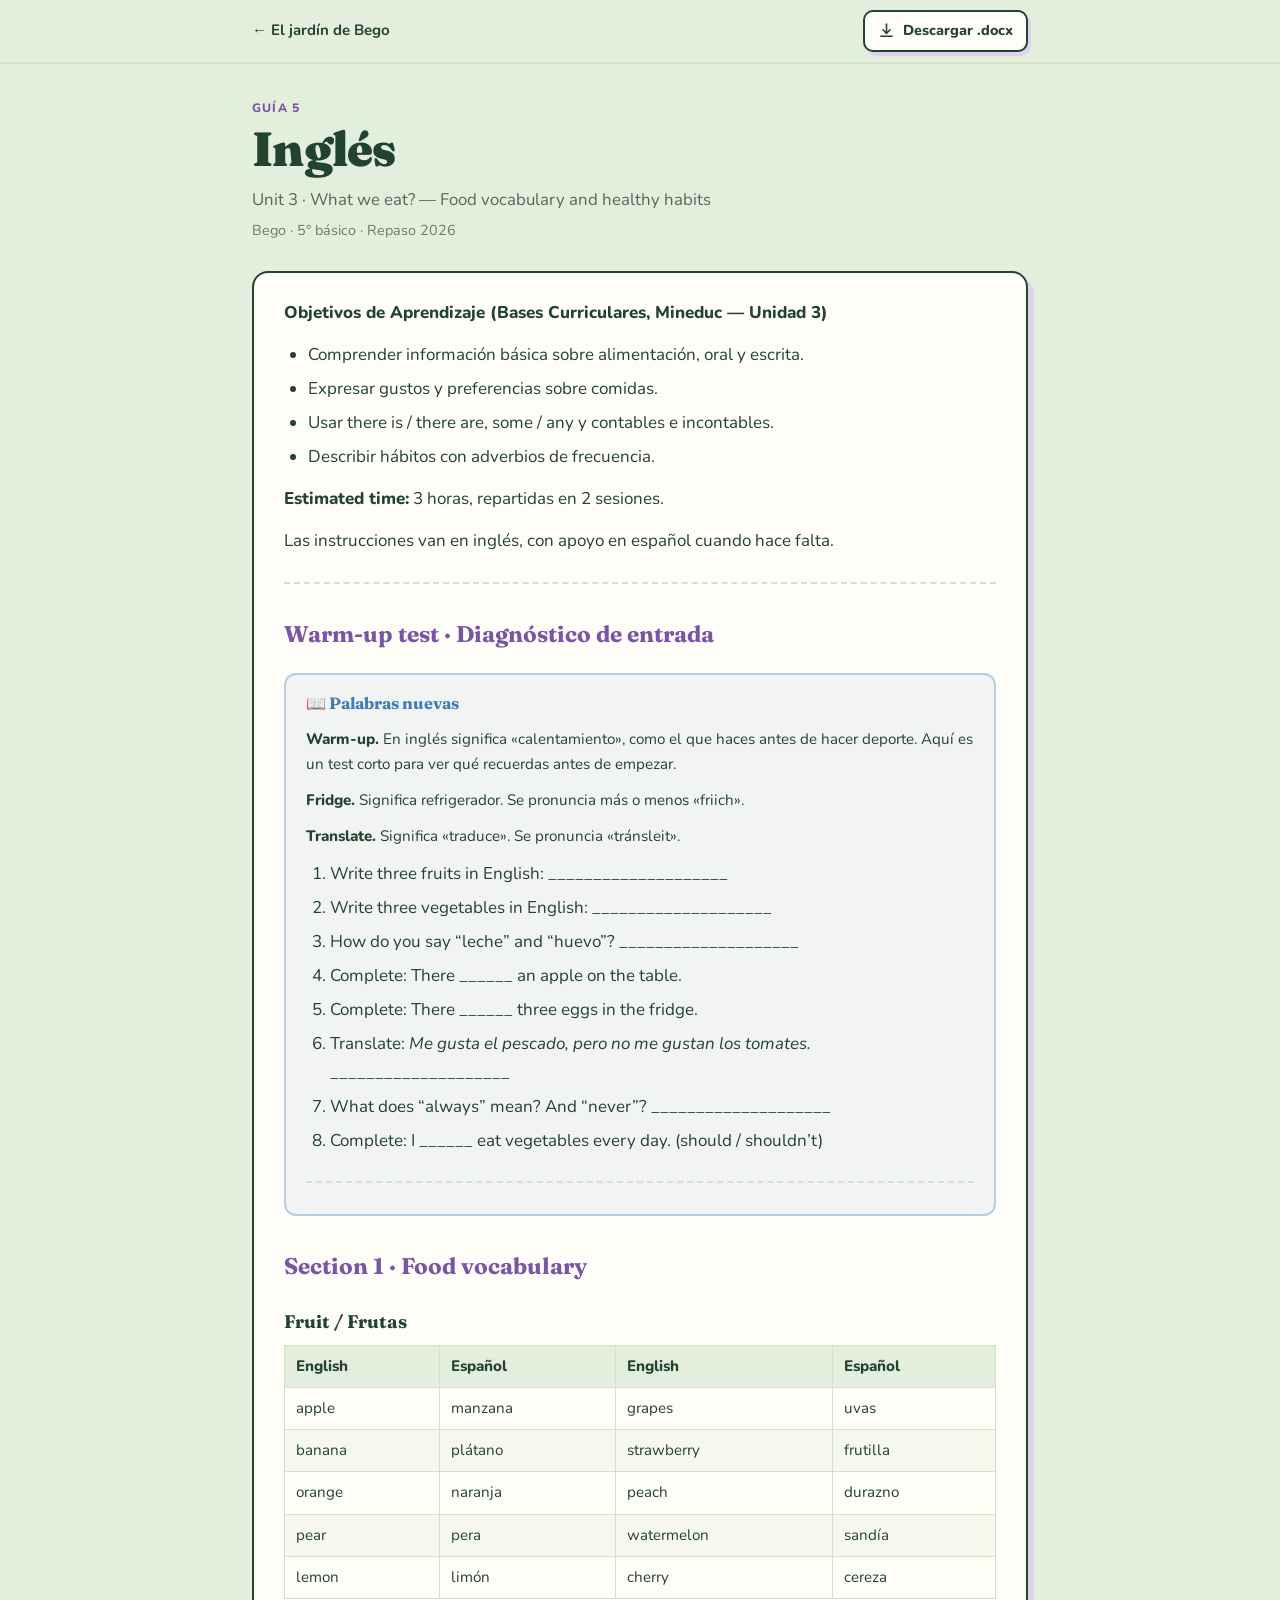
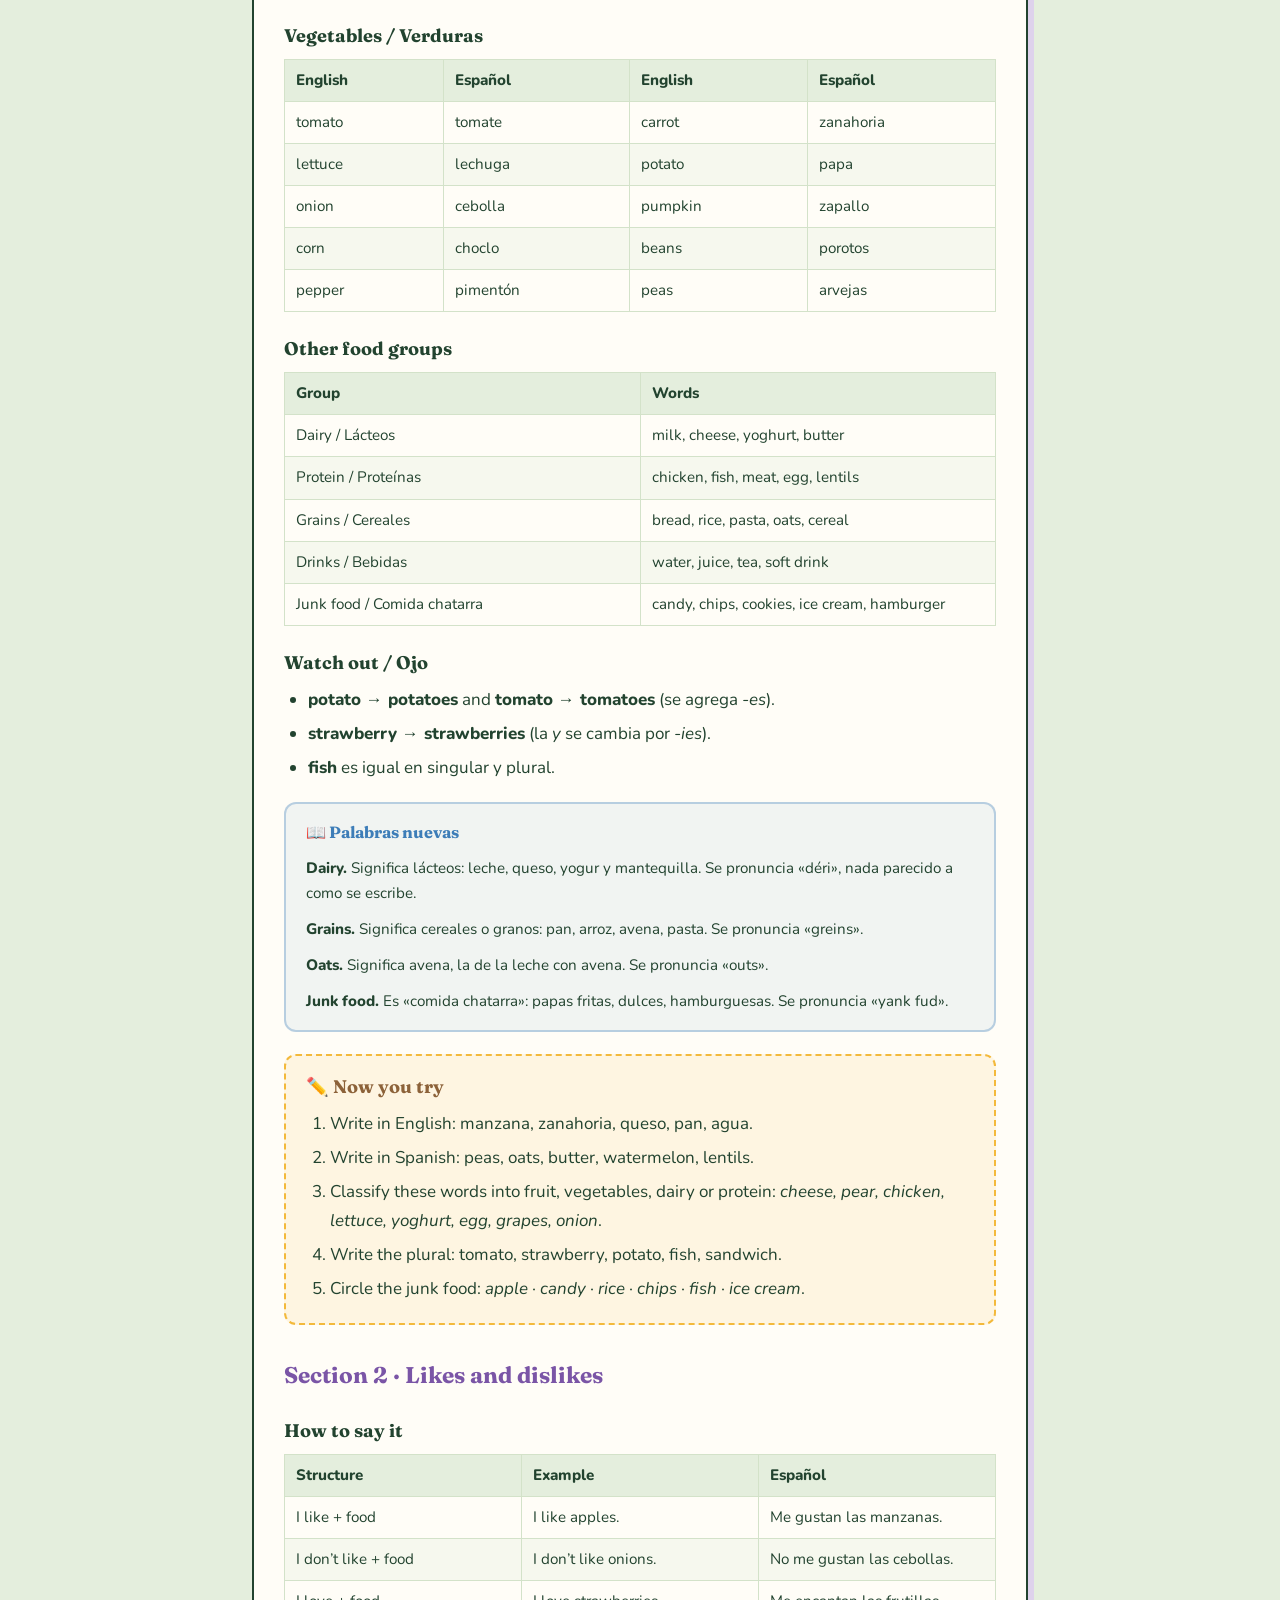
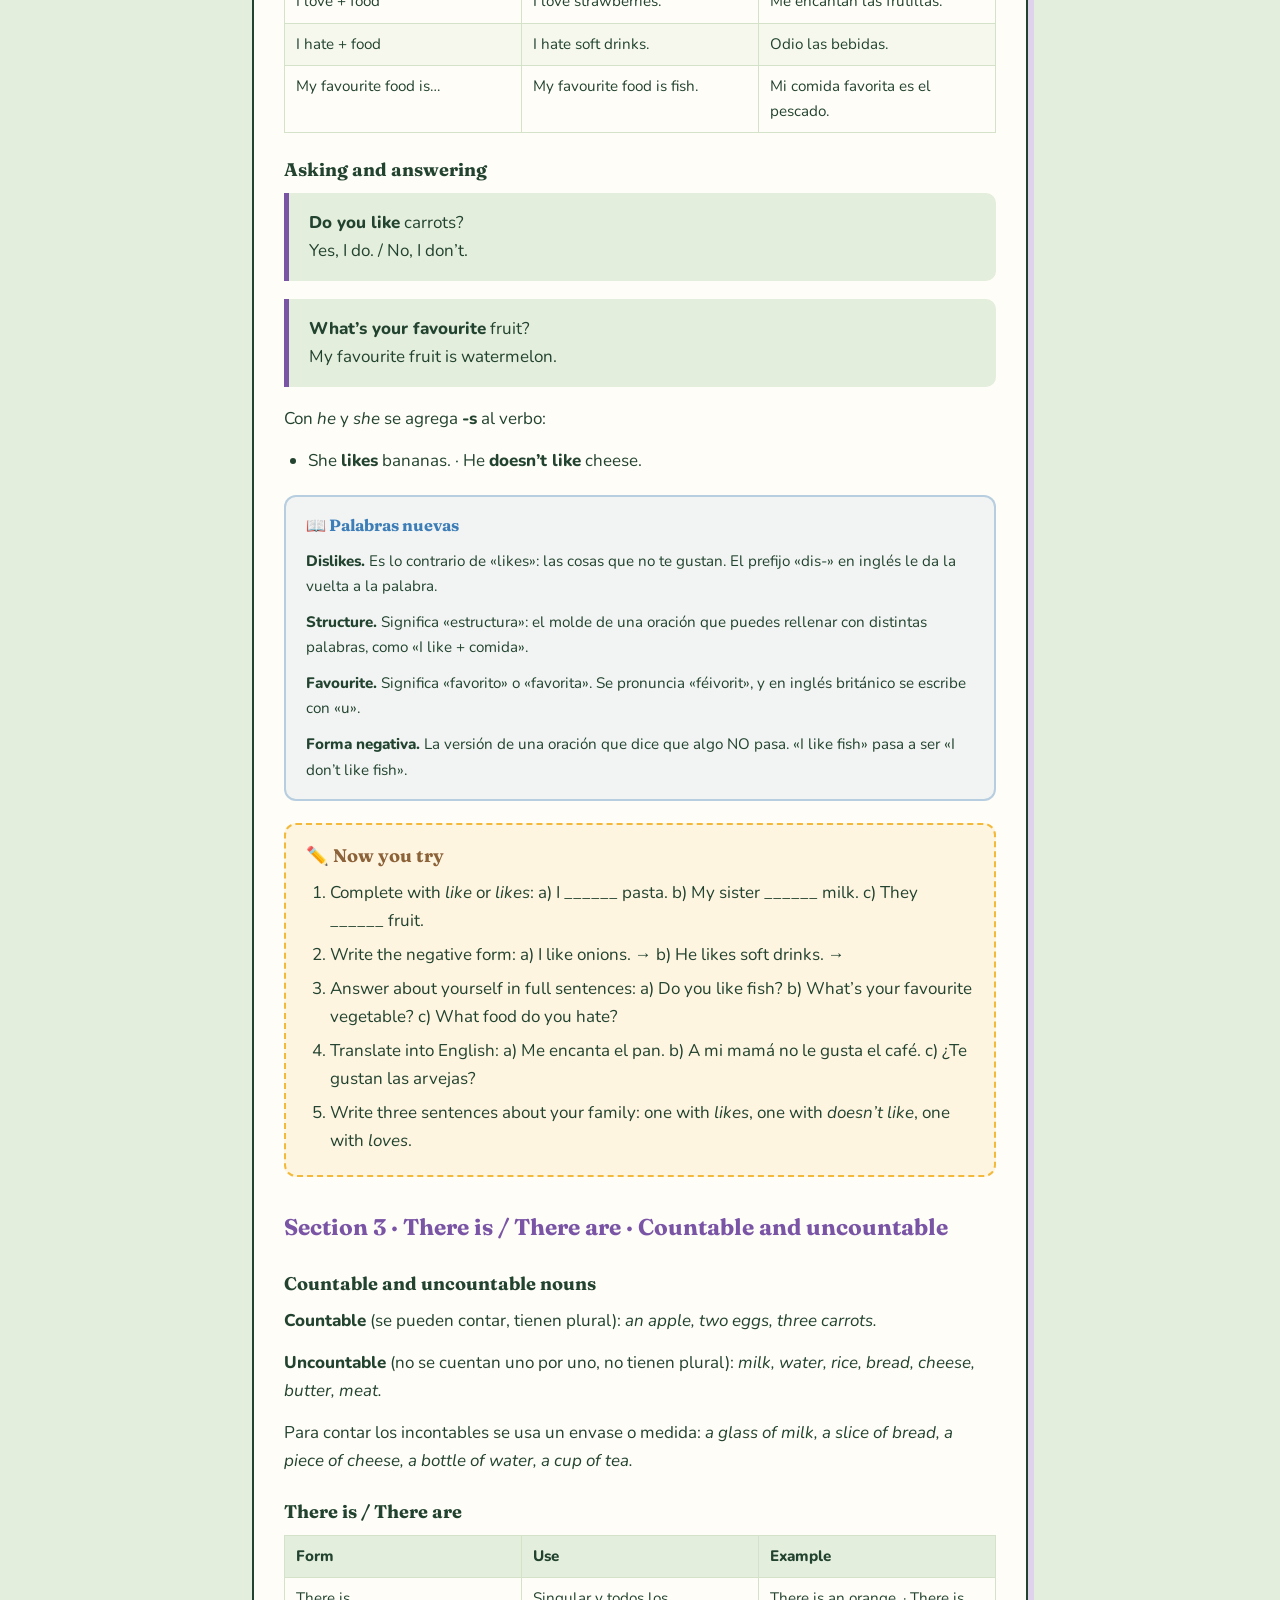
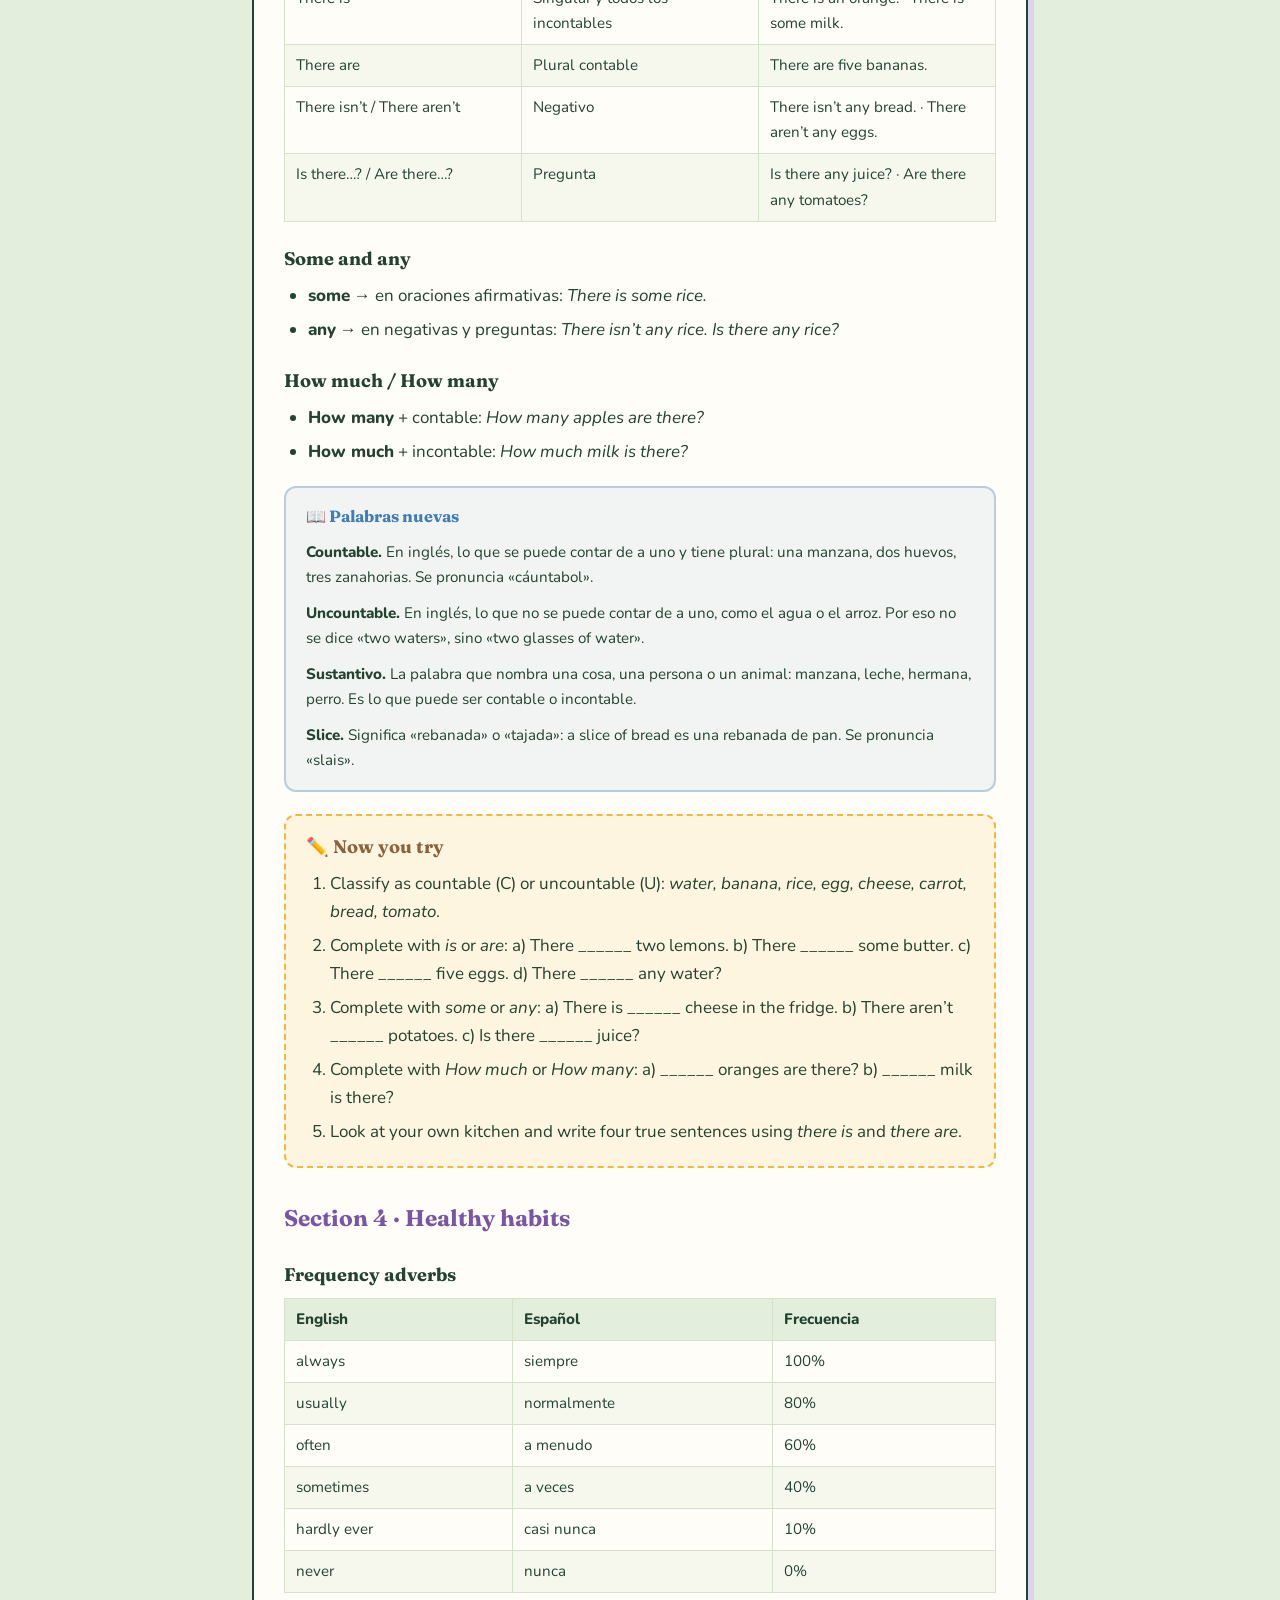
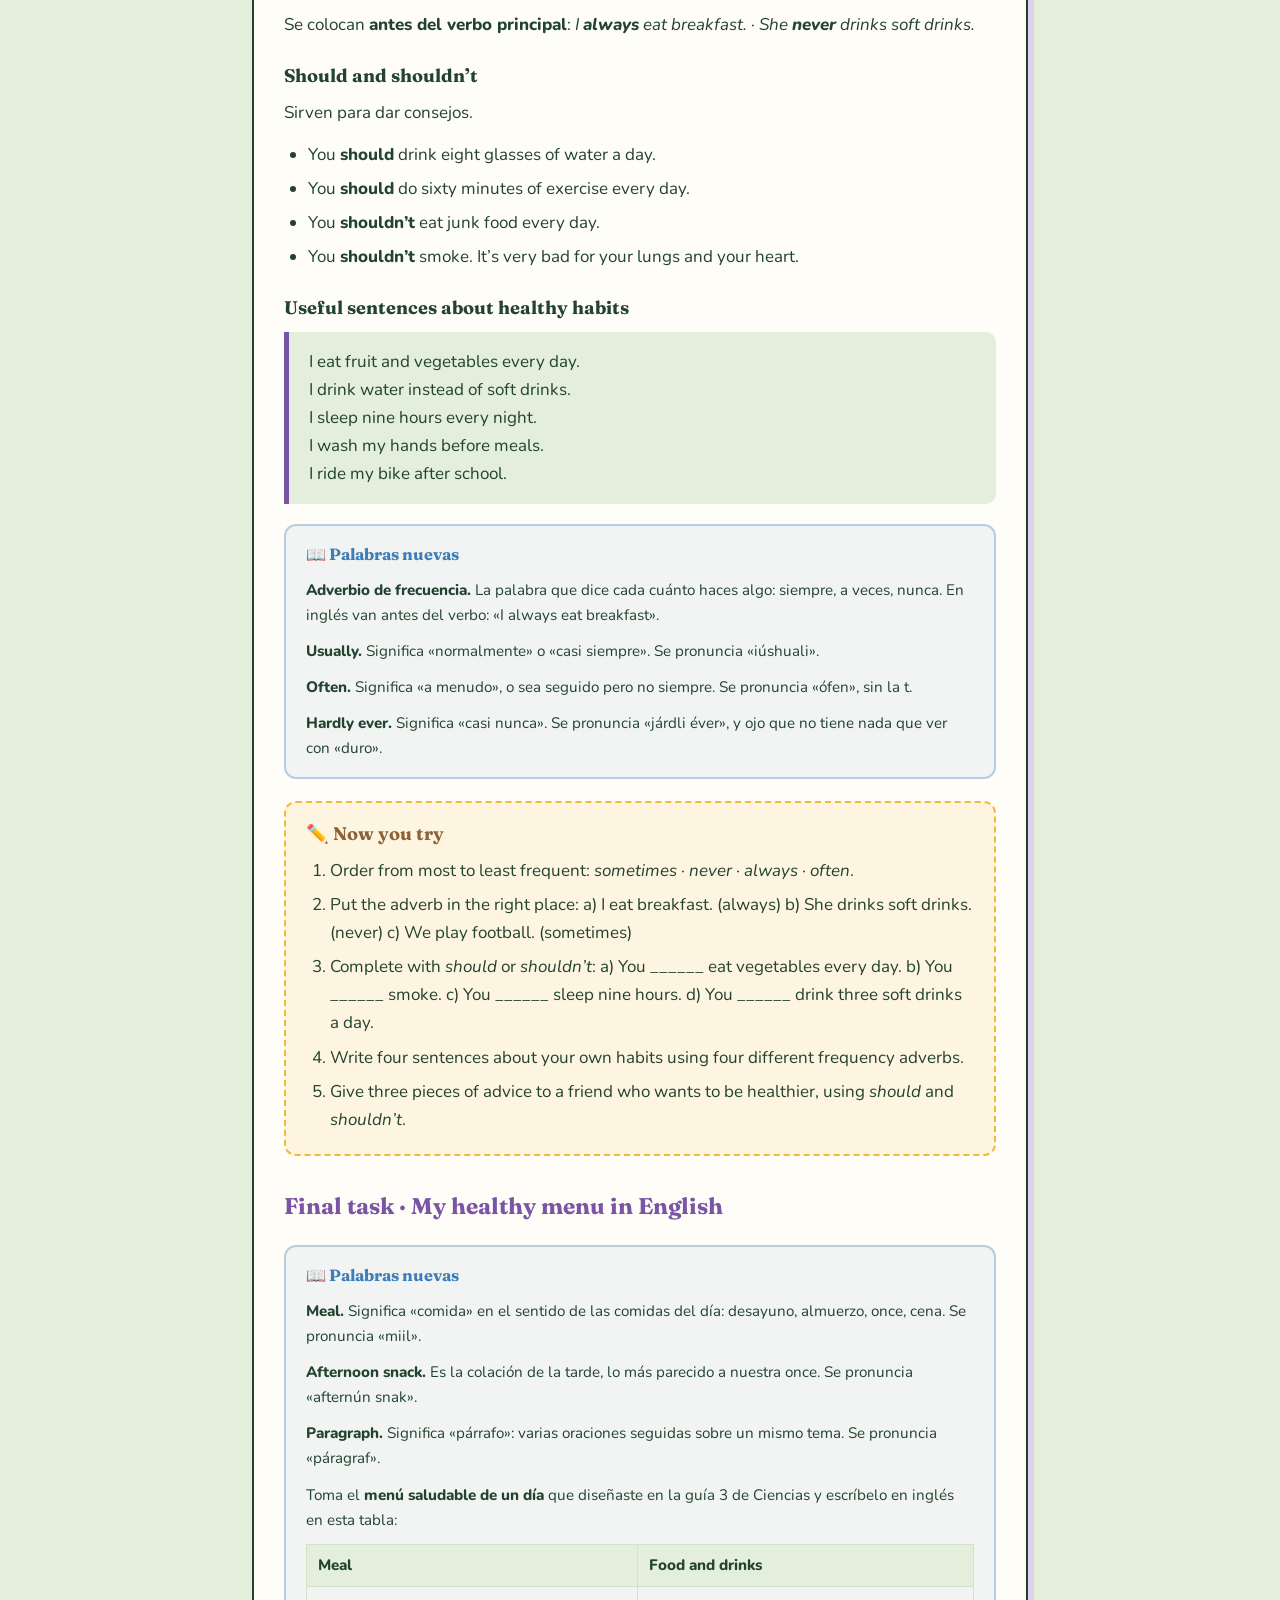
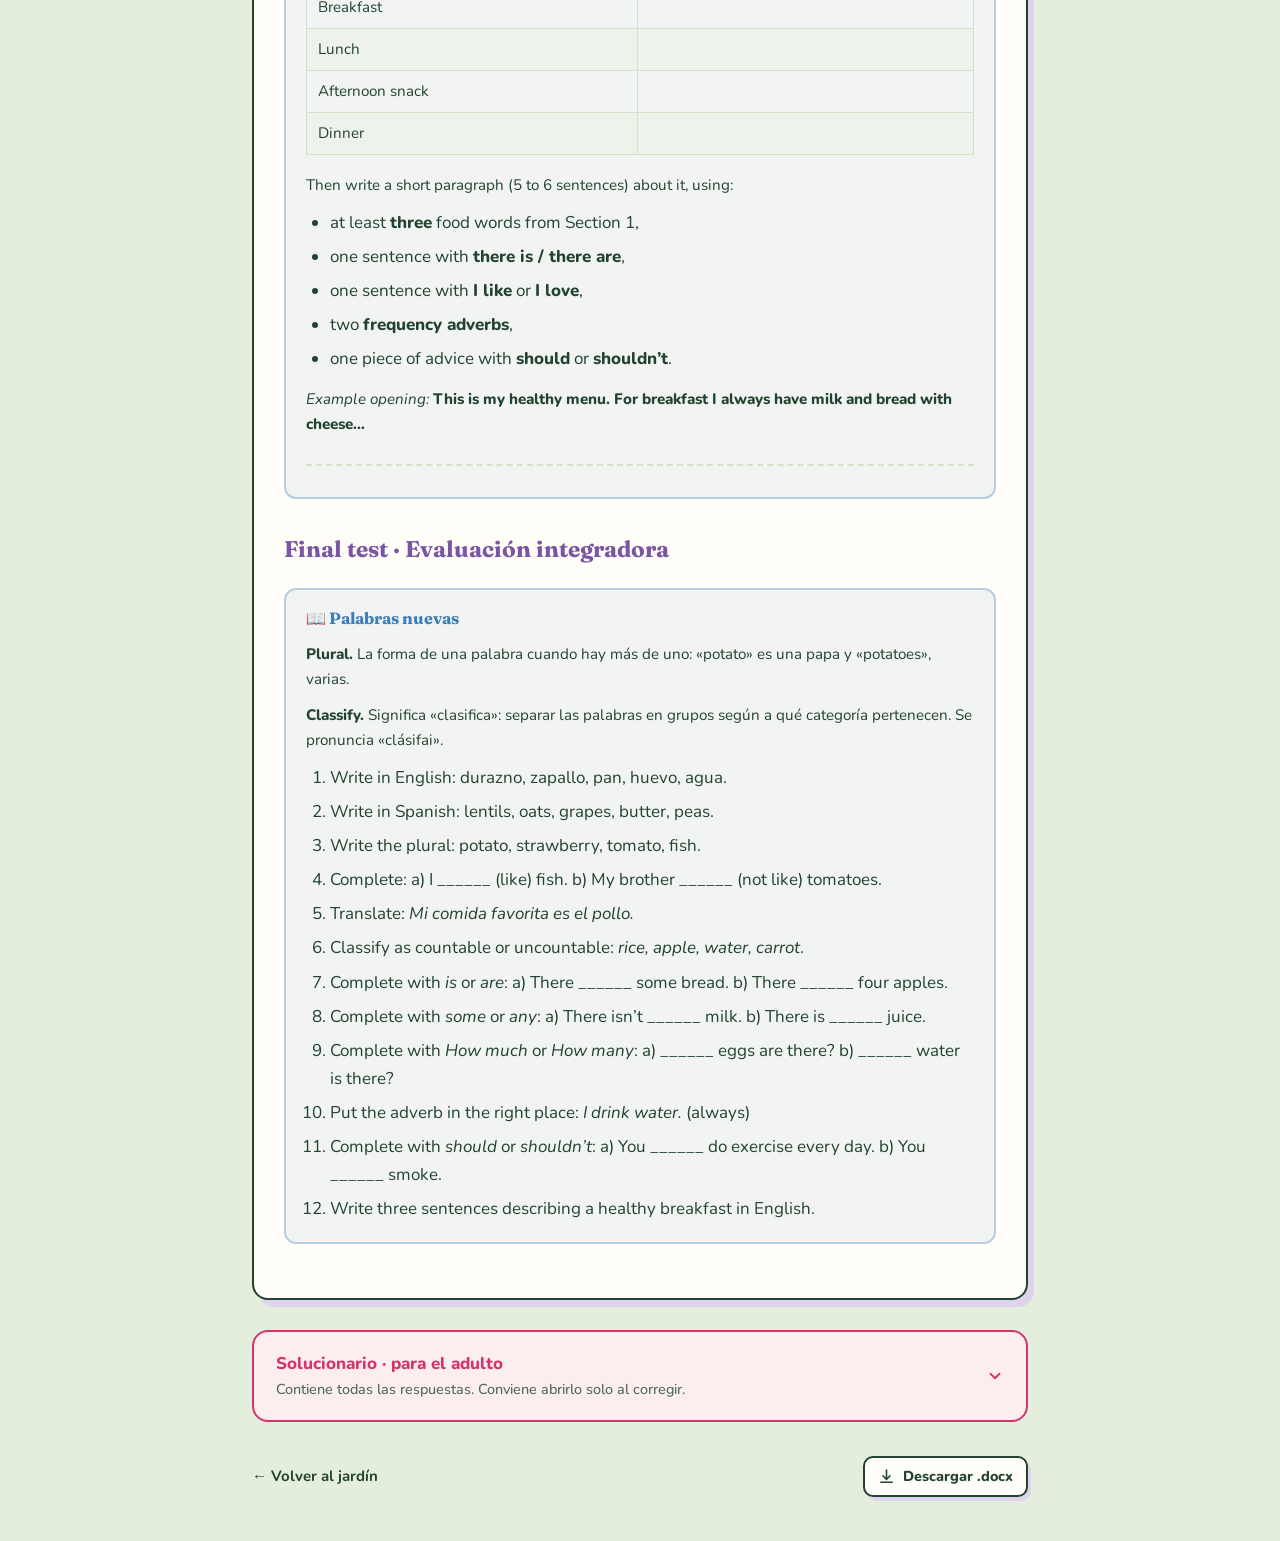
<file: 05-Ingles.html>
<!DOCTYPE html>
<html lang="en">
<head>
<meta charset="utf-8">
<meta name="viewport" content="width=device-width, initial-scale=1">
<meta name="robots" content="noindex, nofollow">
<title>Inglés · El jardín de Bego</title>
<link rel="icon" href="data:image/svg+xml,%3Csvg xmlns=%22http://www.w3.org/2000/svg%22 viewBox=%220 0 100 100%22%3E%3Ctext y=%22.9em%22 font-size=%2290%22%3E🌷%3C/text%3E%3C/svg%3E">
<link rel="preconnect" href="https://fonts.googleapis.com">
<link rel="preconnect" href="https://fonts.gstatic.com" crossorigin>
<link href="https://fonts.googleapis.com/css2?family=Fraunces:opsz,wght@9..144,500;9..144,700;9..144,900&family=Nunito:wght@400;600;800&display=swap" rel="stylesheet">
<link rel="stylesheet" href="./guia.css">
</head>
<body class="g-ingl">

<header class="barra">
  <div class="envoltura">
    <a class="volver" href="./index.html">&larr; El jardín de Bego</a>
    <a class="descargar" href="./05-Ingles.docx" download="El jardin de Bego - 05-Ingles.docx"><svg viewBox="0 0 24 24" fill="none" stroke="currentColor" stroke-width="2.2" stroke-linecap="round" stroke-linejoin="round" aria-hidden="true"><path d="M12 3v12"/><path d="m7 11 5 5 5-5"/><path d="M4 20h16"/></svg> Descargar .docx</a>
  </div>
</header>

<main class="envoltura">
  <div class="encabezado">
    <div class="num">Guía 5</div>
    <h1>Inglés</h1>
    <p class="lema">Unit 3 · What we eat? — Food vocabulary and healthy habits</p>
    <p class="credito">Bego · 5° básico · Repaso 2026</p>
  </div>

  <article class="contenido">
<p><strong>Objetivos de Aprendizaje (Bases Curriculares, Mineduc —
Unidad 3)</strong></p>
<ul>
<li>Comprender información básica sobre alimentación, oral y
escrita.</li>
<li>Expresar gustos y preferencias sobre comidas.</li>
<li>Usar there is / there are, some / any y contables e
incontables.</li>
<li>Describir hábitos con adverbios de frecuencia.</li>
</ul>
<p><strong>Estimated time:</strong> 3 horas, repartidas en 2
sesiones.</p>
<p>Las instrucciones van en inglés, con apoyo en español cuando hace
falta.</p>
<hr />
<h2 id="warm-up-test-diagnóstico-de-entrada">Warm-up test · Diagnóstico
de entrada</h2>
<section class="palabras"><h4 id="palabras-nuevas">📖 Palabras nuevas</h4>
<p><strong>Warm-up.</strong> En inglés significa «calentamiento», como
el que haces antes de hacer deporte. Aquí es un test corto para ver qué
recuerdas antes de empezar.</p>
<p><strong>Fridge.</strong> Significa refrigerador. Se pronuncia más o
menos «friich».</p>
<p><strong>Translate.</strong> Significa «traduce». Se pronuncia
«tránsleit».</p>
<ol type="1">
<li>Write three fruits in English: ____________________</li>
<li>Write three vegetables in English: ____________________</li>
<li>How do you say “leche” and “huevo”? ____________________</li>
<li>Complete: There ______ an apple on the table.</li>
<li>Complete: There ______ three eggs in the fridge.</li>
<li>Translate: <em>Me gusta el pescado, pero no me gustan los
tomates.</em> ____________________</li>
<li>What does “always” mean? And “never”? ____________________</li>
<li>Complete: I ______ eat vegetables every day. (should /
shouldn’t)</li>
</ol>
<hr /></section>
<h2 id="section-1-food-vocabulary">Section 1 · Food vocabulary</h2>
<h3 id="fruit-frutas">Fruit / Frutas</h3>
<div class="tabla-envoltura"><table>
<thead>
<tr class="header">
<th>English</th>
<th>Español</th>
<th>English</th>
<th>Español</th>
</tr>
</thead>
<tbody>
<tr class="odd">
<td>apple</td>
<td>manzana</td>
<td>grapes</td>
<td>uvas</td>
</tr>
<tr class="even">
<td>banana</td>
<td>plátano</td>
<td>strawberry</td>
<td>frutilla</td>
</tr>
<tr class="odd">
<td>orange</td>
<td>naranja</td>
<td>peach</td>
<td>durazno</td>
</tr>
<tr class="even">
<td>pear</td>
<td>pera</td>
<td>watermelon</td>
<td>sandía</td>
</tr>
<tr class="odd">
<td>lemon</td>
<td>limón</td>
<td>cherry</td>
<td>cereza</td>
</tr>
</tbody>
</table></div>
<h3 id="vegetables-verduras">Vegetables / Verduras</h3>
<div class="tabla-envoltura"><table>
<thead>
<tr class="header">
<th>English</th>
<th>Español</th>
<th>English</th>
<th>Español</th>
</tr>
</thead>
<tbody>
<tr class="odd">
<td>tomato</td>
<td>tomate</td>
<td>carrot</td>
<td>zanahoria</td>
</tr>
<tr class="even">
<td>lettuce</td>
<td>lechuga</td>
<td>potato</td>
<td>papa</td>
</tr>
<tr class="odd">
<td>onion</td>
<td>cebolla</td>
<td>pumpkin</td>
<td>zapallo</td>
</tr>
<tr class="even">
<td>corn</td>
<td>choclo</td>
<td>beans</td>
<td>porotos</td>
</tr>
<tr class="odd">
<td>pepper</td>
<td>pimentón</td>
<td>peas</td>
<td>arvejas</td>
</tr>
</tbody>
</table></div>
<h3 id="other-food-groups">Other food groups</h3>
<div class="tabla-envoltura"><table>
<colgroup>
<col style="width: 50%" />
<col style="width: 50%" />
</colgroup>
<thead>
<tr class="header">
<th>Group</th>
<th>Words</th>
</tr>
</thead>
<tbody>
<tr class="odd">
<td>Dairy / Lácteos</td>
<td>milk, cheese, yoghurt, butter</td>
</tr>
<tr class="even">
<td>Protein / Proteínas</td>
<td>chicken, fish, meat, egg, lentils</td>
</tr>
<tr class="odd">
<td>Grains / Cereales</td>
<td>bread, rice, pasta, oats, cereal</td>
</tr>
<tr class="even">
<td>Drinks / Bebidas</td>
<td>water, juice, tea, soft drink</td>
</tr>
<tr class="odd">
<td>Junk food / Comida chatarra</td>
<td>candy, chips, cookies, ice cream, hamburger</td>
</tr>
</tbody>
</table></div>
<h3 id="watch-out-ojo">Watch out / Ojo</h3>
<ul>
<li><strong>potato → potatoes</strong> and <strong>tomato →
tomatoes</strong> (se agrega <em>-es</em>).</li>
<li><strong>strawberry → strawberries</strong> (la <em>y</em> se cambia
por <em>-ies</em>).</li>
<li><strong>fish</strong> es igual en singular y plural.</li>
</ul>
<section class="palabras"><h4 id="palabras-nuevas-1">📖 Palabras nuevas</h4>
<p><strong>Dairy.</strong> Significa lácteos: leche, queso, yogur y
mantequilla. Se pronuncia «déri», nada parecido a como se escribe.</p>
<p><strong>Grains.</strong> Significa cereales o granos: pan, arroz,
avena, pasta. Se pronuncia «greins».</p>
<p><strong>Oats.</strong> Significa avena, la de la leche con avena. Se
pronuncia «outs».</p>
<p><strong>Junk food.</strong> Es «comida chatarra»: papas fritas,
dulces, hamburguesas. Se pronuncia «yank fud».</p></section>
<section class="ahora"><h3 id="now-you-try">✏️ Now you try</h3>
<ol type="1">
<li>Write in English: manzana, zanahoria, queso, pan, agua.</li>
<li>Write in Spanish: peas, oats, butter, watermelon, lentils.</li>
<li>Classify these words into fruit, vegetables, dairy or protein:
<em>cheese, pear, chicken, lettuce, yoghurt, egg, grapes,
onion</em>.</li>
<li>Write the plural: tomato, strawberry, potato, fish, sandwich.</li>
<li>Circle the junk food: <em>apple · candy · rice · chips · fish · ice
cream</em>.</li>
</ol></section>
<h2 id="section-2-likes-and-dislikes">Section 2 · Likes and
dislikes</h2>
<h3 id="how-to-say-it">How to say it</h3>
<div class="tabla-envoltura"><table>
<colgroup>
<col style="width: 33%" />
<col style="width: 33%" />
<col style="width: 33%" />
</colgroup>
<thead>
<tr class="header">
<th>Structure</th>
<th>Example</th>
<th>Español</th>
</tr>
</thead>
<tbody>
<tr class="odd">
<td>I like + food</td>
<td>I like apples.</td>
<td>Me gustan las manzanas.</td>
</tr>
<tr class="even">
<td>I don’t like + food</td>
<td>I don’t like onions.</td>
<td>No me gustan las cebollas.</td>
</tr>
<tr class="odd">
<td>I love + food</td>
<td>I love strawberries.</td>
<td>Me encantan las frutillas.</td>
</tr>
<tr class="even">
<td>I hate + food</td>
<td>I hate soft drinks.</td>
<td>Odio las bebidas.</td>
</tr>
<tr class="odd">
<td>My favourite food is…</td>
<td>My favourite food is fish.</td>
<td>Mi comida favorita es el pescado.</td>
</tr>
</tbody>
</table></div>
<h3 id="asking-and-answering">Asking and answering</h3>
<blockquote>
<p><strong>Do you like</strong> carrots?<br />
Yes, I do. / No, I don’t.</p>
</blockquote>
<blockquote>
<p><strong>What’s your favourite</strong> fruit?<br />
My favourite fruit is watermelon.</p>
</blockquote>
<p>Con <em>he</em> y <em>she</em> se agrega <strong>-s</strong> al
verbo:</p>
<ul>
<li>She <strong>likes</strong> bananas. · He <strong>doesn’t
like</strong> cheese.</li>
</ul>
<section class="palabras"><h4 id="palabras-nuevas-2">📖 Palabras nuevas</h4>
<p><strong>Dislikes.</strong> Es lo contrario de «likes»: las cosas que
no te gustan. El prefijo «dis-» en inglés le da la vuelta a la
palabra.</p>
<p><strong>Structure.</strong> Significa «estructura»: el molde de una
oración que puedes rellenar con distintas palabras, como «I like +
comida».</p>
<p><strong>Favourite.</strong> Significa «favorito» o «favorita». Se
pronuncia «féivorit», y en inglés británico se escribe con «u».</p>
<p><strong>Forma negativa.</strong> La versión de una oración que dice
que algo NO pasa. «I like fish» pasa a ser «I don’t like fish».</p></section>
<section class="ahora"><h3 id="now-you-try-1">✏️ Now you try</h3>
<ol type="1">
<li>Complete with <em>like</em> or <em>likes</em>: a) I ______ pasta. b)
My sister ______ milk. c) They ______ fruit.</li>
<li>Write the negative form: a) I like onions. → b) He likes soft
drinks. →</li>
<li>Answer about yourself in full sentences: a) Do you like fish? b)
What’s your favourite vegetable? c) What food do you hate?</li>
<li>Translate into English: a) Me encanta el pan. b) A mi mamá no le
gusta el café. c) ¿Te gustan las arvejas?</li>
<li>Write three sentences about your family: one with <em>likes</em>,
one with <em>doesn’t like</em>, one with <em>loves</em>.</li>
</ol></section>
<h2 id="section-3-there-is-there-are-countable-and-uncountable">Section
3 · There is / There are · Countable and uncountable</h2>
<h3 id="countable-and-uncountable-nouns">Countable and uncountable
nouns</h3>
<p><strong>Countable</strong> (se pueden contar, tienen plural): <em>an
apple, two eggs, three carrots.</em></p>
<p><strong>Uncountable</strong> (no se cuentan uno por uno, no tienen
plural): <em>milk, water, rice, bread, cheese, butter, meat.</em></p>
<p>Para contar los incontables se usa un envase o medida: <em>a glass of
milk, a slice of bread, a piece of cheese, a bottle of water, a cup of
tea.</em></p>
<h3 id="there-is-there-are">There is / There are</h3>
<div class="tabla-envoltura"><table>
<colgroup>
<col style="width: 33%" />
<col style="width: 33%" />
<col style="width: 33%" />
</colgroup>
<thead>
<tr class="header">
<th>Form</th>
<th>Use</th>
<th>Example</th>
</tr>
</thead>
<tbody>
<tr class="odd">
<td>There is</td>
<td>Singular y todos los incontables</td>
<td>There is an orange. · There is some milk.</td>
</tr>
<tr class="even">
<td>There are</td>
<td>Plural contable</td>
<td>There are five bananas.</td>
</tr>
<tr class="odd">
<td>There isn’t / There aren’t</td>
<td>Negativo</td>
<td>There isn’t any bread. · There aren’t any eggs.</td>
</tr>
<tr class="even">
<td>Is there…? / Are there…?</td>
<td>Pregunta</td>
<td>Is there any juice? · Are there any tomatoes?</td>
</tr>
</tbody>
</table></div>
<h3 id="some-and-any">Some and any</h3>
<ul>
<li><strong>some</strong> → en oraciones afirmativas: <em>There is some
rice.</em></li>
<li><strong>any</strong> → en negativas y preguntas: <em>There isn’t any
rice. Is there any rice?</em></li>
</ul>
<h3 id="how-much-how-many">How much / How many</h3>
<ul>
<li><strong>How many</strong> + contable: <em>How many apples are
there?</em></li>
<li><strong>How much</strong> + incontable: <em>How much milk is
there?</em></li>
</ul>
<section class="palabras"><h4 id="palabras-nuevas-3">📖 Palabras nuevas</h4>
<p><strong>Countable.</strong> En inglés, lo que se puede contar de a
uno y tiene plural: una manzana, dos huevos, tres zanahorias. Se
pronuncia «cáuntabol».</p>
<p><strong>Uncountable.</strong> En inglés, lo que no se puede contar de
a uno, como el agua o el arroz. Por eso no se dice «two waters», sino
«two glasses of water».</p>
<p><strong>Sustantivo.</strong> La palabra que nombra una cosa, una
persona o un animal: manzana, leche, hermana, perro. Es lo que puede ser
contable o incontable.</p>
<p><strong>Slice.</strong> Significa «rebanada» o «tajada»: a slice of
bread es una rebanada de pan. Se pronuncia «slais».</p></section>
<section class="ahora"><h3 id="now-you-try-2">✏️ Now you try</h3>
<ol type="1">
<li>Classify as countable (C) or uncountable (U): <em>water, banana,
rice, egg, cheese, carrot, bread, tomato</em>.</li>
<li>Complete with <em>is</em> or <em>are</em>: a) There ______ two
lemons. b) There ______ some butter. c) There ______ five eggs. d) There
______ any water?</li>
<li>Complete with <em>some</em> or <em>any</em>: a) There is ______
cheese in the fridge. b) There aren’t ______ potatoes. c) Is there
______ juice?</li>
<li>Complete with <em>How much</em> or <em>How many</em>: a) ______
oranges are there? b) ______ milk is there?</li>
<li>Look at your own kitchen and write four true sentences using
<em>there is</em> and <em>there are</em>.</li>
</ol></section>
<h2 id="section-4-healthy-habits">Section 4 · Healthy habits</h2>
<h3 id="frequency-adverbs">Frequency adverbs</h3>
<div class="tabla-envoltura"><table>
<thead>
<tr class="header">
<th>English</th>
<th>Español</th>
<th>Frecuencia</th>
</tr>
</thead>
<tbody>
<tr class="odd">
<td>always</td>
<td>siempre</td>
<td>100%</td>
</tr>
<tr class="even">
<td>usually</td>
<td>normalmente</td>
<td>80%</td>
</tr>
<tr class="odd">
<td>often</td>
<td>a menudo</td>
<td>60%</td>
</tr>
<tr class="even">
<td>sometimes</td>
<td>a veces</td>
<td>40%</td>
</tr>
<tr class="odd">
<td>hardly ever</td>
<td>casi nunca</td>
<td>10%</td>
</tr>
<tr class="even">
<td>never</td>
<td>nunca</td>
<td>0%</td>
</tr>
</tbody>
</table></div>
<p>Se colocan <strong>antes del verbo principal</strong>: <em>I
<strong>always</strong> eat breakfast.</em> · <em>She
<strong>never</strong> drinks soft drinks.</em></p>
<h3 id="should-and-shouldnt">Should and shouldn’t</h3>
<p>Sirven para dar consejos.</p>
<ul>
<li>You <strong>should</strong> drink eight glasses of water a day.</li>
<li>You <strong>should</strong> do sixty minutes of exercise every
day.</li>
<li>You <strong>shouldn’t</strong> eat junk food every day.</li>
<li>You <strong>shouldn’t</strong> smoke. It’s very bad for your lungs
and your heart.</li>
</ul>
<h3 id="useful-sentences-about-healthy-habits">Useful sentences about
healthy habits</h3>
<blockquote>
<p>I eat fruit and vegetables every day.<br />
I drink water instead of soft drinks.<br />
I sleep nine hours every night.<br />
I wash my hands before meals.<br />
I ride my bike after school.</p>
</blockquote>
<section class="palabras"><h4 id="palabras-nuevas-4">📖 Palabras nuevas</h4>
<p><strong>Adverbio de frecuencia.</strong> La palabra que dice cada
cuánto haces algo: siempre, a veces, nunca. En inglés van antes del
verbo: «I always eat breakfast».</p>
<p><strong>Usually.</strong> Significa «normalmente» o «casi siempre».
Se pronuncia «iúshuali».</p>
<p><strong>Often.</strong> Significa «a menudo», o sea seguido pero no
siempre. Se pronuncia «ófen», sin la t.</p>
<p><strong>Hardly ever.</strong> Significa «casi nunca». Se pronuncia
«járdli éver», y ojo que no tiene nada que ver con «duro».</p></section>
<section class="ahora"><h3 id="now-you-try-3">✏️ Now you try</h3>
<ol type="1">
<li>Order from most to least frequent: <em>sometimes · never · always ·
often</em>.</li>
<li>Put the adverb in the right place: a) I eat breakfast. (always) b)
She drinks soft drinks. (never) c) We play football. (sometimes)</li>
<li>Complete with <em>should</em> or <em>shouldn’t</em>: a) You ______
eat vegetables every day. b) You ______ smoke. c) You ______ sleep nine
hours. d) You ______ drink three soft drinks a day.</li>
<li>Write four sentences about your own habits using four different
frequency adverbs.</li>
<li>Give three pieces of advice to a friend who wants to be healthier,
using <em>should</em> and <em>shouldn’t</em>.</li>
</ol></section>
<h2 id="final-task-my-healthy-menu-in-english">Final task · My healthy
menu in English</h2>
<section class="palabras"><h4 id="palabras-nuevas-5">📖 Palabras nuevas</h4>
<p><strong>Meal.</strong> Significa «comida» en el sentido de las
comidas del día: desayuno, almuerzo, once, cena. Se pronuncia
«miil».</p>
<p><strong>Afternoon snack.</strong> Es la colación de la tarde, lo más
parecido a nuestra once. Se pronuncia «afternún snak».</p>
<p><strong>Paragraph.</strong> Significa «párrafo»: varias oraciones
seguidas sobre un mismo tema. Se pronuncia «páragraf».</p>
<p>Toma el <strong>menú saludable de un día</strong> que diseñaste en la
guía 3 de Ciencias y escríbelo en inglés en esta tabla:</p>
<div class="tabla-envoltura"><table>
<thead>
<tr class="header">
<th>Meal</th>
<th>Food and drinks</th>
</tr>
</thead>
<tbody>
<tr class="odd">
<td>Breakfast</td>
<td></td>
</tr>
<tr class="even">
<td>Lunch</td>
<td></td>
</tr>
<tr class="odd">
<td>Afternoon snack</td>
<td></td>
</tr>
<tr class="even">
<td>Dinner</td>
<td></td>
</tr>
</tbody>
</table></div>
<p>Then write a short paragraph (5 to 6 sentences) about it, using:</p>
<ul>
<li>at least <strong>three</strong> food words from Section 1,</li>
<li>one sentence with <strong>there is / there are</strong>,</li>
<li>one sentence with <strong>I like</strong> or <strong>I
love</strong>,</li>
<li>two <strong>frequency adverbs</strong>,</li>
<li>one piece of advice with <strong>should</strong> or
<strong>shouldn’t</strong>.</li>
</ul>
<p><em>Example opening:</em> <strong>This is my healthy menu. For
breakfast I always have milk and bread with cheese…</strong></p>
<hr /></section>
<h2 id="final-test-evaluación-integradora">Final test · Evaluación
integradora</h2>
<section class="palabras"><h4 id="palabras-nuevas-6">📖 Palabras nuevas</h4>
<p><strong>Plural.</strong> La forma de una palabra cuando hay más de
uno: «potato» es una papa y «potatoes», varias.</p>
<p><strong>Classify.</strong> Significa «clasifica»: separar las
palabras en grupos según a qué categoría pertenecen. Se pronuncia
«clásifai».</p>
<ol type="1">
<li>Write in English: durazno, zapallo, pan, huevo, agua.</li>
<li>Write in Spanish: lentils, oats, grapes, butter, peas.</li>
<li>Write the plural: potato, strawberry, tomato, fish.</li>
<li>Complete: a) I ______ (like) fish. b) My brother ______ (not like)
tomatoes.</li>
<li>Translate: <em>Mi comida favorita es el pollo.</em></li>
<li>Classify as countable or uncountable: <em>rice, apple, water,
carrot</em>.</li>
<li>Complete with <em>is</em> or <em>are</em>: a) There ______ some
bread. b) There ______ four apples.</li>
<li>Complete with <em>some</em> or <em>any</em>: a) There isn’t ______
milk. b) There is ______ juice.</li>
<li>Complete with <em>How much</em> or <em>How many</em>: a) ______ eggs
are there? b) ______ water is there?</li>
<li>Put the adverb in the right place: <em>I drink water.</em>
(always)</li>
<li>Complete with <em>should</em> or <em>shouldn’t</em>: a) You ______
do exercise every day. b) You ______ smoke.</li>
<li>Write three sentences describing a healthy breakfast in
English.</li>
</ol></section>

  </article>

  <details class="solucionario">
    <summary>
      <span>Solucionario · para el adulto
        <span class="aviso">Contiene todas las respuestas. Conviene abrirlo solo al corregir.</span>
      </span>
      <svg class="flecha" width="18" height="18" viewBox="0 0 24 24" fill="none" stroke="currentColor" stroke-width="2.4" stroke-linecap="round" stroke-linejoin="round" aria-hidden="true"><path d="m6 9 6 6 6-6"/></svg>
    </summary>
    <div class="cuerpo">
<h1 id="answer-key-guía-5-inglés">Answer key · Guía 5 Inglés</h1>
<p><strong>Uso del adulto.</strong> Esta sección no debe entregarse
junto con la guía de trabajo.</p>
<h2 id="warm-up-test">Warm-up test</h2>
<ol type="1">
<li>Por ejemplo: apple, banana, orange.</li>
<li>Por ejemplo: tomato, carrot, lettuce.</li>
<li>milk / egg.</li>
<li>is</li>
<li>are</li>
<li>I like fish, but I don’t like tomatoes.</li>
<li>always = siempre · never = nunca.</li>
<li>should</li>
</ol>
<h2 id="section-1-now-you-try">Section 1 · Now you try</h2>
<ol type="1">
<li>apple, carrot, cheese, bread, water.</li>
<li>arvejas, avena, mantequilla, sandía, lentejas.</li>
<li>Fruit: pear, grapes. Vegetables: lettuce, onion. Dairy: cheese,
yoghurt. Protein: chicken, egg.</li>
<li>tomatoes, strawberries, potatoes, fish, sandwiches.</li>
<li>candy, chips, ice cream.</li>
</ol>
<h2 id="section-2-now-you-try">Section 2 · Now you try</h2>
<ol type="1">
<li><ol type="a">
<li>like · b) likes · c) like</li>
</ol></li>
<li><ol type="a">
<li>I don’t like onions. · b) He doesn’t like soft drinks.</li>
</ol></li>
<li>Respuesta personal en oraciones completas. Ejemplos: Yes, I do. /
No, I don’t. · My favourite vegetable is corn. · I hate onions.</li>
<li><ol type="a">
<li>I love bread. · b) My mum doesn’t like coffee. · c) Do you like
peas?</li>
</ol></li>
<li>Respuesta personal. Se evalúa el uso correcto de <em>likes</em>,
<em>doesn’t like</em> y <em>loves</em>.</li>
</ol>
<h2 id="section-3-now-you-try">Section 3 · Now you try</h2>
<ol type="1">
<li>U: water, rice, cheese, bread. C: banana, egg, carrot, tomato.</li>
<li><ol type="a">
<li>are · b) is · c) are · d) Is</li>
</ol></li>
<li><ol type="a">
<li>some · b) any · c) any</li>
</ol></li>
<li><ol type="a">
<li>How many · b) How much</li>
</ol></li>
<li>Respuesta personal. Se evalúa la concordancia entre <em>is/are</em>
y el sustantivo.</li>
</ol>
<h2 id="section-4-now-you-try">Section 4 · Now you try</h2>
<ol type="1">
<li>always · often · sometimes · never</li>
<li><ol type="a">
<li>I always eat breakfast. · b) She never drinks soft drinks. · c) We
sometimes play football.</li>
</ol></li>
<li><ol type="a">
<li>should · b) shouldn’t · c) should · d) shouldn’t</li>
</ol></li>
<li>Respuesta personal. Se evalúa que el adverbio vaya antes del verbo
principal.</li>
<li>Respuesta personal. Ejemplos: You should drink more water. You
shouldn’t eat junk food every day. You should sleep nine hours.</li>
</ol>
<h2 id="final-task">Final task</h2>
<p>Pauta de evaluación (8 puntos):</p>
<div class="tabla-envoltura"><table>
<thead>
<tr class="header">
<th>Criterio</th>
<th>Puntos</th>
</tr>
</thead>
<tbody>
<tr class="odd">
<td>Tabla completa con las cuatro comidas en inglés</td>
<td>2</td>
</tr>
<tr class="even">
<td>Tres o más palabras de comida bien escritas</td>
<td>2</td>
</tr>
<tr class="odd">
<td>Una oración con there is / there are correcta</td>
<td>1</td>
</tr>
<tr class="even">
<td>Una oración con I like / I love</td>
<td>1</td>
</tr>
<tr class="odd">
<td>Dos adverbios de frecuencia bien ubicados</td>
<td>1</td>
</tr>
<tr class="even">
<td>Un consejo con should o shouldn’t</td>
<td>1</td>
</tr>
</tbody>
</table></div>
<h2 id="final-test">Final test</h2>
<ol type="1">
<li>peach, pumpkin, bread, egg, water.</li>
<li>lentejas, avena, uvas, mantequilla, arvejas.</li>
<li>potatoes, strawberries, tomatoes, fish.</li>
<li><ol type="a">
<li>like · b) doesn’t like</li>
</ol></li>
<li>My favourite food is chicken.</li>
<li>Uncountable: rice, water. Countable: apple, carrot.</li>
<li><ol type="a">
<li>is · b) are</li>
</ol></li>
<li><ol type="a">
<li>any · b) some</li>
</ol></li>
<li><ol type="a">
<li>How many · b) How much</li>
</ol></li>
<li>I always drink water.</li>
<li><ol type="a">
<li>should · b) shouldn’t</li>
</ol></li>
<li>Respuesta abierta. Ejemplo: <em>A healthy breakfast has milk, bread
and fruit. There is an orange on my plate. I always drink
water.</em></li>
</ol>
<h2 id="tabla-de-remediación">Tabla de remediación</h2>
<div class="tabla-envoltura"><table>
<colgroup>
<col style="width: 33%" />
<col style="width: 33%" />
<col style="width: 33%" />
</colgroup>
<thead>
<tr class="header">
<th>Si falló en…</th>
<th>Volver a…</th>
<th>Refuerzo sugerido</th>
</tr>
</thead>
<tbody>
<tr class="odd">
<td>Preguntas 1, 2, 3</td>
<td>Section 1</td>
<td>Hacer tarjetas de vocabulario con dibujo y palabra</td>
</tr>
<tr class="even">
<td>Preguntas 4, 5</td>
<td>Section 2</td>
<td>Escribir cinco oraciones diarias con like / doesn’t like</td>
</tr>
<tr class="odd">
<td>Preguntas 6, 7, 8, 9</td>
<td>Section 3</td>
<td>Describir la despensa de la casa con there is / there are</td>
</tr>
<tr class="even">
<td>Preguntas 10, 11</td>
<td>Section 4</td>
<td>Escribir la rutina del día con adverbios de frecuencia</td>
</tr>
<tr class="odd">
<td>Pregunta 12</td>
<td>Todas</td>
<td>Repetir la Final task con otro menú</td>
</tr>
</tbody>
</table></div>
<p><strong>Puntaje total: 12 puntos.</strong> 10 o más indica dominio
del contenido; entre 7 y 9, repaso focalizado; menos de 7, rehacer las
secciones marcadas.</p>

    </div>
  </details>


  <div class="pie">
    <p><a class="volver" href="./index.html">&larr; Volver al jardín</a></p>
    <a class="descargar" href="./05-Ingles.docx" download="El jardin de Bego - 05-Ingles.docx"><svg viewBox="0 0 24 24" fill="none" stroke="currentColor" stroke-width="2.2" stroke-linecap="round" stroke-linejoin="round" aria-hidden="true"><path d="M12 3v12"/><path d="m7 11 5 5 5-5"/><path d="M4 20h16"/></svg> Descargar .docx</a>
  </div>
</main>

</body>
</html>
</file>
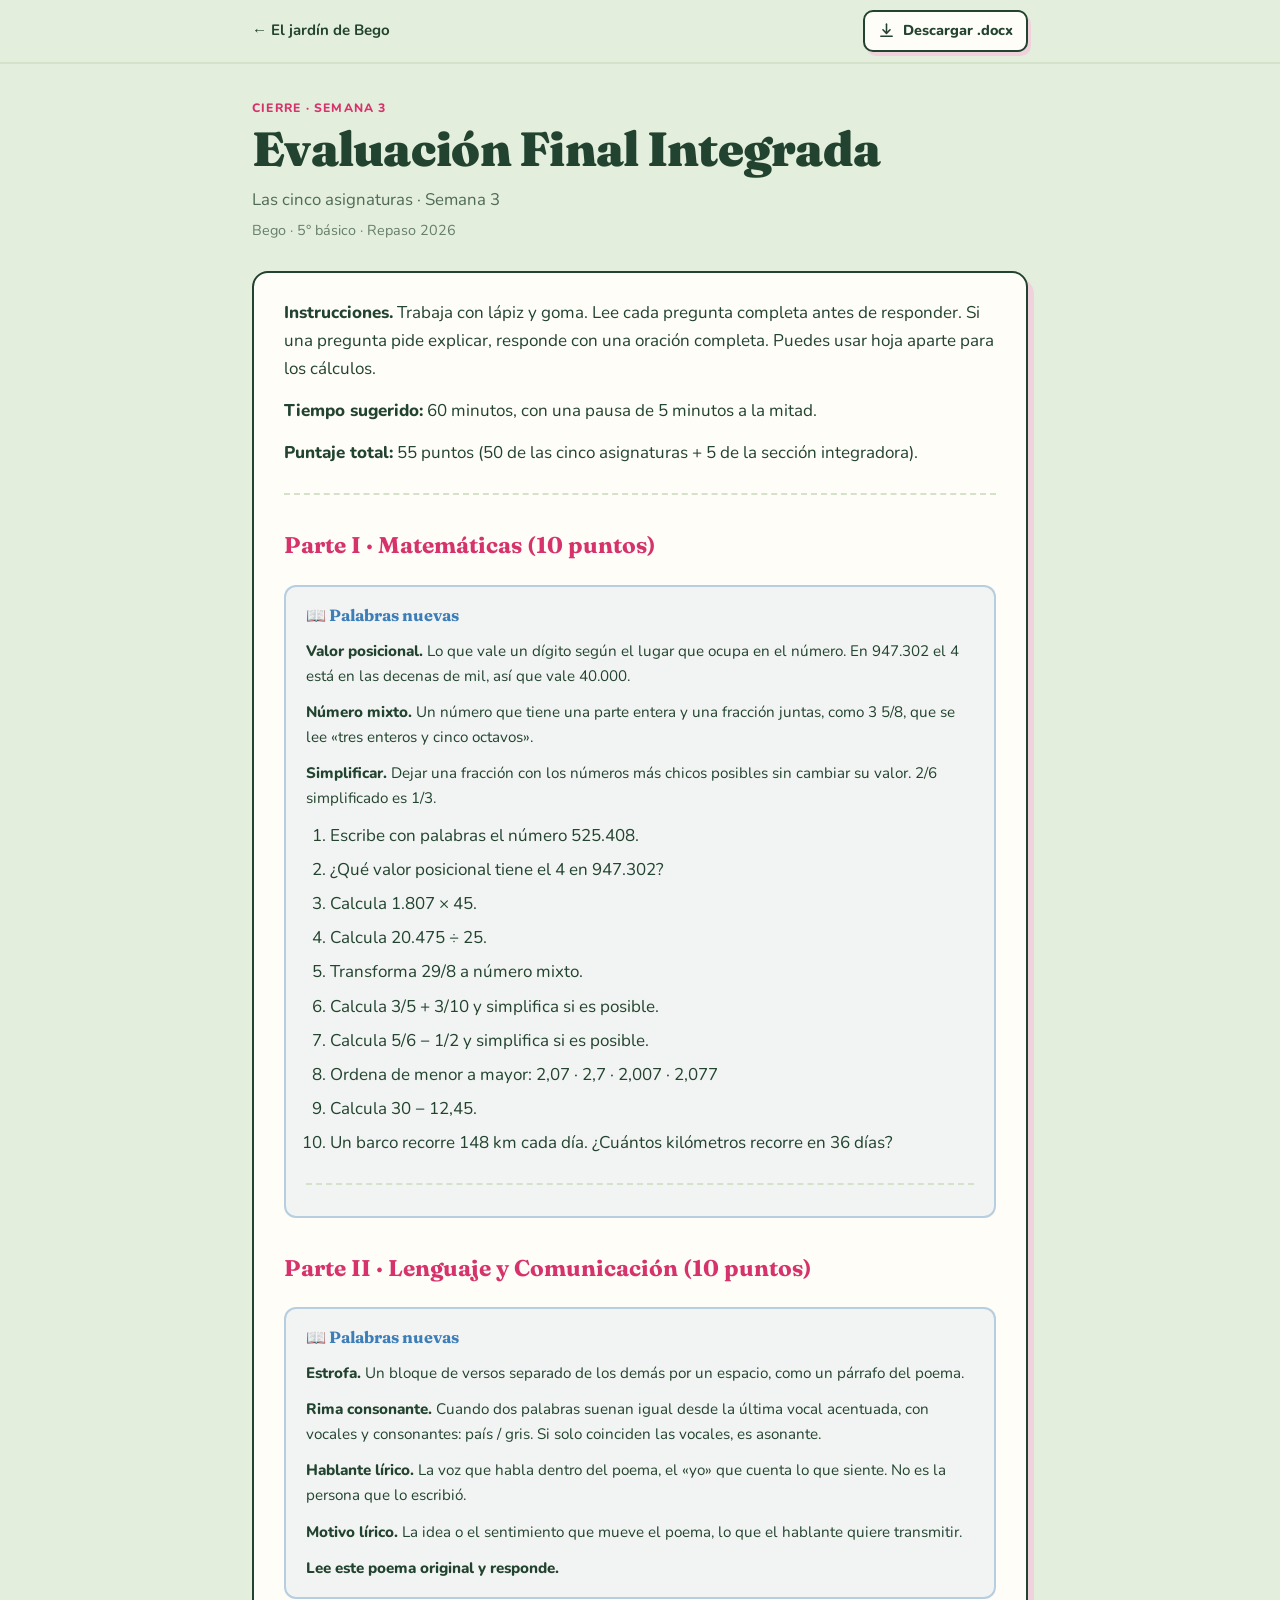
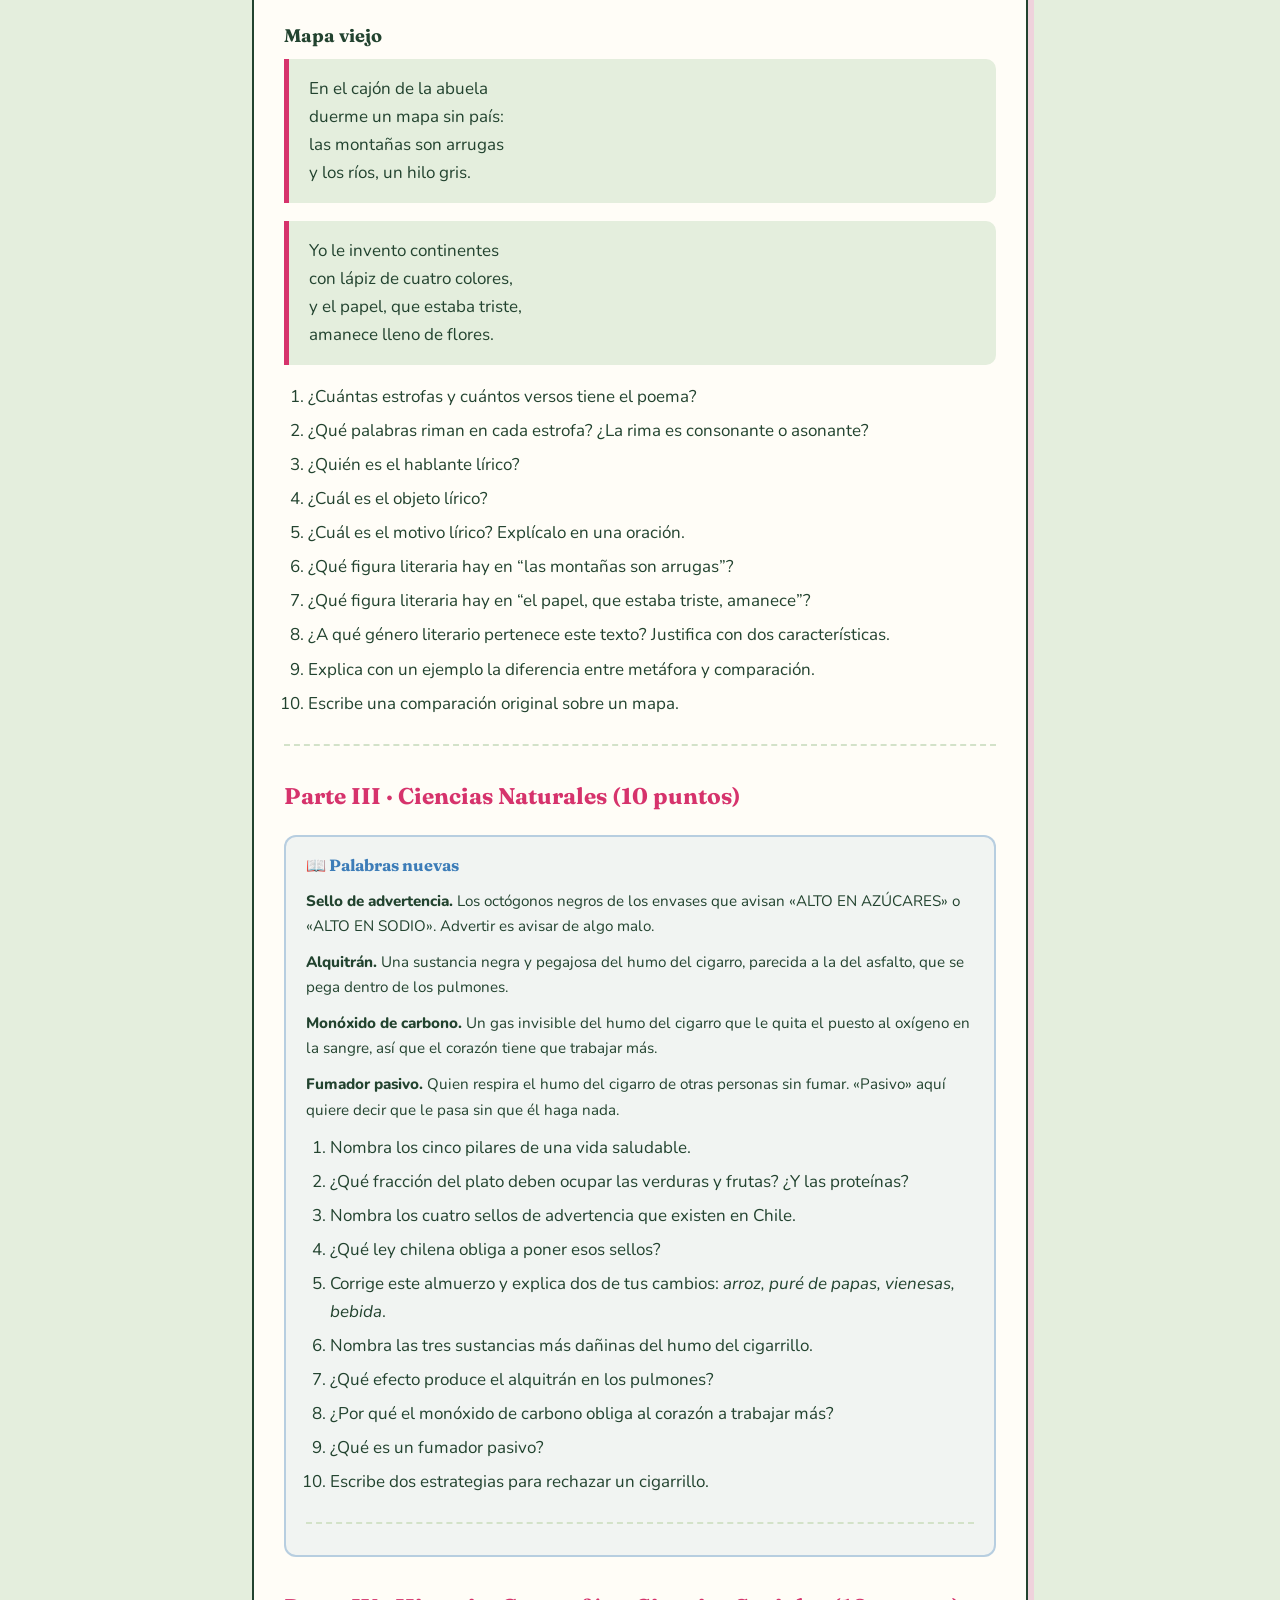
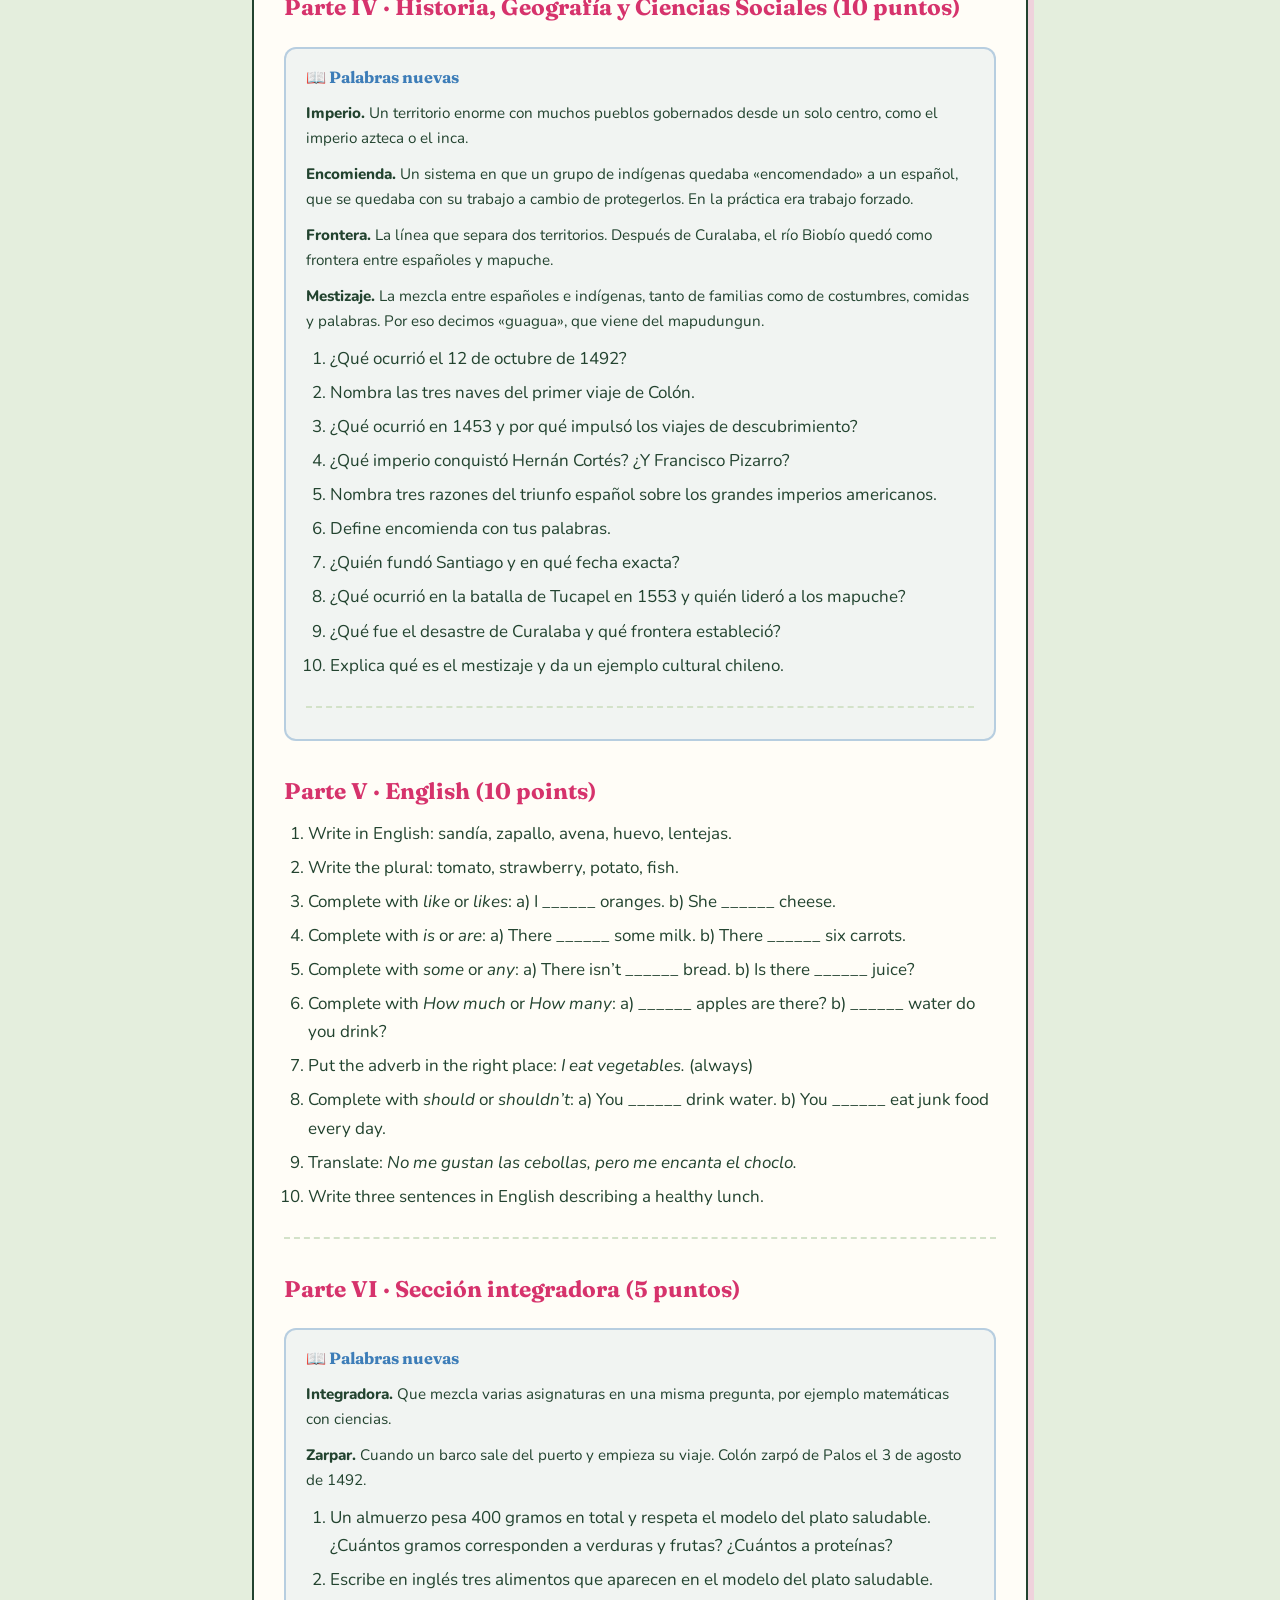
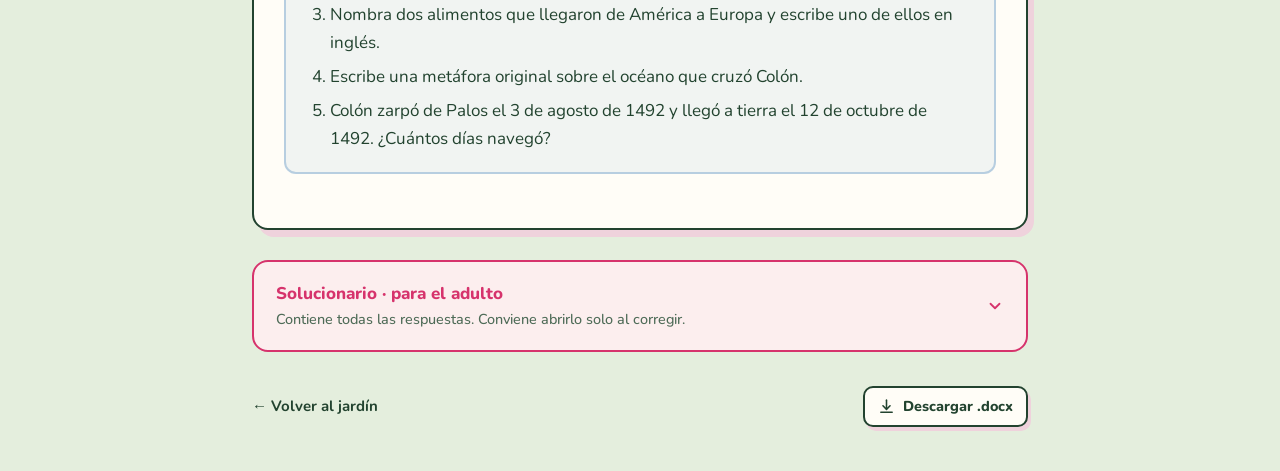
<file: 06-Evaluacion-final.html>
<!DOCTYPE html>
<html lang="es-CL">
<head>
<meta charset="utf-8">
<meta name="viewport" content="width=device-width, initial-scale=1">
<meta name="robots" content="noindex, nofollow">
<title>Evaluación Final Integrada · El jardín de Bego</title>
<link rel="icon" href="data:image/svg+xml,%3Csvg xmlns=%22http://www.w3.org/2000/svg%22 viewBox=%220 0 100 100%22%3E%3Ctext y=%22.9em%22 font-size=%2290%22%3E🌷%3C/text%3E%3C/svg%3E">
<link rel="preconnect" href="https://fonts.googleapis.com">
<link rel="preconnect" href="https://fonts.gstatic.com" crossorigin>
<link href="https://fonts.googleapis.com/css2?family=Fraunces:opsz,wght@9..144,500;9..144,700;9..144,900&family=Nunito:wght@400;600;800&display=swap" rel="stylesheet">
<link rel="stylesheet" href="./guia.css">
</head>
<body class="g-eval">

<header class="barra">
  <div class="envoltura">
    <a class="volver" href="./index.html">&larr; El jardín de Bego</a>
    <a class="descargar" href="./06-Evaluacion-final.docx" download="El jardin de Bego - 06-Evaluacion-final.docx"><svg viewBox="0 0 24 24" fill="none" stroke="currentColor" stroke-width="2.2" stroke-linecap="round" stroke-linejoin="round" aria-hidden="true"><path d="M12 3v12"/><path d="m7 11 5 5 5-5"/><path d="M4 20h16"/></svg> Descargar .docx</a>
  </div>
</header>

<main class="envoltura">
  <div class="encabezado">
    <div class="num">Cierre · Semana 3</div>
    <h1>Evaluación Final Integrada</h1>
    <p class="lema">Las cinco asignaturas · Semana 3</p>
    <p class="credito">Bego · 5° básico · Repaso 2026</p>
  </div>

  <article class="contenido">
<p><strong>Instrucciones.</strong> Trabaja con lápiz y goma. Lee cada
pregunta completa antes de responder. Si una pregunta pide explicar,
responde con una oración completa. Puedes usar hoja aparte para los
cálculos.</p>
<p><strong>Tiempo sugerido:</strong> 60 minutos, con una pausa de 5
minutos a la mitad.</p>
<p><strong>Puntaje total:</strong> 55 puntos (50 de las cinco
asignaturas + 5 de la sección integradora).</p>
<hr />
<h2 id="parte-i-matemáticas-10-puntos">Parte I · Matemáticas (10
puntos)</h2>
<section class="palabras"><h4 id="palabras-nuevas">📖 Palabras nuevas</h4>
<p><strong>Valor posicional.</strong> Lo que vale un dígito según el
lugar que ocupa en el número. En 947.302 el 4 está en las decenas de
mil, así que vale 40.000.</p>
<p><strong>Número mixto.</strong> Un número que tiene una parte entera y
una fracción juntas, como 3 5/8, que se lee «tres enteros y cinco
octavos».</p>
<p><strong>Simplificar.</strong> Dejar una fracción con los números más
chicos posibles sin cambiar su valor. 2/6 simplificado es 1/3.</p>
<ol type="1">
<li>Escribe con palabras el número 525.408.</li>
<li>¿Qué valor posicional tiene el 4 en 947.302?</li>
<li>Calcula 1.807 × 45.</li>
<li>Calcula 20.475 ÷ 25.</li>
<li>Transforma 29/8 a número mixto.</li>
<li>Calcula 3/5 + 3/10 y simplifica si es posible.</li>
<li>Calcula 5/6 − 1/2 y simplifica si es posible.</li>
<li>Ordena de menor a mayor: 2,07 · 2,7 · 2,007 · 2,077</li>
<li>Calcula 30 − 12,45.</li>
<li>Un barco recorre 148 km cada día. ¿Cuántos kilómetros recorre en 36
días?</li>
</ol>
<hr /></section>
<h2 id="parte-ii-lenguaje-y-comunicación-10-puntos">Parte II · Lenguaje
y Comunicación (10 puntos)</h2>
<section class="palabras"><h4 id="palabras-nuevas-1">📖 Palabras nuevas</h4>
<p><strong>Estrofa.</strong> Un bloque de versos separado de los demás
por un espacio, como un párrafo del poema.</p>
<p><strong>Rima consonante.</strong> Cuando dos palabras suenan igual
desde la última vocal acentuada, con vocales y consonantes: país / gris.
Si solo coinciden las vocales, es asonante.</p>
<p><strong>Hablante lírico.</strong> La voz que habla dentro del poema,
el «yo» que cuenta lo que siente. No es la persona que lo escribió.</p>
<p><strong>Motivo lírico.</strong> La idea o el sentimiento que mueve el
poema, lo que el hablante quiere transmitir.</p>
<p><strong>Lee este poema original y responde.</strong></p></section>
<h3 id="mapa-viejo">Mapa viejo</h3>
<blockquote>
<p>En el cajón de la abuela<br />
duerme un mapa sin país:<br />
las montañas son arrugas<br />
y los ríos, un hilo gris.</p>
</blockquote>
<blockquote>
<p>Yo le invento continentes<br />
con lápiz de cuatro colores,<br />
y el papel, que estaba triste,<br />
amanece lleno de flores.</p>
</blockquote>
<ol type="1">
<li>¿Cuántas estrofas y cuántos versos tiene el poema?</li>
<li>¿Qué palabras riman en cada estrofa? ¿La rima es consonante o
asonante?</li>
<li>¿Quién es el hablante lírico?</li>
<li>¿Cuál es el objeto lírico?</li>
<li>¿Cuál es el motivo lírico? Explícalo en una oración.</li>
<li>¿Qué figura literaria hay en “las montañas son arrugas”?</li>
<li>¿Qué figura literaria hay en “el papel, que estaba triste,
amanece”?</li>
<li>¿A qué género literario pertenece este texto? Justifica con dos
características.</li>
<li>Explica con un ejemplo la diferencia entre metáfora y
comparación.</li>
<li>Escribe una comparación original sobre un mapa.</li>
</ol>
<hr />
<h2 id="parte-iii-ciencias-naturales-10-puntos">Parte III · Ciencias
Naturales (10 puntos)</h2>
<section class="palabras"><h4 id="palabras-nuevas-2">📖 Palabras nuevas</h4>
<p><strong>Sello de advertencia.</strong> Los octógonos negros de los
envases que avisan «ALTO EN AZÚCARES» o «ALTO EN SODIO». Advertir es
avisar de algo malo.</p>
<p><strong>Alquitrán.</strong> Una sustancia negra y pegajosa del humo
del cigarro, parecida a la del asfalto, que se pega dentro de los
pulmones.</p>
<p><strong>Monóxido de carbono.</strong> Un gas invisible del humo del
cigarro que le quita el puesto al oxígeno en la sangre, así que el
corazón tiene que trabajar más.</p>
<p><strong>Fumador pasivo.</strong> Quien respira el humo del cigarro de
otras personas sin fumar. «Pasivo» aquí quiere decir que le pasa sin que
él haga nada.</p>
<ol type="1">
<li>Nombra los cinco pilares de una vida saludable.</li>
<li>¿Qué fracción del plato deben ocupar las verduras y frutas? ¿Y las
proteínas?</li>
<li>Nombra los cuatro sellos de advertencia que existen en Chile.</li>
<li>¿Qué ley chilena obliga a poner esos sellos?</li>
<li>Corrige este almuerzo y explica dos de tus cambios: <em>arroz, puré
de papas, vienesas, bebida</em>.</li>
<li>Nombra las tres sustancias más dañinas del humo del cigarrillo.</li>
<li>¿Qué efecto produce el alquitrán en los pulmones?</li>
<li>¿Por qué el monóxido de carbono obliga al corazón a trabajar
más?</li>
<li>¿Qué es un fumador pasivo?</li>
<li>Escribe dos estrategias para rechazar un cigarrillo.</li>
</ol>
<hr /></section>
<h2 id="parte-iv-historia-geografía-y-ciencias-sociales-10-puntos">Parte
IV · Historia, Geografía y Ciencias Sociales (10 puntos)</h2>
<section class="palabras"><h4 id="palabras-nuevas-3">📖 Palabras nuevas</h4>
<p><strong>Imperio.</strong> Un territorio enorme con muchos pueblos
gobernados desde un solo centro, como el imperio azteca o el inca.</p>
<p><strong>Encomienda.</strong> Un sistema en que un grupo de indígenas
quedaba «encomendado» a un español, que se quedaba con su trabajo a
cambio de protegerlos. En la práctica era trabajo forzado.</p>
<p><strong>Frontera.</strong> La línea que separa dos territorios.
Después de Curalaba, el río Biobío quedó como frontera entre españoles y
mapuche.</p>
<p><strong>Mestizaje.</strong> La mezcla entre españoles e indígenas,
tanto de familias como de costumbres, comidas y palabras. Por eso
decimos «guagua», que viene del mapudungun.</p>
<ol type="1">
<li>¿Qué ocurrió el 12 de octubre de 1492?</li>
<li>Nombra las tres naves del primer viaje de Colón.</li>
<li>¿Qué ocurrió en 1453 y por qué impulsó los viajes de
descubrimiento?</li>
<li>¿Qué imperio conquistó Hernán Cortés? ¿Y Francisco Pizarro?</li>
<li>Nombra tres razones del triunfo español sobre los grandes imperios
americanos.</li>
<li>Define encomienda con tus palabras.</li>
<li>¿Quién fundó Santiago y en qué fecha exacta?</li>
<li>¿Qué ocurrió en la batalla de Tucapel en 1553 y quién lideró a los
mapuche?</li>
<li>¿Qué fue el desastre de Curalaba y qué frontera estableció?</li>
<li>Explica qué es el mestizaje y da un ejemplo cultural chileno.</li>
</ol>
<hr /></section>
<h2 id="parte-v-english-10-points">Parte V · English (10 points)</h2>
<ol type="1">
<li>Write in English: sandía, zapallo, avena, huevo, lentejas.</li>
<li>Write the plural: tomato, strawberry, potato, fish.</li>
<li>Complete with <em>like</em> or <em>likes</em>: a) I ______ oranges.
b) She ______ cheese.</li>
<li>Complete with <em>is</em> or <em>are</em>: a) There ______ some
milk. b) There ______ six carrots.</li>
<li>Complete with <em>some</em> or <em>any</em>: a) There isn’t ______
bread. b) Is there ______ juice?</li>
<li>Complete with <em>How much</em> or <em>How many</em>: a) ______
apples are there? b) ______ water do you drink?</li>
<li>Put the adverb in the right place: <em>I eat vegetables.</em>
(always)</li>
<li>Complete with <em>should</em> or <em>shouldn’t</em>: a) You ______
drink water. b) You ______ eat junk food every day.</li>
<li>Translate: <em>No me gustan las cebollas, pero me encanta el
choclo.</em></li>
<li>Write three sentences in English describing a healthy lunch.</li>
</ol>
<hr />
<h2 id="parte-vi-sección-integradora-5-puntos">Parte VI · Sección
integradora (5 puntos)</h2>
<section class="palabras"><h4 id="palabras-nuevas-4">📖 Palabras nuevas</h4>
<p><strong>Integradora.</strong> Que mezcla varias asignaturas en una
misma pregunta, por ejemplo matemáticas con ciencias.</p>
<p><strong>Zarpar.</strong> Cuando un barco sale del puerto y empieza su
viaje. Colón zarpó de Palos el 3 de agosto de 1492.</p>
<ol type="1">
<li>Un almuerzo pesa 400 gramos en total y respeta el modelo del plato
saludable. ¿Cuántos gramos corresponden a verduras y frutas? ¿Cuántos a
proteínas?</li>
<li>Escribe en inglés tres alimentos que aparecen en el modelo del plato
saludable.</li>
<li>Nombra dos alimentos que llegaron de América a Europa y escribe uno
de ellos en inglés.</li>
<li>Escribe una metáfora original sobre el océano que cruzó Colón.</li>
<li>Colón zarpó de Palos el 3 de agosto de 1492 y llegó a tierra el 12
de octubre de 1492. ¿Cuántos días navegó?</li>
</ol></section>

  </article>

  <details class="solucionario">
    <summary>
      <span>Solucionario · para el adulto
        <span class="aviso">Contiene todas las respuestas. Conviene abrirlo solo al corregir.</span>
      </span>
      <svg class="flecha" width="18" height="18" viewBox="0 0 24 24" fill="none" stroke="currentColor" stroke-width="2.4" stroke-linecap="round" stroke-linejoin="round" aria-hidden="true"><path d="m6 9 6 6 6-6"/></svg>
    </summary>
    <div class="cuerpo">
<h1 id="solucionario-evaluación-final-integrada">Solucionario ·
Evaluación Final Integrada</h1>
<p><strong>Uso del adulto.</strong> Esta sección no debe entregarse
junto con la evaluación.</p>
<h2 id="parte-i-matemáticas">Parte I · Matemáticas</h2>
<ol type="1">
<li>Quinientos veinticinco mil cuatrocientos ocho.</li>
<li>40.000 (cuatro decenas de mil).</li>
<li>81.315</li>
<li>819</li>
<li>3 5/8</li>
<li>6/10 + 3/10 = 9/10</li>
<li>5/6 − 3/6 = 2/6 = 1/3</li>
<li>2,007 · 2,07 · 2,077 · 2,7</li>
<li>17,55</li>
<li>148 × 36 = 5.328 km</li>
</ol>
<h2 id="parte-ii-lenguaje">Parte II · Lenguaje</h2>
<ol type="1">
<li>2 estrofas y 8 versos.</li>
<li>Primera estrofa: país / gris. Segunda estrofa: colores / flores. En
ambos casos, rima consonante.</li>
<li>Alguien que encuentra un mapa antiguo en el cajón de su abuela y
juega a dibujarlo; probablemente una niña o un niño.</li>
<li>El mapa viejo.</li>
<li>Que la imaginación puede darle vida nueva a algo viejo y olvidado.
Se acepta cualquier formulación equivalente.</li>
<li>Metáfora.</li>
<li>Personificación.</li>
<li>Al género lírico: está escrito en verso y estrofas, tiene rima, y
expresa sentimientos a través de un hablante lírico.</li>
<li>La comparación usa un nexo (<em>el mapa es como una piel
arrugada</em>); la metáfora no lo usa (<em>el mapa es una piel
arrugada</em>).</li>
<li>Respuesta abierta. Debe incluir un nexo comparativo (como, parece,
igual que).</li>
</ol>
<h2 id="parte-iii-ciencias-naturales">Parte III · Ciencias
Naturales</h2>
<ol type="1">
<li>Alimentación equilibrada, actividad física, higiene, sueño e
hidratación.</li>
<li>Verduras y frutas: la mitad (1/2). Proteínas: un cuarto (1/4).</li>
<li>ALTO EN AZÚCARES, ALTO EN SODIO, ALTO EN GRASAS SATURADAS y ALTO EN
CALORÍAS.</li>
<li>La Ley 20.606, de etiquetado de alimentos.</li>
<li>El arroz y el puré son del mismo grupo y ocupan dos veces el cuarto
del plato; faltan verduras; las vienesas son un embutido con sellos; la
bebida aporta azúcar. Versión corregida, por ejemplo: ensalada de
lechuga y tomate (mitad), arroz (un cuarto), pollo o pescado (un cuarto)
y agua.</li>
<li>Nicotina, alquitrán y monóxido de carbono.</li>
<li>Se deposita en los pulmones, destruye los cilios que limpian las
vías respiratorias y es la principal causa del cáncer pulmonar.</li>
<li>Porque ocupa en la sangre el lugar del oxígeno, de modo que el
corazón debe bombear más veces para entregar el oxígeno que el cuerpo
necesita.</li>
<li>Quien respira el humo del cigarrillo de otras personas sin
fumar.</li>
<li>Por ejemplo: decir que no directamente, dar una razón propia,
cambiar de tema o de lugar, buscar amigos que no fumen, avisar a un
adulto de confianza.</li>
</ol>
<h2 id="parte-iv-historia">Parte IV · Historia</h2>
<ol type="1">
<li>Cristóbal Colón llegó a la isla de Guanahaní, en el Caribe,
iniciando el contacto entre Europa y América.</li>
<li>La Santa María, la Pinta y la Niña.</li>
<li>Cayó Constantinopla en manos de los turcos otomanos, lo que cerró la
ruta terrestre hacia Asia y obligó a buscar una ruta marítima.</li>
<li>Cortés conquistó el imperio azteca; Pizarro, el imperio inca.</li>
<li>Armas de fuego y de acero, caballos, alianzas con pueblos sometidos,
enfermedades europeas como la viruela, y los conflictos internos de los
incas. Bastan tres.</li>
<li>Un grupo de indígenas quedaba entregado a un español, que recibía su
trabajo y su tributo a cambio de protegerlos y evangelizarlos. En la
práctica fue trabajo forzado.</li>
<li>Pedro de Valdivia, el 12 de febrero de 1541.</li>
<li>Los mapuche derrotaron a los españoles y murió Pedro de Valdivia.
Los lideró Lautaro.</li>
<li>Una derrota española en 1598 en la que murió el gobernador Óñez de
Loyola; los mapuche destruyeron las ciudades al sur del Biobío y ese río
quedó como frontera.</li>
<li>La mezcla biológica y cultural entre españoles e indígenas. Ejemplo
cultural: palabras chilenas de origen mapudungun o quechua, como guagua,
charqui o pilucho.</li>
</ol>
<h2 id="parte-v-english">Parte V · English</h2>
<ol type="1">
<li>watermelon, pumpkin, oats, egg, lentils.</li>
<li>tomatoes, strawberries, potatoes, fish.</li>
<li><ol type="a">
<li>like · b) likes</li>
</ol></li>
<li><ol type="a">
<li>is · b) are</li>
</ol></li>
<li><ol type="a">
<li>any · b) any</li>
</ol></li>
<li><ol type="a">
<li>How many · b) How much</li>
</ol></li>
<li>I always eat vegetables.</li>
<li><ol type="a">
<li>should · b) shouldn’t</li>
</ol></li>
<li>I don’t like onions, but I love corn.</li>
<li>Respuesta abierta. Ejemplo: <em>A healthy lunch has vegetables, rice
and chicken. There is a glass of water on the table. I always eat fruit
after lunch.</em></li>
</ol>
<h2 id="parte-vi-sección-integradora">Parte VI · Sección
integradora</h2>
<ol type="1">
<li>Verduras y frutas: la mitad de 400 g = <strong>200 g</strong>.
Proteínas: un cuarto de 400 g = <strong>100 g</strong>.</li>
<li>Por ejemplo: lettuce, rice, chicken (también tomato, carrot, fish,
bread).</li>
<li>Por ejemplo, papa y maíz. En inglés: potato / corn. También sirven
tomate (tomato) y cacao (cocoa).</li>
<li>Respuesta abierta. Debe reemplazar un elemento por otro sin usar
nexo, por ejemplo <em>el océano era un desierto de agua</em>.</li>
<li>28 días de agosto + 30 de septiembre + 12 de octubre = <strong>70
días</strong>.</li>
</ol>
<hr />
<h2 id="tabla-de-resultados">Tabla de resultados</h2>
<div class="tabla-envoltura"><table>
<thead>
<tr class="header">
<th>Parte</th>
<th>Asignatura</th>
<th>Puntaje obtenido</th>
<th>Puntaje máximo</th>
</tr>
</thead>
<tbody>
<tr class="odd">
<td>I</td>
<td>Matemáticas</td>
<td></td>
<td>10</td>
</tr>
<tr class="even">
<td>II</td>
<td>Lenguaje</td>
<td></td>
<td>10</td>
</tr>
<tr class="odd">
<td>III</td>
<td>Ciencias Naturales</td>
<td></td>
<td>10</td>
</tr>
<tr class="even">
<td>IV</td>
<td>Historia</td>
<td></td>
<td>10</td>
</tr>
<tr class="odd">
<td>V</td>
<td>Inglés</td>
<td></td>
<td>10</td>
</tr>
<tr class="even">
<td>VI</td>
<td>Integradora</td>
<td></td>
<td>5</td>
</tr>
<tr class="odd">
<td></td>
<td><strong>Total</strong></td>
<td></td>
<td><strong>55</strong></td>
</tr>
</tbody>
</table></div>
<h2 id="interpretación">Interpretación</h2>
<div class="tabla-envoltura"><table>
<colgroup>
<col style="width: 33%" />
<col style="width: 33%" />
<col style="width: 33%" />
</colgroup>
<thead>
<tr class="header">
<th>Puntaje</th>
<th>Qué significa</th>
<th>Qué hacer</th>
</tr>
</thead>
<tbody>
<tr class="odd">
<td>47 a 55</td>
<td>Dominio sólido de todos los contenidos</td>
<td>Cerrar el repaso; mantener lectura y práctica ligera</td>
</tr>
<tr class="even">
<td>36 a 46</td>
<td>Dominio general con vacíos puntuales</td>
<td>Revisar solo las partes con menos de 7 puntos</td>
</tr>
<tr class="odd">
<td>25 a 35</td>
<td>Contenidos parcialmente logrados</td>
<td>Rehacer las secciones indicadas en las guías correspondientes</td>
</tr>
<tr class="even">
<td>Menos de 25</td>
<td>Se requiere repaso completo</td>
<td>Volver a la Semana 1 del plan con sesiones más cortas</td>
</tr>
</tbody>
</table></div>
<p><strong>Nota para el adulto.</strong> Conviene revisar la evaluación
junto a Bego el mismo día, pregunta por pregunta. El objetivo no es la
nota, sino identificar con precisión qué contenido volver a trabajar. La
tabla de remediación de cada guía indica exactamente a qué sección
regresar.</p>

    </div>
  </details>


  <div class="pie">
    <p><a class="volver" href="./index.html">&larr; Volver al jardín</a></p>
    <a class="descargar" href="./06-Evaluacion-final.docx" download="El jardin de Bego - 06-Evaluacion-final.docx"><svg viewBox="0 0 24 24" fill="none" stroke="currentColor" stroke-width="2.2" stroke-linecap="round" stroke-linejoin="round" aria-hidden="true"><path d="M12 3v12"/><path d="m7 11 5 5 5-5"/><path d="M4 20h16"/></svg> Descargar .docx</a>
  </div>
</main>

</body>
</html>
</file>
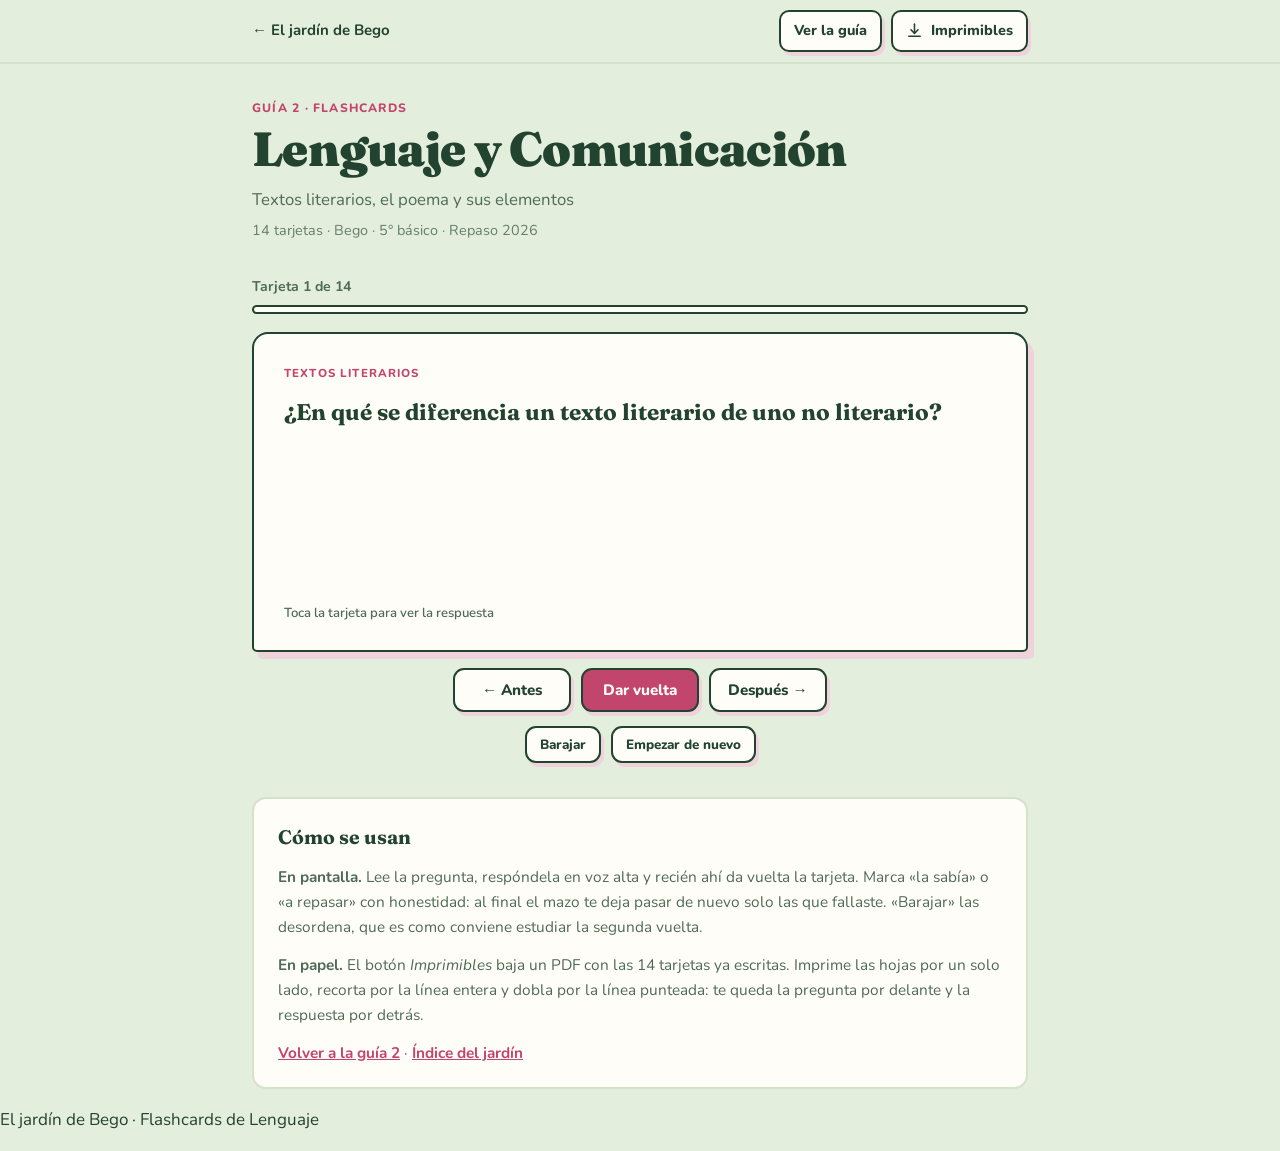
<file: flashcards-02-Lenguaje.html>
<!DOCTYPE html>
<html lang="es-CL">
<head>
<meta charset="utf-8">
<meta name="viewport" content="width=device-width, initial-scale=1">
<meta name="robots" content="noindex, nofollow">
<title>Flashcards de Lenguaje · El jardín de Bego</title>
<link rel="icon" href="data:image/svg+xml,%3Csvg xmlns=%22http://www.w3.org/2000/svg%22 viewBox=%220 0 100 100%22%3E%3Ctext y=%22.9em%22 font-size=%2290%22%3E🌷%3C/text%3E%3C/svg%3E">
<link rel="preconnect" href="https://fonts.googleapis.com">
<link rel="preconnect" href="https://fonts.gstatic.com" crossorigin>
<link href="https://fonts.googleapis.com/css2?family=Fraunces:opsz,wght@9..144,500;9..144,700;9..144,900&family=Nunito:wght@400;600;800&display=swap" rel="stylesheet">
<link rel="stylesheet" href="./guia.css">
<link rel="stylesheet" href="./flashcards.css">
</head>
<body class="g-leng cuerpo-tarjetas">

<header class="barra">
  <div class="envoltura">
    <a class="volver" href="./index.html">&larr; El jardín de Bego</a>
    <span class="acciones-barra">
      <a class="descargar" href="./02-Lenguaje.html">Ver la guía</a>
      <a class="descargar" href="./flashcards-02-Lenguaje.pdf" download="El jardin de Bego - Flashcards Lenguaje.pdf"><svg viewBox="0 0 24 24" fill="none" stroke="currentColor" stroke-width="2.2" stroke-linecap="round" stroke-linejoin="round" aria-hidden="true"><path d="M12 3v12"/><path d="m7 11 5 5 5-5"/><path d="M4 20h16"/></svg> Imprimibles</a>
    </span>
  </div>
</header>

<main class="envoltura">
  <div class="encabezado">
    <div class="num">Guía 2 · Flashcards</div>
    <h1>Lenguaje y Comunicación</h1>
    <p class="lema">Textos literarios, el poema y sus elementos</p>
    <p class="credito">14 tarjetas · Bego · 5° básico · Repaso 2026</p>
  </div>

  <section class="mazo" aria-label="Mazo de tarjetas">
    <div class="mazo-datos">
      <span id="posicion">Tarjeta 1 de 14</span>
      <span id="marcador" class="marcador-mazo"></span>
    </div>
    <div class="progreso"><i id="avance"></i></div>

    <div class="tarjeta" id="tarjeta" tabindex="0" role="button" aria-live="polite"
         aria-label="Tarjeta. Toca o aprieta la barra espaciadora para darla vuelta.">
      <div class="giro" id="giro">
        <div class="lado frente">
          <span class="etiqueta" id="tema-frente"></span>
          <p class="texto" id="pregunta"></p>
          <span class="pista">Toca la tarjeta para ver la respuesta</span>
        </div>
        <div class="lado reverso">
          <span class="etiqueta">Respuesta</span>
          <p class="texto respuesta" id="respuesta"></p>
        </div>
      </div>
    </div>

    <div class="juicio" id="juicio" hidden>
      <button type="button" class="boton bien" id="btn-bien">La sabía</button>
      <button type="button" class="boton mal" id="btn-mal">A repasar</button>
    </div>

    <div class="controles">
      <button type="button" class="boton" id="btn-antes" aria-label="Tarjeta anterior">&larr; Antes</button>
      <button type="button" class="boton principal" id="btn-voltear">Dar vuelta</button>
      <button type="button" class="boton" id="btn-sigue" aria-label="Tarjeta siguiente">Después &rarr;</button>
    </div>

    <div class="extras-mazo">
      <button type="button" class="boton chico" id="btn-barajar">Barajar</button>
      <button type="button" class="boton chico" id="btn-reiniciar">Empezar de nuevo</button>
    </div>

    <div class="resumen" id="resumen" hidden>
      <h2 id="resumen-titulo"></h2>
      <p id="resumen-texto"></p>
      <div class="extras-mazo">
        <button type="button" class="boton principal" id="btn-repasar" hidden>Repasar las que fallé</button>
        <button type="button" class="boton" id="btn-otra-vez">Pasar todas de nuevo</button>
      </div>
    </div>
  </section>

  <section class="instrucciones">
    <h2>Cómo se usan</h2>
    <p><strong>En pantalla.</strong> Lee la pregunta, respóndela en voz alta y recién ahí da vuelta la
    tarjeta. Marca «la sabía» o «a repasar» con honestidad: al final el mazo te deja pasar de nuevo
    solo las que fallaste. «Barajar» las desordena, que es como conviene estudiar la segunda vuelta.</p>
    <p><strong>En papel.</strong> El botón <em>Imprimibles</em> baja un PDF con las 14 tarjetas ya
    escritas. Imprime las hojas por un solo lado, recorta por la línea entera y dobla por la línea
    punteada: te queda la pregunta por delante y la respuesta por detrás.</p>
    <p class="volver-guia"><a href="./02-Lenguaje.html">Volver a la guía 2</a> · <a href="./index.html">Índice del jardín</a></p>
  </section>
</main>

<footer class="cierre">
  <p>El jardín de Bego · Flashcards de Lenguaje</p>
</footer>

<!-- Hoja para imprimir: invisible en pantalla, es la que sale en el PDF y en Ctrl+P -->
<div class="imprimible" aria-hidden="true">
  <div class="cabecera-impresa">
    <strong>Flashcards · Lenguaje y Comunicación</strong>
    <span>Textos literarios, el poema y sus elementos · Bego · 5° básico</span>
    <span class="modo">Recorta por la línea entera y dobla por la punteada: la pregunta queda delante y la respuesta detrás.</span>
  </div>
  <div class="tira">
    <div class="cara pregunta">
      <span class="rotulo">Lenguaje · tarjeta 1 de 14</span>
      <p class="linea">¿En qué se diferencia un texto literario de uno no literario?</p>
      <span class="tema-impreso">Textos literarios</span>
    </div>
    <div class="cara respuesta">
      <span class="rotulo">Respuesta 1</span>
      <p class="linea">El literario crea un mundo imaginario y busca emocionar, con imágenes y ritmo: cuento, novela, poema, obra de teatro. El no literario informa o explica algo real y comprobable, con lenguaje directo: noticia, receta, afiche, biografía.</p>
    </div>
  </div>
  <div class="tira">
    <div class="cara pregunta">
      <span class="rotulo">Lenguaje · tarjeta 2 de 14</span>
      <p class="linea">¿Cuáles son los tres géneros literarios?</p>
      <span class="tema-impreso">Textos literarios</span>
    </div>
    <div class="cara respuesta">
      <span class="rotulo">Respuesta 2</span>
      <p class="linea">Narrativo (cuento, novela, fábula, leyenda), lírico (poema, canción, oda) y dramático (obras de teatro).</p>
    </div>
  </div>
  <div class="tira">
    <div class="cara pregunta">
      <span class="rotulo">Lenguaje · tarjeta 3 de 14</span>
      <p class="linea">¿Qué caracteriza al género narrativo y cuál es su estructura?</p>
      <span class="tema-impreso">Género narrativo</span>
    </div>
    <div class="cara respuesta">
      <span class="rotulo">Respuesta 3</span>
      <p class="linea">Un narrador cuenta una historia que les ocurre a unos personajes, en un lugar y un tiempo. Su estructura es inicio, desarrollo y desenlace.</p>
    </div>
  </div>
  <div class="tira">
    <div class="cara pregunta">
      <span class="rotulo">Lenguaje · tarjeta 4 de 14</span>
      <p class="linea">¿Qué es una acotación y en qué género aparece?</p>
      <span class="tema-impreso">Género dramático</span>
    </div>
    <div class="cara respuesta">
      <span class="rotulo">Respuesta 4</span>
      <p class="linea">Es la indicación escrita que dice cómo tienen que actuar o moverse los personajes, por ejemplo «(entra corriendo, asustada)». Aparece en el género dramático, escrito en diálogos para ser representado.</p>
    </div>
  </div>
  <div class="tira">
    <div class="cara pregunta">
      <span class="rotulo">Lenguaje · tarjeta 5 de 14</span>
      <p class="linea">¿Qué es un verso y qué es una estrofa?</p>
      <span class="tema-impreso">El poema</span>
    </div>
    <div class="cara respuesta">
      <span class="rotulo">Respuesta 5</span>
      <p class="linea">El verso es cada línea del poema («le puse un mástil de sal»). La estrofa es un grupo de versos separado de los demás por un espacio en blanco. «Barco de papel» tiene 3 estrofas de 4 versos: 12 versos en total.</p>
    </div>
  </div>
  <div class="tira">
    <div class="cara pregunta">
      <span class="rotulo">Lenguaje · tarjeta 6 de 14</span>
      <p class="linea">¿Qué es la rima y cuáles son sus dos tipos?</p>
      <span class="tema-impreso">El poema</span>
    </div>
    <div class="cara respuesta">
      <span class="rotulo">Respuesta 6</span>
      <p class="linea">Es la coincidencia de sonidos al final de los versos, desde la última vocal acentuada. Consonante: coinciden todos los sonidos (timón / corazón). Asonante: coinciden solo las vocales (sal / mar).</p>
    </div>
  </div>
  <div class="tira">
    <div class="cara pregunta">
      <span class="rotulo">Lenguaje · tarjeta 7 de 14</span>
      <p class="linea">¿Qué es el ritmo de un poema y cómo se reconoce?</p>
      <span class="tema-impreso">El poema</span>
    </div>
    <div class="cara respuesta">
      <span class="rotulo">Respuesta 7</span>
      <p class="linea">Es la música que se produce al leer, por la cantidad de sílabas y los acentos. Se escucha mejor leyendo el poema en voz alta.</p>
    </div>
  </div>
  <div class="tira">
    <div class="cara pregunta">
      <span class="rotulo">Lenguaje · tarjeta 8 de 14</span>
      <p class="linea">¿Quién es el hablante lírico de un poema?</p>
      <span class="tema-impreso">Hablante lírico</span>
    </div>
    <div class="cara respuesta">
      <span class="rotulo">Respuesta 8</span>
      <p class="linea">La voz imaginaria que habla dentro del poema, como un personaje inventado. No es la persona que lo escribió. En «Barco de papel» es alguien pequeño que juega con un barquito en un charco.</p>
    </div>
  </div>
  <div class="tira">
    <div class="cara pregunta">
      <span class="rotulo">Lenguaje · tarjeta 9 de 14</span>
      <p class="linea">¿Qué diferencia hay entre objeto lírico y motivo lírico?</p>
      <span class="tema-impreso">Hablante lírico</span>
    </div>
    <div class="cara respuesta">
      <span class="rotulo">Respuesta 9</span>
      <p class="linea">El objeto lírico es aquello de lo que habla el poema (el barco de papel). El motivo lírico es el sentimiento o la idea central que hay detrás: la imaginación que convierte lo pequeño en enorme y la decisión de volver a empezar.</p>
    </div>
  </div>
  <div class="tira">
    <div class="cara pregunta">
      <span class="rotulo">Lenguaje · tarjeta 10 de 14</span>
      <p class="linea">¿Qué es el lenguaje figurado?</p>
      <span class="tema-impreso">Lenguaje figurado</span>
    </div>
    <div class="cara respuesta">
      <span class="rotulo">Respuesta 10</span>
      <p class="linea">Es decir las cosas de manera indirecta, sin entenderlas al pie de la letra, para que el lector imagine y sienta más: «estoy muerta de sueño» no significa que estés muerta.</p>
    </div>
  </div>
  <div class="tira">
    <div class="cara pregunta">
      <span class="rotulo">Lenguaje · tarjeta 11 de 14</span>
      <p class="linea">¿Cuál es la diferencia entre comparación y metáfora?</p>
      <span class="tema-impreso">Lenguaje figurado</span>
    </div>
    <div class="cara respuesta">
      <span class="rotulo">Respuesta 11</span>
      <p class="linea">La comparación une los dos elementos con un nexo —como, parece, igual que—: «tus ojos son como dos faroles». La metáfora reemplaza un elemento por otro sin nexo: «tus ojos son dos faroles».</p>
    </div>
  </div>
  <div class="tira">
    <div class="cara pregunta">
      <span class="rotulo">Lenguaje · tarjeta 12 de 14</span>
      <p class="linea">¿Qué es la personificación? Da un ejemplo.</p>
      <span class="tema-impreso">Lenguaje figurado</span>
    </div>
    <div class="cara respuesta">
      <span class="rotulo">Respuesta 12</span>
      <p class="linea">Es dar cualidades o acciones humanas a algo que no las tiene: «el viento silba», «la lluvia baila», «las semillas dormían».</p>
    </div>
  </div>
  <div class="tira">
    <div class="cara pregunta">
      <span class="rotulo">Lenguaje · tarjeta 13 de 14</span>
      <p class="linea">¿Qué es la hipérbole? Da un ejemplo.</p>
      <span class="tema-impreso">Lenguaje figurado</span>
    </div>
    <div class="cara respuesta">
      <span class="rotulo">Respuesta 13</span>
      <p class="linea">Es una exageración enorme y a propósito: «grité tan fuerte que me escucharon en Arica».</p>
    </div>
  </div>
  <div class="tira">
    <div class="cara pregunta">
      <span class="rotulo">Lenguaje · tarjeta 14 de 14</span>
      <p class="linea">¿Qué son la onomatopeya y la repetición?</p>
      <span class="tema-impreso">Lenguaje figurado</span>
    </div>
    <div class="cara respuesta">
      <span class="rotulo">Respuesta 14</span>
      <p class="linea">La onomatopeya imita un sonido con palabras: «tic, tac, tic», «shhh, shhh». La repetición repite palabras para dar énfasis o ritmo: «Cae despacio, cae ligera».</p>
    </div>
  </div>
</div>

<script>
const TARJETAS = [{"tema": "Textos literarios", "p": "¿En qué se diferencia un texto literario de uno no literario?", "r": "El literario crea un mundo imaginario y busca emocionar, con imágenes y ritmo: cuento, novela, poema, obra de teatro. El no literario informa o explica algo real y comprobable, con lenguaje directo: noticia, receta, afiche, biografía."}, {"tema": "Textos literarios", "p": "¿Cuáles son los tres géneros literarios?", "r": "Narrativo (cuento, novela, fábula, leyenda), lírico (poema, canción, oda) y dramático (obras de teatro)."}, {"tema": "Género narrativo", "p": "¿Qué caracteriza al género narrativo y cuál es su estructura?", "r": "Un narrador cuenta una historia que les ocurre a unos personajes, en un lugar y un tiempo. Su estructura es inicio, desarrollo y desenlace."}, {"tema": "Género dramático", "p": "¿Qué es una acotación y en qué género aparece?", "r": "Es la indicación escrita que dice cómo tienen que actuar o moverse los personajes, por ejemplo «(entra corriendo, asustada)». Aparece en el género dramático, escrito en diálogos para ser representado."}, {"tema": "El poema", "p": "¿Qué es un verso y qué es una estrofa?", "r": "El verso es cada línea del poema («le puse un mástil de sal»). La estrofa es un grupo de versos separado de los demás por un espacio en blanco. «Barco de papel» tiene 3 estrofas de 4 versos: 12 versos en total."}, {"tema": "El poema", "p": "¿Qué es la rima y cuáles son sus dos tipos?", "r": "Es la coincidencia de sonidos al final de los versos, desde la última vocal acentuada. Consonante: coinciden todos los sonidos (timón / corazón). Asonante: coinciden solo las vocales (sal / mar)."}, {"tema": "El poema", "p": "¿Qué es el ritmo de un poema y cómo se reconoce?", "r": "Es la música que se produce al leer, por la cantidad de sílabas y los acentos. Se escucha mejor leyendo el poema en voz alta."}, {"tema": "Hablante lírico", "p": "¿Quién es el hablante lírico de un poema?", "r": "La voz imaginaria que habla dentro del poema, como un personaje inventado. No es la persona que lo escribió. En «Barco de papel» es alguien pequeño que juega con un barquito en un charco."}, {"tema": "Hablante lírico", "p": "¿Qué diferencia hay entre objeto lírico y motivo lírico?", "r": "El objeto lírico es aquello de lo que habla el poema (el barco de papel). El motivo lírico es el sentimiento o la idea central que hay detrás: la imaginación que convierte lo pequeño en enorme y la decisión de volver a empezar."}, {"tema": "Lenguaje figurado", "p": "¿Qué es el lenguaje figurado?", "r": "Es decir las cosas de manera indirecta, sin entenderlas al pie de la letra, para que el lector imagine y sienta más: «estoy muerta de sueño» no significa que estés muerta."}, {"tema": "Lenguaje figurado", "p": "¿Cuál es la diferencia entre comparación y metáfora?", "r": "La comparación une los dos elementos con un nexo —como, parece, igual que—: «tus ojos son como dos faroles». La metáfora reemplaza un elemento por otro sin nexo: «tus ojos son dos faroles»."}, {"tema": "Lenguaje figurado", "p": "¿Qué es la personificación? Da un ejemplo.", "r": "Es dar cualidades o acciones humanas a algo que no las tiene: «el viento silba», «la lluvia baila», «las semillas dormían»."}, {"tema": "Lenguaje figurado", "p": "¿Qué es la hipérbole? Da un ejemplo.", "r": "Es una exageración enorme y a propósito: «grité tan fuerte que me escucharon en Arica»."}, {"tema": "Lenguaje figurado", "p": "¿Qué son la onomatopeya y la repetición?", "r": "La onomatopeya imita un sonido con palabras: «tic, tac, tic», «shhh, shhh». La repetición repite palabras para dar énfasis o ritmo: «Cae despacio, cae ligera»."}];
const ASIGNATURA = "Lenguaje";

(function () {
  const $ = (id) => document.getElementById(id);
  const tarjeta = $("tarjeta"), giro = $("giro");
  const elPregunta = $("pregunta"), elRespuesta = $("respuesta"), elTema = $("tema-frente");
  const elPos = $("posicion"), elMarcador = $("marcador"), elAvance = $("avance");
  const juicio = $("juicio"), resumen = $("resumen"), mazo = document.querySelector(".mazo");

  let orden = [], i = 0, vuelta = false, sabidas = new Set(), fallidas = new Set();

  const barajar = (a) => { for (let k = a.length - 1; k > 0; k--) { const j = Math.floor(Math.random() * (k + 1)); [a[k], a[j]] = [a[j], a[k]]; } return a; };

  function arrancar(indices, mezclar) {
    orden = mezclar ? barajar(indices.slice()) : indices.slice();
    i = 0; vuelta = false; sabidas = new Set(); fallidas = new Set();
    resumen.hidden = true;
    mazo.classList.remove("terminado");
    pintar();
  }

  function pintar() {
    const t = TARJETAS[orden[i]];
    giro.classList.remove("volteada");
    vuelta = false;
    elTema.textContent = t.tema || ASIGNATURA;
    elPregunta.textContent = t.p;
    elRespuesta.textContent = t.r;
    elPos.textContent = "Tarjeta " + (i + 1) + " de " + orden.length;
    elMarcador.textContent = sabidas.size ? sabidas.size + " sabidas · " + fallidas.size + " a repasar" : "";
    elAvance.style.width = ((i) / orden.length * 100) + "%";
    juicio.hidden = true;
    $("btn-voltear").textContent = "Dar vuelta";
    tarjeta.setAttribute("aria-label", "Pregunta: " + t.p);
  }

  function voltear() {
    vuelta = !vuelta;
    giro.classList.toggle("volteada", vuelta);
    juicio.hidden = !vuelta;
    $("btn-voltear").textContent = vuelta ? "Ver la pregunta" : "Dar vuelta";
    if (vuelta) tarjeta.setAttribute("aria-label", "Respuesta: " + TARJETAS[orden[i]].r);
  }

  function avanzar(paso) {
    const siguiente = i + paso;
    if (siguiente < 0) return;
    if (siguiente >= orden.length) { terminar(); return; }
    i = siguiente; pintar();
  }

  function juzgar(bien) {
    const id = orden[i];
    if (bien) { sabidas.add(id); fallidas.delete(id); } else { fallidas.add(id); sabidas.delete(id); }
    avanzar(1);
  }

  function terminar() {
    mazo.classList.add("terminado");
    resumen.hidden = false;
    elAvance.style.width = "100%";
    elPos.textContent = "Mazo terminado";
    elMarcador.textContent = "";
    const total = orden.length, bien = sabidas.size, mal = fallidas.size;
    $("resumen-titulo").textContent = mal === 0 && bien > 0 ? "¡Te las sabías todas!" : "Fin del mazo";
    $("resumen-texto").textContent = bien + " de " + total + " marcadas como sabidas" +
      (mal ? " y " + mal + " para repasar." : ".") +
      (bien + mal < total ? " Las que no marcaste quedaron sin puntuar." : "");
    $("btn-repasar").hidden = mal === 0;
    resumen.scrollIntoView({ behavior: "smooth", block: "nearest" });
  }

  tarjeta.addEventListener("click", voltear);
  tarjeta.addEventListener("keydown", (ev) => {
    if (ev.key === " " || ev.key === "Enter") { ev.preventDefault(); voltear(); }
  });
  $("btn-voltear").addEventListener("click", voltear);
  $("btn-antes").addEventListener("click", () => avanzar(-1));
  $("btn-sigue").addEventListener("click", () => avanzar(1));
  $("btn-bien").addEventListener("click", () => juzgar(true));
  $("btn-mal").addEventListener("click", () => juzgar(false));
  $("btn-barajar").addEventListener("click", () => arrancar(TARJETAS.map((_, k) => k), true));
  $("btn-reiniciar").addEventListener("click", () => arrancar(TARJETAS.map((_, k) => k), false));
  $("btn-otra-vez").addEventListener("click", () => arrancar(TARJETAS.map((_, k) => k), true));
  $("btn-repasar").addEventListener("click", () => arrancar(Array.from(fallidas), true));

  document.addEventListener("keydown", (ev) => {
    if (ev.target.tagName === "BUTTON" && ev.key === " ") return;
    if (ev.key === "ArrowRight") avanzar(1);
    else if (ev.key === "ArrowLeft") avanzar(-1);
    else if (ev.key === " " && ev.target === document.body) { ev.preventDefault(); voltear(); }
  });

  arrancar(TARJETAS.map((_, k) => k), false);
})();

</script>
</body>
</html>
</file>
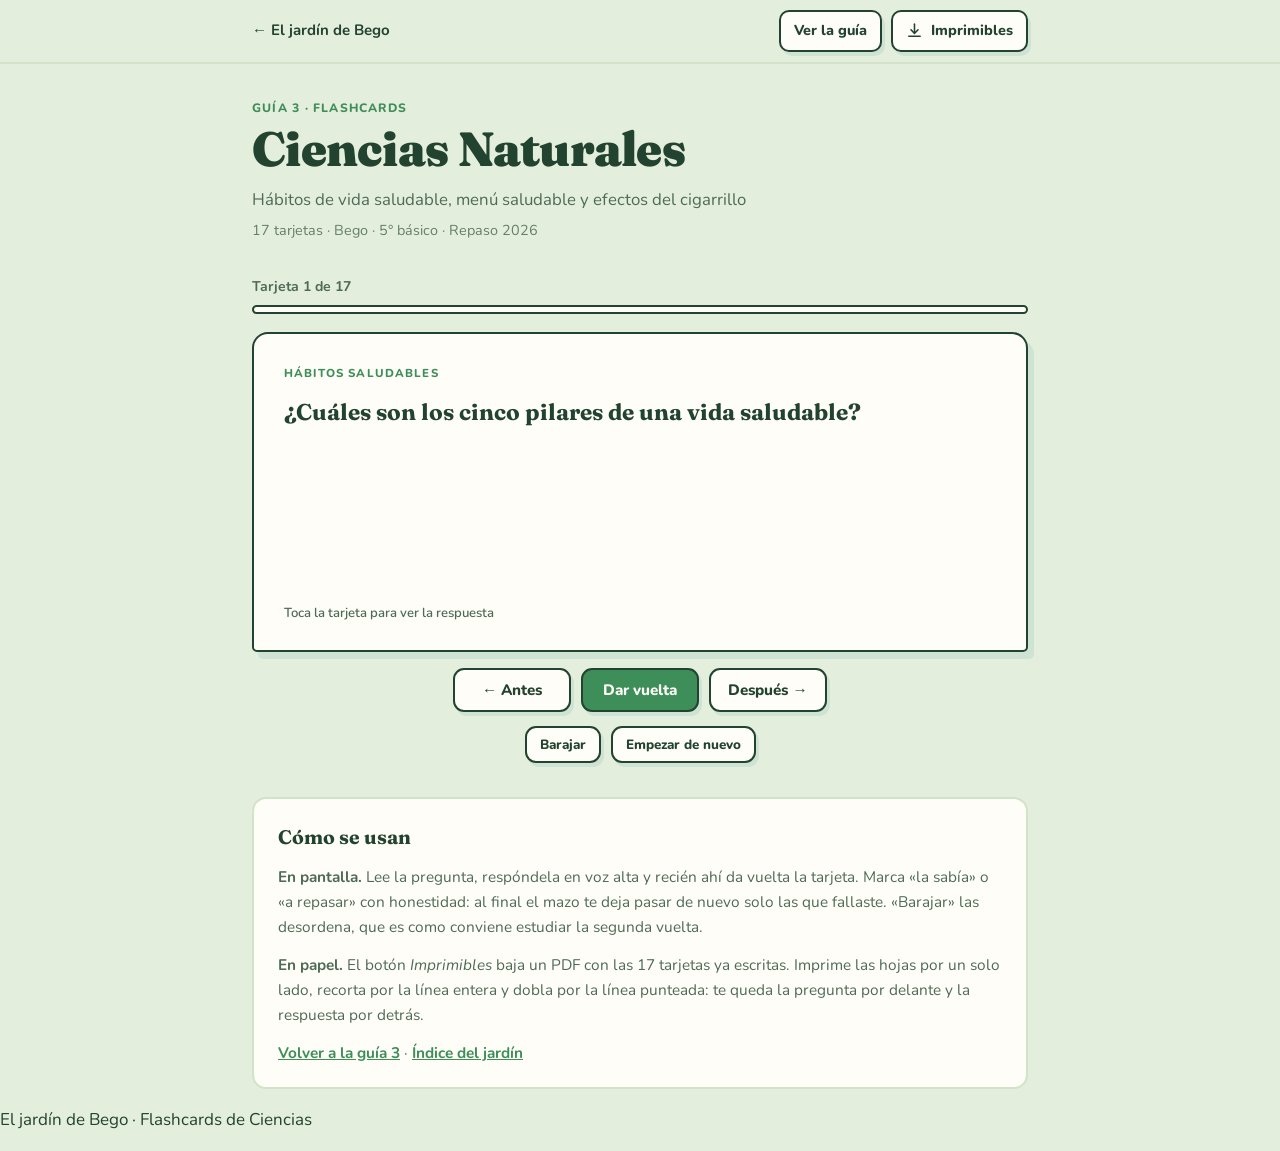
<file: flashcards-03-Ciencias.html>
<!DOCTYPE html>
<html lang="es-CL">
<head>
<meta charset="utf-8">
<meta name="viewport" content="width=device-width, initial-scale=1">
<meta name="robots" content="noindex, nofollow">
<title>Flashcards de Ciencias · El jardín de Bego</title>
<link rel="icon" href="data:image/svg+xml,%3Csvg xmlns=%22http://www.w3.org/2000/svg%22 viewBox=%220 0 100 100%22%3E%3Ctext y=%22.9em%22 font-size=%2290%22%3E🌷%3C/text%3E%3C/svg%3E">
<link rel="preconnect" href="https://fonts.googleapis.com">
<link rel="preconnect" href="https://fonts.gstatic.com" crossorigin>
<link href="https://fonts.googleapis.com/css2?family=Fraunces:opsz,wght@9..144,500;9..144,700;9..144,900&family=Nunito:wght@400;600;800&display=swap" rel="stylesheet">
<link rel="stylesheet" href="./guia.css">
<link rel="stylesheet" href="./flashcards.css">
</head>
<body class="g-cien cuerpo-tarjetas">

<header class="barra">
  <div class="envoltura">
    <a class="volver" href="./index.html">&larr; El jardín de Bego</a>
    <span class="acciones-barra">
      <a class="descargar" href="./03-Ciencias.html">Ver la guía</a>
      <a class="descargar" href="./flashcards-03-Ciencias.pdf" download="El jardin de Bego - Flashcards Ciencias.pdf"><svg viewBox="0 0 24 24" fill="none" stroke="currentColor" stroke-width="2.2" stroke-linecap="round" stroke-linejoin="round" aria-hidden="true"><path d="M12 3v12"/><path d="m7 11 5 5 5-5"/><path d="M4 20h16"/></svg> Imprimibles</a>
    </span>
  </div>
</header>

<main class="envoltura">
  <div class="encabezado">
    <div class="num">Guía 3 · Flashcards</div>
    <h1>Ciencias Naturales</h1>
    <p class="lema">Hábitos de vida saludable, menú saludable y efectos del cigarrillo</p>
    <p class="credito">17 tarjetas · Bego · 5° básico · Repaso 2026</p>
  </div>

  <section class="mazo" aria-label="Mazo de tarjetas">
    <div class="mazo-datos">
      <span id="posicion">Tarjeta 1 de 17</span>
      <span id="marcador" class="marcador-mazo"></span>
    </div>
    <div class="progreso"><i id="avance"></i></div>

    <div class="tarjeta" id="tarjeta" tabindex="0" role="button" aria-live="polite"
         aria-label="Tarjeta. Toca o aprieta la barra espaciadora para darla vuelta.">
      <div class="giro" id="giro">
        <div class="lado frente">
          <span class="etiqueta" id="tema-frente"></span>
          <p class="texto" id="pregunta"></p>
          <span class="pista">Toca la tarjeta para ver la respuesta</span>
        </div>
        <div class="lado reverso">
          <span class="etiqueta">Respuesta</span>
          <p class="texto respuesta" id="respuesta"></p>
        </div>
      </div>
    </div>

    <div class="juicio" id="juicio" hidden>
      <button type="button" class="boton bien" id="btn-bien">La sabía</button>
      <button type="button" class="boton mal" id="btn-mal">A repasar</button>
    </div>

    <div class="controles">
      <button type="button" class="boton" id="btn-antes" aria-label="Tarjeta anterior">&larr; Antes</button>
      <button type="button" class="boton principal" id="btn-voltear">Dar vuelta</button>
      <button type="button" class="boton" id="btn-sigue" aria-label="Tarjeta siguiente">Después &rarr;</button>
    </div>

    <div class="extras-mazo">
      <button type="button" class="boton chico" id="btn-barajar">Barajar</button>
      <button type="button" class="boton chico" id="btn-reiniciar">Empezar de nuevo</button>
    </div>

    <div class="resumen" id="resumen" hidden>
      <h2 id="resumen-titulo"></h2>
      <p id="resumen-texto"></p>
      <div class="extras-mazo">
        <button type="button" class="boton principal" id="btn-repasar" hidden>Repasar las que fallé</button>
        <button type="button" class="boton" id="btn-otra-vez">Pasar todas de nuevo</button>
      </div>
    </div>
  </section>

  <section class="instrucciones">
    <h2>Cómo se usan</h2>
    <p><strong>En pantalla.</strong> Lee la pregunta, respóndela en voz alta y recién ahí da vuelta la
    tarjeta. Marca «la sabía» o «a repasar» con honestidad: al final el mazo te deja pasar de nuevo
    solo las que fallaste. «Barajar» las desordena, que es como conviene estudiar la segunda vuelta.</p>
    <p><strong>En papel.</strong> El botón <em>Imprimibles</em> baja un PDF con las 17 tarjetas ya
    escritas. Imprime las hojas por un solo lado, recorta por la línea entera y dobla por la línea
    punteada: te queda la pregunta por delante y la respuesta por detrás.</p>
    <p class="volver-guia"><a href="./03-Ciencias.html">Volver a la guía 3</a> · <a href="./index.html">Índice del jardín</a></p>
  </section>
</main>

<footer class="cierre">
  <p>El jardín de Bego · Flashcards de Ciencias</p>
</footer>

<!-- Hoja para imprimir: invisible en pantalla, es la que sale en el PDF y en Ctrl+P -->
<div class="imprimible" aria-hidden="true">
  <div class="cabecera-impresa">
    <strong>Flashcards · Ciencias Naturales</strong>
    <span>Hábitos de vida saludable, menú saludable y efectos del cigarrillo · Bego · 5° básico</span>
    <span class="modo">Recorta por la línea entera y dobla por la punteada: la pregunta queda delante y la respuesta detrás.</span>
  </div>
  <div class="tira">
    <div class="cara pregunta">
      <span class="rotulo">Ciencias · tarjeta 1 de 17</span>
      <p class="linea">¿Cuáles son los cinco pilares de una vida saludable?</p>
      <span class="tema-impreso">Hábitos saludables</span>
    </div>
    <div class="cara respuesta">
      <span class="rotulo">Respuesta 1</span>
      <p class="linea">Alimentación equilibrada, actividad física, higiene, sueño e hidratación.</p>
    </div>
  </div>
  <div class="tira">
    <div class="cara pregunta">
      <span class="rotulo">Ciencias · tarjeta 2 de 17</span>
      <p class="linea">¿Cuánta actividad física necesitas al día y qué cuenta como actividad física?</p>
      <span class="tema-impreso">Hábitos saludables</span>
    </div>
    <div class="cara respuesta">
      <span class="rotulo">Respuesta 2</span>
      <p class="linea">Al menos 60 minutos diarios, que se pueden sumar durante el día. Cuenta cualquier movimiento que acelere la respiración: caminar al colegio, andar en bicicleta, bailar, subir escaleras o jugar en el recreo.</p>
    </div>
  </div>
  <div class="tira">
    <div class="cara pregunta">
      <span class="rotulo">Ciencias · tarjeta 3 de 17</span>
      <p class="linea">¿Cuántas horas hay que dormir a los 10–11 años y para qué sirve dormir?</p>
      <span class="tema-impreso">Hábitos saludables</span>
    </div>
    <div class="cara respuesta">
      <span class="rotulo">Respuesta 3</span>
      <p class="linea">Entre 9 y 11 horas cada noche. Mientras duermes, el cuerpo repara tejidos y el cerebro fija lo aprendido; por eso sin dormir bien cuesta concentrarse y memorizar.</p>
    </div>
  </div>
  <div class="tira">
    <div class="cara pregunta">
      <span class="rotulo">Ciencias · tarjeta 4 de 17</span>
      <p class="linea">¿Qué es el sedentarismo y qué provoca?</p>
      <span class="tema-impreso">Hábitos saludables</span>
    </div>
    <div class="cara respuesta">
      <span class="rotulo">Respuesta 4</span>
      <p class="linea">Es pasar casi todo el día sentada o acostada, moviéndose muy poco. Provoca sobrepeso, cansancio, dificultad para concentrarse y más riesgo de enfermedades cardiovasculares en la vida adulta.</p>
    </div>
  </div>
  <div class="tira">
    <div class="cara pregunta">
      <span class="rotulo">Ciencias · tarjeta 5 de 17</span>
      <p class="linea">¿Qué significa exactamente un sello negro «ALTO EN»?</p>
      <span class="tema-impreso">Alimentos y sellos</span>
    </div>
    <div class="cara respuesta">
      <span class="rotulo">Respuesta 5</span>
      <p class="linea">Que el producto supera el límite que fija la ley de azúcares, sodio, grasas saturadas o calorías. No dice «prohibido»: dice «consume poco y de vez en cuando».</p>
    </div>
  </div>
  <div class="tira">
    <div class="cara pregunta">
      <span class="rotulo">Ciencias · tarjeta 6 de 17</span>
      <p class="linea">¿Cuáles son los cuatro sellos chilenos y qué ley los estableció?</p>
      <span class="tema-impreso">Alimentos y sellos</span>
    </div>
    <div class="cara respuesta">
      <span class="rotulo">Respuesta 6</span>
      <p class="linea">ALTO EN AZÚCARES, ALTO EN SODIO, ALTO EN GRASAS SATURADAS y ALTO EN CALORÍAS. Los establece la Ley 20.606 de Etiquetado de Alimentos, que además prohíbe venderlos en los colegios.</p>
    </div>
  </div>
  <div class="tira">
    <div class="cara pregunta">
      <span class="rotulo">Ciencias · tarjeta 7 de 17</span>
      <p class="linea">¿Qué tres cosas hay que mirar para leer bien un envase?</p>
      <span class="tema-impreso">Alimentos y sellos</span>
    </div>
    <div class="cara respuesta apretada">
      <span class="rotulo">Respuesta 7</span>
      <p class="linea">1) Cuántos sellos tiene: mientras menos, mejor. 2) La lista de ingredientes, ordenada de mayor a menor: si el azúcar está entre los tres primeros, el producto tiene mucha azúcar. 3) La porción, porque la información no es del envase completo.</p>
    </div>
  </div>
  <div class="tira">
    <div class="cara pregunta">
      <span class="rotulo">Ciencias · tarjeta 8 de 17</span>
      <p class="linea">¿Qué grupo de alimentos aporta calcio y cuál aporta proteínas?</p>
      <span class="tema-impreso">Alimentos y sellos</span>
    </div>
    <div class="cara respuesta">
      <span class="rotulo">Respuesta 8</span>
      <p class="linea">El calcio viene de los lácteos (leche, yogur, quesillo) y forma huesos y dientes. Las proteínas vienen de carnes, pescados, huevos y legumbres, y sirven para crecer y reparar tejidos.</p>
    </div>
  </div>
  <div class="tira">
    <div class="cara pregunta">
      <span class="rotulo">Ciencias · tarjeta 9 de 17</span>
      <p class="linea">¿Cómo se arma un plato según el modelo del plato saludable?</p>
      <span class="tema-impreso">Menú saludable</span>
    </div>
    <div class="cara respuesta">
      <span class="rotulo">Respuesta 9</span>
      <p class="linea">La mitad (1/2) verduras y frutas de varios colores, un cuarto (1/4) cereales, papas o legumbres, y un cuarto (1/4) proteínas. Al lado, siempre un vaso de agua: 1/2 + 1/4 + 1/4 = 1 plato completo.</p>
    </div>
  </div>
  <div class="tira">
    <div class="cara pregunta">
      <span class="rotulo">Ciencias · tarjeta 10 de 17</span>
      <p class="linea">Nombra tres errores frecuentes al armar un menú.</p>
      <span class="tema-impreso">Menú saludable</span>
    </div>
    <div class="cara respuesta apretada">
      <span class="rotulo">Respuesta 10</span>
      <p class="linea">Poner arroz y papas juntos, porque son del mismo grupo y ocupan dos veces el mismo cuarto; reemplazar el agua por jugo envasado, que suele llevar sello ALTO EN AZÚCARES; olvidar la fruta; y creer que «light» o «natural» significa «sin sellos».</p>
    </div>
  </div>
  <div class="tira">
    <div class="cara pregunta">
      <span class="rotulo">Ciencias · tarjeta 11 de 17</span>
      <p class="linea">¿Cuáles son las tres sustancias más dañinas del humo del cigarrillo y qué hace cada una?</p>
      <span class="tema-impreso">El cigarrillo</span>
    </div>
    <div class="cara respuesta">
      <span class="rotulo">Respuesta 11</span>
      <p class="linea">Nicotina: produce adicción y acelera el corazón. Alquitrán: se deposita en los pulmones, destruye los cilios y es la principal causa del cáncer pulmonar. Monóxido de carbono: ocupa en la sangre el lugar del oxígeno.</p>
    </div>
  </div>
  <div class="tira">
    <div class="cara pregunta">
      <span class="rotulo">Ciencias · tarjeta 12 de 17</span>
      <p class="linea">¿Por qué es tan difícil dejar de fumar?</p>
      <span class="tema-impreso">El cigarrillo</span>
    </div>
    <div class="cara respuesta">
      <span class="rotulo">Respuesta 12</span>
      <p class="linea">Por la nicotina, que produce adicción: el cuerpo se acostumbra y empieza a necesitarla, así que la persona no puede dejarlo aunque quiera.</p>
    </div>
  </div>
  <div class="tira">
    <div class="cara pregunta">
      <span class="rotulo">Ciencias · tarjeta 13 de 17</span>
      <p class="linea">¿Cómo daña el cigarrillo el sistema respiratorio?</p>
      <span class="tema-impreso">El cigarrillo</span>
    </div>
    <div class="cara respuesta">
      <span class="rotulo">Respuesta 13</span>
      <p class="linea">Los cilios de la tráquea y los bronquios dejan de moverse, así que el polvo y los microbios se quedan adentro. Aparecen tos crónica y bronquitis y, con los años, enfisema y cáncer pulmonar. Los alvéolos pierden elasticidad.</p>
    </div>
  </div>
  <div class="tira">
    <div class="cara pregunta">
      <span class="rotulo">Ciencias · tarjeta 14 de 17</span>
      <p class="linea">¿Cómo daña el cigarrillo el sistema circulatorio?</p>
      <span class="tema-impreso">El cigarrillo</span>
    </div>
    <div class="cara respuesta">
      <span class="rotulo">Respuesta 14</span>
      <p class="linea">Las arterias se estrechan y se endurecen, sube la presión arterial y aumenta el riesgo de infarto y de accidente cerebrovascular. Además la sangre transporta menos oxígeno por el monóxido de carbono.</p>
    </div>
  </div>
  <div class="tira">
    <div class="cara pregunta">
      <span class="rotulo">Ciencias · tarjeta 15 de 17</span>
      <p class="linea">¿Qué es un fumador pasivo y por qué es un problema para los niños?</p>
      <span class="tema-impreso">El cigarrillo</span>
    </div>
    <div class="cara respuesta">
      <span class="rotulo">Respuesta 15</span>
      <p class="linea">Es quien respira el humo de otros sin fumar. Ese humo de segunda mano tiene las mismas sustancias tóxicas y en niños provoca más resfríos, otitis, bronquitis y crisis de asma.</p>
    </div>
  </div>
  <div class="tira">
    <div class="cara pregunta">
      <span class="rotulo">Ciencias · tarjeta 16 de 17</span>
      <p class="linea">¿Dónde prohíbe fumar la ley chilena (Ley 20.660)?</p>
      <span class="tema-impreso">El cigarrillo</span>
    </div>
    <div class="cara respuesta">
      <span class="rotulo">Respuesta 16</span>
      <p class="linea">En espacios cerrados de uso público, en establecimientos educacionales —incluidos los patios de los colegios—, en centros de salud y en el transporte público. También obliga a poner imágenes de advertencia en los envases.</p>
    </div>
  </div>
  <div class="tira">
    <div class="cara pregunta">
      <span class="rotulo">Ciencias · tarjeta 17 de 17</span>
      <p class="linea">Nombra tres estrategias para rechazar un cigarrillo.</p>
      <span class="tema-impreso">El cigarrillo</span>
    </div>
    <div class="cara respuesta apretada">
      <span class="rotulo">Respuesta 17</span>
      <p class="linea">Decir que no directamente, sin explicaciones largas («No, gracias»); dar una razón propia («entreno y no quiero quedarme sin aire»); cambiar de tema o de lugar; estar con amigos que tampoco fuman; y contarle a un adulto de confianza si la presión se repite.</p>
    </div>
  </div>
</div>

<script>
const TARJETAS = [{"tema": "Hábitos saludables", "p": "¿Cuáles son los cinco pilares de una vida saludable?", "r": "Alimentación equilibrada, actividad física, higiene, sueño e hidratación."}, {"tema": "Hábitos saludables", "p": "¿Cuánta actividad física necesitas al día y qué cuenta como actividad física?", "r": "Al menos 60 minutos diarios, que se pueden sumar durante el día. Cuenta cualquier movimiento que acelere la respiración: caminar al colegio, andar en bicicleta, bailar, subir escaleras o jugar en el recreo."}, {"tema": "Hábitos saludables", "p": "¿Cuántas horas hay que dormir a los 10–11 años y para qué sirve dormir?", "r": "Entre 9 y 11 horas cada noche. Mientras duermes, el cuerpo repara tejidos y el cerebro fija lo aprendido; por eso sin dormir bien cuesta concentrarse y memorizar."}, {"tema": "Hábitos saludables", "p": "¿Qué es el sedentarismo y qué provoca?", "r": "Es pasar casi todo el día sentada o acostada, moviéndose muy poco. Provoca sobrepeso, cansancio, dificultad para concentrarse y más riesgo de enfermedades cardiovasculares en la vida adulta."}, {"tema": "Alimentos y sellos", "p": "¿Qué significa exactamente un sello negro «ALTO EN»?", "r": "Que el producto supera el límite que fija la ley de azúcares, sodio, grasas saturadas o calorías. No dice «prohibido»: dice «consume poco y de vez en cuando»."}, {"tema": "Alimentos y sellos", "p": "¿Cuáles son los cuatro sellos chilenos y qué ley los estableció?", "r": "ALTO EN AZÚCARES, ALTO EN SODIO, ALTO EN GRASAS SATURADAS y ALTO EN CALORÍAS. Los establece la Ley 20.606 de Etiquetado de Alimentos, que además prohíbe venderlos en los colegios."}, {"tema": "Alimentos y sellos", "p": "¿Qué tres cosas hay que mirar para leer bien un envase?", "r": "1) Cuántos sellos tiene: mientras menos, mejor. 2) La lista de ingredientes, ordenada de mayor a menor: si el azúcar está entre los tres primeros, el producto tiene mucha azúcar. 3) La porción, porque la información no es del envase completo."}, {"tema": "Alimentos y sellos", "p": "¿Qué grupo de alimentos aporta calcio y cuál aporta proteínas?", "r": "El calcio viene de los lácteos (leche, yogur, quesillo) y forma huesos y dientes. Las proteínas vienen de carnes, pescados, huevos y legumbres, y sirven para crecer y reparar tejidos."}, {"tema": "Menú saludable", "p": "¿Cómo se arma un plato según el modelo del plato saludable?", "r": "La mitad (1/2) verduras y frutas de varios colores, un cuarto (1/4) cereales, papas o legumbres, y un cuarto (1/4) proteínas. Al lado, siempre un vaso de agua: 1/2 + 1/4 + 1/4 = 1 plato completo."}, {"tema": "Menú saludable", "p": "Nombra tres errores frecuentes al armar un menú.", "r": "Poner arroz y papas juntos, porque son del mismo grupo y ocupan dos veces el mismo cuarto; reemplazar el agua por jugo envasado, que suele llevar sello ALTO EN AZÚCARES; olvidar la fruta; y creer que «light» o «natural» significa «sin sellos»."}, {"tema": "El cigarrillo", "p": "¿Cuáles son las tres sustancias más dañinas del humo del cigarrillo y qué hace cada una?", "r": "Nicotina: produce adicción y acelera el corazón. Alquitrán: se deposita en los pulmones, destruye los cilios y es la principal causa del cáncer pulmonar. Monóxido de carbono: ocupa en la sangre el lugar del oxígeno."}, {"tema": "El cigarrillo", "p": "¿Por qué es tan difícil dejar de fumar?", "r": "Por la nicotina, que produce adicción: el cuerpo se acostumbra y empieza a necesitarla, así que la persona no puede dejarlo aunque quiera."}, {"tema": "El cigarrillo", "p": "¿Cómo daña el cigarrillo el sistema respiratorio?", "r": "Los cilios de la tráquea y los bronquios dejan de moverse, así que el polvo y los microbios se quedan adentro. Aparecen tos crónica y bronquitis y, con los años, enfisema y cáncer pulmonar. Los alvéolos pierden elasticidad."}, {"tema": "El cigarrillo", "p": "¿Cómo daña el cigarrillo el sistema circulatorio?", "r": "Las arterias se estrechan y se endurecen, sube la presión arterial y aumenta el riesgo de infarto y de accidente cerebrovascular. Además la sangre transporta menos oxígeno por el monóxido de carbono."}, {"tema": "El cigarrillo", "p": "¿Qué es un fumador pasivo y por qué es un problema para los niños?", "r": "Es quien respira el humo de otros sin fumar. Ese humo de segunda mano tiene las mismas sustancias tóxicas y en niños provoca más resfríos, otitis, bronquitis y crisis de asma."}, {"tema": "El cigarrillo", "p": "¿Dónde prohíbe fumar la ley chilena (Ley 20.660)?", "r": "En espacios cerrados de uso público, en establecimientos educacionales —incluidos los patios de los colegios—, en centros de salud y en el transporte público. También obliga a poner imágenes de advertencia en los envases."}, {"tema": "El cigarrillo", "p": "Nombra tres estrategias para rechazar un cigarrillo.", "r": "Decir que no directamente, sin explicaciones largas («No, gracias»); dar una razón propia («entreno y no quiero quedarme sin aire»); cambiar de tema o de lugar; estar con amigos que tampoco fuman; y contarle a un adulto de confianza si la presión se repite."}];
const ASIGNATURA = "Ciencias";

(function () {
  const $ = (id) => document.getElementById(id);
  const tarjeta = $("tarjeta"), giro = $("giro");
  const elPregunta = $("pregunta"), elRespuesta = $("respuesta"), elTema = $("tema-frente");
  const elPos = $("posicion"), elMarcador = $("marcador"), elAvance = $("avance");
  const juicio = $("juicio"), resumen = $("resumen"), mazo = document.querySelector(".mazo");

  let orden = [], i = 0, vuelta = false, sabidas = new Set(), fallidas = new Set();

  const barajar = (a) => { for (let k = a.length - 1; k > 0; k--) { const j = Math.floor(Math.random() * (k + 1)); [a[k], a[j]] = [a[j], a[k]]; } return a; };

  function arrancar(indices, mezclar) {
    orden = mezclar ? barajar(indices.slice()) : indices.slice();
    i = 0; vuelta = false; sabidas = new Set(); fallidas = new Set();
    resumen.hidden = true;
    mazo.classList.remove("terminado");
    pintar();
  }

  function pintar() {
    const t = TARJETAS[orden[i]];
    giro.classList.remove("volteada");
    vuelta = false;
    elTema.textContent = t.tema || ASIGNATURA;
    elPregunta.textContent = t.p;
    elRespuesta.textContent = t.r;
    elPos.textContent = "Tarjeta " + (i + 1) + " de " + orden.length;
    elMarcador.textContent = sabidas.size ? sabidas.size + " sabidas · " + fallidas.size + " a repasar" : "";
    elAvance.style.width = ((i) / orden.length * 100) + "%";
    juicio.hidden = true;
    $("btn-voltear").textContent = "Dar vuelta";
    tarjeta.setAttribute("aria-label", "Pregunta: " + t.p);
  }

  function voltear() {
    vuelta = !vuelta;
    giro.classList.toggle("volteada", vuelta);
    juicio.hidden = !vuelta;
    $("btn-voltear").textContent = vuelta ? "Ver la pregunta" : "Dar vuelta";
    if (vuelta) tarjeta.setAttribute("aria-label", "Respuesta: " + TARJETAS[orden[i]].r);
  }

  function avanzar(paso) {
    const siguiente = i + paso;
    if (siguiente < 0) return;
    if (siguiente >= orden.length) { terminar(); return; }
    i = siguiente; pintar();
  }

  function juzgar(bien) {
    const id = orden[i];
    if (bien) { sabidas.add(id); fallidas.delete(id); } else { fallidas.add(id); sabidas.delete(id); }
    avanzar(1);
  }

  function terminar() {
    mazo.classList.add("terminado");
    resumen.hidden = false;
    elAvance.style.width = "100%";
    elPos.textContent = "Mazo terminado";
    elMarcador.textContent = "";
    const total = orden.length, bien = sabidas.size, mal = fallidas.size;
    $("resumen-titulo").textContent = mal === 0 && bien > 0 ? "¡Te las sabías todas!" : "Fin del mazo";
    $("resumen-texto").textContent = bien + " de " + total + " marcadas como sabidas" +
      (mal ? " y " + mal + " para repasar." : ".") +
      (bien + mal < total ? " Las que no marcaste quedaron sin puntuar." : "");
    $("btn-repasar").hidden = mal === 0;
    resumen.scrollIntoView({ behavior: "smooth", block: "nearest" });
  }

  tarjeta.addEventListener("click", voltear);
  tarjeta.addEventListener("keydown", (ev) => {
    if (ev.key === " " || ev.key === "Enter") { ev.preventDefault(); voltear(); }
  });
  $("btn-voltear").addEventListener("click", voltear);
  $("btn-antes").addEventListener("click", () => avanzar(-1));
  $("btn-sigue").addEventListener("click", () => avanzar(1));
  $("btn-bien").addEventListener("click", () => juzgar(true));
  $("btn-mal").addEventListener("click", () => juzgar(false));
  $("btn-barajar").addEventListener("click", () => arrancar(TARJETAS.map((_, k) => k), true));
  $("btn-reiniciar").addEventListener("click", () => arrancar(TARJETAS.map((_, k) => k), false));
  $("btn-otra-vez").addEventListener("click", () => arrancar(TARJETAS.map((_, k) => k), true));
  $("btn-repasar").addEventListener("click", () => arrancar(Array.from(fallidas), true));

  document.addEventListener("keydown", (ev) => {
    if (ev.target.tagName === "BUTTON" && ev.key === " ") return;
    if (ev.key === "ArrowRight") avanzar(1);
    else if (ev.key === "ArrowLeft") avanzar(-1);
    else if (ev.key === " " && ev.target === document.body) { ev.preventDefault(); voltear(); }
  });

  arrancar(TARJETAS.map((_, k) => k), false);
})();

</script>
</body>
</html>
</file>
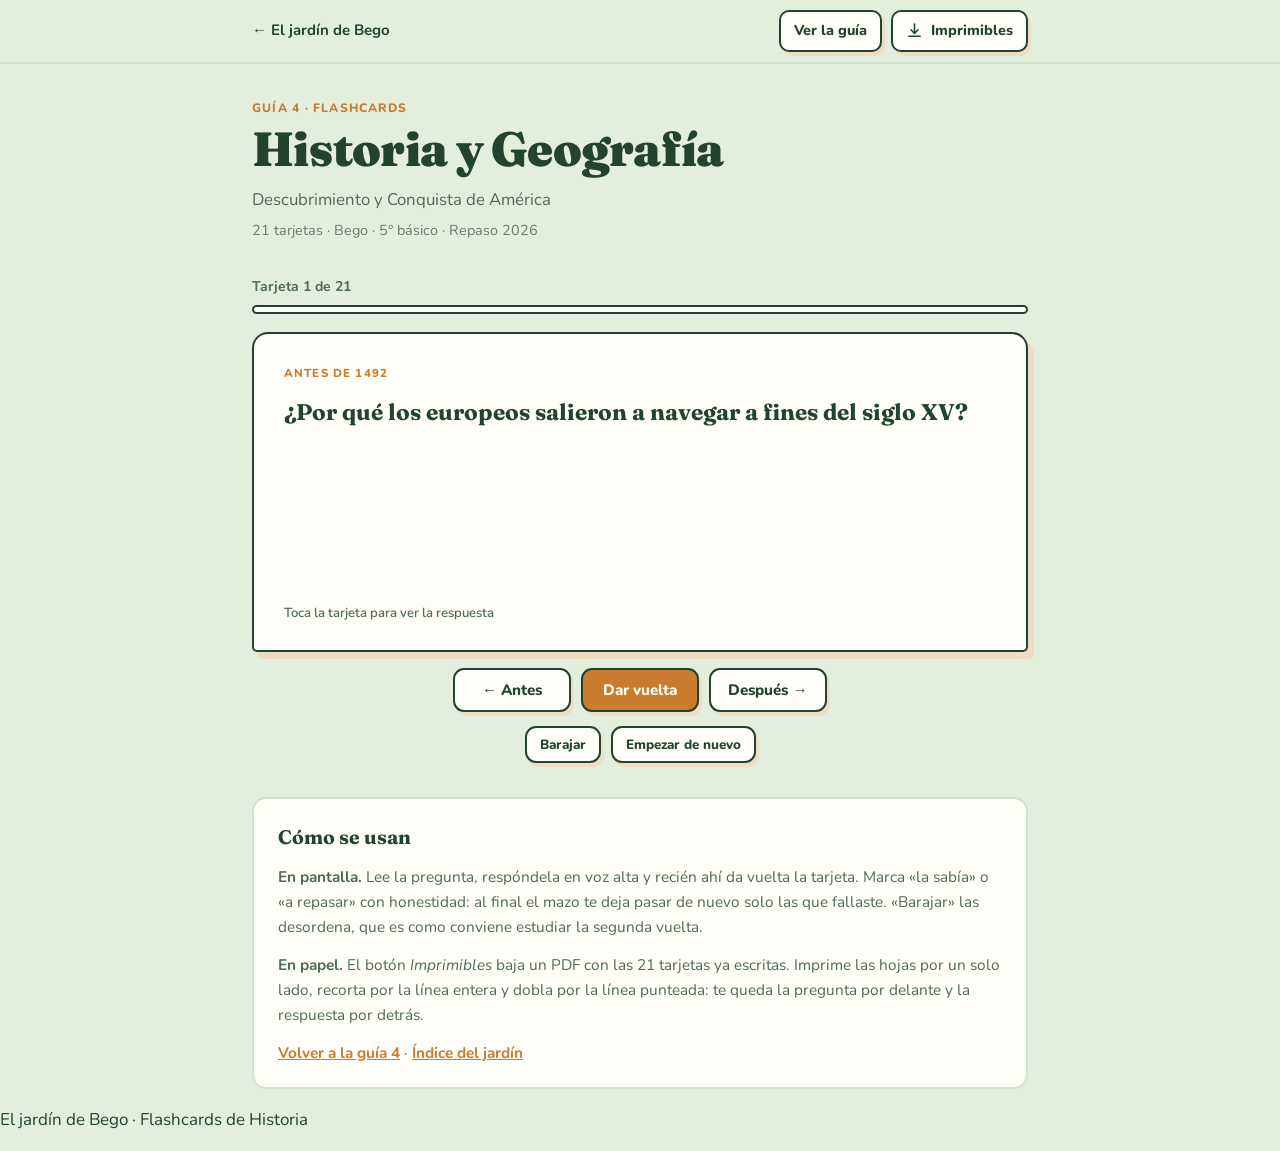
<file: flashcards-04-Historia.html>
<!DOCTYPE html>
<html lang="es-CL">
<head>
<meta charset="utf-8">
<meta name="viewport" content="width=device-width, initial-scale=1">
<meta name="robots" content="noindex, nofollow">
<title>Flashcards de Historia · El jardín de Bego</title>
<link rel="icon" href="data:image/svg+xml,%3Csvg xmlns=%22http://www.w3.org/2000/svg%22 viewBox=%220 0 100 100%22%3E%3Ctext y=%22.9em%22 font-size=%2290%22%3E🌷%3C/text%3E%3C/svg%3E">
<link rel="preconnect" href="https://fonts.googleapis.com">
<link rel="preconnect" href="https://fonts.gstatic.com" crossorigin>
<link href="https://fonts.googleapis.com/css2?family=Fraunces:opsz,wght@9..144,500;9..144,700;9..144,900&family=Nunito:wght@400;600;800&display=swap" rel="stylesheet">
<link rel="stylesheet" href="./guia.css">
<link rel="stylesheet" href="./flashcards.css">
</head>
<body class="g-hist cuerpo-tarjetas">

<header class="barra">
  <div class="envoltura">
    <a class="volver" href="./index.html">&larr; El jardín de Bego</a>
    <span class="acciones-barra">
      <a class="descargar" href="./04-Historia.html">Ver la guía</a>
      <a class="descargar" href="./flashcards-04-Historia.pdf" download="El jardin de Bego - Flashcards Historia.pdf"><svg viewBox="0 0 24 24" fill="none" stroke="currentColor" stroke-width="2.2" stroke-linecap="round" stroke-linejoin="round" aria-hidden="true"><path d="M12 3v12"/><path d="m7 11 5 5 5-5"/><path d="M4 20h16"/></svg> Imprimibles</a>
    </span>
  </div>
</header>

<main class="envoltura">
  <div class="encabezado">
    <div class="num">Guía 4 · Flashcards</div>
    <h1>Historia y Geografía</h1>
    <p class="lema">Descubrimiento y Conquista de América</p>
    <p class="credito">21 tarjetas · Bego · 5° básico · Repaso 2026</p>
  </div>

  <section class="mazo" aria-label="Mazo de tarjetas">
    <div class="mazo-datos">
      <span id="posicion">Tarjeta 1 de 21</span>
      <span id="marcador" class="marcador-mazo"></span>
    </div>
    <div class="progreso"><i id="avance"></i></div>

    <div class="tarjeta" id="tarjeta" tabindex="0" role="button" aria-live="polite"
         aria-label="Tarjeta. Toca o aprieta la barra espaciadora para darla vuelta.">
      <div class="giro" id="giro">
        <div class="lado frente">
          <span class="etiqueta" id="tema-frente"></span>
          <p class="texto" id="pregunta"></p>
          <span class="pista">Toca la tarjeta para ver la respuesta</span>
        </div>
        <div class="lado reverso">
          <span class="etiqueta">Respuesta</span>
          <p class="texto respuesta" id="respuesta"></p>
        </div>
      </div>
    </div>

    <div class="juicio" id="juicio" hidden>
      <button type="button" class="boton bien" id="btn-bien">La sabía</button>
      <button type="button" class="boton mal" id="btn-mal">A repasar</button>
    </div>

    <div class="controles">
      <button type="button" class="boton" id="btn-antes" aria-label="Tarjeta anterior">&larr; Antes</button>
      <button type="button" class="boton principal" id="btn-voltear">Dar vuelta</button>
      <button type="button" class="boton" id="btn-sigue" aria-label="Tarjeta siguiente">Después &rarr;</button>
    </div>

    <div class="extras-mazo">
      <button type="button" class="boton chico" id="btn-barajar">Barajar</button>
      <button type="button" class="boton chico" id="btn-reiniciar">Empezar de nuevo</button>
    </div>

    <div class="resumen" id="resumen" hidden>
      <h2 id="resumen-titulo"></h2>
      <p id="resumen-texto"></p>
      <div class="extras-mazo">
        <button type="button" class="boton principal" id="btn-repasar" hidden>Repasar las que fallé</button>
        <button type="button" class="boton" id="btn-otra-vez">Pasar todas de nuevo</button>
      </div>
    </div>
  </section>

  <section class="instrucciones">
    <h2>Cómo se usan</h2>
    <p><strong>En pantalla.</strong> Lee la pregunta, respóndela en voz alta y recién ahí da vuelta la
    tarjeta. Marca «la sabía» o «a repasar» con honestidad: al final el mazo te deja pasar de nuevo
    solo las que fallaste. «Barajar» las desordena, que es como conviene estudiar la segunda vuelta.</p>
    <p><strong>En papel.</strong> El botón <em>Imprimibles</em> baja un PDF con las 21 tarjetas ya
    escritas. Imprime las hojas por un solo lado, recorta por la línea entera y dobla por la línea
    punteada: te queda la pregunta por delante y la respuesta por detrás.</p>
    <p class="volver-guia"><a href="./04-Historia.html">Volver a la guía 4</a> · <a href="./index.html">Índice del jardín</a></p>
  </section>
</main>

<footer class="cierre">
  <p>El jardín de Bego · Flashcards de Historia</p>
</footer>

<!-- Hoja para imprimir: invisible en pantalla, es la que sale en el PDF y en Ctrl+P -->
<div class="imprimible" aria-hidden="true">
  <div class="cabecera-impresa">
    <strong>Flashcards · Historia y Geografía</strong>
    <span>Descubrimiento y Conquista de América · Bego · 5° básico</span>
    <span class="modo">Recorta por la línea entera y dobla por la punteada: la pregunta queda delante y la respuesta detrás.</span>
  </div>
  <div class="tira">
    <div class="cara pregunta">
      <span class="rotulo">Historia · tarjeta 1 de 21</span>
      <p class="linea">¿Por qué los europeos salieron a navegar a fines del siglo XV?</p>
      <span class="tema-impreso">Antes de 1492</span>
    </div>
    <div class="cara respuesta apretada">
      <span class="rotulo">Respuesta 1</span>
      <p class="linea">Buscaban una nueva ruta hacia Asia para traer especias, seda y piedras preciosas. En 1453 cayó Constantinopla en manos de los turcos otomanos y se cerró la ruta terrestre, así que había que llegar por mar. También pesaron la religión y la competencia entre Portugal y Castilla.</p>
    </div>
  </div>
  <div class="tira">
    <div class="cara pregunta">
      <span class="rotulo">Historia · tarjeta 2 de 21</span>
      <p class="linea">Nombra tres avances técnicos que hicieron posibles los viajes y para qué servían.</p>
      <span class="tema-impreso">Antes de 1492</span>
    </div>
    <div class="cara respuesta apretada">
      <span class="rotulo">Respuesta 2</span>
      <p class="linea">La brújula indicaba el norte aunque no se vieran las estrellas; el astrolabio calculaba la latitud mirando el sol o las estrellas; la carabela era liviana y veloz y, con su vela latina triangular, podía navegar contra el viento. También los portulanos, mapas de costas y puertos.</p>
    </div>
  </div>
  <div class="tira">
    <div class="cara pregunta">
      <span class="rotulo">Historia · tarjeta 3 de 21</span>
      <p class="linea">¿Cuál fue el error de cálculo de Colón y qué consecuencia tuvo?</p>
      <span class="tema-impreso">Antes de 1492</span>
    </div>
    <div class="cara respuesta">
      <span class="rotulo">Respuesta 3</span>
      <p class="linea">Los sabios ya sabían que la Tierra era esférica; lo que Colón calculó mal fue su tamaño: creyó que Asia estaba mucho más cerca navegando hacia el oeste. Ese error lo llevó a un continente que los europeos no conocían.</p>
    </div>
  </div>
  <div class="tira">
    <div class="cara pregunta">
      <span class="rotulo">Historia · tarjeta 4 de 21</span>
      <p class="linea">¿Quiénes financiaron el viaje de Colón y con qué documento?</p>
      <span class="tema-impreso">Los viajes</span>
    </div>
    <div class="cara respuesta">
      <span class="rotulo">Respuesta 4</span>
      <p class="linea">Los Reyes Católicos, Isabel de Castilla y Fernando de Aragón, mediante las Capitulaciones de Santa Fe (1492), que le prometían títulos y parte de las riquezas.</p>
    </div>
  </div>
  <div class="tira">
    <div class="cara pregunta">
      <span class="rotulo">Historia · tarjeta 5 de 21</span>
      <p class="linea">¿Qué ocurrió el 12 de octubre de 1492 y en qué naves?</p>
      <span class="tema-impreso">Los viajes</span>
    </div>
    <div class="cara respuesta">
      <span class="rotulo">Respuesta 5</span>
      <p class="linea">Colón llegó a una isla del Caribe que sus habitantes llamaban Guanahaní y que él bautizó San Salvador. Había zarpado de Palos de la Frontera el 3 de agosto con la Santa María, la Pinta y la Niña.</p>
    </div>
  </div>
  <div class="tira">
    <div class="cara pregunta">
      <span class="rotulo">Historia · tarjeta 6 de 21</span>
      <p class="linea">Si Colón llegó primero, ¿por qué el continente se llama América?</p>
      <span class="tema-impreso">Los viajes</span>
    </div>
    <div class="cara respuesta">
      <span class="rotulo">Respuesta 6</span>
      <p class="linea">Por Américo Vespucio, el navegante que sostuvo que se trataba de tierras nuevas y no de Asia. Colón hizo cuatro viajes y murió en 1506 convencido de haber llegado a Asia.</p>
    </div>
  </div>
  <div class="tira">
    <div class="cara pregunta">
      <span class="rotulo">Historia · tarjeta 7 de 21</span>
      <p class="linea">¿Qué fue el Tratado de Tordesillas (1494) y qué consecuencia tiene hoy?</p>
      <span class="tema-impreso">Los viajes</span>
    </div>
    <div class="cara respuesta">
      <span class="rotulo">Respuesta 7</span>
      <p class="linea">Para evitar la guerra entre Portugal y Castilla, trazó una línea imaginaria en el Atlántico: lo que quedara al este sería portugués y al oeste, castellano. Por eso hoy en Brasil se habla portugués y en el resto de Sudamérica, español.</p>
    </div>
  </div>
  <div class="tira">
    <div class="cara pregunta">
      <span class="rotulo">Historia · tarjeta 8 de 21</span>
      <p class="linea">¿Quién dio la primera vuelta al mundo y qué relación tiene con Chile?</p>
      <span class="tema-impreso">Los viajes</span>
    </div>
    <div class="cara respuesta">
      <span class="rotulo">Respuesta 8</span>
      <p class="linea">La expedición de Fernando de Magallanes y Juan Sebastián Elcano, entre 1519 y 1522. En 1520 cruzaron el estrecho del extremo sur de Chile que hoy lleva el nombre de Magallanes. Él murió en Filipinas y Elcano completó el viaje.</p>
    </div>
  </div>
  <div class="tira">
    <div class="cara pregunta">
      <span class="rotulo">Historia · tarjeta 9 de 21</span>
      <p class="linea">¿Cuál es la diferencia entre descubrir y conquistar?</p>
      <span class="tema-impreso">La conquista</span>
    </div>
    <div class="cara respuesta">
      <span class="rotulo">Respuesta 9</span>
      <p class="linea">Descubrir es llegar a un territorio desconocido para uno. Conquistar es ocuparlo por la fuerza, someter a sus habitantes e imponerles una nueva forma de gobierno, religión y economía.</p>
    </div>
  </div>
  <div class="tira">
    <div class="cara pregunta">
      <span class="rotulo">Historia · tarjeta 10 de 21</span>
      <p class="linea">¿Quién conquistó a los aztecas y quién a los incas?</p>
      <span class="tema-impreso">La conquista</span>
    </div>
    <div class="cara respuesta">
      <span class="rotulo">Respuesta 10</span>
      <p class="linea">Hernán Cortés conquistó el Imperio Azteca de Moctezuma II, con Tenochtitlán como ciudad clave, en 1521. Francisco Pizarro conquistó el Imperio Inca de Atahualpa, en Cajamarca y luego el Cuzco, entre 1532 y 1533.</p>
    </div>
  </div>
  <div class="tira">
    <div class="cara pregunta">
      <span class="rotulo">Historia · tarjeta 11 de 21</span>
      <p class="linea">¿Por qué unos pocos españoles vencieron a imperios enormes?</p>
      <span class="tema-impreso">La conquista</span>
    </div>
    <div class="cara respuesta apretada">
      <span class="rotulo">Respuesta 11</span>
      <p class="linea">Por la suma de varias razones: armas de acero y de fuego, los caballos desconocidos en América, las alianzas con pueblos sometidos por aztecas e incas, los conflictos internos (los incas venían de una guerra civil) y, sobre todo, las enfermedades europeas como la viruela, que causaron más muertes que las guerras.</p>
    </div>
  </div>
  <div class="tira">
    <div class="cara pregunta">
      <span class="rotulo">Historia · tarjeta 12 de 21</span>
      <p class="linea">¿Qué fueron la encomienda y la mita?</p>
      <span class="tema-impreso">La conquista</span>
    </div>
    <div class="cara respuesta apretada">
      <span class="rotulo">Respuesta 12</span>
      <p class="linea">En la encomienda, un grupo de indígenas quedaba «encomendado» a un español que recibía su trabajo y su tributo y debía protegerlos y evangelizarlos; en la práctica fue trabajo forzado. La mita eran turnos obligatorios de trabajo, sobre todo en minas.</p>
    </div>
  </div>
  <div class="tira">
    <div class="cara pregunta">
      <span class="rotulo">Historia · tarjeta 13 de 21</span>
      <p class="linea">¿Quién fue Bartolomé de las Casas?</p>
      <span class="tema-impreso">La conquista</span>
    </div>
    <div class="cara respuesta">
      <span class="rotulo">Respuesta 13</span>
      <p class="linea">Un fraile que denunció ante la Corona los abusos contra los indígenas. Sus denuncias llevaron a dictar las Leyes Nuevas (1542), que en la práctica se cumplieron poco.</p>
    </div>
  </div>
  <div class="tira">
    <div class="cara pregunta">
      <span class="rotulo">Historia · tarjeta 14 de 21</span>
      <p class="linea">¿Qué pasó con la expedición de Almagro y qué fama le dejó a Chile?</p>
      <span class="tema-impreso">Conquista de Chile</span>
    </div>
    <div class="cara respuesta apretada">
      <span class="rotulo">Respuesta 14</span>
      <p class="linea">Diego de Almagro llegó desde el Perú entre 1535 y 1537 cruzando la cordillera por el paso de San Francisco. La travesía fue durísima, murieron muchos hombres de frío y hambre, y no encontró el oro que esperaba: volvió al Perú y Chile quedó con fama de tierra pobre.</p>
    </div>
  </div>
  <div class="tira">
    <div class="cara pregunta">
      <span class="rotulo">Historia · tarjeta 15 de 21</span>
      <p class="linea">¿Quién fundó Santiago, cuándo y dónde?</p>
      <span class="tema-impreso">Conquista de Chile</span>
    </div>
    <div class="cara respuesta apretada">
      <span class="rotulo">Respuesta 15</span>
      <p class="linea">Pedro de Valdivia, el 12 de febrero de 1541, con el nombre de Santiago del Nuevo Extremo, a los pies del cerro Huelén (hoy Santa Lucía), entre el río Mapocho y una rama del mismo. Lo acompañaba Inés de Suárez, la única mujer española de la expedición.</p>
    </div>
  </div>
  <div class="tira">
    <div class="cara pregunta">
      <span class="rotulo">Historia · tarjeta 16 de 21</span>
      <p class="linea">¿Qué ocurrió el 11 de septiembre de 1541?</p>
      <span class="tema-impreso">Conquista de Chile</span>
    </div>
    <div class="cara respuesta">
      <span class="rotulo">Respuesta 16</span>
      <p class="linea">Mientras Valdivia estaba fuera, el cacique Michimalonco atacó y destruyó casi por completo Santiago. Los sobrevivientes la reconstruyeron y resistieron años de hambre.</p>
    </div>
  </div>
  <div class="tira">
    <div class="cara pregunta">
      <span class="rotulo">Historia · tarjeta 17 de 21</span>
      <p class="linea">¿Qué fue la Guerra de Arauco y cuáles son sus cuatro hitos?</p>
      <span class="tema-impreso">Guerra de Arauco</span>
    </div>
    <div class="cara respuesta apretada">
      <span class="rotulo">Respuesta 17</span>
      <p class="linea">La resistencia del pueblo mapuche al sur del río Biobío durante más de tres siglos: el conflicto más largo de la historia de Chile. Tucapel (1553): muere Valdivia derrotado por Lautaro. 1557: muere Lautaro en Peteroa. 1558: ejecutan a Caupolicán. Curalaba (1598): los mapuche destruyen las ciudades del sur y el Biobío queda como frontera.</p>
    </div>
  </div>
  <div class="tira">
    <div class="cara pregunta">
      <span class="rotulo">Historia · tarjeta 18 de 21</span>
      <p class="linea">¿Qué es La Araucana y quién la escribió?</p>
      <span class="tema-impreso">Guerra de Arauco</span>
    </div>
    <div class="cara respuesta">
      <span class="rotulo">Respuesta 18</span>
      <p class="linea">Un poema épico sobre la Guerra de Arauco, escrito por el poeta soldado Alonso de Ercilla, que retrata con admiración a los guerreros mapuche. Es el primer gran texto literario sobre Chile.</p>
    </div>
  </div>
  <div class="tira">
    <div class="cara pregunta">
      <span class="rotulo">Historia · tarjeta 19 de 21</span>
      <p class="linea">¿Qué es el mestizaje y por qué importa para entender Chile hoy?</p>
      <span class="tema-impreso">Consecuencias</span>
    </div>
    <div class="cara respuesta apretada">
      <span class="rotulo">Respuesta 19</span>
      <p class="linea">Es la mezcla entre españoles e indígenas, de familias y también de cultura: idioma, comidas, fiestas y creencias. De ahí viene la mayoría de la gente en Chile. Palabras como guagua, cahuín, pilucho, poto, laucha, pololo, charqui y guata vienen del mapudungun y del quechua.</p>
    </div>
  </div>
  <div class="tira">
    <div class="cara pregunta">
      <span class="rotulo">Historia · tarjeta 20 de 21</span>
      <p class="linea">¿Qué productos se intercambiaron entre América y Europa?</p>
      <span class="tema-impreso">Consecuencias</span>
    </div>
    <div class="cara respuesta">
      <span class="rotulo">Respuesta 20</span>
      <p class="linea">De América a Europa: papa, maíz, tomate, cacao, poroto, ají, tabaco y quinua. De Europa a América: trigo, arroz, caña de azúcar, vid, caballo, vaca, oveja y gallina. Cambió la alimentación del mundo entero.</p>
    </div>
  </div>
  <div class="tira">
    <div class="cara pregunta">
      <span class="rotulo">Historia · tarjeta 21 de 21</span>
      <p class="linea">¿Qué consecuencias tuvo la conquista para los pueblos americanos?</p>
      <span class="tema-impreso">Consecuencias</span>
    </div>
    <div class="cara respuesta">
      <span class="rotulo">Respuesta 21</span>
      <p class="linea">Una enorme disminución de la población por las enfermedades, las guerras y el trabajo forzado; la pérdida de sus tierras; la imposición del catolicismo y del español; y la desaparición de muchas lenguas y costumbres.</p>
    </div>
  </div>
</div>

<script>
const TARJETAS = [{"tema": "Antes de 1492", "p": "¿Por qué los europeos salieron a navegar a fines del siglo XV?", "r": "Buscaban una nueva ruta hacia Asia para traer especias, seda y piedras preciosas. En 1453 cayó Constantinopla en manos de los turcos otomanos y se cerró la ruta terrestre, así que había que llegar por mar. También pesaron la religión y la competencia entre Portugal y Castilla."}, {"tema": "Antes de 1492", "p": "Nombra tres avances técnicos que hicieron posibles los viajes y para qué servían.", "r": "La brújula indicaba el norte aunque no se vieran las estrellas; el astrolabio calculaba la latitud mirando el sol o las estrellas; la carabela era liviana y veloz y, con su vela latina triangular, podía navegar contra el viento. También los portulanos, mapas de costas y puertos."}, {"tema": "Antes de 1492", "p": "¿Cuál fue el error de cálculo de Colón y qué consecuencia tuvo?", "r": "Los sabios ya sabían que la Tierra era esférica; lo que Colón calculó mal fue su tamaño: creyó que Asia estaba mucho más cerca navegando hacia el oeste. Ese error lo llevó a un continente que los europeos no conocían."}, {"tema": "Los viajes", "p": "¿Quiénes financiaron el viaje de Colón y con qué documento?", "r": "Los Reyes Católicos, Isabel de Castilla y Fernando de Aragón, mediante las Capitulaciones de Santa Fe (1492), que le prometían títulos y parte de las riquezas."}, {"tema": "Los viajes", "p": "¿Qué ocurrió el 12 de octubre de 1492 y en qué naves?", "r": "Colón llegó a una isla del Caribe que sus habitantes llamaban Guanahaní y que él bautizó San Salvador. Había zarpado de Palos de la Frontera el 3 de agosto con la Santa María, la Pinta y la Niña."}, {"tema": "Los viajes", "p": "Si Colón llegó primero, ¿por qué el continente se llama América?", "r": "Por Américo Vespucio, el navegante que sostuvo que se trataba de tierras nuevas y no de Asia. Colón hizo cuatro viajes y murió en 1506 convencido de haber llegado a Asia."}, {"tema": "Los viajes", "p": "¿Qué fue el Tratado de Tordesillas (1494) y qué consecuencia tiene hoy?", "r": "Para evitar la guerra entre Portugal y Castilla, trazó una línea imaginaria en el Atlántico: lo que quedara al este sería portugués y al oeste, castellano. Por eso hoy en Brasil se habla portugués y en el resto de Sudamérica, español."}, {"tema": "Los viajes", "p": "¿Quién dio la primera vuelta al mundo y qué relación tiene con Chile?", "r": "La expedición de Fernando de Magallanes y Juan Sebastián Elcano, entre 1519 y 1522. En 1520 cruzaron el estrecho del extremo sur de Chile que hoy lleva el nombre de Magallanes. Él murió en Filipinas y Elcano completó el viaje."}, {"tema": "La conquista", "p": "¿Cuál es la diferencia entre descubrir y conquistar?", "r": "Descubrir es llegar a un territorio desconocido para uno. Conquistar es ocuparlo por la fuerza, someter a sus habitantes e imponerles una nueva forma de gobierno, religión y economía."}, {"tema": "La conquista", "p": "¿Quién conquistó a los aztecas y quién a los incas?", "r": "Hernán Cortés conquistó el Imperio Azteca de Moctezuma II, con Tenochtitlán como ciudad clave, en 1521. Francisco Pizarro conquistó el Imperio Inca de Atahualpa, en Cajamarca y luego el Cuzco, entre 1532 y 1533."}, {"tema": "La conquista", "p": "¿Por qué unos pocos españoles vencieron a imperios enormes?", "r": "Por la suma de varias razones: armas de acero y de fuego, los caballos desconocidos en América, las alianzas con pueblos sometidos por aztecas e incas, los conflictos internos (los incas venían de una guerra civil) y, sobre todo, las enfermedades europeas como la viruela, que causaron más muertes que las guerras."}, {"tema": "La conquista", "p": "¿Qué fueron la encomienda y la mita?", "r": "En la encomienda, un grupo de indígenas quedaba «encomendado» a un español que recibía su trabajo y su tributo y debía protegerlos y evangelizarlos; en la práctica fue trabajo forzado. La mita eran turnos obligatorios de trabajo, sobre todo en minas."}, {"tema": "La conquista", "p": "¿Quién fue Bartolomé de las Casas?", "r": "Un fraile que denunció ante la Corona los abusos contra los indígenas. Sus denuncias llevaron a dictar las Leyes Nuevas (1542), que en la práctica se cumplieron poco."}, {"tema": "Conquista de Chile", "p": "¿Qué pasó con la expedición de Almagro y qué fama le dejó a Chile?", "r": "Diego de Almagro llegó desde el Perú entre 1535 y 1537 cruzando la cordillera por el paso de San Francisco. La travesía fue durísima, murieron muchos hombres de frío y hambre, y no encontró el oro que esperaba: volvió al Perú y Chile quedó con fama de tierra pobre."}, {"tema": "Conquista de Chile", "p": "¿Quién fundó Santiago, cuándo y dónde?", "r": "Pedro de Valdivia, el 12 de febrero de 1541, con el nombre de Santiago del Nuevo Extremo, a los pies del cerro Huelén (hoy Santa Lucía), entre el río Mapocho y una rama del mismo. Lo acompañaba Inés de Suárez, la única mujer española de la expedición."}, {"tema": "Conquista de Chile", "p": "¿Qué ocurrió el 11 de septiembre de 1541?", "r": "Mientras Valdivia estaba fuera, el cacique Michimalonco atacó y destruyó casi por completo Santiago. Los sobrevivientes la reconstruyeron y resistieron años de hambre."}, {"tema": "Guerra de Arauco", "p": "¿Qué fue la Guerra de Arauco y cuáles son sus cuatro hitos?", "r": "La resistencia del pueblo mapuche al sur del río Biobío durante más de tres siglos: el conflicto más largo de la historia de Chile. Tucapel (1553): muere Valdivia derrotado por Lautaro. 1557: muere Lautaro en Peteroa. 1558: ejecutan a Caupolicán. Curalaba (1598): los mapuche destruyen las ciudades del sur y el Biobío queda como frontera."}, {"tema": "Guerra de Arauco", "p": "¿Qué es La Araucana y quién la escribió?", "r": "Un poema épico sobre la Guerra de Arauco, escrito por el poeta soldado Alonso de Ercilla, que retrata con admiración a los guerreros mapuche. Es el primer gran texto literario sobre Chile."}, {"tema": "Consecuencias", "p": "¿Qué es el mestizaje y por qué importa para entender Chile hoy?", "r": "Es la mezcla entre españoles e indígenas, de familias y también de cultura: idioma, comidas, fiestas y creencias. De ahí viene la mayoría de la gente en Chile. Palabras como guagua, cahuín, pilucho, poto, laucha, pololo, charqui y guata vienen del mapudungun y del quechua."}, {"tema": "Consecuencias", "p": "¿Qué productos se intercambiaron entre América y Europa?", "r": "De América a Europa: papa, maíz, tomate, cacao, poroto, ají, tabaco y quinua. De Europa a América: trigo, arroz, caña de azúcar, vid, caballo, vaca, oveja y gallina. Cambió la alimentación del mundo entero."}, {"tema": "Consecuencias", "p": "¿Qué consecuencias tuvo la conquista para los pueblos americanos?", "r": "Una enorme disminución de la población por las enfermedades, las guerras y el trabajo forzado; la pérdida de sus tierras; la imposición del catolicismo y del español; y la desaparición de muchas lenguas y costumbres."}];
const ASIGNATURA = "Historia";

(function () {
  const $ = (id) => document.getElementById(id);
  const tarjeta = $("tarjeta"), giro = $("giro");
  const elPregunta = $("pregunta"), elRespuesta = $("respuesta"), elTema = $("tema-frente");
  const elPos = $("posicion"), elMarcador = $("marcador"), elAvance = $("avance");
  const juicio = $("juicio"), resumen = $("resumen"), mazo = document.querySelector(".mazo");

  let orden = [], i = 0, vuelta = false, sabidas = new Set(), fallidas = new Set();

  const barajar = (a) => { for (let k = a.length - 1; k > 0; k--) { const j = Math.floor(Math.random() * (k + 1)); [a[k], a[j]] = [a[j], a[k]]; } return a; };

  function arrancar(indices, mezclar) {
    orden = mezclar ? barajar(indices.slice()) : indices.slice();
    i = 0; vuelta = false; sabidas = new Set(); fallidas = new Set();
    resumen.hidden = true;
    mazo.classList.remove("terminado");
    pintar();
  }

  function pintar() {
    const t = TARJETAS[orden[i]];
    giro.classList.remove("volteada");
    vuelta = false;
    elTema.textContent = t.tema || ASIGNATURA;
    elPregunta.textContent = t.p;
    elRespuesta.textContent = t.r;
    elPos.textContent = "Tarjeta " + (i + 1) + " de " + orden.length;
    elMarcador.textContent = sabidas.size ? sabidas.size + " sabidas · " + fallidas.size + " a repasar" : "";
    elAvance.style.width = ((i) / orden.length * 100) + "%";
    juicio.hidden = true;
    $("btn-voltear").textContent = "Dar vuelta";
    tarjeta.setAttribute("aria-label", "Pregunta: " + t.p);
  }

  function voltear() {
    vuelta = !vuelta;
    giro.classList.toggle("volteada", vuelta);
    juicio.hidden = !vuelta;
    $("btn-voltear").textContent = vuelta ? "Ver la pregunta" : "Dar vuelta";
    if (vuelta) tarjeta.setAttribute("aria-label", "Respuesta: " + TARJETAS[orden[i]].r);
  }

  function avanzar(paso) {
    const siguiente = i + paso;
    if (siguiente < 0) return;
    if (siguiente >= orden.length) { terminar(); return; }
    i = siguiente; pintar();
  }

  function juzgar(bien) {
    const id = orden[i];
    if (bien) { sabidas.add(id); fallidas.delete(id); } else { fallidas.add(id); sabidas.delete(id); }
    avanzar(1);
  }

  function terminar() {
    mazo.classList.add("terminado");
    resumen.hidden = false;
    elAvance.style.width = "100%";
    elPos.textContent = "Mazo terminado";
    elMarcador.textContent = "";
    const total = orden.length, bien = sabidas.size, mal = fallidas.size;
    $("resumen-titulo").textContent = mal === 0 && bien > 0 ? "¡Te las sabías todas!" : "Fin del mazo";
    $("resumen-texto").textContent = bien + " de " + total + " marcadas como sabidas" +
      (mal ? " y " + mal + " para repasar." : ".") +
      (bien + mal < total ? " Las que no marcaste quedaron sin puntuar." : "");
    $("btn-repasar").hidden = mal === 0;
    resumen.scrollIntoView({ behavior: "smooth", block: "nearest" });
  }

  tarjeta.addEventListener("click", voltear);
  tarjeta.addEventListener("keydown", (ev) => {
    if (ev.key === " " || ev.key === "Enter") { ev.preventDefault(); voltear(); }
  });
  $("btn-voltear").addEventListener("click", voltear);
  $("btn-antes").addEventListener("click", () => avanzar(-1));
  $("btn-sigue").addEventListener("click", () => avanzar(1));
  $("btn-bien").addEventListener("click", () => juzgar(true));
  $("btn-mal").addEventListener("click", () => juzgar(false));
  $("btn-barajar").addEventListener("click", () => arrancar(TARJETAS.map((_, k) => k), true));
  $("btn-reiniciar").addEventListener("click", () => arrancar(TARJETAS.map((_, k) => k), false));
  $("btn-otra-vez").addEventListener("click", () => arrancar(TARJETAS.map((_, k) => k), true));
  $("btn-repasar").addEventListener("click", () => arrancar(Array.from(fallidas), true));

  document.addEventListener("keydown", (ev) => {
    if (ev.target.tagName === "BUTTON" && ev.key === " ") return;
    if (ev.key === "ArrowRight") avanzar(1);
    else if (ev.key === "ArrowLeft") avanzar(-1);
    else if (ev.key === " " && ev.target === document.body) { ev.preventDefault(); voltear(); }
  });

  arrancar(TARJETAS.map((_, k) => k), false);
})();

</script>
</body>
</html>
</file>
<file: guia.css>
/* Estilo compartido de las guías de "El jardín de Bego".
   Reutiliza los tokens de index.html. Editar aquí cambia las siete páginas. */
:root{
  --pasto:#E4EEDD;
  --pasto-hondo:#D3E2C9;
  --tinta:#22432F;
  --tinta-suave:#4E6B57;
  --papel:#FFFDF7;
  --begonia:#D6336C;
  --sol:#F3B93B;
  --tierra:#8C6239;

  --mate:#3D7DB8;
  --leng:#C2456E;
  --cien:#3E8E5A;
  --hist:#C97B2E;
  --ingl:#7A55A6;

  --display:"Fraunces",Georgia,"Times New Roman",serif;
  --texto:"Nunito","Trebuchet MS",Verdana,sans-serif;

  --acento:var(--tinta);
  --sombra:var(--pasto-hondo);
}
.g-plan{--acento:var(--tierra);--sombra:#E3D6C4}
.g-mate{--acento:var(--mate);--sombra:#CBDDEC}
.g-leng{--acento:var(--leng);--sombra:#EFD2DC}
.g-cien{--acento:var(--cien);--sombra:#CFE3D5}
.g-hist{--acento:var(--hist);--sombra:#EEDCC3}
.g-ingl{--acento:var(--ingl);--sombra:#DED2EC}
.g-eval{--acento:var(--begonia);--sombra:#EFD2DC}

*{box-sizing:border-box}
html{scroll-behavior:smooth}
body{
  margin:0;background:var(--pasto);color:var(--tinta);
  font-family:var(--texto);font-size:17px;line-height:1.65;
  -webkit-font-smoothing:antialiased;
}
.envoltura{max-width:820px;margin:0 auto;padding:0 22px}

/* ---------- barra superior ---------- */
.barra{
  position:sticky;top:0;z-index:20;
  background:rgba(228,238,221,.94);
  backdrop-filter:blur(6px);
  border-bottom:2px solid var(--pasto-hondo);
}
.barra .envoltura{
  display:flex;align-items:center;justify-content:space-between;gap:14px;
  padding-top:10px;padding-bottom:10px;
}
.volver{
  color:var(--tinta);text-decoration:none;font-weight:700;font-size:.94rem;
  display:inline-flex;align-items:center;gap:7px;
}
.volver:hover,.volver:focus-visible{color:var(--acento)}
.descargar{
  display:inline-flex;align-items:center;gap:8px;
  background:var(--papel);color:var(--tinta);
  border:2px solid var(--tinta);border-radius:10px;
  padding:7px 13px;font-weight:800;font-size:.9rem;text-decoration:none;
  box-shadow:3px 4px 0 var(--sombra);
  transition:transform .16s ease, box-shadow .16s ease;
  white-space:nowrap;
}
.descargar:hover,.descargar:focus-visible{
  transform:translate(-1px,-2px);box-shadow:5px 6px 0 var(--sombra);
  border-color:var(--acento);color:var(--acento);
}
.descargar svg{width:17px;height:17px;flex:none}

/* ---------- portada de la guía ---------- */
.encabezado{padding:34px 0 6px}
.num{
  font-size:.76rem;font-weight:800;letter-spacing:.1em;text-transform:uppercase;
  color:var(--acento);margin-bottom:6px;
}
.encabezado h1{
  font-family:var(--display);font-weight:900;
  font-size:clamp(1.8rem,5.6vw,3rem);line-height:1.04;
  margin:0 0 12px;letter-spacing:-.015em;
}
.lema{margin:0 0 6px;font-size:1.05rem;color:var(--tinta-suave);max-width:52ch}
.credito{margin:0;font-size:.9rem;color:var(--tinta-suave);opacity:.85}

/* ---------- cuerpo ---------- */
.contenido{
  background:var(--papel);border:2px solid var(--tinta);border-radius:16px;
  padding:26px 30px 32px;margin:22px 0 30px;
  box-shadow:6px 7px 0 var(--sombra);
}
.contenido>*:first-child{margin-top:0}
.contenido h1{
  font-family:var(--display);font-size:1.7rem;font-weight:900;
  margin:34px 0 12px;padding-bottom:8px;border-bottom:3px solid var(--pasto-hondo);
}
.contenido h2{
  font-family:var(--display);font-size:1.42rem;font-weight:700;
  margin:32px 0 10px;color:var(--acento);
}
.contenido h3{font-family:var(--display);font-size:1.14rem;font-weight:700;margin:22px 0 8px}
.contenido h4{font-size:1rem;font-weight:800;margin:18px 0 6px;color:var(--tinta-suave)}
.contenido p{margin:0 0 14px}
/* las líneas "______" para escribir a mano no tienen punto de corte:
   sin esto desbordan la pantalla en móvil */
.contenido p,.contenido li,.contenido td,.contenido th{overflow-wrap:anywhere}

.contenido ul,.contenido ol{margin:0 0 14px;padding-left:1.4em}
.contenido li{margin-bottom:6px}
.contenido li>ul,.contenido li>ol{margin-top:6px}
.contenido strong{font-weight:800}
.contenido hr{border:none;border-top:2px dashed var(--pasto-hondo);margin:26px 0}
.contenido a{color:var(--acento)}
.contenido code{
  background:var(--pasto);border-radius:5px;padding:1px 5px;font-size:.92em;
}

/* textos literarios y versos */
.contenido blockquote{
  margin:0 0 18px;padding:16px 20px;
  background:var(--pasto);border-left:5px solid var(--acento);border-radius:0 10px 10px 0;
}
.contenido blockquote p{margin:0 0 10px}
.contenido blockquote p:last-child{margin-bottom:0}

/* tablas */
.tabla-envoltura{overflow-x:auto;margin:0 0 18px;-webkit-overflow-scrolling:touch}
.contenido table{border-collapse:collapse;width:100%;font-size:.95rem;min-width:420px}
.contenido th,.contenido td{
  border:1px solid var(--pasto-hondo);padding:8px 11px;text-align:left;vertical-align:top;
}
.contenido thead th{background:var(--pasto);font-weight:800}
.contenido tbody tr:nth-child(even){background:rgba(228,238,221,.35)}

/* bloques "Ahora tú" */
.ahora{
  background:rgba(243,185,59,.11);
  border:2px dashed var(--sol);
  border-radius:12px;padding:16px 20px 6px;margin:20px 0 22px;
}
.ahora>h3{margin-top:0;color:var(--tierra)}

/* fotografías y láminas dentro de las guías */
.contenido figure{
  margin:22px 0 24px;padding:0;
}
.contenido figure img{
  display:block;max-width:100%;height:auto;margin:0 auto;
  border:2px solid var(--tinta);border-radius:12px;
  background:var(--pasto);
}
.contenido figcaption{
  margin-top:9px;font-size:.86rem;line-height:1.5;color:var(--tinta-suave);
  border-left:3px solid var(--pasto-hondo);padding-left:11px;
}
.contenido img{max-width:100%;height:auto}

/* vocabulario: palabras que el texto da por sabidas */
.palabras{
  background:rgba(61,125,184,.07);
  border:2px solid rgba(61,125,184,.32);
  border-radius:12px;padding:15px 20px 5px;margin:20px 0 22px;
}
.palabras>h4{
  margin:0 0 10px;font-family:var(--display);font-weight:700;
  font-size:1.02rem;color:var(--mate);letter-spacing:0;
}
.palabras p{margin:0 0 11px;font-size:.95rem}
.palabras p strong{color:var(--tinta)}

/* ---------- solucionario ---------- */
.solucionario{
  background:var(--papel);border:2px solid var(--begonia);border-radius:16px;
  margin:0 0 34px;overflow:hidden;
}
.solucionario>summary{
  cursor:pointer;list-style:none;
  padding:18px 22px;font-weight:800;
  display:flex;align-items:center;gap:12px;
  background:rgba(214,51,108,.07);color:var(--begonia);
}
.solucionario>summary::-webkit-details-marker{display:none}
.solucionario>summary:hover{background:rgba(214,51,108,.13)}
.solucionario>summary .aviso{font-weight:500;color:var(--tinta-suave);font-size:.9rem;display:block}
.solucionario>summary .flecha{margin-left:auto;transition:transform .2s ease;flex:none}
.solucionario[open]>summary .flecha{transform:rotate(180deg)}
.solucionario .cuerpo{padding:6px 26px 26px;border-top:2px dashed var(--pasto-hondo)}
.solucionario .cuerpo h1{font-size:1.45rem;border-bottom-color:rgba(214,51,108,.25)}
.solucionario .cuerpo h2{color:var(--begonia)}

/* ---------- pie ---------- */
.pie{padding:0 0 44px;display:flex;flex-wrap:wrap;gap:14px;align-items:center;justify-content:space-between}
.pie p{margin:0;font-size:.9rem;color:var(--tinta-suave)}

a:focus-visible,summary:focus-visible{outline:3px solid var(--acento);outline-offset:3px}

@media (max-width:560px){
  body{font-size:16px}
  .contenido{padding:20px 18px 24px;border-radius:12px}
  .solucionario .cuerpo{padding:6px 18px 20px}
  .barra .envoltura{padding-left:16px;padding-right:16px}
}

@media print{
  .barra,.pie{display:none}
  body{background:#fff}
  .contenido,.solucionario{border:none;box-shadow:none;padding:0}
  .solucionario .cuerpo{display:block !important}
}
</file>
<file: flashcards.css>
/* Flashcards de "El jardín de Bego".
   Se carga después de guia.css y reutiliza sus tokens (--acento, --papel, --sombra…).
   La misma página sirve para estudiar en pantalla y para imprimir: todo lo de
   pantalla desaparece al imprimir y aparece .imprimible, que es lo que sale en el PDF. */

[hidden]{display:none !important}
.acciones-barra{display:flex;align-items:center;gap:9px;flex-wrap:wrap;justify-content:flex-end}

/* ---------- mazo ---------- */
.mazo{margin:26px 0 8px}
.mazo-datos{
  display:flex;align-items:baseline;justify-content:space-between;gap:12px;
  font-size:.88rem;font-weight:700;color:var(--tinta-suave);margin-bottom:7px;
}
.marcador-mazo{font-weight:600}
.progreso{
  height:9px;background:var(--papel);border:2px solid var(--tinta);border-radius:99px;
  overflow:hidden;margin-bottom:18px;
}
.progreso i{display:block;height:100%;width:0;background:var(--acento);transition:width .25s ease}

.tarjeta{
  perspective:1400px;cursor:pointer;outline-offset:4px;
  margin-bottom:16px;
}
.giro{
  position:relative;transform-style:preserve-3d;
  transition:transform .5s cubic-bezier(.2,.8,.3,1);
  min-height:320px;
}
.giro.volteada{transform:rotateY(180deg)}
.lado{
  position:absolute;inset:0;backface-visibility:hidden;-webkit-backface-visibility:hidden;
  display:flex;flex-direction:column;justify-content:center;gap:14px;
  background:var(--papel);border:2px solid var(--tinta);border-radius:16px 16px 5px 5px;
  box-shadow:6px 7px 0 var(--sombra,var(--pasto-hondo));
  padding:30px 30px 26px;
}
.lado.reverso{transform:rotateY(180deg);background:#FFF9EE}
.etiqueta{
  font-size:.72rem;font-weight:800;letter-spacing:.1em;text-transform:uppercase;
  color:var(--acento);
}
.texto{
  margin:0;font-family:var(--display);font-size:1.42rem;line-height:1.35;font-weight:700;
}
.texto.respuesta{font-family:var(--texto);font-size:1.08rem;font-weight:600;line-height:1.55}
.pista{margin-top:auto;font-size:.82rem;color:var(--tinta-suave);font-weight:600}
.tarjeta:hover .lado{box-shadow:8px 10px 0 var(--sombra,var(--pasto-hondo))}

/* ---------- botones ---------- */
.boton{
  font-family:var(--texto);font-size:.95rem;font-weight:800;
  background:var(--papel);color:var(--tinta);
  border:2px solid var(--tinta);border-radius:11px;
  padding:10px 16px;cursor:pointer;
  box-shadow:3px 4px 0 var(--sombra,var(--pasto-hondo));
  transition:transform .14s ease,box-shadow .14s ease,color .14s ease,border-color .14s ease;
}
.boton:hover,.boton:focus-visible{
  transform:translate(-1px,-2px);box-shadow:5px 6px 0 var(--sombra,var(--pasto-hondo));
  color:var(--acento);border-color:var(--acento);
}
.boton:active{transform:translate(1px,1px);box-shadow:2px 2px 0 var(--sombra,var(--pasto-hondo))}
.boton.principal{background:var(--acento);color:var(--papel);border-color:var(--tinta)}
.boton.principal:hover,.boton.principal:focus-visible{color:var(--papel);border-color:var(--tinta)}
.boton.chico{font-size:.84rem;padding:7px 13px}
.boton.bien{border-color:var(--cien);color:var(--cien)}
.boton.mal{border-color:var(--begonia);color:var(--begonia)}

.controles{display:flex;gap:10px;justify-content:center;flex-wrap:wrap}
.controles .boton{min-width:118px}
.juicio{display:flex;gap:10px;justify-content:center;margin-bottom:14px;flex-wrap:wrap}
.extras-mazo{display:flex;gap:10px;justify-content:center;flex-wrap:wrap;margin-top:14px}

.mazo.terminado .tarjeta,.mazo.terminado .controles,.mazo.terminado .juicio,
.mazo.terminado>.extras-mazo{display:none}
.resumen{
  background:var(--papel);border:2px dashed var(--tinta);border-radius:14px;
  padding:26px 24px;text-align:center;margin-top:6px;
}
.resumen h2{font-family:var(--display);margin:0 0 8px;font-size:1.5rem}
.resumen p{margin:0;color:var(--tinta-suave)}

/* ---------- instrucciones ---------- */
.instrucciones{
  margin:34px 0 10px;background:var(--papel);border:2px solid var(--pasto-hondo);
  border-radius:14px;padding:22px 24px;
}
.instrucciones h2{font-family:var(--display);font-size:1.22rem;margin:0 0 10px}
.instrucciones p{margin:0 0 12px;font-size:.96rem;color:var(--tinta-suave)}
.instrucciones p:last-child{margin-bottom:0}
.volver-guia a{color:var(--acento);font-weight:700}

@media (max-width:560px){
  .texto{font-size:1.2rem}
  .lado{padding:22px 20px}
  .controles .boton{min-width:0;flex:1}
}
@media (prefers-reduced-motion:reduce){
  .giro{transition:none}
  .boton{transition:none}
}

/* ---------- hoja para imprimir ---------- */
.imprimible{display:none}

@page{size:A4;margin:11mm 10mm}

@media print{
  html,body{background:#fff;margin:0;padding:0}
  body>header,body>main,body>footer{display:none !important}
  .imprimible{display:block}

  .cabecera-impresa{
    margin:0 0 5mm;padding-bottom:2mm;border-bottom:1pt solid #999;
    font-family:Georgia,"Times New Roman",serif;color:#111;
  }
  .cabecera-impresa strong{display:block;font-size:12pt}
  .cabecera-impresa span{display:block;font-size:8pt;color:#444}
  .cabecera-impresa .modo{margin-top:1.5mm;font-style:italic}

  .tira{
    display:grid;grid-template-columns:1fr 1fr;
    height:57mm;width:100%;
    border:1pt solid #222;border-radius:1.5mm;
    margin:0 0 5mm;
    break-inside:avoid;page-break-inside:avoid;
    overflow:hidden;
  }
  .tira .cara{
    display:flex;flex-direction:column;justify-content:center;gap:2mm;
    padding:5mm 6mm;overflow:hidden;
  }
  .tira .cara.pregunta{border-right:1pt dashed #999}
  .tira .rotulo{
    font-family:Arial,Helvetica,sans-serif;font-size:6.5pt;font-weight:700;
    letter-spacing:.08em;text-transform:uppercase;color:#777;
  }
  .tira .linea{margin:0;color:#111}
  .tira .cara.pregunta .linea{
    font-family:Georgia,"Times New Roman",serif;font-size:12pt;font-weight:700;line-height:1.3;
  }
  .tira .cara.respuesta .linea{
    font-family:Arial,Helvetica,sans-serif;font-size:9pt;line-height:1.35;
  }
  .tira .cara.respuesta.apretada .linea{font-size:7.8pt;line-height:1.3}
  .tira .tema-impreso{
    font-family:Arial,Helvetica,sans-serif;font-size:7pt;color:#777;margin-top:auto;
  }
}
</file>
